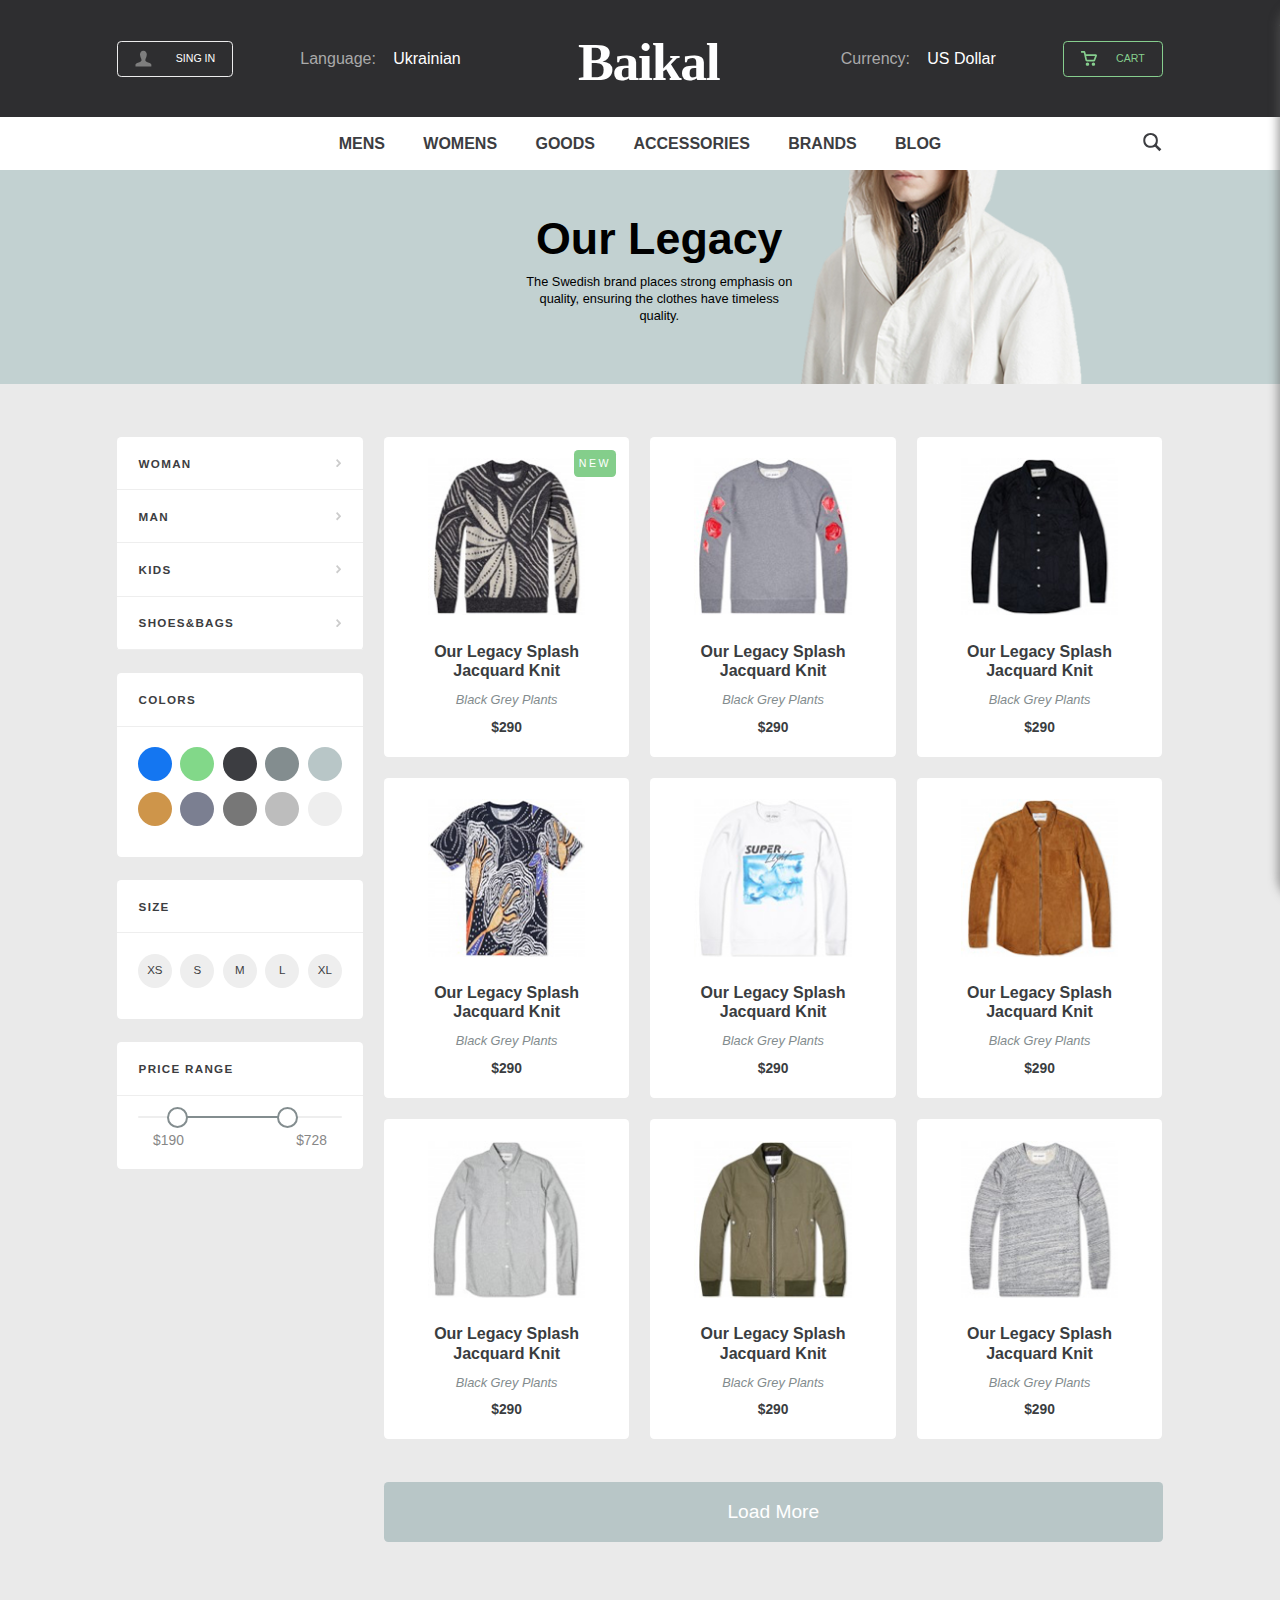
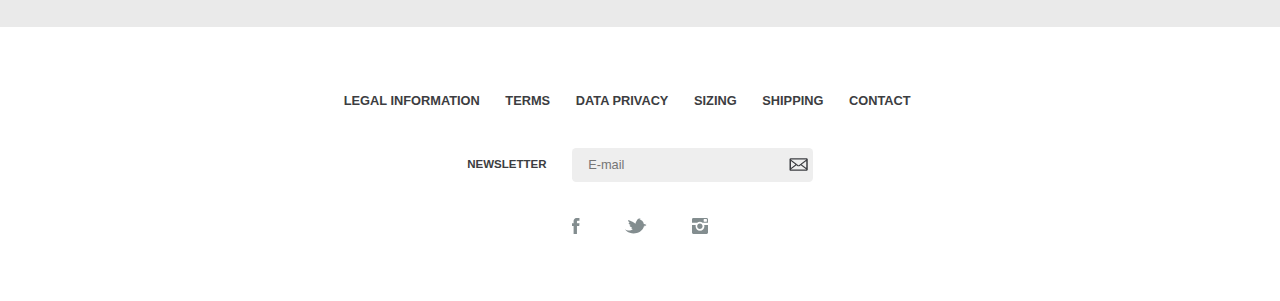
<file: baikal/index.html>
<!DOCTYPE html>
<html lang="en">
<head>
  <meta charset="UTF-8">
  <meta name="viewport" content="width=device-width, initial-scale=1.0">
  <meta http-equiv="X-UA-Compatible" content="ie=edge">
  <title>Baikal</title>
  <link rel="stylesheet" href="css/reset.css" type="text/css">
  <link rel="stylesheet" href="css/style.css" type="text/css">
  <link rel="stylesheet" href="css/flex.css" type="text/css">
  <link rel="stylesheet" href="sass/main.css" type="text/css">
  <link rel="stylesheet" href="sass/queries.css" type="text/css">
  <link rel="stylesheet" href="css/jquery-ui.css" type="text/css">
</head>
<body>
  
  <div id="modal">
    <div id="close_mod"><?xml version="1.0" encoding="iso-8859-1"?>
      <svg version="1.1" id="" xmlns="http://www.w3.org/2000/svg" xmlns:xlink="http://www.w3.org/1999/xlink" x="0px" y="0px"
         viewBox="0 0 212.982 212.982" style="enable-background:new 0 0 212.982 212.982;" xml:space="preserve">
      
        <path style="fill-rule:evenodd;clip-rule:evenodd;" d="M131.804,106.491l75.936-75.936c6.99-6.99,6.99-18.323,0-25.312
          c-6.99-6.99-18.322-6.99-25.312,0l-75.937,75.937L30.554,5.242c-6.99-6.99-18.322-6.99-25.312,0c-6.989,6.99-6.989,18.323,0,25.312
          l75.937,75.936L5.242,182.427c-6.989,6.99-6.989,18.323,0,25.312c6.99,6.99,18.322,6.99,25.312,0l75.937-75.937l75.937,75.937
          c6.989,6.99,18.322,6.99,25.312,0c6.99-6.99,6.99-18.322,0-25.312L131.804,106.491z"/>
      </svg>
      </div>
    <div id="content_modal">
      <form action="">
        <div class="input">
          <input type="text" name="login" placeholder="login">
        </div>
        <div class="input">
          <input type="password" name="password" placeholder="password">
        </div>
        <button class="submit">Sing in</button>
      </form>
    </div>
    </div>

    <div id="black_fill"></div>



  <div id="cart_box" class="main_flex__nowrap flex__jcontent_between flex__align-items_center">

    <div class="title_cart main_flex__nowrap flex__jcontent_between flex__align-items_center">
      <p>Your shopping cart</p>
      <?xml version="1.0" encoding="iso-8859-1"?>
<svg version="1.1" id="next" xmlns="http://www.w3.org/2000/svg" xmlns:xlink="http://www.w3.org/1999/xlink" x="0px" y="0px"
	 viewBox="0 0 477.175 477.175" style="enable-background:new 0 0 477.175 477.175;" xml:space="preserve">
	<path d="M360.731,229.075l-225.1-225.1c-5.3-5.3-13.8-5.3-19.1,0s-5.3,13.8,0,19.1l215.5,215.5l-215.5,215.5
		c-5.3,5.3-5.3,13.8,0,19.1c2.6,2.6,6.1,4,9.5,4c3.4,0,6.9-1.3,9.5-4l225.1-225.1C365.931,242.875,365.931,234.275,360.731,229.075z
		"/>
</svg>

    </div>

    <div class="content_cart"></div>

    <button id="order" type="button">Order</button>

  </div>




  <header class="dark">

    <div id="top">
      <div class="wrap main_flex__nowrap flex__align-items_center flex__jcontent_between">

        <div class="main_flex__nowrap flex__align-items_center">

          <div id="sign" class="btn main_flex__nowrap flex__align-items_center flex__jcontent_between">

            <svg xmlns="http://www.w3.org/2000/svg" xmlns:xlink="http://www.w3.org/1999/xlink"  viewBox="0 0 18 17"><defs><path id="o090a" d="M143.3 59.182c0-1.135-1.711-1.765-2.576-2.107-.522-.216-1.062-.432-1.584-.666-.702-.324-1.423-.702-1.945-1.297-.18-.216-.288-.36-.288-.648 0-.414.108-.828.198-1.224.144-.613.45-1.117.702-1.693.288-.72.397-1.476.54-2.214.055-.325.145-.63.145-.955 0-2.233-1.17-4.195-3.602-4.195-2.43 0-3.6 1.962-3.6 4.195 0 .324.107.63.161.955.162.738.253 1.494.559 2.214.252.576.576 1.08.702 1.693.108.396.198.81.198 1.224 0 .288-.108.432-.288.648-.522.595-1.243.972-1.945 1.297-.522.252-1.062.45-1.584.666-.864.36-2.593.972-2.593 2.107v1.8h16.8v-1.8z"/></defs><g><g transform="translate(-126 -44)"><use  xlink:href="#o090a"/></g></g></svg>

            SING IN

          </div>

          <div id="language">
            Language: <span>Ukrainian</span> 
          </div>
          
        </div>

        <div id="logo">
          <a href="#"><svg xmlns="http://www.w3.org/2000/svg" viewBox="0 0 151 44"><g><g transform="translate(-525 -35)"><g><text dominant-baseline="text-before-edge" style="line-height:28px" fill="#fff" font-family="'Montserrat','Montserrat-Bold'" font-size="56" font-style="none" font-weight="700" transform="translate(525 29)"><tspan style="font-kerning:normal" letter-spacing="-1.4">Baikal</tspan></text></g></g></g></svg></a>
        </div>

        <div class="main_flex__nowrap flex__align-items_center">

          <div id="currency">
            Currency: <span>US Dollar</span>
          </div>

          <div id="cart" class="btn main_flex__nowrap flex__align-items_center flex__jcontent_between">

            <svg xmlns="http://www.w3.org/2000/svg" xmlns:xlink="http://www.w3.org/1999/xlink"  viewBox="0 0 15 14"><defs><path id="ck4na" d="M1011.86 57.85h-6.327c-.677 0-1.291-.484-1.43-1.126l-1.54-7.169h-2.556V48h2.674c.676 0 1.29.484 1.429 1.127l.426 1.984h9.284c.406 0 .764.173.981.476.218.302.263.687.123 1.057l-1.593 4.21c-.219.578-.838.997-1.472.997zm-6.21-1.555h6.21l1.35-3.628h-8.34zm.417 5.705c-.884 0-1.604-.698-1.604-1.556 0-.857.72-1.555 1.604-1.555.885 0 1.604.698 1.604 1.555 0 .858-.72 1.556-1.604 1.556zm5.615 0c-.885 0-1.604-.698-1.604-1.556 0-.857.72-1.555 1.604-1.555.884 0 1.604.698 1.604 1.555 0 .858-.72 1.556-1.604 1.556z"/></defs><g><g transform="translate(-1000 -48)"><use xlink:href="#ck4na"/></g></g></svg>

            CART

          </div>

        </div>
        
      </div>
    </div>

    <div id="menu">
      <div class="wrap main_flex__nowrap flex__jcontent_center flex__align-items_center">

        <nav id="main_nav">
          <div><a href="#">MENS</a></div>
          <div><a href="#">WOMENS</a></div>
          <div><a href="#">GOODS</a></div>
          <div><a href="#">ACCESSORIES</a></div>
          <div><a href="#">BRANDS</a></div>
          <div><a href="#">BLOG</a></div>
        </nav>

        <div id="search_panel">
          <input type="text" placeholder="search">
        </div>

        <div id="search_button">
          <svg xmlns="http://www.w3.org/2000/svg" xmlns:xlink="http://www.w3.org/1999/xlink"  viewBox="0 0 18 18"><defs><path id="6mzpa" d="M1077.117 139.044c-2.738 0-4.982-2.262-4.982-5.043 0-2.8 2.226-5.063 4.982-5.063 2.737 0 4.96 2.282 4.96 5.063 0 2.781-2.223 5.043-4.96 5.043zm6.839-5.043c0-4.19-2.715-6.939-6.84-6.939-4.123 0-6.856 2.75-6.856 6.94s2.733 6.922 6.857 6.922c1.496 0 2.993-.356 4.234-.986l3.99 4.258 1.892-1.89-4.267-4.022c.643-1.242.99-2.763.99-4.283z"/></defs><g><g transform="translate(-1070 -127)"><use fill="#3c3d41" xlink:href="#6mzpa"/></g></g></svg>
        </div>


      </div>
    </div>

  </header>

  <div id="banner">
	<div>
    		<h2>Our Legacy</h2>
    		<p>The Swedish brand places strong emphasis on quality, ensuring the clothes have timeless quality.</p>
	</div>
    <img src="img/banner/banner1.png" alt="banner">
  </div>

  <main class="wrap main_flex__nowrap flex__jcontent_between flex__align-items_start">

    <div id="left_bar">
      
      <div id="category" class="box">

        <div class="list_box">

          <div class="title_box main_flex__nowrap flex__align-items_center flex__jcontent_between">

            <p>WOMAN</p>
            <svg xmlns="http://www.w3.org/2000/svg" xmlns:xlink="http://www.w3.org/1999/xlink"  viewBox="0 0 5 8"><defs><path id="i3xga" d="M318.647 436L316 438.774l1.167 1.225 3.833-4-3.833-4-1.167 1.224 2.647 2.775z"/></defs><g><g transform="translate(-316 -432)"><use  xlink:href="#i3xga"/></g></g></svg>

          </div>

          <div class="list_link">

            <nav>
              <div><a href="#">Jackets</a></div>
              <div><a href="#">Blazers</a></div>
              <div><a href="#">Suits</a></div>
              <div><a href="#">Trousers</a></div>
              <div><a href="#">Jeans</a></div>
              <div><a href="#">Shirts</a></div>
            </nav>

          </div>

        </div>
        <div class="list_box">

          <div class="title_box main_flex__nowrap flex__align-items_center flex__jcontent_between">

            <p>MAN</p>
            <svg xmlns="http://www.w3.org/2000/svg" xmlns:xlink="http://www.w3.org/1999/xlink"  viewBox="0 0 5 8"><defs><path id="i3xga" d="M318.647 436L316 438.774l1.167 1.225 3.833-4-3.833-4-1.167 1.224 2.647 2.775z"/></defs><g><g transform="translate(-316 -432)"><use  xlink:href="#i3xga"/></g></g></svg>

          </div>

          <div class="list_link">

            <nav>
              <div><a href="#">Jackets</a></div>
              <div><a href="#">Blazers</a></div>
              <div><a href="#">Suits</a></div>
              <div><a href="#">Trousers</a></div>
              <div><a href="#">Jeans</a></div>
              <div><a href="#">Shirts</a></div>
            </nav>

          </div>

        </div>
        <div class="list_box">

          <div class="title_box main_flex__nowrap flex__align-items_center flex__jcontent_between">

            <p>KIDS</p>
            <svg xmlns="http://www.w3.org/2000/svg" xmlns:xlink="http://www.w3.org/1999/xlink"  viewBox="0 0 5 8"><defs><path id="i3xga" d="M318.647 436L316 438.774l1.167 1.225 3.833-4-3.833-4-1.167 1.224 2.647 2.775z"/></defs><g><g transform="translate(-316 -432)"><use  xlink:href="#i3xga"/></g></g></svg>

          </div>

          <div class="list_link">

            <nav>
              <div><a href="#">Jackets</a></div>
              <div><a href="#">Blazers</a></div>
              <div><a href="#">Suits</a></div>
              <div><a href="#">Trousers</a></div>
              <div><a href="#">Jeans</a></div>
              <div><a href="#">Shirts</a></div>
            </nav>

          </div>

        </div>
        <div class="list_box">

          <div class="title_box main_flex__nowrap flex__align-items_center flex__jcontent_between">

            <p>SHOES&BAGS</p>
            <svg xmlns="http://www.w3.org/2000/svg" xmlns:xlink="http://www.w3.org/1999/xlink"  viewBox="0 0 5 8"><defs><path id="i3xga" d="M318.647 436L316 438.774l1.167 1.225 3.833-4-3.833-4-1.167 1.224 2.647 2.775z"/></defs><g><g transform="translate(-316 -432)"><use  xlink:href="#i3xga"/></g></g></svg>

          </div>

          <div class="list_link">

            <nav>
              <div><a href="#">Jackets</a></div>
              <div><a href="#">Blazers</a></div>
              <div><a href="#">Suits</a></div>
              <div><a href="#">Trousers</a></div>
              <div><a href="#">Jeans</a></div>
              <div><a href="#">Shirts</a></div>
            </nav>

          </div>

        </div>

      </div>

      <div class="filter_box box">

        <div class="title_filter main_flex__nowrap flex__jcontent_start flex__align-items_center">
          <p>COLORS</p> 
        </div>

        <div class="content_filter">
          <ul class="list_filter main_flex flex__jcontent_start flex__align-items_start color_list">
            <li>
              
              <input type="checkbox" id="color1">
              <label style="background-color: #1476f1" for="color1"></label>
            </li>
            <li>
              
              <input type="checkbox" id="color2">
              <label style="background-color: #82d889" for="color2"></label>
            </li>
            <li>
              
              <input type="checkbox" id="color3">
              <label style="background-color: #3c3d41" for="color3"></label>
            </li>
            <li>
              
              <input type="checkbox" id="color4">
              <label style="background-color: #838d8f" for="color4"></label>
            </li>
            <li>
              
              <input type="checkbox" id="color5">
              <label style="background-color: #b8c6c7" for="color5"></label>
            </li>
            <li>
              
              <input type="checkbox" id="color6">
              <label style="background-color: #ce954a" for="color6"></label>
            </li>
            <li>
              
              <input type="checkbox" id="color7">
              <label style="background-color: #7b7f91" for="color7"></label>
            </li>
            <li>
              
              <input type="checkbox" id="color8">
              <label style="background-color: #777777" for="color8"></label>
            </li>
            <li>
             
              <input type="checkbox" id="color9">
              <label style="background-color: #bdbdbd" for="color9"></label>
            </li>
            <li>
              
              <input type="checkbox" id="color10">
              <label style="background-color: #eeeeee" for="color10"></label>
            </li>
          </ul>
        </div>

      </div>

      <div class="filter_box box">

        <div class="title_filter main_flex__nowrap flex__jcontent_start flex__align-items_center">
          <p>SIZE</p> 
        </div>

        <div class="content_filter">
          <ul class="list_filter main_flex flex__jcontent_start flex__align-items_start">
            <li>
              <input type="checkbox" id="size1">
              <label for="size1">XS</label>
            </li>
            
            <li>
              <input type="checkbox" id="size2">
              <label for="size2">S</label>
            </li>
            
            <li>
              <input type="checkbox" id="size3">
              <label for="size3">M</label>
            </li>
            
            <li>
              <input type="checkbox" id="size4">
              <label for="size4">L</label>
            </li>
            
            <li>
              <input type="checkbox" id="size5">
              <label for="size5">XL</label>
            </li>
            
          </ul>
        </div>

      </div>

      <div class="filter_box box">

        <div class="title_filter main_flex__nowrap flex__jcontent_start flex__align-items_center">
          <p>PRICE RANGE</p> 
        </div>

        <div class="content_filter">
          
          <div id="slider_price"></div>

          <div class="price_box main_flex__nowrap flex__jcontent_between flex__align-items_center">
            <input type="text" name="minPrice" value="">
            <input type="text" name="maxPrice" value="">
          </div>

        </div>

      </div>

    </div>

    <div id="right_bar">

      <div class="list_product main_flex flex__jcontent_start flex__align-items_start">

          <a class="product box main_flex__nowrap flex__jcontent_center flex__align-items_center">
            <div class="tag box">
              new
            </div>
            <div class="img_product">
              <img src="img/towar/Image1.png" alt="towar1">
            </div>
            <h2>Our Legacy Splash Jacquard Knit</h2>
            <p>Black Grey Plants</p>
            <p class="price">$290</p>
          </a>
          <a class="product box main_flex__nowrap flex__jcontent_center flex__align-items_center">

            <div class="img_product">
              <img src="img/towar/Image2.png" alt="towar2">
            </div>
            <h2>Our Legacy Splash Jacquard Knit</h2>
            <p>Black Grey Plants</p>
            <p class="price">$290</p>
          </a>
          <a class="product box main_flex__nowrap flex__jcontent_center flex__align-items_center">

            <div class="img_product">
              <img src="img/towar/Image3.png" alt="towar3">
            </div>
            <h2>Our Legacy Splash Jacquard Knit</h2>
            <p>Black Grey Plants</p>
            <p class="price">$290</p>
          </a>
          
          <a class="product box main_flex__nowrap flex__jcontent_center flex__align-items_center">

            <div class="img_product">
              <img src="img/towar/Image4.png" alt="towar4">
            </div>
            <h2>Our Legacy Splash Jacquard Knit</h2>
            <p>Black Grey Plants</p>
            <p class="price">$290</p>
          </a>
          <a class="product box main_flex__nowrap flex__jcontent_center flex__align-items_center">

            <div class="img_product">
              <img src="img/towar/Image5.png" alt="towar5">
            </div>
            <h2>Our Legacy Splash Jacquard Knit</h2>
            <p>Black Grey Plants</p>
            <p class="price">$290</p>
          </a>
          <a class="product box main_flex__nowrap flex__jcontent_center flex__align-items_center">

            <div class="img_product">
              <img src="img/towar/Image6.png" alt="towar6">
            </div>
            <h2>Our Legacy Splash Jacquard Knit</h2>
            <p>Black Grey Plants</p>
            <p class="price">$290</p>
          </a>

          <a class="product box main_flex__nowrap flex__jcontent_center flex__align-items_center">

            <div class="img_product">
              <img src="img/towar/Image7.png" alt="towar7">
            </div>
            <h2>Our Legacy Splash Jacquard Knit</h2>
            <p>Black Grey Plants</p>
            <p class="price">$290</p>
          </a>
          <a class="product box main_flex__nowrap flex__jcontent_center flex__align-items_center">

            <div class="img_product">
              <img src="img/towar/Image8.png" alt="towar8">
            </div>
            <h2>Our Legacy Splash Jacquard Knit</h2>
            <p>Black Grey Plants</p>
            <p class="price">$290</p>
          </a>
          <a class="product box main_flex__nowrap flex__jcontent_center flex__align-items_center">

            <div class="img_product">
              <img src="img/towar/Image9.png" alt="towar9">
            </div>
            <h2>Our Legacy Splash Jacquard Knit</h2>
            <p>Black Grey Plants</p>
            <p class="price">$290</p>
          </a>

      </div>

      <button id="load_more" type="button">
        Load More
      </button>

    </div>

  </main>

  <footer>
    <div class="wrap">
      <div>
        <nav id="footer_nav" class="main_flex__nowrap flex__jcontent_center flex__align-items_center">
          <div><a href="#">LEGAL INFORMATION</a></div>
          <div><a href="#">TERMS</a></div>
          <div><a href="#">DATA PRIVACY</a></div>
          <div><a href="#">SIZING</a></div>
          <div><a href="#">SHIPPING</a></div>
          <div><a href="#">CONTACT</a></div>
        </nav>
      </div>
      <div id="newsletter" class="main_flex__nowrap flex__jcontent_center flex__align-items_center">
        <p>NEWSLETTER</p>
        <input type="text" placeholder="E-mail">
      </div>
      <div>
        <ul id="soc_list" class="main_flex__nowrap flex__jcontent_center flex__align-items_center">
          <li><a target="_blank" href="#"><svg xmlns="http://www.w3.org/2000/svg" xmlns:xlink="http://www.w3.org/1999/xlink"  viewBox="0 0 8 16"><defs><path id="z4pda" d="M553.505 1698.18h-2.556v-1.66c0-.623.417-.769.71-.769h1.804v-2.741l-2.484-.01c-2.757 0-3.384 2.045-3.384 3.353v1.828H546v2.825h1.595V1709h3.354v-7.994h2.263z"/></defs><g><g transform="translate(-546 -1693)"><use  xlink:href="#z4pda"/></g></g></svg></a>
          </li>

          <li><a target="_blank" href="#"><svg xmlns="http://www.w3.org/2000/svg" xmlns:xlink="http://www.w3.org/1999/xlink"  viewBox="0 0 18 13"><defs><path id="987na" d="M606.953 1697.28c-.011-.005-.023-.018-.034-.029a3.155 3.155 0 0 0-2.309-.836l-.027-.06c.006-.006.011-.006.017-.006.802-.176 1.277-.358 1.419-.556.049-.16-.01-.248-.186-.27-.404.05-.775.132-1.108.26.42-.26.584-.441.491-.535-.414.011-.862.215-1.332.617.175-.287.24-.441.197-.469a3.75 3.75 0 0 0-.59.48c-.355.38-.638.732-.857 1.052l-.01.027a9.202 9.202 0 0 0-1.19 2.654l-.088.067-.016.015a4.417 4.417 0 0 0-1.228-1.025 14.77 14.77 0 0 0-2.02-1.028 17.538 17.538 0 0 0-2.571-1.035c-.005.93.47 1.673 1.414 2.213v.016a3.138 3.138 0 0 0-.966.138c.06.865.698 1.46 1.91 1.79l-.006.016a1.42 1.42 0 0 0-1.173.463c.398.749 1.103 1.106 2.124 1.079-.203.1-.36.208-.464.33-.186.188-.246.408-.186.661.218.38.611.556 1.19.529l.032.038-.016.017c-.999.991-2.205 1.437-3.62 1.343l-.021.011c-.862-.006-1.785-.402-2.784-1.194 1.005 1.386 2.337 2.388 3.985 3.017 1.889.6 3.778.644 5.66.131h.033c1.83-.506 3.38-1.547 4.657-3.121.59-.826.96-1.613 1.108-2.368.955.033 1.643-.23 2.069-.792l-.01-.017c-.318.11-.94.078-1.863-.104v-.1c0-.005 0-.005.006 0 1.01-.11 1.605-.423 1.796-.942a2.931 2.931 0 0 1-2.086.023c-.125-.915-.572-1.746-1.347-2.5z"/></defs><g><g transform="translate(-593 -1695)"><use xlink:href="#987na"/></g></g></svg></a>
          </li>

          <li><a target="_blank" href="#"><svg xmlns="http://www.w3.org/2000/svg" xmlns:xlink="http://www.w3.org/1999/xlink"  viewBox="0 0 15 15"><defs><path id="dhe8a" d="M643.252 1694c-.683 0-1.252.613-1.252 1.29v3.242h4.837c.762-.552 1.57-1.024 2.545-1.024.945 0 1.798.472 2.545 1.024H657v-3.242c0-.677-.61-1.29-1.34-1.29zm12.21 3.52h-1.996c-.29 0-.533-.2-.533-.436v-1.632c0-.237.243-.425.533-.425h1.996c.29 0 .516.188.516.425v1.632c0 .237-.226.436-.516.436zm-3.535 4.188c0-1.463-1.143-2.64-2.545-2.64s-2.545 1.177-2.545 2.64 1.143 2.655 2.545 2.655 2.545-1.192 2.545-2.655zm1.715-.063c0 2.32-1.854 4.197-4.133 4.197-2.28 0-4.135-1.876-4.135-4.197 0-.334.032-.668.126-.986H642v6.998c0 .733.569 1.343 1.252 1.343h12.5c.681 0 1.248-.61 1.248-1.343v-6.998h-3.732c.344.318.374.652.374.986z"/></defs><g><g transform="translate(-642 -1694)"><use xlink:href="#dhe8a"/></g></g></svg></a>
          </li>
        </ul>
      </div>
    </div>
  </footer>





<script src="js/jquery-3.3.1.min.js"></script>
<script src="js/jquery.js"></script>
<script src="js/jquery-ui.min.js"></script>
<script src="js/control.js"></script>

</body>
</html>
</file>
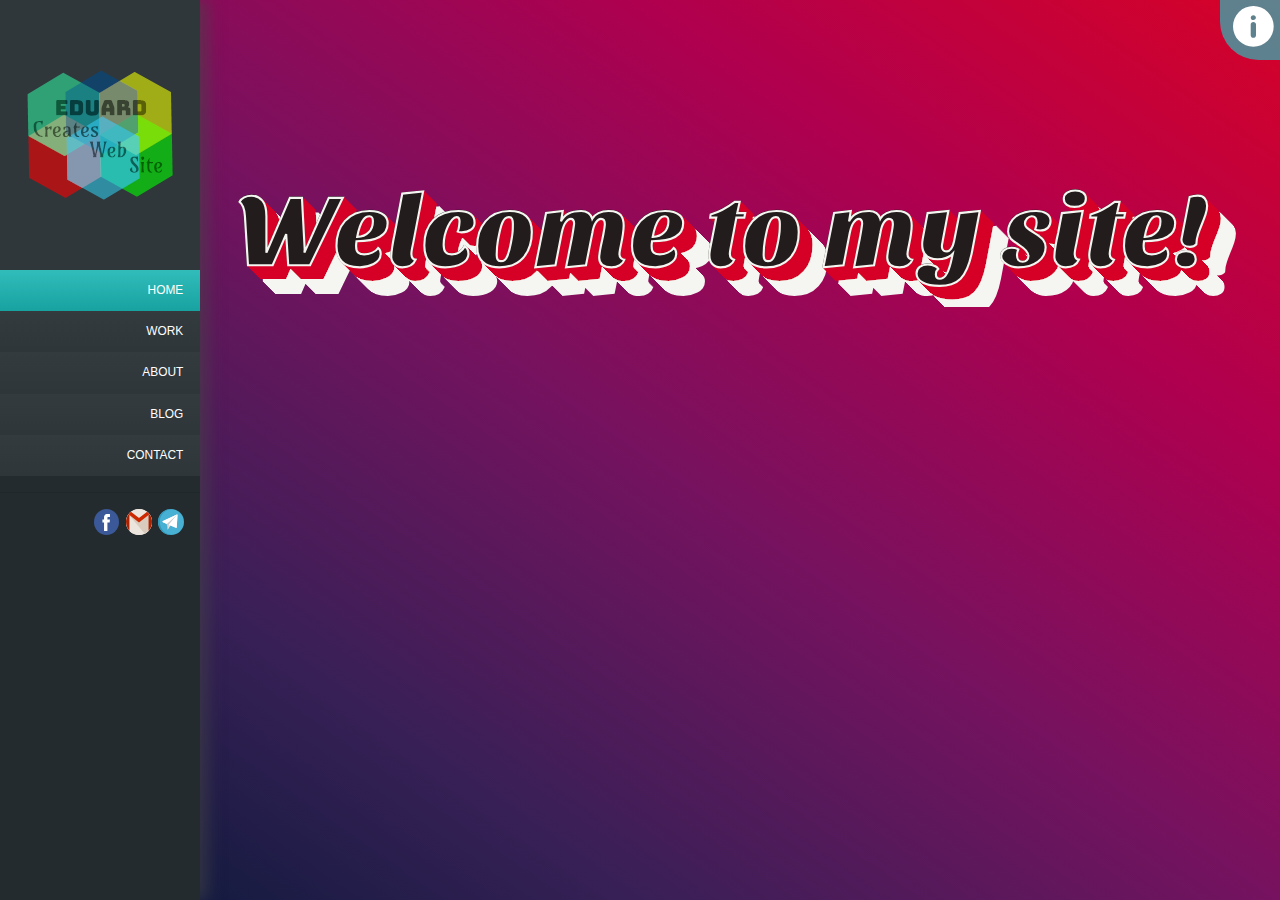
<file: edportfolio/index.html>
<!DOCTYPE html>
<html lang="en">

<head>
  <meta charset="UTF-8">
  <meta name="viewport" content="width=device-width, initial-scale=1.0">
  <meta http-equiv="X-UA-Compatible" content="ie=edge">
  <title>red4ed</title>
  <link rel="stylesheet" href="css/reset.css" type="text/css">
  <link rel="stylesheet" href="css/style.css" type="text/css">
  <link rel="stylesheet" href="css/flex.css" type="text/css">
  <link rel="stylesheet" href="sass/main.css" type="text/css">
  <link rel="stylesheet" href="sass/queries.css" type="text/css">
</head>

<body>

  <div id="info_box">
    <div class="info_share">
      <svg version="1.1" id="" xmlns="http://www.w3.org/2000/svg" xmlns:xlink="http://www.w3.org/1999/xlink" x="0px" y="0px"
        viewBox="0 0 348.077 348.077" style="enable-background:new 0 0 348.077 348.077;" xml:space="preserve">

        <path d="M340.273,275.083l-53.755-53.761c-10.707-10.664-28.438-10.34-39.518,0.744l-27.082,27.076
             c-1.711-0.943-3.482-1.928-5.344-2.973c-17.102-9.476-40.509-22.464-65.14-47.113c-24.704-24.701-37.704-48.144-47.209-65.257
             c-1.003-1.813-1.964-3.561-2.913-5.221l18.176-18.149l8.936-8.947c11.097-11.1,11.403-28.826,0.721-39.521L73.39,8.194
             C62.708-2.486,44.969-2.162,33.872,8.938l-15.15,15.237l0.414,0.411c-5.08,6.482-9.325,13.958-12.484,22.02
             C3.74,54.28,1.927,61.603,1.098,68.941C-6,127.785,20.89,181.564,93.866,254.541c100.875,100.868,182.167,93.248,185.674,92.876
             c7.638-0.913,14.958-2.738,22.397-5.627c7.992-3.122,15.463-7.361,21.941-12.43l0.331,0.294l15.348-15.029
             C350.631,303.527,350.95,285.795,340.273,275.083z" />

      </svg>
      <div>
        <p>+380938102013</p>
        <p>+380953200655</p> 
      </div>    
    </div>
    <div class="info_share">
      <svg version="1.1" id="" xmlns="http://www.w3.org/2000/svg" xmlns:xlink="http://www.w3.org/1999/xlink" x="0px" y="0px"
        viewBox="0 0 348.165 348.165" style="enable-background:new 0 0 348.165 348.165;" xml:space="preserve">

        <polygon points="0,60.58 0,71.921 174.083,193.19 348.165,71.921 348.165,60.58 		" />
        <polygon points="174.083,217.356 71.545,145.228 0,95.39 0,287.585 348.165,287.585 348.165,95.39 
           276.62,145.228 		" />

      </svg>
      silverbugay@gmail.com
    </div>
  </div>





  <header class="flex__jcontent_start">
    <div id="logo" class="main_flex__nowrap flex__jcontent_center flex__align-items_center">
      <img src="img/pages/logo.png" alt="logo">    
    </div>


    <button type="button" id="menu_btn">Menu</button>



    <nav id="main_nav">
      <div><a class="active" href="index.html">Home</a></div>
      <div><a href="work.html">Work</a></div>
      <div><a href="about.html">About</a></div>
      <div><a href="blog.html">Blog</a></div>
      <!-- <div><a href="services.html">Services</a></div> -->
      <div><a href="contact.html">Contact</a></div>
    </nav>

    <!-- <div id="filter">
      <div id="title_filter" class="main_flex__nowrap flex__jcontent_end flex__align-content_center flex__align-items_center">
        Filter <img src="img/icon/grid.svg" alt="menu">
      </div>
      <div id="text_filter">
        <div><a class="active" href="#">All Works</a></div>
        <div><a href="#">web design</a></div>
        <div><a href="#">illustration</a></div>
        <div><a href="#">photography</a></div>
        <div><a href="#">wallpapers</a></div>
        <div><a href="#">brochures</a></div>
      </div>

    </div> -->

    <div id="soc_bar" class="main_flex__nowrap flex__jcontent_end flex__align-items_center">
      <a title="Facebook" href="https://www.facebook.com/eduard.shchudlo"><img src="img/icon/facebook.svg" alt="Facebook"></a>
      <a title="Gmail" href="https://silverbugay@gmail.com"><img src="img/icon/gmail.svg" alt="Gmail"></a>
      <a title="Telegram" href="tg://resolve?domain=red4ed"><img src="img/icon/telegram.svg" alt="Telegram"></a>
    </div>






  </header>


    <div class="worl_list">
      
      <div class="welcome">
      <svg xmlns="http://www.w3.org/2000/svg" viewBox="0 0 500 150"><defs><filter id="editing-vintage" x="-100%" y="-100%" width="300%" height="300%"><feConvolveMatrix in="SourceGraphic" result="extrude" order="13,13" divisor="1" kernelMatrix="1,0,0,0,0,0,0,0,0,0,0,0,0,0,1,0,0,0,0,0,0,0,0,0,0,0,0,0,1,0,0,0,0,0,0,0,0,0,0,0,0,0,1,0,0,0,0,0,0,0,0,0,0,0,0,0,1,0,0,0,0,0,0,0,0,0,0,0,0,0,1,0,0,0,0,0,0,0,0,0,0,0,0,0,1,0,0,0,0,0,0,0,0,0,0,0,0,0,1,0,0,0,0,0,0,0,0,0,0,0,0,0,1,0,0,0,0,0,0,0,0,0,0,0,0,0,1,0,0,0,0,0,0,0,0,0,0,0,0,0,1,0,0,0,0,0,0,0,0,0,0,0,0,0,1,0,0,0,0,0,0,0,0,0,0,0,0,0,1"> </feConvolveMatrix><feFlood flood-color="#d60227" result="flood-extrude"></feFlood><feComposite operator="in" in="flood-extrude" in2="extrude" result="extrude-color"></feComposite><feOffset dx="7" dy="7" in="extrude-color" result="extrude-offset"></feOffset><feColorMatrix in="SourceGraphic" result="stroke" type="matrix" values="0 0 0 0 0 0 0 0 0 0 0 0 0 0 0 0 1 0 0 0 "></feColorMatrix><feColorMatrix in="SourceGraphic" result="fill" type="matrix" values="0 0 0 0 0 0 0 0 0 0 0 0 0 0 0 1 0 0 1 0 "></feColorMatrix><feConvolveMatrix in="stroke" result="inner-shadow" order="5,5" divisor="1" kernelMatrix="1 0 0 0 0 0 1 0 0 0 0 0 1 0 0 0 0 0 1 0 0 0 0 0 1 "></feConvolveMatrix><feOffset dx="1" dy="1" in="inner-shadow" result="offset"></feOffset><feComposite operator="in" in="offset" in2="SourceAlpha" result="comp"></feComposite><feFlood flood-color="#221f1f" result="flood3"></feFlood><feComposite operator="in" in="flood3" in2="comp" result="comp2"></feComposite><feColorMatrix in="comp2" result="comp3" type="matrix" values="1 0 0 0 0 0 1 0 0 0 0 0 1 0 0 0 0 0 0.5 0 "></feColorMatrix><feFlood flood-color="#221f1f" result="flood1"></feFlood><feComposite operator="in" in="flood1" in2="fill" result="fill2"></feComposite><feFlood flood-color="#fff" result="flood2"></feFlood><feComposite operator="in" in="flood2" in2="stroke" result="stroke2"></feComposite><feMerge result="obj"><feMergeNode in="extrude-offset"></feMergeNode><feMergeNode in="fill2"></feMergeNode><feMergeNode in="comp3"></feMergeNode></feMerge><feConvolveMatrix in="SourceAlpha" result="shadow" order="13,13" divisor="1" kernelMatrix="1,0,0,0,0,0,0,0,0,0,0,0,0,0,1,0,0,0,0,0,0,0,0,0,0,0,0,0,1,0,0,0,0,0,0,0,0,0,0,0,0,0,1,0,0,0,0,0,0,0,0,0,0,0,0,0,1,0,0,0,0,0,0,0,0,0,0,0,0,0,1,0,0,0,0,0,0,0,0,0,0,0,0,0,1,0,0,0,0,0,0,0,0,0,0,0,0,0,1,0,0,0,0,0,0,0,0,0,0,0,0,0,1,0,0,0,0,0,0,0,0,0,0,0,0,0,1,0,0,0,0,0,0,0,0,0,0,0,0,0,1,0,0,0,0,0,0,0,0,0,0,0,0,0,1,0,0,0,0,0,0,0,0,0,0,0,0,0,1"></feConvolveMatrix><feOffset dx="21" dy="21" in="shadow" result="shadow-offset"></feOffset><feFlood flood-color="#f5f5f1" result="flood-shadow"></feFlood><feComposite operator="in" in="flood-shadow" in2="shadow-offset" result="shadow-color"></feComposite><feMerge><feMergeNode in="shadow-color"></feMergeNode><feMergeNode in="obj"></feMergeNode></feMerge></filter></defs><g transform="translate(-13,-13)"><g filter="url(#editing-vintage)"><g transform="translate(-226.14216899871826, 121.39374923706055)"><path d="M4.20-62L4.20-62L4.20-62Q5.60-64.80 8.65-66.35L8.65-66.35L8.65-66.35Q11.70-67.90 15.90-67.90L15.90-67.90L15.90-67.90Q22.50-67.90 26.45-63.15L26.45-63.15L26.45-63.15Q30.40-58.40 30.40-48L30.40-48L30.40-12.30L53.30-65.90L65.10-65.90L67.80-15.30L67.50-12.40L91.30-65.90L105-65.90L73 0L51.70 0L49.70-30.40L36.50 0L12.40 0L9.40-48L9.40-48Q9.10-53.40 7.65-56.95L7.65-56.95L7.65-56.95Q6.20-60.50 4.20-62ZM139.50-16.90L139.50-16.90L139.50-16.90Q142-15.20 142-11.45L142-11.45L142-11.45Q142-7.70 140.10-5.30L140.10-5.30L140.10-5.30Q138.20-2.90 135.10-1.30L135.10-1.30L135.10-1.30Q128.70 2 121.80 2L121.80 2L121.80 2Q114.90 2 110.85 0.50L110.85 0.50L110.85 0.50Q106.80-1 104.10-3.80L104.10-3.80L104.10-3.80Q98.80-9.10 98.80-18.80L98.80-18.80L98.80-18.80Q98.80-33.90 107-43.10L107-43.10L107-43.10Q115.80-53 131.10-53L131.10-53L131.10-53Q140.60-53 145.30-49L145.30-49L145.30-49Q148.80-46 148.80-41.10L148.80-41.10L148.80-41.10Q148.80-23.50 118.40-23.50L118.40-23.50L118.40-23.50Q118-20.90 118-18.70L118-18.70L118-18.70Q118-14.10 120.05-12.35L120.05-12.35L120.05-12.35Q122.10-10.60 125.90-10.60L125.90-10.60L125.90-10.60Q129.70-10.60 133.75-12.35L133.75-12.35L133.75-12.35Q137.80-14.10 139.50-16.90ZM119.10-27.80L119.10-27.80L119.10-27.80Q126.20-27.80 130.30-32.20L130.30-32.20L130.30-32.20Q134.40-36.40 134.40-43.10L134.40-43.10L134.40-43.10Q134.40-45.40 133.55-46.65L133.55-46.65L133.55-46.65Q132.70-47.90 131-47.90L131-47.90L131-47.90Q129.30-47.90 127.85-47.25L127.85-47.25L127.85-47.25Q126.40-46.60 124.90-44.40L124.90-44.40L124.90-44.40Q121.20-39.40 119.10-27.80ZM176.10-5.50L176.10-5.50L176.10-5.50Q173 2 163.10 2L163.10 2L163.10 2Q158.10 2 154.90-1.50L154.90-1.50L154.90-1.50Q152.30-4.40 152.30-7.70L152.30-7.70L152.30-7.70Q152.30-15.20 155.80-31.60L155.80-31.60L163.10-70L183.40-72L173.70-21.40L173.70-21.40Q172-14 172-11.40L172-11.40L172-11.40Q172-5.70 176.10-5.50ZM233.70-41.60L233.70-41.60L233.70-41.60Q233.70-37.40 230.20-34.80L230.20-34.80L230.20-34.80Q226.70-32.20 221-32.20L221-32.20L221-32.20Q218.60-32.20 217.20-32.90L217.20-32.90L217.20-32.90Q218.30-35.50 218.65-38.75L218.65-38.75L218.65-38.75Q219-42 219-42.90L219-42.90L219-42.90Q219-47.10 216.10-47.10L216.10-47.10L216.10-47.10Q214.10-47.10 211.85-44.60L211.85-44.60L211.85-44.60Q209.60-42.10 207.70-38.20L207.70-38.20L207.70-38.20Q203.50-29.20 203.50-20.10L203.50-20.10L203.50-20.10Q203.50-15.10 205.40-12.85L205.40-12.85L205.40-12.85Q207.30-10.60 211.50-10.60L211.50-10.60L211.50-10.60Q217.30-10.60 221.90-15.40L221.90-15.40L221.90-15.40Q223.20-16.90 223.90-18.60L223.90-18.60L223.90-18.60Q227.70-16.60 227.70-11.10L227.70-11.10L227.70-11.10Q227.70-5.50 221.50-1.80L221.50-1.80L221.50-1.80Q215.10 2 204.90 2L204.90 2L204.90 2Q184.60 2 184.60-19.50L184.60-19.50L184.60-19.50Q184.60-35.20 193.50-44.20L193.50-44.20L193.50-44.20Q202.10-53 217.90-53L217.90-53L217.90-53Q233.70-53 233.70-41.60ZM258.20 2L258.20 2L258.20 2Q236.20 2 236.20-18.70L236.20-18.70L236.20-18.70Q236.20-33.40 244.30-42.90L244.30-42.90L244.30-42.90Q252.90-53 267.80-53L267.80-53L267.80-53Q278.60-53 284.10-48L284.10-48L284.10-48Q289.60-43 289.60-32.50L289.60-32.50L289.60-32.50Q289.60-16.50 281-7.20L281-7.20L281-7.20Q272.60 2 258.20 2ZM260.80-41.50L260.80-41.50L260.80-41.50Q259.60-38.80 258.65-34.75L258.65-34.75L258.65-34.75Q257.70-30.70 256.50-24.30L256.50-24.30L256.50-24.30Q255.30-17.90 255.30-10L255.30-10L255.30-10Q255.30-7.40 256.15-5.70L256.15-5.70L256.15-5.70Q257-4 259.30-4L259.30-4L259.30-4Q261.60-4 263.05-5.10L263.05-5.10L263.05-5.10Q264.50-6.20 265.60-8.80L265.60-8.80L265.60-8.80Q267.60-13.40 269.20-21.95L269.20-21.95L269.20-21.95Q270.80-30.50 270.95-34.20L270.95-34.20L270.95-34.20Q271.10-37.90 271.10-40.65L271.10-40.65L271.10-40.65Q271.10-43.40 270.30-45.20L270.30-45.20L270.30-45.20Q269.50-47 267.25-47L267.25-47L267.25-47Q265-47 263.50-45.60L263.50-45.60L263.50-45.60Q262-44.20 260.80-41.50ZM367.50 2L367.50 2L367.50 2Q355.40 2 355.40-7.40L355.40-7.40L355.40-7.40Q355.40-11.50 357.15-19.45L357.15-19.45L357.15-19.45Q358.90-27.40 359.50-30.60L359.50-30.60L359.50-30.60Q360.90-37.90 360.90-40.20L360.90-40.20L360.90-40.20Q360.90-45.30 357.10-45.30L357.10-45.30L357.10-45.30Q354.60-45.30 352.20-41.85L352.20-41.85L352.20-41.85Q349.80-38.40 348.70-31.50L348.70-31.50L342.50 0L323 2L328.40-25.20L328.40-25.20Q329.30-29.70 330.10-34.80L330.10-34.80L330.10-34.80Q330.90-39.90 330.90-40.70L330.90-40.70L330.90-40.70Q330.90-45.30 327.50-45.30L327.50-45.30L327.50-45.30Q325.20-45.30 322.70-41.90L322.70-41.90L322.70-41.90Q320.20-38.50 318.80-31.50L318.80-31.50L312.70 0L293 2L303.50-51L319.80-53L318.10-42.90L318.10-42.90Q320.70-48.30 325.50-50.65L325.50-50.65L325.50-50.65Q330.30-53 337.80-53L337.80-53L337.80-53Q342.10-53 344.90-50.90L344.90-50.90L344.90-50.90Q347.70-48.80 348.60-45.40L348.60-45.40L348.60-45.40Q350.30-48.90 354.65-50.95L354.65-50.95L354.65-50.95Q359-53 364.35-53L364.35-53L364.35-53Q369.70-53 372.35-51.85L372.35-51.85L372.35-51.85Q375-50.70 376.60-48.80L376.60-48.80L376.60-48.80Q379.30-45.30 379.30-38.90L379.30-38.90L379.30-38.90Q379.30-32.60 376.60-19.50L376.60-19.50L376.60-19.50Q375.20-13.10 375.20-10.75L375.20-10.75L375.20-10.75Q375.20-8.40 376.55-7L376.55-7L376.55-7Q377.90-5.60 379.90-5.40L379.90-5.40L379.90-5.40Q378.90-2 375.45 0L375.45 0L375.45 0Q372 2 367.50 2ZM428.10-16.90L428.10-16.90L428.10-16.90Q430.60-15.20 430.60-11.45L430.60-11.45L430.60-11.45Q430.60-7.70 428.70-5.30L428.70-5.30L428.70-5.30Q426.80-2.90 423.70-1.30L423.70-1.30L423.70-1.30Q417.30 2 410.40 2L410.40 2L410.40 2Q403.50 2 399.45 0.50L399.45 0.50L399.45 0.50Q395.40-1 392.70-3.80L392.70-3.80L392.70-3.80Q387.40-9.10 387.40-18.80L387.40-18.80L387.40-18.80Q387.40-33.90 395.60-43.10L395.60-43.10L395.60-43.10Q404.40-53 419.70-53L419.70-53L419.70-53Q429.20-53 433.90-49L433.90-49L433.90-49Q437.40-46 437.40-41.10L437.40-41.10L437.40-41.10Q437.40-23.50 407.00-23.50L407.00-23.50L407.00-23.50Q406.60-20.90 406.60-18.70L406.60-18.70L406.60-18.70Q406.60-14.10 408.65-12.35L408.65-12.35L408.65-12.35Q410.70-10.60 414.50-10.60L414.50-10.60L414.50-10.60Q418.30-10.60 422.35-12.35L422.35-12.35L422.35-12.35Q426.40-14.10 428.10-16.90ZM407.70-27.80L407.70-27.80L407.70-27.80Q414.80-27.80 418.90-32.20L418.90-32.20L418.90-32.20Q423.00-36.40 423.00-43.10L423.00-43.10L423.00-43.10Q423.00-45.40 422.15-46.65L422.15-46.65L422.15-46.65Q421.30-47.90 419.60-47.90L419.60-47.90L419.60-47.90Q417.90-47.90 416.45-47.25L416.45-47.25L416.45-47.25Q415.00-46.60 413.50-44.40L413.50-44.40L413.50-44.40Q409.80-39.40 407.70-27.80ZM463.00-10L463.00-10L463.00-10Q463.00-12.70 464.40-19.50L464.40-19.50L469.70-46.50L463.80-46.50L464.20-49.50L464.20-49.50Q476.20-53.10 487.80-61.90L487.80-61.90L492.60-61.90L490.20-51L498.00-51L497.10-46.50L489.40-46.50L484.30-19.50L484.30-19.50Q483.00-13.30 483.00-11.20L483.00-11.20L483.00-11.20Q483.00-6.40 487.20-5.40L487.20-5.40L487.20-5.40Q486.20-2 482.60 0L482.60 0L482.60 0Q479.00 2 473.90 2L473.90 2L473.90 2Q468.80 2 465.90-1.20L465.90-1.20L465.90-1.20Q463.00-4.40 463.00-10ZM518.90 2L518.90 2L518.90 2Q496.90 2 496.90-18.70L496.90-18.70L496.90-18.70Q496.90-33.40 505.00-42.90L505.00-42.90L505.00-42.90Q513.60-53 528.50-53L528.50-53L528.50-53Q539.30-53 544.80-48L544.80-48L544.80-48Q550.30-43 550.30-32.50L550.30-32.50L550.30-32.50Q550.30-16.50 541.70-7.20L541.70-7.20L541.70-7.20Q533.30 2 518.90 2ZM521.50-41.50L521.50-41.50L521.50-41.50Q520.30-38.80 519.35-34.75L519.35-34.75L519.35-34.75Q518.40-30.70 517.20-24.30L517.20-24.30L517.20-24.30Q516.00-17.90 516.00-10L516.00-10L516.00-10Q516.00-7.40 516.85-5.70L516.85-5.70L516.85-5.70Q517.70-4 520.00-4L520.00-4L520.00-4Q522.30-4 523.75-5.10L523.75-5.10L523.75-5.10Q525.20-6.20 526.30-8.80L526.30-8.80L526.30-8.80Q528.30-13.40 529.90-21.95L529.90-21.95L529.90-21.95Q531.50-30.50 531.65-34.20L531.65-34.20L531.65-34.20Q531.80-37.90 531.80-40.65L531.80-40.65L531.80-40.65Q531.80-43.40 531.00-45.20L531.00-45.20L531.00-45.20Q530.20-47 527.95-47L527.95-47L527.95-47Q525.70-47 524.20-45.60L524.20-45.60L524.20-45.60Q522.70-44.20 521.50-41.50ZM648.80 2L648.80 2L648.80 2Q636.70 2 636.70-7.40L636.70-7.40L636.70-7.40Q636.70-11.50 638.45-19.45L638.45-19.45L638.45-19.45Q640.20-27.40 640.80-30.60L640.80-30.60L640.80-30.60Q642.20-37.90 642.20-40.20L642.20-40.20L642.20-40.20Q642.20-45.30 638.40-45.30L638.40-45.30L638.40-45.30Q635.90-45.30 633.50-41.85L633.50-41.85L633.50-41.85Q631.10-38.40 630.00-31.50L630.00-31.50L623.80 0L604.30 2L609.70-25.20L609.70-25.20Q610.60-29.70 611.40-34.80L611.40-34.80L611.40-34.80Q612.20-39.90 612.20-40.70L612.20-40.70L612.20-40.70Q612.20-45.30 608.80-45.30L608.80-45.30L608.80-45.30Q606.50-45.30 604.00-41.90L604.00-41.90L604.00-41.90Q601.50-38.50 600.10-31.50L600.10-31.50L594.00 0L574.30 2L584.80-51L601.10-53L599.40-42.90L599.40-42.90Q602.00-48.30 606.80-50.65L606.80-50.65L606.80-50.65Q611.60-53 619.10-53L619.10-53L619.10-53Q623.40-53 626.20-50.90L626.20-50.90L626.20-50.90Q629.00-48.80 629.90-45.40L629.90-45.40L629.90-45.40Q631.60-48.90 635.95-50.95L635.95-50.95L635.95-50.95Q640.30-53 645.65-53L645.65-53L645.65-53Q651.00-53 653.65-51.85L653.65-51.85L653.65-51.85Q656.30-50.70 657.90-48.80L657.90-48.80L657.90-48.80Q660.60-45.30 660.60-38.90L660.60-38.90L660.60-38.90Q660.60-32.60 657.90-19.50L657.90-19.50L657.90-19.50Q656.50-13.10 656.50-10.75L656.50-10.75L656.50-10.75Q656.50-8.40 657.85-7L657.85-7L657.85-7Q659.20-5.60 661.20-5.40L661.20-5.40L661.20-5.40Q660.20-2 656.75 0L656.75 0L656.75 0Q653.30 2 648.80 2ZM700.70-11.30L700.70-11.30L700.70-11.30Q695.50-5.90 686.00-5.90L686.00-5.90L686.00-5.90Q674.10-5.90 671.60-14.60L671.60-14.60L671.60-14.60Q670.80-17.20 670.80-20.10L670.80-20.10L670.80-20.10Q670.80-23 671.40-26L671.40-26L676.10-51L696.40-53L690.90-23.90L690.90-23.90Q690.70-22.60 690.40-21.20L690.40-21.20L690.40-21.20Q690.10-19.80 690.10-18.35L690.10-18.35L690.10-18.35Q690.10-16.90 690.60-15.95L690.60-15.95L690.60-15.95Q691.10-15 691.80-14.40L691.80-14.40L691.80-14.40Q693.00-13.60 695.15-13.60L695.15-13.60L695.15-13.60Q697.30-13.60 699.15-16.20L699.15-16.20L699.15-16.20Q701.00-18.80 701.90-23.30L701.90-23.30L707.40-51L727.10-53L719.60-13.70L719.60-13.70Q715.90 5.50 708.30 13.10L708.30 13.10L708.30 13.10Q704.40 17 699.35 18.55L699.35 18.55L699.35 18.55Q694.30 20.10 687.80 20.10L687.80 20.10L687.80 20.10Q677.30 20.10 671.30 16.80L671.30 16.80L671.30 16.80Q665.30 13.50 665.30 8L665.30 8L665.30 8Q665.30 3.90 668.40 1.55L668.40 1.55L668.40 1.55Q671.50-0.80 676.30-0.80L676.30-0.80L676.30-0.80Q680.50-0.80 683.70 1L683.70 1L683.70 1Q685.60 2.10 686.50 3.50L686.50 3.50L686.50 3.50Q684.20 5.50 684.20 8.80L684.20 8.80L684.20 8.80Q684.20 13.20 688.20 13.20L688.20 13.20L688.20 13.20Q694.80 13.20 698.60-2L698.60-2L698.60-2Q699.70-6.50 700.70-11.30ZM781.20-35.10L781.20-35.10L781.20-35.10Q782.60-38.80 782.60-42L782.60-42L782.60-42Q782.60-47.90 777.80-47.90L777.80-47.90L777.80-47.90Q775.30-47.90 773.25-45.65L773.25-45.65L773.25-45.65Q771.20-43.40 771.20-40.60L771.20-40.60L771.20-40.60Q771.20-38.60 772.80-37L772.80-37L772.80-37Q775.10-34.80 781.00-31.20L781.00-31.20L781.00-31.20Q786.90-27.60 789.15-24.65L789.15-24.65L789.15-24.65Q791.40-21.70 791.40-17.65L791.40-17.65L791.40-17.65Q791.40-13.60 789.45-9.90L789.45-9.90L789.45-9.90Q787.50-6.20 784.00-3.60L784.00-3.60L784.00-3.60Q776.50 2 764.50 2L764.50 2L764.50 2Q758.00 2 753.00-1.40L753.00-1.40L753.00-1.40Q748.00-4.70 748.00-8.60L748.00-8.60L748.00-8.60Q748.00-12.50 750.85-14.80L750.85-14.80L750.85-14.80Q753.70-17.10 757.90-17.10L757.90-17.10L757.90-17.10Q762.10-17.10 764.70-15.50L764.70-15.50L764.70-15.50Q763.40-12.20 763.40-10L763.40-10L763.40-10Q763.40-3.40 769.00-3.40L769.00-3.40L769.00-3.40Q771.40-3.40 773.00-4.90L773.00-4.90L773.00-4.90Q774.60-6.40 774.60-9L774.60-9L774.60-9Q774.60-14.10 766.00-19.50L766.00-19.50L766.00-19.50Q759.00-24.10 757.40-25.90L757.40-25.90L757.40-25.90Q754.70-29.10 754.70-33.10L754.70-33.10L754.70-33.10Q754.70-37.10 756.60-40.90L756.60-40.90L756.60-40.90Q758.50-44.70 762.00-47.40L762.00-47.40L762.00-47.40Q769.30-53 782.00-53L782.00-53L782.00-53Q788.50-53 792.35-50.40L792.35-50.40L792.35-50.40Q796.20-47.80 796.20-43.40L796.20-43.40L796.20-43.40Q796.20-39 793.55-36.50L793.55-36.50L793.55-36.50Q790.90-34 786.10-34L786.10-34L786.10-34Q782.80-34 781.20-35.10ZM823.90-5.50L823.90-5.50L823.90-5.50Q820.80 2 810.90 2L810.90 2L810.90 2Q805.80 2 802.60-1.50L802.60-1.50L802.60-1.50Q799.90-4.60 799.90-7.70L799.90-7.70L799.90-7.70Q799.90-15.80 803.60-31.60L803.60-31.60L807.30-51L827.60-53L821.50-21.40L821.50-21.40Q819.80-14 819.80-11.40L819.80-11.40L819.80-11.40Q819.80-5.70 823.90-5.50ZM809.10-64.90L809.10-64.90L809.10-64.90Q809.10-68.80 812.35-70.90L812.35-70.90L812.35-70.90Q815.60-73 820.30-73L820.30-73L820.30-73Q825.00-73 827.85-70.90L827.85-70.90L827.85-70.90Q830.70-68.80 830.70-64.90L830.70-64.90L830.70-64.90Q830.70-61 827.55-59L827.55-59L827.55-59Q824.40-57 819.70-57L819.70-57L819.70-57Q815.00-57 812.05-59L812.05-59L812.05-59Q809.10-61 809.10-64.90ZM834.00-10L834.00-10L834.00-10Q834.00-12.70 835.40-19.50L835.40-19.50L840.70-46.50L834.80-46.50L835.20-49.50L835.20-49.50Q847.20-53.10 858.80-61.90L858.80-61.90L863.60-61.90L861.20-51L869.00-51L868.10-46.50L860.40-46.50L855.30-19.50L855.30-19.50Q854.00-13.30 854.00-11.20L854.00-11.20L854.00-11.20Q854.00-6.40 858.20-5.40L858.20-5.40L858.20-5.40Q857.20-2 853.60 0L853.60 0L853.60 0Q850.00 2 844.90 2L844.90 2L844.90 2Q839.80 2 836.90-1.20L836.90-1.20L836.90-1.20Q834.00-4.40 834.00-10ZM908.60-16.90L908.60-16.90L908.60-16.90Q911.10-15.20 911.10-11.45L911.10-11.45L911.10-11.45Q911.10-7.70 909.20-5.30L909.20-5.30L909.20-5.30Q907.30-2.90 904.20-1.30L904.20-1.30L904.20-1.30Q897.80 2 890.90 2L890.90 2L890.90 2Q884.00 2 879.95 0.50L879.95 0.50L879.95 0.50Q875.90-1 873.20-3.80L873.20-3.80L873.20-3.80Q867.90-9.10 867.90-18.80L867.90-18.80L867.90-18.80Q867.90-33.90 876.10-43.10L876.10-43.10L876.10-43.10Q884.90-53 900.20-53L900.20-53L900.20-53Q909.70-53 914.40-49L914.40-49L914.40-49Q917.90-46 917.90-41.10L917.90-41.10L917.90-41.10Q917.90-23.50 887.50-23.50L887.50-23.50L887.50-23.50Q887.10-20.90 887.10-18.70L887.10-18.70L887.10-18.70Q887.10-14.10 889.15-12.35L889.15-12.35L889.15-12.35Q891.20-10.60 895.00-10.60L895.00-10.60L895.00-10.60Q898.80-10.60 902.85-12.35L902.85-12.35L902.85-12.35Q906.90-14.10 908.60-16.90ZM888.20-27.80L888.20-27.80L888.20-27.80Q895.30-27.80 899.40-32.20L899.40-32.20L899.40-32.20Q903.50-36.40 903.50-43.10L903.50-43.10L903.50-43.10Q903.50-45.40 902.65-46.65L902.65-46.65L902.65-46.65Q901.80-47.90 900.10-47.90L900.10-47.90L900.10-47.90Q898.40-47.90 896.95-47.25L896.95-47.25L896.95-47.25Q895.50-46.60 894.00-44.40L894.00-44.40L894.00-44.40Q890.30-39.40 888.20-27.80ZM918.60-5.90L918.60-5.90L918.60-5.90Q918.60-9.70 921.45-11.75L921.45-11.75L921.45-11.75Q924.30-13.80 928.50-13.80L928.50-13.80L928.50-13.80Q932.70-13.80 935.35-11.75L935.35-11.75L935.35-11.75Q938.00-9.70 938.00-5.90L938.00-5.90L938.00-5.90Q938.00-2.10 935.05 0L935.05 0L935.05 0Q932.10 2.10 927.90 2.10L927.90 2.10L927.90 2.10Q923.70 2.10 921.15 0L921.15 0L921.15 0Q918.60-2.10 918.60-5.90ZM924.00-24.70L924.00-24.70L924.00-24.70Q924.00-25.40 924.20-26.40L924.20-26.40L932.00-66.60L932.00-66.60Q935.70-68 940.10-68L940.10-68L940.10-68Q944.50-68 946.80-65.20L946.80-65.20L946.80-65.20Q949.10-62.40 949.10-58.25L949.10-58.25L949.10-58.25Q949.10-54.10 947.50-49.45L947.50-49.45L947.50-49.45Q945.90-44.80 943.95-40.10L943.95-40.10L943.95-40.10Q942.00-35.40 940.35-30.55L940.35-30.55L940.35-30.55Q938.70-25.70 938.60-20.60L938.60-20.60L938.60-20.60Q936.30-18 932.30-18L932.30-18L932.30-18Q928.30-18 926.15-19.85L926.15-19.85L926.15-19.85Q924.00-21.70 924.00-24.70Z" fill="#f00" stroke="#0f0" stroke-width="1.8"></path></g></g><g><g transform="translate(-226.00154399871826, 121.67499923706055)"><path d="M4.20-62L4.20-62L4.20-62Q5.60-64.80 8.65-66.35L8.65-66.35L8.65-66.35Q11.70-67.90 15.90-67.90L15.90-67.90L15.90-67.90Q22.50-67.90 26.45-63.15L26.45-63.15L26.45-63.15Q30.40-58.40 30.40-48L30.40-48L30.40-12.30L53.30-65.90L65.10-65.90L67.80-15.30L67.50-12.40L91.30-65.90L105-65.90L73 0L51.70 0L49.70-30.40L36.50 0L12.40 0L9.40-48L9.40-48Q9.10-53.40 7.65-56.95L7.65-56.95L7.65-56.95Q6.20-60.50 4.20-62ZM139.50-16.90L139.50-16.90L139.50-16.90Q142-15.20 142-11.45L142-11.45L142-11.45Q142-7.70 140.10-5.30L140.10-5.30L140.10-5.30Q138.20-2.90 135.10-1.30L135.10-1.30L135.10-1.30Q128.70 2 121.80 2L121.80 2L121.80 2Q114.90 2 110.85 0.50L110.85 0.50L110.85 0.50Q106.80-1 104.10-3.80L104.10-3.80L104.10-3.80Q98.80-9.10 98.80-18.80L98.80-18.80L98.80-18.80Q98.80-33.90 107-43.10L107-43.10L107-43.10Q115.80-53 131.10-53L131.10-53L131.10-53Q140.60-53 145.30-49L145.30-49L145.30-49Q148.80-46 148.80-41.10L148.80-41.10L148.80-41.10Q148.80-23.50 118.40-23.50L118.40-23.50L118.40-23.50Q118-20.90 118-18.70L118-18.70L118-18.70Q118-14.10 120.05-12.35L120.05-12.35L120.05-12.35Q122.10-10.60 125.90-10.60L125.90-10.60L125.90-10.60Q129.70-10.60 133.75-12.35L133.75-12.35L133.75-12.35Q137.80-14.10 139.50-16.90ZM119.10-27.80L119.10-27.80L119.10-27.80Q126.20-27.80 130.30-32.20L130.30-32.20L130.30-32.20Q134.40-36.40 134.40-43.10L134.40-43.10L134.40-43.10Q134.40-45.40 133.55-46.65L133.55-46.65L133.55-46.65Q132.70-47.90 131-47.90L131-47.90L131-47.90Q129.30-47.90 127.85-47.25L127.85-47.25L127.85-47.25Q126.40-46.60 124.90-44.40L124.90-44.40L124.90-44.40Q121.20-39.40 119.10-27.80ZM176.10-5.50L176.10-5.50L176.10-5.50Q173 2 163.10 2L163.10 2L163.10 2Q158.10 2 154.90-1.50L154.90-1.50L154.90-1.50Q152.30-4.40 152.30-7.70L152.30-7.70L152.30-7.70Q152.30-15.20 155.80-31.60L155.80-31.60L163.10-70L183.40-72L173.70-21.40L173.70-21.40Q172-14 172-11.40L172-11.40L172-11.40Q172-5.70 176.10-5.50ZM233.70-41.60L233.70-41.60L233.70-41.60Q233.70-37.40 230.20-34.80L230.20-34.80L230.20-34.80Q226.70-32.20 221-32.20L221-32.20L221-32.20Q218.60-32.20 217.20-32.90L217.20-32.90L217.20-32.90Q218.30-35.50 218.65-38.75L218.65-38.75L218.65-38.75Q219-42 219-42.90L219-42.90L219-42.90Q219-47.10 216.10-47.10L216.10-47.10L216.10-47.10Q214.10-47.10 211.85-44.60L211.85-44.60L211.85-44.60Q209.60-42.10 207.70-38.20L207.70-38.20L207.70-38.20Q203.50-29.20 203.50-20.10L203.50-20.10L203.50-20.10Q203.50-15.10 205.40-12.85L205.40-12.85L205.40-12.85Q207.30-10.60 211.50-10.60L211.50-10.60L211.50-10.60Q217.30-10.60 221.90-15.40L221.90-15.40L221.90-15.40Q223.20-16.90 223.90-18.60L223.90-18.60L223.90-18.60Q227.70-16.60 227.70-11.10L227.70-11.10L227.70-11.10Q227.70-5.50 221.50-1.80L221.50-1.80L221.50-1.80Q215.10 2 204.90 2L204.90 2L204.90 2Q184.60 2 184.60-19.50L184.60-19.50L184.60-19.50Q184.60-35.20 193.50-44.20L193.50-44.20L193.50-44.20Q202.10-53 217.90-53L217.90-53L217.90-53Q233.70-53 233.70-41.60ZM258.20 2L258.20 2L258.20 2Q236.20 2 236.20-18.70L236.20-18.70L236.20-18.70Q236.20-33.40 244.30-42.90L244.30-42.90L244.30-42.90Q252.90-53 267.80-53L267.80-53L267.80-53Q278.60-53 284.10-48L284.10-48L284.10-48Q289.60-43 289.60-32.50L289.60-32.50L289.60-32.50Q289.60-16.50 281-7.20L281-7.20L281-7.20Q272.60 2 258.20 2ZM260.80-41.50L260.80-41.50L260.80-41.50Q259.60-38.80 258.65-34.75L258.65-34.75L258.65-34.75Q257.70-30.70 256.50-24.30L256.50-24.30L256.50-24.30Q255.30-17.90 255.30-10L255.30-10L255.30-10Q255.30-7.40 256.15-5.70L256.15-5.70L256.15-5.70Q257-4 259.30-4L259.30-4L259.30-4Q261.60-4 263.05-5.10L263.05-5.10L263.05-5.10Q264.50-6.20 265.60-8.80L265.60-8.80L265.60-8.80Q267.60-13.40 269.20-21.95L269.20-21.95L269.20-21.95Q270.80-30.50 270.95-34.20L270.95-34.20L270.95-34.20Q271.10-37.90 271.10-40.65L271.10-40.65L271.10-40.65Q271.10-43.40 270.30-45.20L270.30-45.20L270.30-45.20Q269.50-47 267.25-47L267.25-47L267.25-47Q265-47 263.50-45.60L263.50-45.60L263.50-45.60Q262-44.20 260.80-41.50ZM367.50 2L367.50 2L367.50 2Q355.40 2 355.40-7.40L355.40-7.40L355.40-7.40Q355.40-11.50 357.15-19.45L357.15-19.45L357.15-19.45Q358.90-27.40 359.50-30.60L359.50-30.60L359.50-30.60Q360.90-37.90 360.90-40.20L360.90-40.20L360.90-40.20Q360.90-45.30 357.10-45.30L357.10-45.30L357.10-45.30Q354.60-45.30 352.20-41.85L352.20-41.85L352.20-41.85Q349.80-38.40 348.70-31.50L348.70-31.50L342.50 0L323 2L328.40-25.20L328.40-25.20Q329.30-29.70 330.10-34.80L330.10-34.80L330.10-34.80Q330.90-39.90 330.90-40.70L330.90-40.70L330.90-40.70Q330.90-45.30 327.50-45.30L327.50-45.30L327.50-45.30Q325.20-45.30 322.70-41.90L322.70-41.90L322.70-41.90Q320.20-38.50 318.80-31.50L318.80-31.50L312.70 0L293 2L303.50-51L319.80-53L318.10-42.90L318.10-42.90Q320.70-48.30 325.50-50.65L325.50-50.65L325.50-50.65Q330.30-53 337.80-53L337.80-53L337.80-53Q342.10-53 344.90-50.90L344.90-50.90L344.90-50.90Q347.70-48.80 348.60-45.40L348.60-45.40L348.60-45.40Q350.30-48.90 354.65-50.95L354.65-50.95L354.65-50.95Q359-53 364.35-53L364.35-53L364.35-53Q369.70-53 372.35-51.85L372.35-51.85L372.35-51.85Q375-50.70 376.60-48.80L376.60-48.80L376.60-48.80Q379.30-45.30 379.30-38.90L379.30-38.90L379.30-38.90Q379.30-32.60 376.60-19.50L376.60-19.50L376.60-19.50Q375.20-13.10 375.20-10.75L375.20-10.75L375.20-10.75Q375.20-8.40 376.55-7L376.55-7L376.55-7Q377.90-5.60 379.90-5.40L379.90-5.40L379.90-5.40Q378.90-2 375.45 0L375.45 0L375.45 0Q372 2 367.50 2ZM428.10-16.90L428.10-16.90L428.10-16.90Q430.60-15.20 430.60-11.45L430.60-11.45L430.60-11.45Q430.60-7.70 428.70-5.30L428.70-5.30L428.70-5.30Q426.80-2.90 423.70-1.30L423.70-1.30L423.70-1.30Q417.30 2 410.40 2L410.40 2L410.40 2Q403.50 2 399.45 0.50L399.45 0.50L399.45 0.50Q395.40-1 392.70-3.80L392.70-3.80L392.70-3.80Q387.40-9.10 387.40-18.80L387.40-18.80L387.40-18.80Q387.40-33.90 395.60-43.10L395.60-43.10L395.60-43.10Q404.40-53 419.70-53L419.70-53L419.70-53Q429.20-53 433.90-49L433.90-49L433.90-49Q437.40-46 437.40-41.10L437.40-41.10L437.40-41.10Q437.40-23.50 407.00-23.50L407.00-23.50L407.00-23.50Q406.60-20.90 406.60-18.70L406.60-18.70L406.60-18.70Q406.60-14.10 408.65-12.35L408.65-12.35L408.65-12.35Q410.70-10.60 414.50-10.60L414.50-10.60L414.50-10.60Q418.30-10.60 422.35-12.35L422.35-12.35L422.35-12.35Q426.40-14.10 428.10-16.90ZM407.70-27.80L407.70-27.80L407.70-27.80Q414.80-27.80 418.90-32.20L418.90-32.20L418.90-32.20Q423.00-36.40 423.00-43.10L423.00-43.10L423.00-43.10Q423.00-45.40 422.15-46.65L422.15-46.65L422.15-46.65Q421.30-47.90 419.60-47.90L419.60-47.90L419.60-47.90Q417.90-47.90 416.45-47.25L416.45-47.25L416.45-47.25Q415.00-46.60 413.50-44.40L413.50-44.40L413.50-44.40Q409.80-39.40 407.70-27.80ZM463.00-10L463.00-10L463.00-10Q463.00-12.70 464.40-19.50L464.40-19.50L469.70-46.50L463.80-46.50L464.20-49.50L464.20-49.50Q476.20-53.10 487.80-61.90L487.80-61.90L492.60-61.90L490.20-51L498.00-51L497.10-46.50L489.40-46.50L484.30-19.50L484.30-19.50Q483.00-13.30 483.00-11.20L483.00-11.20L483.00-11.20Q483.00-6.40 487.20-5.40L487.20-5.40L487.20-5.40Q486.20-2 482.60 0L482.60 0L482.60 0Q479.00 2 473.90 2L473.90 2L473.90 2Q468.80 2 465.90-1.20L465.90-1.20L465.90-1.20Q463.00-4.40 463.00-10ZM518.90 2L518.90 2L518.90 2Q496.90 2 496.90-18.70L496.90-18.70L496.90-18.70Q496.90-33.40 505.00-42.90L505.00-42.90L505.00-42.90Q513.60-53 528.50-53L528.50-53L528.50-53Q539.30-53 544.80-48L544.80-48L544.80-48Q550.30-43 550.30-32.50L550.30-32.50L550.30-32.50Q550.30-16.50 541.70-7.20L541.70-7.20L541.70-7.20Q533.30 2 518.90 2ZM521.50-41.50L521.50-41.50L521.50-41.50Q520.30-38.80 519.35-34.75L519.35-34.75L519.35-34.75Q518.40-30.70 517.20-24.30L517.20-24.30L517.20-24.30Q516.00-17.90 516.00-10L516.00-10L516.00-10Q516.00-7.40 516.85-5.70L516.85-5.70L516.85-5.70Q517.70-4 520.00-4L520.00-4L520.00-4Q522.30-4 523.75-5.10L523.75-5.10L523.75-5.10Q525.20-6.20 526.30-8.80L526.30-8.80L526.30-8.80Q528.30-13.40 529.90-21.95L529.90-21.95L529.90-21.95Q531.50-30.50 531.65-34.20L531.65-34.20L531.65-34.20Q531.80-37.90 531.80-40.65L531.80-40.65L531.80-40.65Q531.80-43.40 531.00-45.20L531.00-45.20L531.00-45.20Q530.20-47 527.95-47L527.95-47L527.95-47Q525.70-47 524.20-45.60L524.20-45.60L524.20-45.60Q522.70-44.20 521.50-41.50ZM648.80 2L648.80 2L648.80 2Q636.70 2 636.70-7.40L636.70-7.40L636.70-7.40Q636.70-11.50 638.45-19.45L638.45-19.45L638.45-19.45Q640.20-27.40 640.80-30.60L640.80-30.60L640.80-30.60Q642.20-37.90 642.20-40.20L642.20-40.20L642.20-40.20Q642.20-45.30 638.40-45.30L638.40-45.30L638.40-45.30Q635.90-45.30 633.50-41.85L633.50-41.85L633.50-41.85Q631.10-38.40 630.00-31.50L630.00-31.50L623.80 0L604.30 2L609.70-25.20L609.70-25.20Q610.60-29.70 611.40-34.80L611.40-34.80L611.40-34.80Q612.20-39.90 612.20-40.70L612.20-40.70L612.20-40.70Q612.20-45.30 608.80-45.30L608.80-45.30L608.80-45.30Q606.50-45.30 604.00-41.90L604.00-41.90L604.00-41.90Q601.50-38.50 600.10-31.50L600.10-31.50L594.00 0L574.30 2L584.80-51L601.10-53L599.40-42.90L599.40-42.90Q602.00-48.30 606.80-50.65L606.80-50.65L606.80-50.65Q611.60-53 619.10-53L619.10-53L619.10-53Q623.40-53 626.20-50.90L626.20-50.90L626.20-50.90Q629.00-48.80 629.90-45.40L629.90-45.40L629.90-45.40Q631.60-48.90 635.95-50.95L635.95-50.95L635.95-50.95Q640.30-53 645.65-53L645.65-53L645.65-53Q651.00-53 653.65-51.85L653.65-51.85L653.65-51.85Q656.30-50.70 657.90-48.80L657.90-48.80L657.90-48.80Q660.60-45.30 660.60-38.90L660.60-38.90L660.60-38.90Q660.60-32.60 657.90-19.50L657.90-19.50L657.90-19.50Q656.50-13.10 656.50-10.75L656.50-10.75L656.50-10.75Q656.50-8.40 657.85-7L657.85-7L657.85-7Q659.20-5.60 661.20-5.40L661.20-5.40L661.20-5.40Q660.20-2 656.75 0L656.75 0L656.75 0Q653.30 2 648.80 2ZM700.70-11.30L700.70-11.30L700.70-11.30Q695.50-5.90 686.00-5.90L686.00-5.90L686.00-5.90Q674.10-5.90 671.60-14.60L671.60-14.60L671.60-14.60Q670.80-17.20 670.80-20.10L670.80-20.10L670.80-20.10Q670.80-23 671.40-26L671.40-26L676.10-51L696.40-53L690.90-23.90L690.90-23.90Q690.70-22.60 690.40-21.20L690.40-21.20L690.40-21.20Q690.10-19.80 690.10-18.35L690.10-18.35L690.10-18.35Q690.10-16.90 690.60-15.95L690.60-15.95L690.60-15.95Q691.10-15 691.80-14.40L691.80-14.40L691.80-14.40Q693.00-13.60 695.15-13.60L695.15-13.60L695.15-13.60Q697.30-13.60 699.15-16.20L699.15-16.20L699.15-16.20Q701.00-18.80 701.90-23.30L701.90-23.30L707.40-51L727.10-53L719.60-13.70L719.60-13.70Q715.90 5.50 708.30 13.10L708.30 13.10L708.30 13.10Q704.40 17 699.35 18.55L699.35 18.55L699.35 18.55Q694.30 20.10 687.80 20.10L687.80 20.10L687.80 20.10Q677.30 20.10 671.30 16.80L671.30 16.80L671.30 16.80Q665.30 13.50 665.30 8L665.30 8L665.30 8Q665.30 3.90 668.40 1.55L668.40 1.55L668.40 1.55Q671.50-0.80 676.30-0.80L676.30-0.80L676.30-0.80Q680.50-0.80 683.70 1L683.70 1L683.70 1Q685.60 2.10 686.50 3.50L686.50 3.50L686.50 3.50Q684.20 5.50 684.20 8.80L684.20 8.80L684.20 8.80Q684.20 13.20 688.20 13.20L688.20 13.20L688.20 13.20Q694.80 13.20 698.60-2L698.60-2L698.60-2Q699.70-6.50 700.70-11.30ZM781.20-35.10L781.20-35.10L781.20-35.10Q782.60-38.80 782.60-42L782.60-42L782.60-42Q782.60-47.90 777.80-47.90L777.80-47.90L777.80-47.90Q775.30-47.90 773.25-45.65L773.25-45.65L773.25-45.65Q771.20-43.40 771.20-40.60L771.20-40.60L771.20-40.60Q771.20-38.60 772.80-37L772.80-37L772.80-37Q775.10-34.80 781.00-31.20L781.00-31.20L781.00-31.20Q786.90-27.60 789.15-24.65L789.15-24.65L789.15-24.65Q791.40-21.70 791.40-17.65L791.40-17.65L791.40-17.65Q791.40-13.60 789.45-9.90L789.45-9.90L789.45-9.90Q787.50-6.20 784.00-3.60L784.00-3.60L784.00-3.60Q776.50 2 764.50 2L764.50 2L764.50 2Q758.00 2 753.00-1.40L753.00-1.40L753.00-1.40Q748.00-4.70 748.00-8.60L748.00-8.60L748.00-8.60Q748.00-12.50 750.85-14.80L750.85-14.80L750.85-14.80Q753.70-17.10 757.90-17.10L757.90-17.10L757.90-17.10Q762.10-17.10 764.70-15.50L764.70-15.50L764.70-15.50Q763.40-12.20 763.40-10L763.40-10L763.40-10Q763.40-3.40 769.00-3.40L769.00-3.40L769.00-3.40Q771.40-3.40 773.00-4.90L773.00-4.90L773.00-4.90Q774.60-6.40 774.60-9L774.60-9L774.60-9Q774.60-14.10 766.00-19.50L766.00-19.50L766.00-19.50Q759.00-24.10 757.40-25.90L757.40-25.90L757.40-25.90Q754.70-29.10 754.70-33.10L754.70-33.10L754.70-33.10Q754.70-37.10 756.60-40.90L756.60-40.90L756.60-40.90Q758.50-44.70 762.00-47.40L762.00-47.40L762.00-47.40Q769.30-53 782.00-53L782.00-53L782.00-53Q788.50-53 792.35-50.40L792.35-50.40L792.35-50.40Q796.20-47.80 796.20-43.40L796.20-43.40L796.20-43.40Q796.20-39 793.55-36.50L793.55-36.50L793.55-36.50Q790.90-34 786.10-34L786.10-34L786.10-34Q782.80-34 781.20-35.10ZM823.90-5.50L823.90-5.50L823.90-5.50Q820.80 2 810.90 2L810.90 2L810.90 2Q805.80 2 802.60-1.50L802.60-1.50L802.60-1.50Q799.90-4.60 799.90-7.70L799.90-7.70L799.90-7.70Q799.90-15.80 803.60-31.60L803.60-31.60L807.30-51L827.60-53L821.50-21.40L821.50-21.40Q819.80-14 819.80-11.40L819.80-11.40L819.80-11.40Q819.80-5.70 823.90-5.50ZM809.10-64.90L809.10-64.90L809.10-64.90Q809.10-68.80 812.35-70.90L812.35-70.90L812.35-70.90Q815.60-73 820.30-73L820.30-73L820.30-73Q825.00-73 827.85-70.90L827.85-70.90L827.85-70.90Q830.70-68.80 830.70-64.90L830.70-64.90L830.70-64.90Q830.70-61 827.55-59L827.55-59L827.55-59Q824.40-57 819.70-57L819.70-57L819.70-57Q815.00-57 812.05-59L812.05-59L812.05-59Q809.10-61 809.10-64.90ZM834.00-10L834.00-10L834.00-10Q834.00-12.70 835.40-19.50L835.40-19.50L840.70-46.50L834.80-46.50L835.20-49.50L835.20-49.50Q847.20-53.10 858.80-61.90L858.80-61.90L863.60-61.90L861.20-51L869.00-51L868.10-46.50L860.40-46.50L855.30-19.50L855.30-19.50Q854.00-13.30 854.00-11.20L854.00-11.20L854.00-11.20Q854.00-6.40 858.20-5.40L858.20-5.40L858.20-5.40Q857.20-2 853.60 0L853.60 0L853.60 0Q850.00 2 844.90 2L844.90 2L844.90 2Q839.80 2 836.90-1.20L836.90-1.20L836.90-1.20Q834.00-4.40 834.00-10ZM908.60-16.90L908.60-16.90L908.60-16.90Q911.10-15.20 911.10-11.45L911.10-11.45L911.10-11.45Q911.10-7.70 909.20-5.30L909.20-5.30L909.20-5.30Q907.30-2.90 904.20-1.30L904.20-1.30L904.20-1.30Q897.80 2 890.90 2L890.90 2L890.90 2Q884.00 2 879.95 0.50L879.95 0.50L879.95 0.50Q875.90-1 873.20-3.80L873.20-3.80L873.20-3.80Q867.90-9.10 867.90-18.80L867.90-18.80L867.90-18.80Q867.90-33.90 876.10-43.10L876.10-43.10L876.10-43.10Q884.90-53 900.20-53L900.20-53L900.20-53Q909.70-53 914.40-49L914.40-49L914.40-49Q917.90-46 917.90-41.10L917.90-41.10L917.90-41.10Q917.90-23.50 887.50-23.50L887.50-23.50L887.50-23.50Q887.10-20.90 887.10-18.70L887.10-18.70L887.10-18.70Q887.10-14.10 889.15-12.35L889.15-12.35L889.15-12.35Q891.20-10.60 895.00-10.60L895.00-10.60L895.00-10.60Q898.80-10.60 902.85-12.35L902.85-12.35L902.85-12.35Q906.90-14.10 908.60-16.90ZM888.20-27.80L888.20-27.80L888.20-27.80Q895.30-27.80 899.40-32.20L899.40-32.20L899.40-32.20Q903.50-36.40 903.50-43.10L903.50-43.10L903.50-43.10Q903.50-45.40 902.65-46.65L902.65-46.65L902.65-46.65Q901.80-47.90 900.10-47.90L900.10-47.90L900.10-47.90Q898.40-47.90 896.95-47.25L896.95-47.25L896.95-47.25Q895.50-46.60 894.00-44.40L894.00-44.40L894.00-44.40Q890.30-39.40 888.20-27.80ZM918.60-5.90L918.60-5.90L918.60-5.90Q918.60-9.70 921.45-11.75L921.45-11.75L921.45-11.75Q924.30-13.80 928.50-13.80L928.50-13.80L928.50-13.80Q932.70-13.80 935.35-11.75L935.35-11.75L935.35-11.75Q938.00-9.70 938.00-5.90L938.00-5.90L938.00-5.90Q938.00-2.10 935.05 0L935.05 0L935.05 0Q932.10 2.10 927.90 2.10L927.90 2.10L927.90 2.10Q923.70 2.10 921.15 0L921.15 0L921.15 0Q918.60-2.10 918.60-5.90ZM924.00-24.70L924.00-24.70L924.00-24.70Q924.00-25.40 924.20-26.40L924.20-26.40L932.00-66.60L932.00-66.60Q935.70-68 940.10-68L940.10-68L940.10-68Q944.50-68 946.80-65.20L946.80-65.20L946.80-65.20Q949.10-62.40 949.10-58.25L949.10-58.25L949.10-58.25Q949.10-54.10 947.50-49.45L947.50-49.45L947.50-49.45Q945.90-44.80 943.95-40.10L943.95-40.10L943.95-40.10Q942.00-35.40 940.35-30.55L940.35-30.55L940.35-30.55Q938.70-25.70 938.60-20.60L938.60-20.60L938.60-20.60Q936.30-18 932.30-18L932.30-18L932.30-18Q928.30-18 926.15-19.85L926.15-19.85L926.15-19.85Q924.00-21.70 924.00-24.70Z" fill="none" stroke="#f5f5f1" stroke-width="2.1"></path></g></g></g><style>text {
      font-family: Arial Black;
      text-anchor: middle;
    }</style></svg>
      </div>


      <!-- <div class="work_box">
        <img src="img/workbox/1.jpg" alt="1">
        <a href="#">
          <h2>Cool App Design</h2>
          <h3>development, mobile</h3>
          <p class="arrow">
            <svg version="1.1" id="" xmlns="http://www.w3.org/2000/svg" xmlns:xlink="http://www.w3.org/1999/xlink" x="0px"
              y="0px" viewBox="0 0 490.4 490.4" style="enable-background:new 0 0 490.4 490.4;" xml:space="preserve">

              <path d="M245.2,490.4c135.2,0,245.2-110,245.2-245.2S380.4,0,245.2,0S0,110,0,245.2S110,490.4,245.2,490.4z M245.2,24.5
			c121.7,0,220.7,99,220.7,220.7s-99,220.7-220.7,220.7s-220.7-99-220.7-220.7S123.5,24.5,245.2,24.5z" />
              <path d="M138.7,257.5h183.4l-48,48c-4.8,4.8-4.8,12.5,0,17.3c2.4,2.4,5.5,3.6,8.7,3.6s6.3-1.2,8.7-3.6l68.9-68.9
			c4.8-4.8,4.8-12.5,0-17.3l-68.9-68.9c-4.8-4.8-12.5-4.8-17.3,0s-4.8,12.5,0,17.3l48,48H138.7c-6.8,0-12.3,5.5-12.3,12.3
			C126.4,252.1,131.9,257.5,138.7,257.5z" />

            </svg>
          </p>
        </a>
      </div>
      <div class="work_box">
        <img src="img/workbox/2.jpg" alt="2">
        <a href="#">
          <h2>Cool App Design</h2>
          <h3>development, mobile</h3>
          <p class="arrow">
            <svg version="1.1" id="" xmlns="http://www.w3.org/2000/svg" xmlns:xlink="http://www.w3.org/1999/xlink" x="0px"
              y="0px" viewBox="0 0 490.4 490.4" style="enable-background:new 0 0 490.4 490.4;" xml:space="preserve">

              <path d="M245.2,490.4c135.2,0,245.2-110,245.2-245.2S380.4,0,245.2,0S0,110,0,245.2S110,490.4,245.2,490.4z M245.2,24.5
			c121.7,0,220.7,99,220.7,220.7s-99,220.7-220.7,220.7s-220.7-99-220.7-220.7S123.5,24.5,245.2,24.5z" />
              <path d="M138.7,257.5h183.4l-48,48c-4.8,4.8-4.8,12.5,0,17.3c2.4,2.4,5.5,3.6,8.7,3.6s6.3-1.2,8.7-3.6l68.9-68.9
			c4.8-4.8,4.8-12.5,0-17.3l-68.9-68.9c-4.8-4.8-12.5-4.8-17.3,0s-4.8,12.5,0,17.3l48,48H138.7c-6.8,0-12.3,5.5-12.3,12.3
			C126.4,252.1,131.9,257.5,138.7,257.5z" />

            </svg>
          </p>
        </a>
      </div>
      <div class="work_box">
        <img src="img/workbox/3.jpg" alt="3">
        <a href="#">
          <h2>Cool App Design</h2>
          <h3>development, mobile</h3>
          <p class="arrow">
            <svg version="1.1" id="" xmlns="http://www.w3.org/2000/svg" xmlns:xlink="http://www.w3.org/1999/xlink" x="0px"
              y="0px" viewBox="0 0 490.4 490.4" style="enable-background:new 0 0 490.4 490.4;" xml:space="preserve">

              <path d="M245.2,490.4c135.2,0,245.2-110,245.2-245.2S380.4,0,245.2,0S0,110,0,245.2S110,490.4,245.2,490.4z M245.2,24.5
			c121.7,0,220.7,99,220.7,220.7s-99,220.7-220.7,220.7s-220.7-99-220.7-220.7S123.5,24.5,245.2,24.5z" />
              <path d="M138.7,257.5h183.4l-48,48c-4.8,4.8-4.8,12.5,0,17.3c2.4,2.4,5.5,3.6,8.7,3.6s6.3-1.2,8.7-3.6l68.9-68.9
			c4.8-4.8,4.8-12.5,0-17.3l-68.9-68.9c-4.8-4.8-12.5-4.8-17.3,0s-4.8,12.5,0,17.3l48,48H138.7c-6.8,0-12.3,5.5-12.3,12.3
			C126.4,252.1,131.9,257.5,138.7,257.5z" />

            </svg>
          </p>
        </a>
      </div>
      <div class="work_box">
        <img src="img/workbox/4.jpg" alt="4">
        <a href="#">
          <h2>Cool App Design</h2>
          <h3>development, mobile</h3>
          <p class="arrow">
            <svg version="1.1" id="" xmlns="http://www.w3.org/2000/svg" xmlns:xlink="http://www.w3.org/1999/xlink" x="0px"
              y="0px" viewBox="0 0 490.4 490.4" style="enable-background:new 0 0 490.4 490.4;" xml:space="preserve">

              <path d="M245.2,490.4c135.2,0,245.2-110,245.2-245.2S380.4,0,245.2,0S0,110,0,245.2S110,490.4,245.2,490.4z M245.2,24.5
			c121.7,0,220.7,99,220.7,220.7s-99,220.7-220.7,220.7s-220.7-99-220.7-220.7S123.5,24.5,245.2,24.5z" />
              <path d="M138.7,257.5h183.4l-48,48c-4.8,4.8-4.8,12.5,0,17.3c2.4,2.4,5.5,3.6,8.7,3.6s6.3-1.2,8.7-3.6l68.9-68.9
			c4.8-4.8,4.8-12.5,0-17.3l-68.9-68.9c-4.8-4.8-12.5-4.8-17.3,0s-4.8,12.5,0,17.3l48,48H138.7c-6.8,0-12.3,5.5-12.3,12.3
			C126.4,252.1,131.9,257.5,138.7,257.5z" />

            </svg>
          </p>
        </a>
      </div>
      <div class="work_box">
        <img src="img/workbox/5.jpg" alt="5">
        <a href="#">
          <h2>Cool App Design</h2>
          <h3>development, mobile</h3>
          <p class="arrow">
            <svg version="1.1" id="" xmlns="http://www.w3.org/2000/svg" xmlns:xlink="http://www.w3.org/1999/xlink" x="0px"
              y="0px" viewBox="0 0 490.4 490.4" style="enable-background:new 0 0 490.4 490.4;" xml:space="preserve">

              <path d="M245.2,490.4c135.2,0,245.2-110,245.2-245.2S380.4,0,245.2,0S0,110,0,245.2S110,490.4,245.2,490.4z M245.2,24.5
			c121.7,0,220.7,99,220.7,220.7s-99,220.7-220.7,220.7s-220.7-99-220.7-220.7S123.5,24.5,245.2,24.5z" />
              <path d="M138.7,257.5h183.4l-48,48c-4.8,4.8-4.8,12.5,0,17.3c2.4,2.4,5.5,3.6,8.7,3.6s6.3-1.2,8.7-3.6l68.9-68.9
			c4.8-4.8,4.8-12.5,0-17.3l-68.9-68.9c-4.8-4.8-12.5-4.8-17.3,0s-4.8,12.5,0,17.3l48,48H138.7c-6.8,0-12.3,5.5-12.3,12.3
			C126.4,252.1,131.9,257.5,138.7,257.5z" />

            </svg>
          </p>
        </a>
      </div>
      <div class="work_box">
        <img src="img/workbox/6.jpg" alt="6">
        <a href="#">
          <h2>Cool App Design</h2>
          <h3>development, mobile</h3>
          <p class="arrow">
            <svg version="1.1" id="" xmlns="http://www.w3.org/2000/svg" xmlns:xlink="http://www.w3.org/1999/xlink" x="0px"
              y="0px" viewBox="0 0 490.4 490.4" style="enable-background:new 0 0 490.4 490.4;" xml:space="preserve">

              <path d="M245.2,490.4c135.2,0,245.2-110,245.2-245.2S380.4,0,245.2,0S0,110,0,245.2S110,490.4,245.2,490.4z M245.2,24.5
			c121.7,0,220.7,99,220.7,220.7s-99,220.7-220.7,220.7s-220.7-99-220.7-220.7S123.5,24.5,245.2,24.5z" />
              <path d="M138.7,257.5h183.4l-48,48c-4.8,4.8-4.8,12.5,0,17.3c2.4,2.4,5.5,3.6,8.7,3.6s6.3-1.2,8.7-3.6l68.9-68.9
			c4.8-4.8,4.8-12.5,0-17.3l-68.9-68.9c-4.8-4.8-12.5-4.8-17.3,0s-4.8,12.5,0,17.3l48,48H138.7c-6.8,0-12.3,5.5-12.3,12.3
			C126.4,252.1,131.9,257.5,138.7,257.5z" />

            </svg>
          </p>
        </a>
      </div>
      <div class="work_box">
        <img src="img/workbox/7.jpg" alt="7">
        <a href="#">
          <h2>Cool App Design</h2>
          <h3>development, mobile</h3>
          <p class="arrow">
            <svg version="1.1" id="" xmlns="http://www.w3.org/2000/svg" xmlns:xlink="http://www.w3.org/1999/xlink" x="0px"
              y="0px" viewBox="0 0 490.4 490.4" style="enable-background:new 0 0 490.4 490.4;" xml:space="preserve">

              <path d="M245.2,490.4c135.2,0,245.2-110,245.2-245.2S380.4,0,245.2,0S0,110,0,245.2S110,490.4,245.2,490.4z M245.2,24.5
			c121.7,0,220.7,99,220.7,220.7s-99,220.7-220.7,220.7s-220.7-99-220.7-220.7S123.5,24.5,245.2,24.5z" />
              <path d="M138.7,257.5h183.4l-48,48c-4.8,4.8-4.8,12.5,0,17.3c2.4,2.4,5.5,3.6,8.7,3.6s6.3-1.2,8.7-3.6l68.9-68.9
			c4.8-4.8,4.8-12.5,0-17.3l-68.9-68.9c-4.8-4.8-12.5-4.8-17.3,0s-4.8,12.5,0,17.3l48,48H138.7c-6.8,0-12.3,5.5-12.3,12.3
			C126.4,252.1,131.9,257.5,138.7,257.5z" />

            </svg>
          </p>
        </a>
      </div>
      <div class="work_box">
        <img src="img/workbox/8.jpg" alt="8">
        <a href="#">
          <h2>Cool App Design</h2>
          <h3>development, mobile</h3>
          <p class="arrow">
            <svg version="1.1" id="" xmlns="http://www.w3.org/2000/svg" xmlns:xlink="http://www.w3.org/1999/xlink" x="0px"
              y="0px" viewBox="0 0 490.4 490.4" style="enable-background:new 0 0 490.4 490.4;" xml:space="preserve">

              <path d="M245.2,490.4c135.2,0,245.2-110,245.2-245.2S380.4,0,245.2,0S0,110,0,245.2S110,490.4,245.2,490.4z M245.2,24.5
			c121.7,0,220.7,99,220.7,220.7s-99,220.7-220.7,220.7s-220.7-99-220.7-220.7S123.5,24.5,245.2,24.5z" />
              <path d="M138.7,257.5h183.4l-48,48c-4.8,4.8-4.8,12.5,0,17.3c2.4,2.4,5.5,3.6,8.7,3.6s6.3-1.2,8.7-3.6l68.9-68.9
			c4.8-4.8,4.8-12.5,0-17.3l-68.9-68.9c-4.8-4.8-12.5-4.8-17.3,0s-4.8,12.5,0,17.3l48,48H138.7c-6.8,0-12.3,5.5-12.3,12.3
			C126.4,252.1,131.9,257.5,138.7,257.5z" />

            </svg>
          </p>
        </a>
      </div>
      <div class="work_box">
        <img src="img/workbox/9.jpg" alt="9">
        <a href="#">
          <h2>Cool App Design</h2>
          <h3>development, mobile</h3>
          <p class="arrow">
            <svg version="1.1" id="" xmlns="http://www.w3.org/2000/svg" xmlns:xlink="http://www.w3.org/1999/xlink" x="0px"
              y="0px" viewBox="0 0 490.4 490.4" style="enable-background:new 0 0 490.4 490.4;" xml:space="preserve">

              <path d="M245.2,490.4c135.2,0,245.2-110,245.2-245.2S380.4,0,245.2,0S0,110,0,245.2S110,490.4,245.2,490.4z M245.2,24.5
			c121.7,0,220.7,99,220.7,220.7s-99,220.7-220.7,220.7s-220.7-99-220.7-220.7S123.5,24.5,245.2,24.5z" />
              <path d="M138.7,257.5h183.4l-48,48c-4.8,4.8-4.8,12.5,0,17.3c2.4,2.4,5.5,3.6,8.7,3.6s6.3-1.2,8.7-3.6l68.9-68.9
			c4.8-4.8,4.8-12.5,0-17.3l-68.9-68.9c-4.8-4.8-12.5-4.8-17.3,0s-4.8,12.5,0,17.3l48,48H138.7c-6.8,0-12.3,5.5-12.3,12.3
			C126.4,252.1,131.9,257.5,138.7,257.5z" />

            </svg>
          </p>
        </a>
      </div>
      <div class="work_box">
        <img src="img/workbox/10.jpg" alt="10">
        <a href="#">
          <h2>Cool App Design</h2>
          <h3>development, mobile</h3>
          <p class="arrow">
            <svg version="1.1" id="" xmlns="http://www.w3.org/2000/svg" xmlns:xlink="http://www.w3.org/1999/xlink" x="0px"
              y="0px" viewBox="0 0 490.4 490.4" style="enable-background:new 0 0 490.4 490.4;" xml:space="preserve">

              <path d="M245.2,490.4c135.2,0,245.2-110,245.2-245.2S380.4,0,245.2,0S0,110,0,245.2S110,490.4,245.2,490.4z M245.2,24.5
			c121.7,0,220.7,99,220.7,220.7s-99,220.7-220.7,220.7s-220.7-99-220.7-220.7S123.5,24.5,245.2,24.5z" />
              <path d="M138.7,257.5h183.4l-48,48c-4.8,4.8-4.8,12.5,0,17.3c2.4,2.4,5.5,3.6,8.7,3.6s6.3-1.2,8.7-3.6l68.9-68.9
			c4.8-4.8,4.8-12.5,0-17.3l-68.9-68.9c-4.8-4.8-12.5-4.8-17.3,0s-4.8,12.5,0,17.3l48,48H138.7c-6.8,0-12.3,5.5-12.3,12.3
			C126.4,252.1,131.9,257.5,138.7,257.5z" />

            </svg>
          </p>
        </a>
      </div>
      <div class="work_box">
        <img src="img/workbox/11.jpg" alt="11">
        <a href="#">
          <h2>Cool App Design</h2>
          <h3>development, mobile</h3>
          <p class="arrow">
            <svg version="1.1" id="" xmlns="http://www.w3.org/2000/svg" xmlns:xlink="http://www.w3.org/1999/xlink" x="0px"
              y="0px" viewBox="0 0 490.4 490.4" style="enable-background:new 0 0 490.4 490.4;" xml:space="preserve">

              <path d="M245.2,490.4c135.2,0,245.2-110,245.2-245.2S380.4,0,245.2,0S0,110,0,245.2S110,490.4,245.2,490.4z M245.2,24.5
			c121.7,0,220.7,99,220.7,220.7s-99,220.7-220.7,220.7s-220.7-99-220.7-220.7S123.5,24.5,245.2,24.5z" />
              <path d="M138.7,257.5h183.4l-48,48c-4.8,4.8-4.8,12.5,0,17.3c2.4,2.4,5.5,3.6,8.7,3.6s6.3-1.2,8.7-3.6l68.9-68.9
			c4.8-4.8,4.8-12.5,0-17.3l-68.9-68.9c-4.8-4.8-12.5-4.8-17.3,0s-4.8,12.5,0,17.3l48,48H138.7c-6.8,0-12.3,5.5-12.3,12.3
			C126.4,252.1,131.9,257.5,138.7,257.5z" />

            </svg>
          </p>
        </a>
      </div>
      <div class="work_box">
        <img src="img/workbox/12.jpg" alt="12">
        <a href="#">
          <h2>Cool App Design</h2>
          <h3>development, mobile</h3>
          <p class="arrow">
            <svg version="1.1" id="" xmlns="http://www.w3.org/2000/svg" xmlns:xlink="http://www.w3.org/1999/xlink" x="0px"
              y="0px" viewBox="0 0 490.4 490.4" style="enable-background:new 0 0 490.4 490.4;" xml:space="preserve">

              <path d="M245.2,490.4c135.2,0,245.2-110,245.2-245.2S380.4,0,245.2,0S0,110,0,245.2S110,490.4,245.2,490.4z M245.2,24.5
			c121.7,0,220.7,99,220.7,220.7s-99,220.7-220.7,220.7s-220.7-99-220.7-220.7S123.5,24.5,245.2,24.5z" />
              <path d="M138.7,257.5h183.4l-48,48c-4.8,4.8-4.8,12.5,0,17.3c2.4,2.4,5.5,3.6,8.7,3.6s6.3-1.2,8.7-3.6l68.9-68.9
			c4.8-4.8,4.8-12.5,0-17.3l-68.9-68.9c-4.8-4.8-12.5-4.8-17.3,0s-4.8,12.5,0,17.3l48,48H138.7c-6.8,0-12.3,5.5-12.3,12.3
			C126.4,252.1,131.9,257.5,138.7,257.5z" />

            </svg>
          </p>
        </a>



      </div>
      <div class="work_box">
        <img src="img/workbox/1.jpg" alt="1">
        <a href="#">
          <h2>Cool App Design</h2>
          <h3>development, mobile</h3>
          <p class="arrow">
            <svg version="1.1" id="" xmlns="http://www.w3.org/2000/svg" xmlns:xlink="http://www.w3.org/1999/xlink" x="0px"
              y="0px" viewBox="0 0 490.4 490.4" style="enable-background:new 0 0 490.4 490.4;" xml:space="preserve">

              <path d="M245.2,490.4c135.2,0,245.2-110,245.2-245.2S380.4,0,245.2,0S0,110,0,245.2S110,490.4,245.2,490.4z M245.2,24.5
			c121.7,0,220.7,99,220.7,220.7s-99,220.7-220.7,220.7s-220.7-99-220.7-220.7S123.5,24.5,245.2,24.5z" />
              <path d="M138.7,257.5h183.4l-48,48c-4.8,4.8-4.8,12.5,0,17.3c2.4,2.4,5.5,3.6,8.7,3.6s6.3-1.2,8.7-3.6l68.9-68.9
			c4.8-4.8,4.8-12.5,0-17.3l-68.9-68.9c-4.8-4.8-12.5-4.8-17.3,0s-4.8,12.5,0,17.3l48,48H138.7c-6.8,0-12.3,5.5-12.3,12.3
			C126.4,252.1,131.9,257.5,138.7,257.5z" />

            </svg>
          </p>
        </a>
      </div>
      <div class="work_box">
        <img src="img/workbox/2.jpg" alt="2">
        <a href="#">
          <h2>Cool App Design</h2>
          <h3>development, mobile</h3>
          <p class="arrow">
            <svg version="1.1" id="" xmlns="http://www.w3.org/2000/svg" xmlns:xlink="http://www.w3.org/1999/xlink" x="0px"
              y="0px" viewBox="0 0 490.4 490.4" style="enable-background:new 0 0 490.4 490.4;" xml:space="preserve">

              <path d="M245.2,490.4c135.2,0,245.2-110,245.2-245.2S380.4,0,245.2,0S0,110,0,245.2S110,490.4,245.2,490.4z M245.2,24.5
			c121.7,0,220.7,99,220.7,220.7s-99,220.7-220.7,220.7s-220.7-99-220.7-220.7S123.5,24.5,245.2,24.5z" />
              <path d="M138.7,257.5h183.4l-48,48c-4.8,4.8-4.8,12.5,0,17.3c2.4,2.4,5.5,3.6,8.7,3.6s6.3-1.2,8.7-3.6l68.9-68.9
			c4.8-4.8,4.8-12.5,0-17.3l-68.9-68.9c-4.8-4.8-12.5-4.8-17.3,0s-4.8,12.5,0,17.3l48,48H138.7c-6.8,0-12.3,5.5-12.3,12.3
			C126.4,252.1,131.9,257.5,138.7,257.5z" />

            </svg>
          </p>
        </a>
      </div>
      <div class="work_box">
        <img src="img/workbox/3.jpg" alt="3">
        <a href="#">
          <h2>Cool App Design</h2>
          <h3>development, mobile</h3>
          <p class="arrow">
            <svg version="1.1" id="" xmlns="http://www.w3.org/2000/svg" xmlns:xlink="http://www.w3.org/1999/xlink" x="0px"
              y="0px" viewBox="0 0 490.4 490.4" style="enable-background:new 0 0 490.4 490.4;" xml:space="preserve">

              <path d="M245.2,490.4c135.2,0,245.2-110,245.2-245.2S380.4,0,245.2,0S0,110,0,245.2S110,490.4,245.2,490.4z M245.2,24.5
			c121.7,0,220.7,99,220.7,220.7s-99,220.7-220.7,220.7s-220.7-99-220.7-220.7S123.5,24.5,245.2,24.5z" />
              <path d="M138.7,257.5h183.4l-48,48c-4.8,4.8-4.8,12.5,0,17.3c2.4,2.4,5.5,3.6,8.7,3.6s6.3-1.2,8.7-3.6l68.9-68.9
			c4.8-4.8,4.8-12.5,0-17.3l-68.9-68.9c-4.8-4.8-12.5-4.8-17.3,0s-4.8,12.5,0,17.3l48,48H138.7c-6.8,0-12.3,5.5-12.3,12.3
			C126.4,252.1,131.9,257.5,138.7,257.5z" />

            </svg>
          </p>
        </a>
      </div>
      <div class="work_box">
        <img src="img/workbox/4.jpg" alt="4">
        <a href="#">
          <h2>Cool App Design</h2>
          <h3>development, mobile</h3>
          <p class="arrow">
            <svg version="1.1" id="" xmlns="http://www.w3.org/2000/svg" xmlns:xlink="http://www.w3.org/1999/xlink" x="0px"
              y="0px" viewBox="0 0 490.4 490.4" style="enable-background:new 0 0 490.4 490.4;" xml:space="preserve">

              <path d="M245.2,490.4c135.2,0,245.2-110,245.2-245.2S380.4,0,245.2,0S0,110,0,245.2S110,490.4,245.2,490.4z M245.2,24.5
			c121.7,0,220.7,99,220.7,220.7s-99,220.7-220.7,220.7s-220.7-99-220.7-220.7S123.5,24.5,245.2,24.5z" />
              <path d="M138.7,257.5h183.4l-48,48c-4.8,4.8-4.8,12.5,0,17.3c2.4,2.4,5.5,3.6,8.7,3.6s6.3-1.2,8.7-3.6l68.9-68.9
			c4.8-4.8,4.8-12.5,0-17.3l-68.9-68.9c-4.8-4.8-12.5-4.8-17.3,0s-4.8,12.5,0,17.3l48,48H138.7c-6.8,0-12.3,5.5-12.3,12.3
			C126.4,252.1,131.9,257.5,138.7,257.5z" />

            </svg>
          </p>
        </a>
      </div>
      <div class="work_box">
        <img src="img/workbox/5.jpg" alt="5">
        <a href="#">
          <h2>Cool App Design</h2>
          <h3>development, mobile</h3>
          <p class="arrow">
            <svg version="1.1" id="" xmlns="http://www.w3.org/2000/svg" xmlns:xlink="http://www.w3.org/1999/xlink" x="0px"
              y="0px" viewBox="0 0 490.4 490.4" style="enable-background:new 0 0 490.4 490.4;" xml:space="preserve">

              <path d="M245.2,490.4c135.2,0,245.2-110,245.2-245.2S380.4,0,245.2,0S0,110,0,245.2S110,490.4,245.2,490.4z M245.2,24.5
			c121.7,0,220.7,99,220.7,220.7s-99,220.7-220.7,220.7s-220.7-99-220.7-220.7S123.5,24.5,245.2,24.5z" />
              <path d="M138.7,257.5h183.4l-48,48c-4.8,4.8-4.8,12.5,0,17.3c2.4,2.4,5.5,3.6,8.7,3.6s6.3-1.2,8.7-3.6l68.9-68.9
			c4.8-4.8,4.8-12.5,0-17.3l-68.9-68.9c-4.8-4.8-12.5-4.8-17.3,0s-4.8,12.5,0,17.3l48,48H138.7c-6.8,0-12.3,5.5-12.3,12.3
			C126.4,252.1,131.9,257.5,138.7,257.5z" />

            </svg>
          </p>
        </a>
      </div>
      <div class="work_box">
        <img src="img/workbox/6.jpg" alt="6">
        <a href="#">
          <h2>Cool App Design</h2>
          <h3>development, mobile</h3>
          <p class="arrow">
            <svg version="1.1" id="" xmlns="http://www.w3.org/2000/svg" xmlns:xlink="http://www.w3.org/1999/xlink" x="0px"
              y="0px" viewBox="0 0 490.4 490.4" style="enable-background:new 0 0 490.4 490.4;" xml:space="preserve">

              <path d="M245.2,490.4c135.2,0,245.2-110,245.2-245.2S380.4,0,245.2,0S0,110,0,245.2S110,490.4,245.2,490.4z M245.2,24.5
			c121.7,0,220.7,99,220.7,220.7s-99,220.7-220.7,220.7s-220.7-99-220.7-220.7S123.5,24.5,245.2,24.5z" />
              <path d="M138.7,257.5h183.4l-48,48c-4.8,4.8-4.8,12.5,0,17.3c2.4,2.4,5.5,3.6,8.7,3.6s6.3-1.2,8.7-3.6l68.9-68.9
			c4.8-4.8,4.8-12.5,0-17.3l-68.9-68.9c-4.8-4.8-12.5-4.8-17.3,0s-4.8,12.5,0,17.3l48,48H138.7c-6.8,0-12.3,5.5-12.3,12.3
			C126.4,252.1,131.9,257.5,138.7,257.5z" />

            </svg>
          </p>
        </a>
      </div>
      <div class="work_box">
        <img src="img/workbox/7.jpg" alt="7">
        <a href="#">
          <h2>Cool App Design</h2>
          <h3>development, mobile</h3>
          <p class="arrow">
            <svg version="1.1" id="" xmlns="http://www.w3.org/2000/svg" xmlns:xlink="http://www.w3.org/1999/xlink" x="0px"
              y="0px" viewBox="0 0 490.4 490.4" style="enable-background:new 0 0 490.4 490.4;" xml:space="preserve">

              <path d="M245.2,490.4c135.2,0,245.2-110,245.2-245.2S380.4,0,245.2,0S0,110,0,245.2S110,490.4,245.2,490.4z M245.2,24.5
			c121.7,0,220.7,99,220.7,220.7s-99,220.7-220.7,220.7s-220.7-99-220.7-220.7S123.5,24.5,245.2,24.5z" />
              <path d="M138.7,257.5h183.4l-48,48c-4.8,4.8-4.8,12.5,0,17.3c2.4,2.4,5.5,3.6,8.7,3.6s6.3-1.2,8.7-3.6l68.9-68.9
			c4.8-4.8,4.8-12.5,0-17.3l-68.9-68.9c-4.8-4.8-12.5-4.8-17.3,0s-4.8,12.5,0,17.3l48,48H138.7c-6.8,0-12.3,5.5-12.3,12.3
			C126.4,252.1,131.9,257.5,138.7,257.5z" />

            </svg>
          </p>
        </a>
      </div>
      <div class="work_box">
        <img src="img/workbox/8.jpg" alt="8">
        <a href="#">
          <h2>Cool App Design</h2>
          <h3>development, mobile</h3>
          <p class="arrow">
            <svg version="1.1" id="" xmlns="http://www.w3.org/2000/svg" xmlns:xlink="http://www.w3.org/1999/xlink" x="0px"
              y="0px" viewBox="0 0 490.4 490.4" style="enable-background:new 0 0 490.4 490.4;" xml:space="preserve">

              <path d="M245.2,490.4c135.2,0,245.2-110,245.2-245.2S380.4,0,245.2,0S0,110,0,245.2S110,490.4,245.2,490.4z M245.2,24.5
			c121.7,0,220.7,99,220.7,220.7s-99,220.7-220.7,220.7s-220.7-99-220.7-220.7S123.5,24.5,245.2,24.5z" />
              <path d="M138.7,257.5h183.4l-48,48c-4.8,4.8-4.8,12.5,0,17.3c2.4,2.4,5.5,3.6,8.7,3.6s6.3-1.2,8.7-3.6l68.9-68.9
			c4.8-4.8,4.8-12.5,0-17.3l-68.9-68.9c-4.8-4.8-12.5-4.8-17.3,0s-4.8,12.5,0,17.3l48,48H138.7c-6.8,0-12.3,5.5-12.3,12.3
			C126.4,252.1,131.9,257.5,138.7,257.5z" />

            </svg>
          </p>
        </a>
      </div>
      <div class="work_box">
        <img src="img/workbox/9.jpg" alt="9">
        <a href="#">
          <h2>Cool App Design</h2>
          <h3>development, mobile</h3>
          <p class="arrow">
            <svg version="1.1" id="" xmlns="http://www.w3.org/2000/svg" xmlns:xlink="http://www.w3.org/1999/xlink" x="0px"
              y="0px" viewBox="0 0 490.4 490.4" style="enable-background:new 0 0 490.4 490.4;" xml:space="preserve">

              <path d="M245.2,490.4c135.2,0,245.2-110,245.2-245.2S380.4,0,245.2,0S0,110,0,245.2S110,490.4,245.2,490.4z M245.2,24.5
			c121.7,0,220.7,99,220.7,220.7s-99,220.7-220.7,220.7s-220.7-99-220.7-220.7S123.5,24.5,245.2,24.5z" />
              <path d="M138.7,257.5h183.4l-48,48c-4.8,4.8-4.8,12.5,0,17.3c2.4,2.4,5.5,3.6,8.7,3.6s6.3-1.2,8.7-3.6l68.9-68.9
			c4.8-4.8,4.8-12.5,0-17.3l-68.9-68.9c-4.8-4.8-12.5-4.8-17.3,0s-4.8,12.5,0,17.3l48,48H138.7c-6.8,0-12.3,5.5-12.3,12.3
			C126.4,252.1,131.9,257.5,138.7,257.5z" />

            </svg>
          </p>
        </a>
      </div>
      <div class="work_box">
        <img src="img/workbox/10.jpg" alt="10">
        <a href="#">
          <h2>Cool App Design</h2>
          <h3>development, mobile</h3>
          <p class="arrow">
            <svg version="1.1" id="" xmlns="http://www.w3.org/2000/svg" xmlns:xlink="http://www.w3.org/1999/xlink" x="0px"
              y="0px" viewBox="0 0 490.4 490.4" style="enable-background:new 0 0 490.4 490.4;" xml:space="preserve">

              <path d="M245.2,490.4c135.2,0,245.2-110,245.2-245.2S380.4,0,245.2,0S0,110,0,245.2S110,490.4,245.2,490.4z M245.2,24.5
			c121.7,0,220.7,99,220.7,220.7s-99,220.7-220.7,220.7s-220.7-99-220.7-220.7S123.5,24.5,245.2,24.5z" />
              <path d="M138.7,257.5h183.4l-48,48c-4.8,4.8-4.8,12.5,0,17.3c2.4,2.4,5.5,3.6,8.7,3.6s6.3-1.2,8.7-3.6l68.9-68.9
			c4.8-4.8,4.8-12.5,0-17.3l-68.9-68.9c-4.8-4.8-12.5-4.8-17.3,0s-4.8,12.5,0,17.3l48,48H138.7c-6.8,0-12.3,5.5-12.3,12.3
			C126.4,252.1,131.9,257.5,138.7,257.5z" />

            </svg>
          </p>
        </a>
      </div>
      <div class="work_box">
        <img src="img/workbox/11.jpg" alt="11">
        <a href="#">
          <h2>Cool App Design</h2>
          <h3>development, mobile</h3>
          <p class="arrow">
            <svg version="1.1" id="" xmlns="http://www.w3.org/2000/svg" xmlns:xlink="http://www.w3.org/1999/xlink" x="0px"
              y="0px" viewBox="0 0 490.4 490.4" style="enable-background:new 0 0 490.4 490.4;" xml:space="preserve">

              <path d="M245.2,490.4c135.2,0,245.2-110,245.2-245.2S380.4,0,245.2,0S0,110,0,245.2S110,490.4,245.2,490.4z M245.2,24.5
			c121.7,0,220.7,99,220.7,220.7s-99,220.7-220.7,220.7s-220.7-99-220.7-220.7S123.5,24.5,245.2,24.5z" />
              <path d="M138.7,257.5h183.4l-48,48c-4.8,4.8-4.8,12.5,0,17.3c2.4,2.4,5.5,3.6,8.7,3.6s6.3-1.2,8.7-3.6l68.9-68.9
			c4.8-4.8,4.8-12.5,0-17.3l-68.9-68.9c-4.8-4.8-12.5-4.8-17.3,0s-4.8,12.5,0,17.3l48,48H138.7c-6.8,0-12.3,5.5-12.3,12.3
			C126.4,252.1,131.9,257.5,138.7,257.5z" />

            </svg>
          </p>
        </a>
      </div>
      <div class="work_box">
        <img src="img/workbox/12.jpg" alt="12">
        <a href="#">
          <h2>Cool App Design</h2>
          <h3>development, mobile</h3>
          <p class="arrow">
            <svg version="1.1" id="" xmlns="http://www.w3.org/2000/svg" xmlns:xlink="http://www.w3.org/1999/xlink" x="0px"
              y="0px" viewBox="0 0 490.4 490.4" style="enable-background:new 0 0 490.4 490.4;" xml:space="preserve">

              <path d="M245.2,490.4c135.2,0,245.2-110,245.2-245.2S380.4,0,245.2,0S0,110,0,245.2S110,490.4,245.2,490.4z M245.2,24.5
			c121.7,0,220.7,99,220.7,220.7s-99,220.7-220.7,220.7s-220.7-99-220.7-220.7S123.5,24.5,245.2,24.5z" />
              <path d="M138.7,257.5h183.4l-48,48c-4.8,4.8-4.8,12.5,0,17.3c2.4,2.4,5.5,3.6,8.7,3.6s6.3-1.2,8.7-3.6l68.9-68.9
			c4.8-4.8,4.8-12.5,0-17.3l-68.9-68.9c-4.8-4.8-12.5-4.8-17.3,0s-4.8,12.5,0,17.3l48,48H138.7c-6.8,0-12.3,5.5-12.3,12.3
			C126.4,252.1,131.9,257.5,138.7,257.5z" />

            </svg>
          </p>
        </a>



      </div> -->

    </div>


  <div id="info">
    <svg version="1.1" id="" xmlns="http://www.w3.org/2000/svg" xmlns:xlink="http://www.w3.org/1999/xlink" x="0px" y="0px"
      viewBox="0 0 45.999 45.999" style="enable-background:new 0 0 45.999 45.999;" xml:space="preserve">

      <path d="M39.264,6.736c-8.982-8.981-23.545-8.982-32.528,0c-8.982,8.982-8.981,23.545,0,32.528c8.982,8.98,23.545,8.981,32.528,0
       C48.245,30.281,48.244,15.719,39.264,6.736z M25.999,33c0,1.657-1.343,3-3,3s-3-1.343-3-3V21c0-1.657,1.343-3,3-3s3,1.343,3,3V33z
        M22.946,15.872c-1.728,0-2.88-1.224-2.844-2.735c-0.036-1.584,1.116-2.771,2.879-2.771c1.764,0,2.88,1.188,2.917,2.771
       C25.897,14.648,24.746,15.872,22.946,15.872z" />


    </svg>
  </div>































  <script src="js/jquery-3.3.1.min.js"></script>
  <script src="js/control.js"></script>


</body>

</html>
</file>
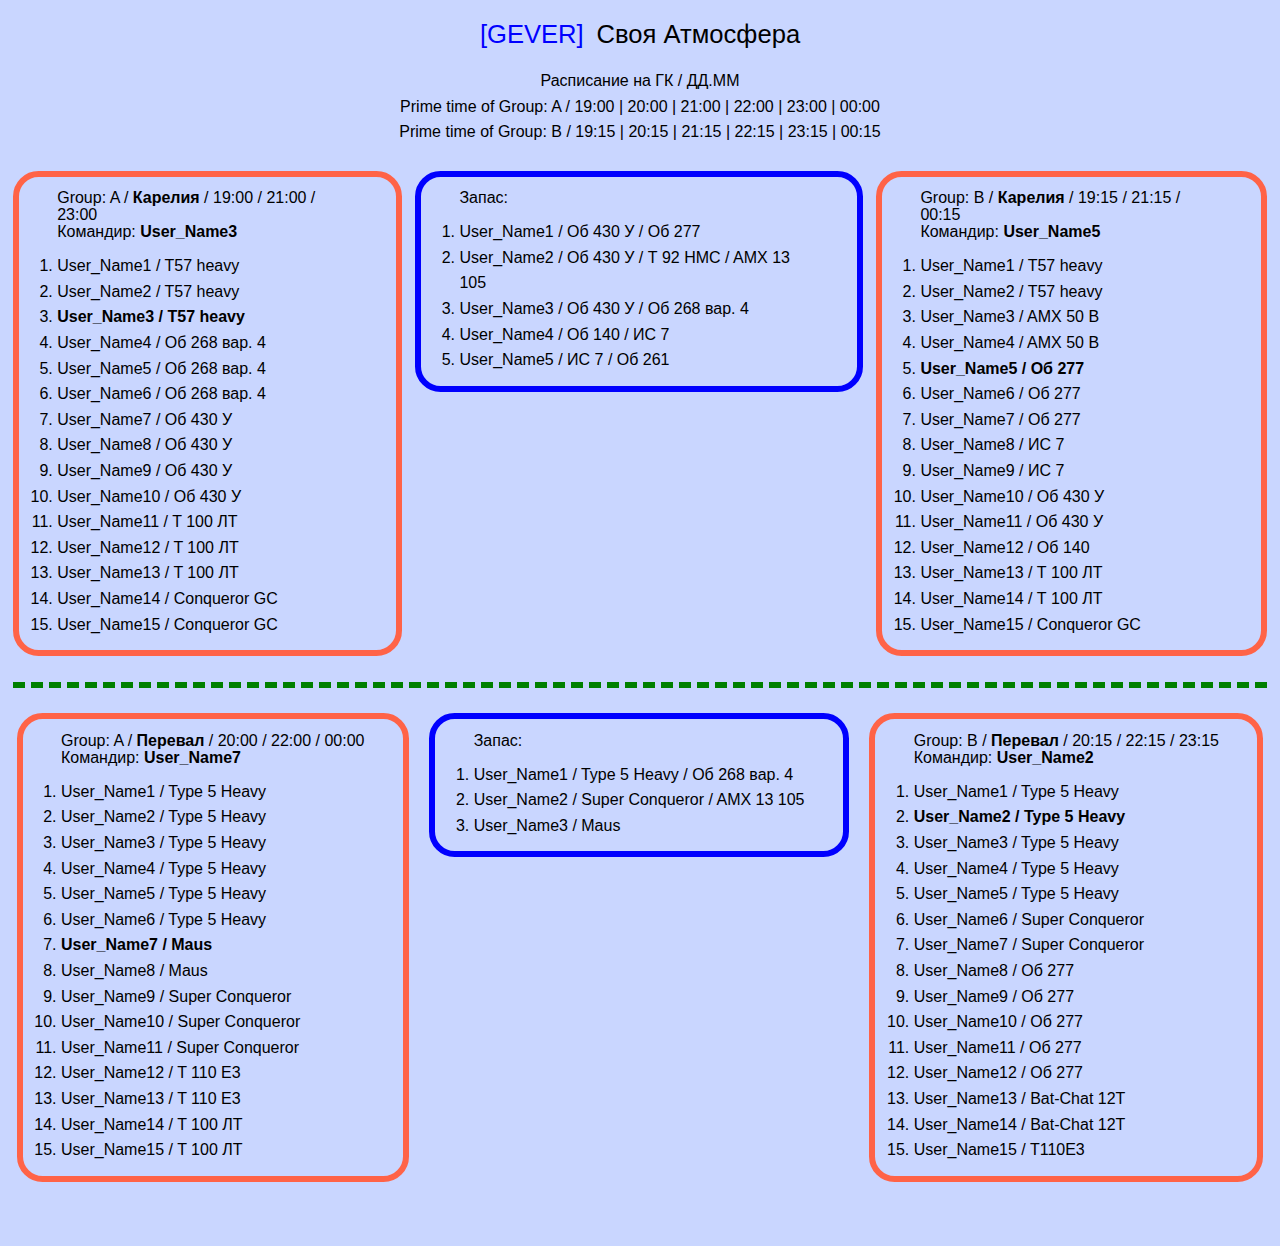
<file: GEVER/index.html>
<!DOCTYPE html>
<html lang="en">
<head>
  <meta charset="UTF-8">
  <meta name="viewport" content="width=device-width, initial-scale=1.0">
  <meta http-equiv="X-UA-Compatible" content="ie=edge">
  <title>GEVER</title>
  <link rel="stylesheet" href="css/reset.css" type="text/css">
  <link rel="stylesheet" href="css/style.css" type="text/css">
  <link rel="stylesheet" href="css/flex.css" type="text/css">
  <link rel="stylesheet" href="sass/main.css" type="text/css">
  <link rel="stylesheet" href="sass/queries.css" type="text/css">
  <link rel="stylesheet" href="css/jquery-ui.css" type="text/css">
</head>
<body>
  
  <header>
    <span>[GEVER]</span>
    <p>Своя Атмосфера</p>
  </header>

  <main>
    <div class="prime">
      <p>Расписание на ГК / ДД.ММ</p>
      <p>Prime time of Group: A / 19:00 | 20:00 | 21:00 | 22:00 | 23:00 | 00:00</p>
      <p>Prime time of Group: B / 19:15 | 20:15 | 21:15 | 22:15 | 23:15 | 00:15</p>
    </div>
    
    <div id="groups">
      <div class="wrap">

      <div id="groupA">

        <div class="group">
            <span>Group: A / <b>Карелия</b> / 19:00 / 21:00 / 23:00</span>
            <p>Командир: <b>User_Name3</b></p>
        
            <ol>
              <li>User_Name1 / T57 heavy</li>
              <li>User_Name2 / T57 heavy</li>
              <li><b>User_Name3 / T57 heavy</b></li>
              <li>User_Name4 / Об 268 вар. 4</li>
              <li>User_Name5 / Об 268 вар. 4</li>
              <li>User_Name6 / Об 268 вар. 4</li>
              <li>User_Name7 / Об 430 У</li>
              <li>User_Name8 / Об 430 У</li>
              <li>User_Name9 / Об 430 У</li>
              <li>User_Name10 / Об 430 У</li>
              <li>User_Name11 / T 100 ЛТ</li>
              <li>User_Name12 / T 100 ЛТ</li>
              <li>User_Name13 / T 100 ЛТ</li>
              <li>User_Name14 / Conqueror GC</li>
              <li>User_Name15 / Conqueror GC</li>
            </ol>
        </div>


      </div>

      <div id="zap">

        <div class="zap">
            <p>Запас:</p>
        
            <ol>
              <li>User_Name1 / Об 430 У / Об 277</li>
              <li>User_Name2 / Об 430 У / Т 92 HMC / AMX 13 105</li>
              <li>User_Name3 / Об 430 У / Об 268 вар. 4</li>
              <li>User_Name4 / Об 140 / ИС 7</li>
              <li>User_Name5 / ИС 7 / Об 261</li>
            </ol>
        </div>


      </div>




      <div id="grupB">
        
        <div class="group">
            <span>Group: B / <b>Карелия</b> / 19:15 / 21:15 / 00:15</span>
            <p>Командир: <b>User_Name5</b></p>
        
            <ol>
              <li>User_Name1 / T57 heavy</li>
              <li>User_Name2 / T57 heavy</li>
              <li>User_Name3 / AMX 50 B</li>
              <li>User_Name4 / AMX 50 B</li>
              <li><b>User_Name5 / Об 277</b></li>
              <li>User_Name6 / Об 277</li>
              <li>User_Name7 / Об 277</li>
              <li>User_Name8 / ИС 7</li>
              <li>User_Name9 / ИС 7</li>
              <li>User_Name10 / Об 430 У</li>
              <li>User_Name11 / Об 430 У</li>
              <li>User_Name12 / Об 140</li>
              <li>User_Name13 / Т 100 ЛТ</li>
              <li>User_Name14 / Т 100 ЛТ</li>
              <li>User_Name15 / Conqueror GC</li>
            </ol>
        </div>

      </div>
    </div>
    <div class="wrap">

        <div id="groupA">
  
          <div class="group">
              <span>Group: A / <b>Перевал</b> / 20:00 / 22:00 / 00:00</span>
              <p>Командир: <b>User_Name7</b></p>
          
              <ol>
                <li>User_Name1 / Type 5 Heavy</li>
                <li>User_Name2 / Type 5 Heavy</li>
                <li>User_Name3 / Type 5 Heavy</li>
                <li>User_Name4 / Type 5 Heavy</li>
                <li>User_Name5 / Type 5 Heavy</li>
                <li>User_Name6 / Type 5 Heavy</li>
                <li><b>User_Name7 / Maus</b></li>
                <li>User_Name8 / Maus</li>
                <li>User_Name9 / Super Conqueror</li>
                <li>User_Name10 / Super Conqueror</li>
                <li>User_Name11 / Super Conqueror</li>
                <li>User_Name12 / T 110 E3</li>
                <li>User_Name13 / T 110 E3</li>
                <li>User_Name14 / T 100 ЛТ</li>
                <li>User_Name15 / T 100 ЛТ</li>
              </ol>
          </div>
  
  
        </div>
  
        <div id="zap">
  
          <div class="zap">
              <p>Запас:</p>
          
              <ol>
                <li>User_Name1 / Type 5 Heavy / Об 268 вар. 4</li>
                <li>User_Name2 / Super Conqueror / AMX 13 105</li>
                <li>User_Name3 / Maus</li>
              </ol>
          </div>
  
  
        </div>
  
  
  
  
        <div id="grupB">
          
          <div class="group">
              <span>Group: B / <b>Перевал</b> / 20:15 / 22:15 / 23:15</span>
              <p>Командир: <b>User_Name2</b></p>
          
              <ol>
                <li>User_Name1 / Type 5 Heavy</li>
                <li><b>User_Name2 / Type 5 Heavy</b></li>
                <li>User_Name3 / Type 5 Heavy</li>
                <li>User_Name4 / Type 5 Heavy</li>
                <li>User_Name5 / Type 5 Heavy</li>
                <li>User_Name6 / Super Conqueror</li>
                <li>User_Name7 / Super Conqueror</li>
                <li>User_Name8 / Об 277</li>
                <li>User_Name9 / Об 277</li>
                <li>User_Name10 / Об 277</li>
                <li>User_Name11 / Об 277</li>
                <li>User_Name12 / Об 277</li>
                <li>User_Name13 / Bat-Chat 12T</li>
                <li>User_Name14 / Bat-Chat 12T</li>
                <li>User_Name15 / T110E3</li>
              </ol>
          </div>
  
        </div>
      </div>
    </div>
    
  </main>















  <script src="js/jquery-3.3.1.min.js"></script>
  <script src="js/jquery.js"></script>
  <script src="js/jquery-ui.min.js"></script>
  <script src="js/control.js"></script>

</body>
</html>
</file>
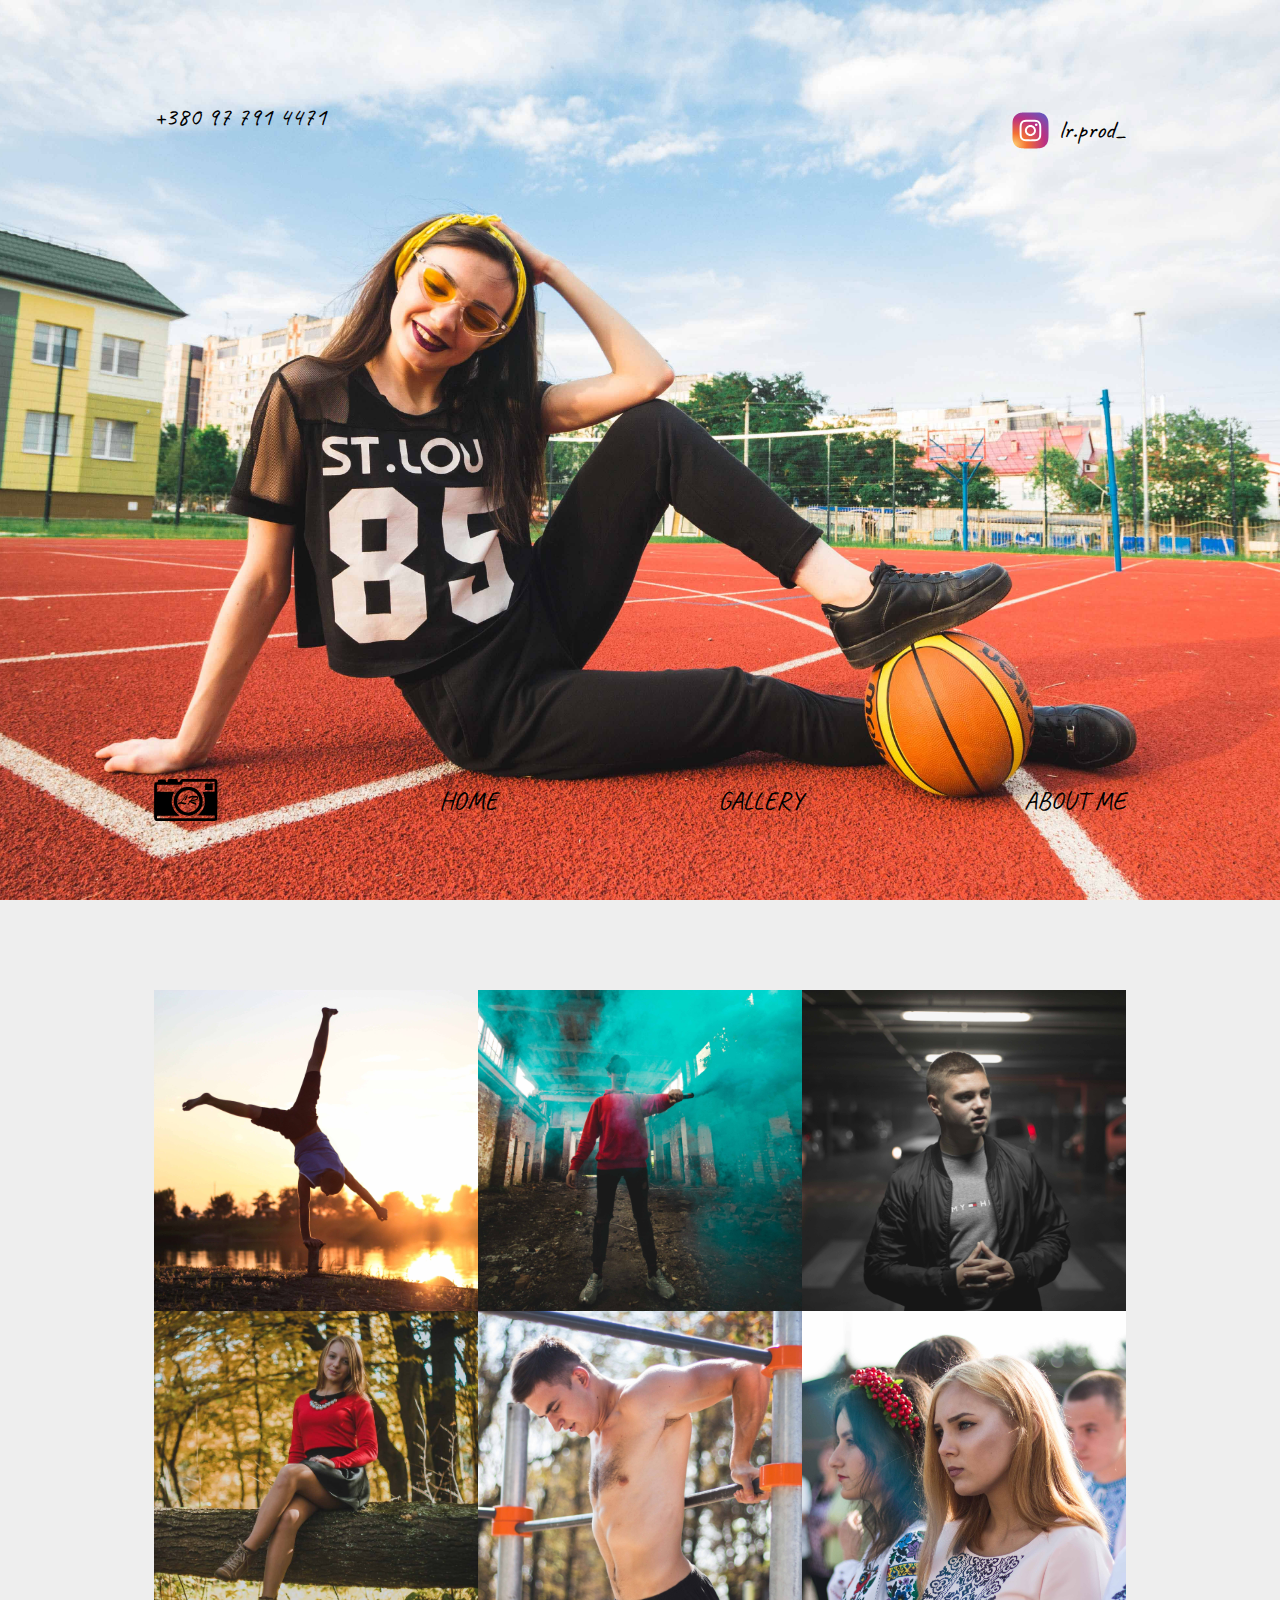
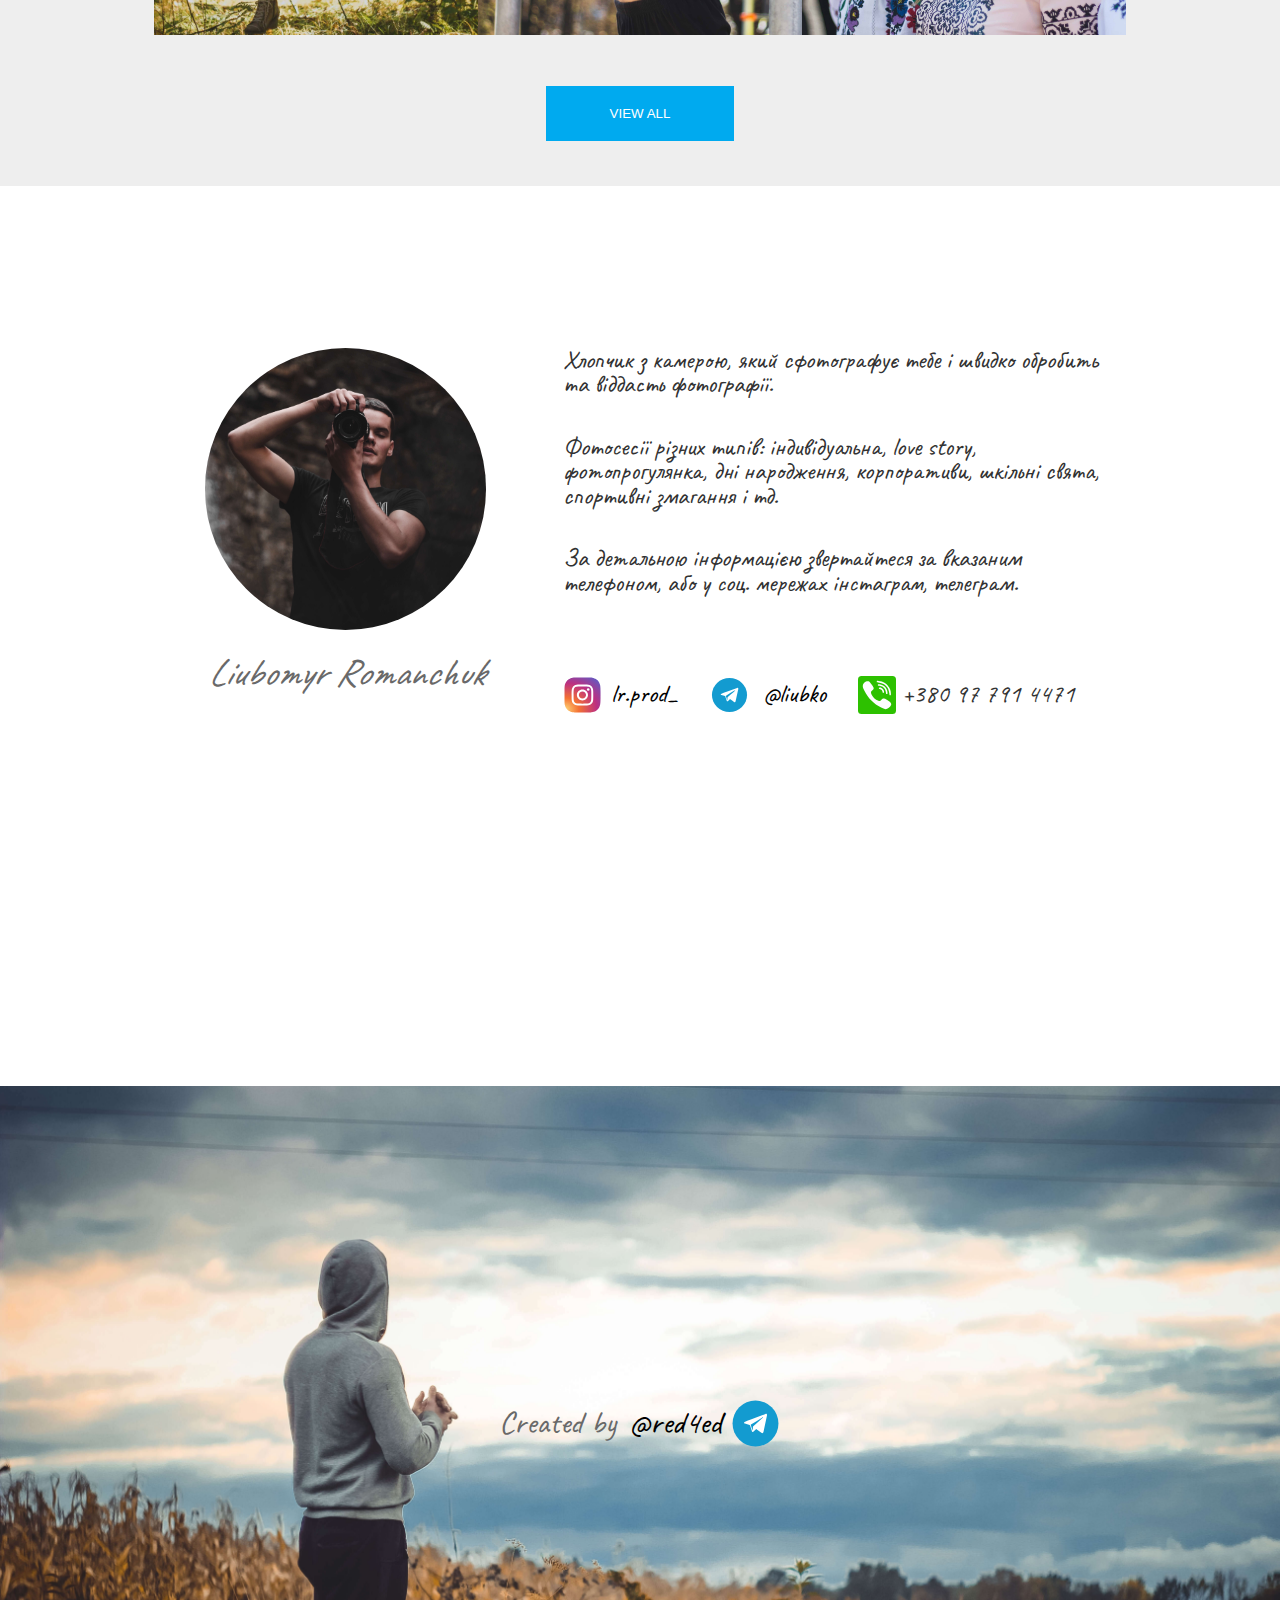
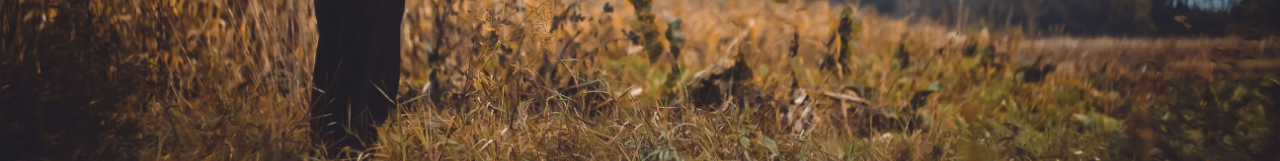
<file: lrproduct1on/index.html>
<!DOCTYPE html>
<html lang="en">

<head>
  <meta charset="UTF-8">
  <meta name="viewport" content="width=device-width, initial-scale=1.0">
  <meta http-equiv="X-UA-Compatible" content="ie=edge">
  <title>lrproduct1on</title>
  <link rel="shortcut icon" href="favicon.ico" type="image/x-icon">
  <link rel="icon" href="favicon.ico" type="image/x-icon">
  <link rel="stylesheet" href="css/reset.css" type="text/css">
  <link rel="stylesheet" href="css/style.css" type="text/css">
  <link rel="stylesheet" href="css/flex.css" type="text/css">
  <link rel="stylesheet" href="sass/main.css" type="text/css">
  <link href="https://fonts.googleapis.com/css?family=Caveat&amp;subset=cyrillic" rel="stylesheet">
  <link rel="stylesheet" href="sass/queries.css" type="text/css">
  <link rel="stylesheet" href="css/lightbox.css" type="text/css">
</head>

<body>
  
  <div class="fadein">
      <div id="slide" class="slide1"></div>
      <div id="slide" class="slide2"></div>
      <div id="slide" class="slide3"></div>
      <div id="slide" class="slide4"></div>
  </div>
  
  <div id="header" class="main_flex flex__jcontent_center flex__align-items_end flex__align-content_space-between">
    
    <div id="top_header" class="wrap main_flex__nowrap flex__align-items_center flex__jcontent_between">
      <div title="Phone" id="phone">
        +380 97 791 4471
      </div>
      <div id="instlr">
        <div class="dws-button">
          <a title="Instagram" href="https://instagram.com/lr.prod_?utm_source=ig_profile_share&igshid=1suo1zo1ryt3s">
            <div class="dws-share"><img src="img/icon/inst.svg" alt="instagram"></div>
            <div class="dws-text">lr.prod_</div>
          </a>
        </div>
      </div>
    </div>
    
    <div id="bottom_header" class="main_flex flex__align-items_end flex__align-content_space-between">
      <nav class="wrap main_flex__nowrap flex__align-items_center flex__jcontent_between">
        <div><img class="logolr" src="img/logo/lr.svg" alt="lr"></div>
        <div><a href="#header">Home</a></div>
        <div><a href="#gallery">gallery</a></div>
        <div><a href="#about">About Me</a></div>
      </nav>
    </div>

  </div>



  <div id="gallery">


    <div class="wrapg" id="gallery_box">

      <div class="gallery_line main_flex__nowrap flex__jcontent_between">

        <div class="box_img_gallery">
          <a href="img/gallery/gallery15.jpg" data-lightbox="mygallery"><img src="img/gallery/gallery1.jpg" alt="gallery1"></a>
        </div>
        <div class="box_img_gallery">
          <a href="img/gallery/gallery21.jpg" data-lightbox="mygallery"><img src="img/gallery/gallery2.jpg" alt="gallery2"></a>
        </div>
        <div class="box_img_gallery">
          <a href="img/gallery/gallery31.jpg" data-lightbox="mygallery"><img src="img/gallery/gallery3.jpg" alt="gallery3"></a>
        </div>

      </div>

      <div class="gallery_line main_flex__nowrap flex__jcontent_between">
        <div class="box_img_gallery">
          <a href="img/gallery/gallery41.jpg" data-lightbox="mygallery"><img src="img/gallery/gallery4.jpg" alt="gallery4"></a>
        </div>
        <div class="box_img_gallery">
          <a href="img/gallery/gallery51.jpg" data-lightbox="mygallery"><img src="img/gallery/gallery5.jpg" alt="gallery5"></a>
        </div>
        <div class="box_img_gallery">
          <a href="img/gallery/gallery61.jpg" data-lightbox="mygallery"><img src="img/gallery/gallery6.jpg" alt="gallery6"></a>
        </div>

      </div>

      <div class="gallery_line main_flex__nowrap flex__jcontent_between gallery_smart">
        <div class="box_img_gallery"><a href="img/gallery/gallery71.jpg" data-lightbox="mygallery"><img src="img/gallery/gallery7.jpg"
              alt="gallery7"></a></div>
        <div class="box_img_gallery"><a href="img/gallery/gallery81.jpg" data-lightbox="mygallery"><img src="img/gallery/gallery8.jpg"
              alt="gallery8"></a></div>
        <div class="box_img_gallery"><a href="img/gallery/gallery91.jpg" data-lightbox="mygallery"><img src="img/gallery/gallery9.jpg"
              alt="gallery9"></a></div>
      </div>
      <div class="gallery_line main_flex__nowrap flex__jcontent_between gallery_smart">
        <div class="box_img_gallery"><a href="img/gallery/gallery101.jpg" data-lightbox="mygallery"><img src="img/gallery/gallery10.jpg"
              alt="gallery10"></a></div>
        <div class="box_img_gallery"><a href="img/gallery/gallery102.jpg" data-lightbox="mygallery"><img src="img/gallery/gallery11.jpg"
              alt="gallery11"></a></div>
        <div class="box_img_gallery"><a href="img/gallery/gallery103.jpg" data-lightbox="mygallery"><img src="img/gallery/gallery12.jpg"
              alt="gallery12"></a></div>
      </div>


      <div class="main_flex__nowrap flex__jcontent_center">
        <button class="btn blue_btn btn_t" id="view_all_gallery" type="button">
          view all
        </button>
      </div>

    </div>
  </div>

  <div id="about">

    <div class="about_lr wrap main_flex__nowrap flex__jcontent_between">
      <div id="title_about">
        <div class="img_lr">
          <div class="box_img_tm main_flex__nowrap flex__align-content_center flex__align-items_center flex__jcontent_center">
            <img src="img/aboutme/lub.jpg" alt="Liubomyr Romanchuk">
          </div>
        </div>
        <div class="name_tm">
          <h3>Liubomyr Romanchuk</h3>
        </div>
      </div>



      <div id="text_about">

        <div class="text">
          <p>Хлопчик з камерою, який сфотографує тебе і швидко обробить та віддасть фотографії.</p>
          <p>Фотосесії різних типів: індивідуальна, love story, фотопрогулянка, дні народження, корпоративи, шкільні
            свята, спортивні змагання і тд.</p>
          <p>За детальною інформацією звертайтеся за вказаним телефоном, або у соц. мережах інстаграм, телеграм.</p>
        </div>

        <div class="contact main_flex__nowrap flex__jcontent_between">
          <div class="contact_col">
            <div id="inst">
              <div class="in-button">
                <a title="Instagram" href="https://instagram.com/lr.prod_?utm_source=ig_profile_share&igshid=1suo1zo1ryt3s">
                  <div class="in-share"><img src="img/icon/inst.svg" alt="lr.prod_"></div>
                  <div class="in-text">lr.prod_</div>
                </a>
              </div>
            
          </div>

          <div id="telegram">
            <div class="tl-button">
              <a title="Telegram" href="tg://resolve?domain=liubko">
                <div class="tl-share"><img src="img/icon/telegram.svg" alt="@liubko"></div>
                <div class="tl-text">@liubko</div>
              </a>
            </div>
          </div>

          <div id="call">
            <div title="Phone" class="call-button">
              <div class="call-share"><img src="img/icon/phone.svg" alt="phone"></div>
              <div class="call-text">+380 97 791 4471</div>
            </div>
          </div>

        </div>
      </div>
      </div>
    </div>
  </div>






  <footer class="main_flex flex__align-content_center flex__align-items_center flex__jcontent_center">

    <div class="telegram-btn">
      <p>Created by</p>
      <a title="Telegram" href="tg://resolve?domain=red4ed">
        <div class="tel-share"><img src="img/icon/telegram.svg" alt="@red4ed"></div>
        <div class="tel-text">@red4ed</div>
      </a>
    </div>

  </footer>



  <script src="js/lightbox-plus-jquery.min.js"></script>
  <script src="js/jquery-3.3.1.min.js"></script>
  <script src="js/control.js"></script>
</body>

</html>
</file>
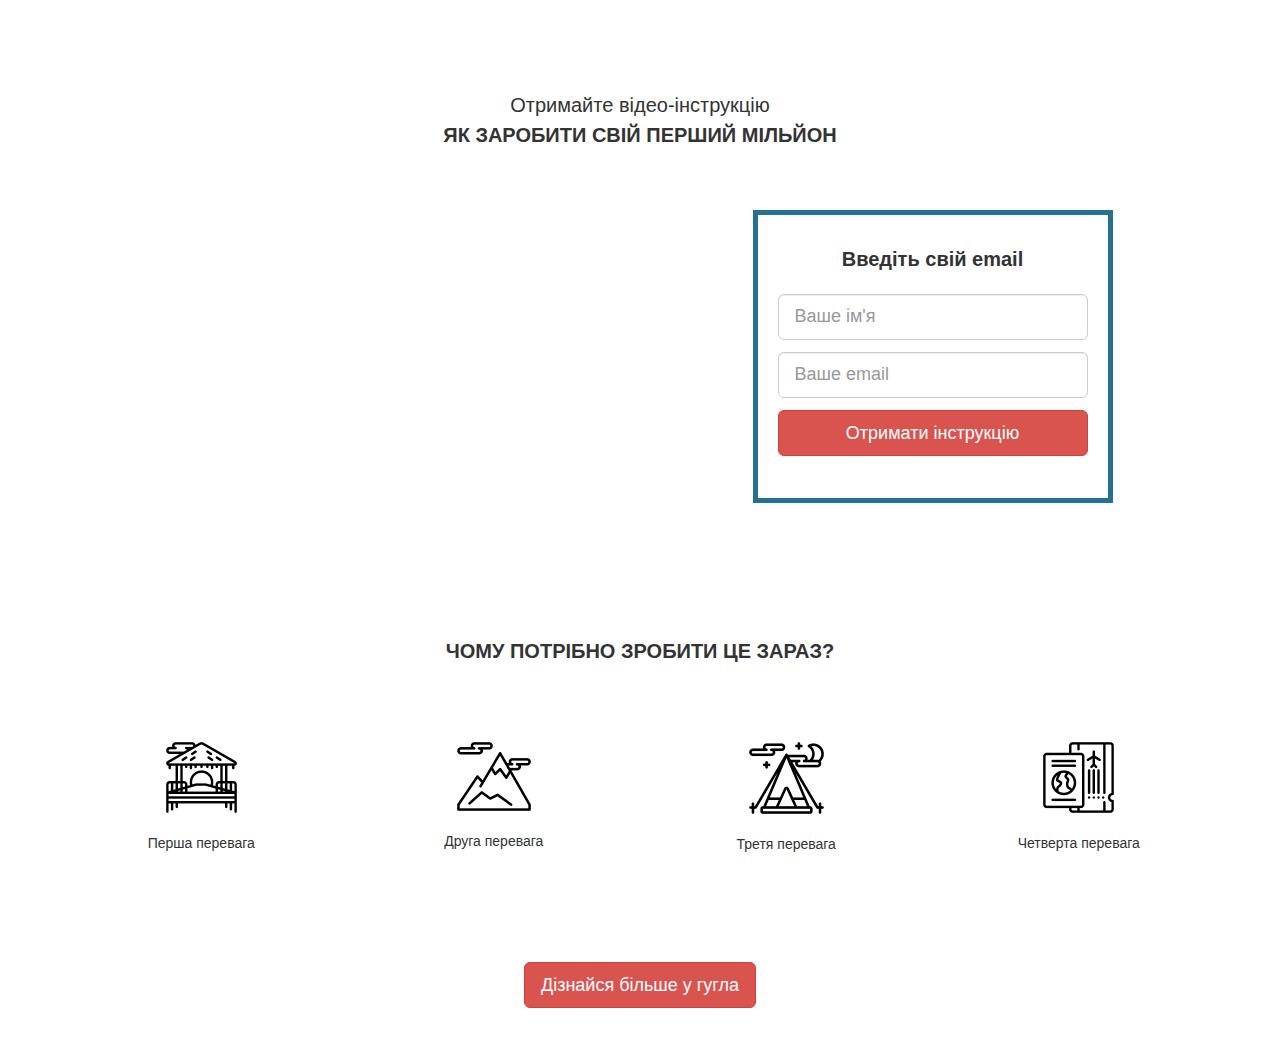
<file: src/index.html>
<!DOCTYPE html>
<html lang="en">
<head>
    <meta charset="UTF-8">
    <title>Project</title>
    <link rel="stylesheet" href="css/bootstrap.css">
    <link rel="stylesheet" href="css/style.css">
</head>
<body> 
    <div class="section">
        <div class="container">
            <div class="row">
                <div class="col-lg-6 col-lg-offset-3">
                    <h1 class="header text-center">
                    <span>Отримайте відео-інструкцію</span>  
                    <strong class="text-uppercase">Як заробити свій перший мільйон</strong>
                    </h1>
                </div>
            </div>
            <div class="row">
                <div class="col-lg-6 col-lg-offset-1 col-md-8 col-md-offfset-2">
                    <div class="video">
                        <iframe width="100%" height="315" src="https://www.youtube.com/embed/ayVLjyWqMCs?rel=0&amp;controls=0" frameborder="0" allow="autoplay; encrypted-media" allowfullscreen></iframe>                    </div>
                </div>
                <div class="col-lg-4 col-lg-offset-0 col-md-8 col-md-offfset-2">
                    <div class="form">
                        <p class="form-header text-center">Введіть свій email</p>
                        <form action="#">
                            <input type="text" class="form-control input-lg" placeholder="Ваше ім'я">
                            <input type="text" class="form-control input-lg" placeholder="Ваше email">
                            <button class="btn btn-danger btn-lg btn-block form-btn">Отримати інструкцію</button>
                        </form>
                    </div>
                </div>
            </div>
        </div>
    </div>
    <div class="section">
        <div class="container">   
        <div class="row">
            <div class="col-lg-12 col-xs-12 col-sm-12">
                <h2 class="section-header text-uppercase text-center">Чому потрібно зробити це зараз?</h2>
            </div>
        </div>
        <div class="feature text-center">
            <div class="row">
                <div class="col-lg-3 col-md-6">
                    <div class="feature-box">
                        <img src="img/01.png" alt="1 перевага">
                        <p>Перша перевага</p>
                    </div>
                </div>
                <div class="col-lg-3 col-md-6">
                    <div class="feature-box">
                        <img src="img/02.png" alt="2 перевага">
                        <p>Друга перевага</p>
                    </div>
                </div>
                <div class="col-lg-3 col-md-6">
                    <div class="feature-box">
                        <img src="img/03.png" alt="3 перевага">
                        <p>Третя перевага</p>
                    </div>
                </div>
                <div class="col-lg-3 col-md-6">
                    <div class="feature-box">
                        <img src="img/04.png" alt="4 перевага">
                        <p>Четверта перевага</p>
                    </div>
                </div>
            </div>
        </div>
            <a href="https://www.google.com.ua/">
                <button class="btn btn-danger btn-lg form-bt center-block">Дізнайся більше у гугла</button>
            </a>
        </div>
    </div>
</body>
</html>
</file>
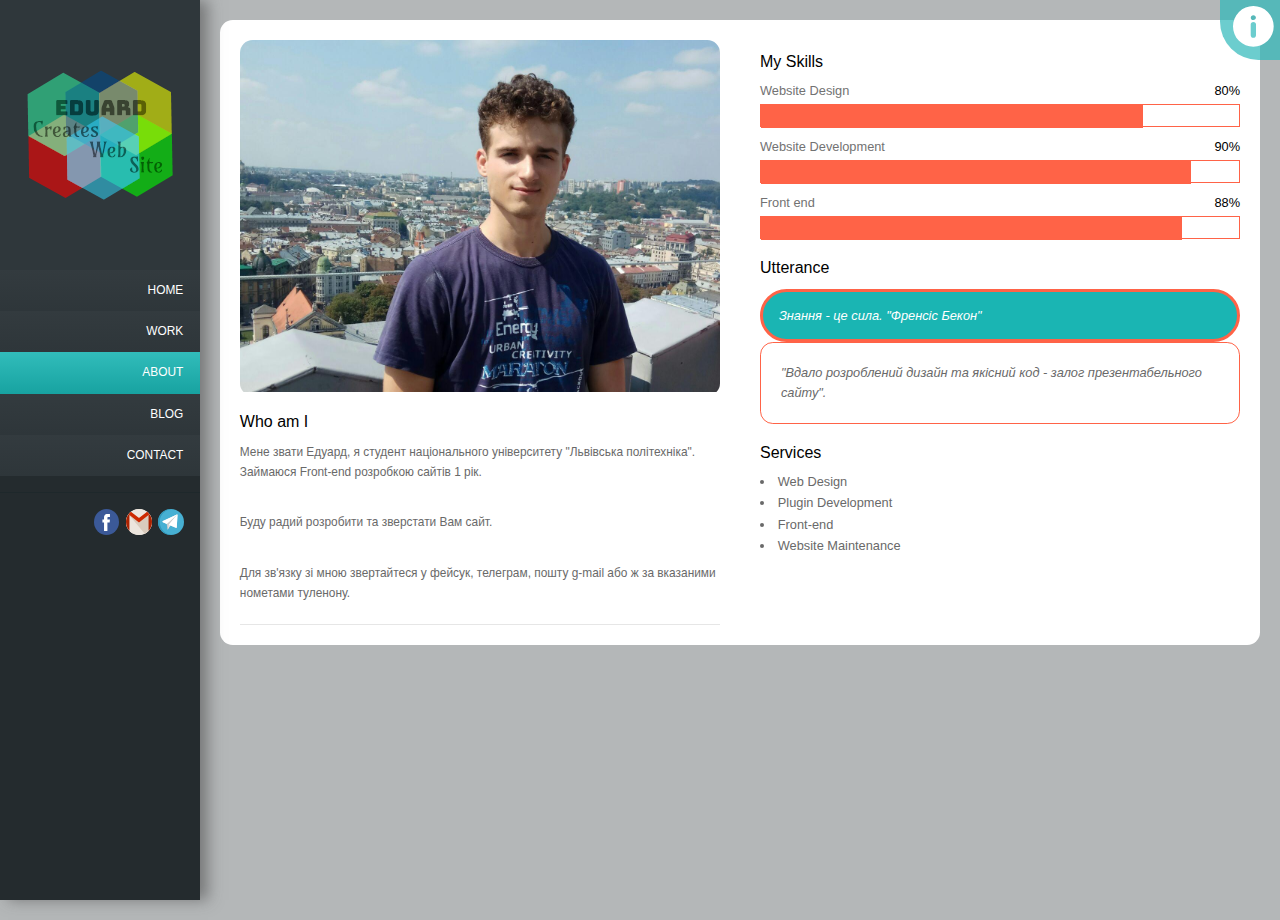
<file: edportfolio/about.html>
<!DOCTYPE html>
<html lang="en">

<head>
  <meta charset="UTF-8">
  <meta name="viewport" content="width=device-width, initial-scale=1.0">
  <meta http-equiv="X-UA-Compatible" content="ie=edge">
  <title>red4ed</title>
  <link rel="stylesheet" href="css/reset.css" type="text/css">
  <link rel="stylesheet" href="css/style.css" type="text/css">
  <link rel="stylesheet" href="css/flex.css" type="text/css">
  <link rel="stylesheet" href="sass/main.css" type="text/css">
  <link rel="stylesheet" href="sass/queries.css" type="text/css">
</head>

<body>

  <div id="info_box">
    <div class="info_share">
      <svg version="1.1" id="" xmlns="http://www.w3.org/2000/svg" xmlns:xlink="http://www.w3.org/1999/xlink" x="0px" y="0px"
        viewBox="0 0 348.077 348.077" style="enable-background:new 0 0 348.077 348.077;" xml:space="preserve">

        <path d="M340.273,275.083l-53.755-53.761c-10.707-10.664-28.438-10.34-39.518,0.744l-27.082,27.076
             c-1.711-0.943-3.482-1.928-5.344-2.973c-17.102-9.476-40.509-22.464-65.14-47.113c-24.704-24.701-37.704-48.144-47.209-65.257
             c-1.003-1.813-1.964-3.561-2.913-5.221l18.176-18.149l8.936-8.947c11.097-11.1,11.403-28.826,0.721-39.521L73.39,8.194
             C62.708-2.486,44.969-2.162,33.872,8.938l-15.15,15.237l0.414,0.411c-5.08,6.482-9.325,13.958-12.484,22.02
             C3.74,54.28,1.927,61.603,1.098,68.941C-6,127.785,20.89,181.564,93.866,254.541c100.875,100.868,182.167,93.248,185.674,92.876
             c7.638-0.913,14.958-2.738,22.397-5.627c7.992-3.122,15.463-7.361,21.941-12.43l0.331,0.294l15.348-15.029
             C350.631,303.527,350.95,285.795,340.273,275.083z" />

      </svg>
      <div>
        <p>+380938102013</p>
        <p>+380953200655</p> 
      </div>    
    </div>
    <div class="info_share">
      <svg version="1.1" id="" xmlns="http://www.w3.org/2000/svg" xmlns:xlink="http://www.w3.org/1999/xlink" x="0px" y="0px"
        viewBox="0 0 348.165 348.165" style="enable-background:new 0 0 348.165 348.165;" xml:space="preserve">

        <polygon points="0,60.58 0,71.921 174.083,193.19 348.165,71.921 348.165,60.58 		" />
        <polygon points="174.083,217.356 71.545,145.228 0,95.39 0,287.585 348.165,287.585 348.165,95.39 
           276.62,145.228 		" />

      </svg>
      silverbugay@gmail.com
    </div>
  </div>





  <header class="flex__jcontent_start">
    <div id="logo" class="main_flex__nowrap flex__jcontent_center flex__align-items_center">
      <img src="img/pages/logo.png" alt="logo"> 
    </div>

    <button type="button" id="menu_btn">Menu</button>



    <nav id="main_nav">
      <div><a href="index.html">Home</a></div>
      <div><a href="work.html">Work</a></div>
      <div><a class="active" href="about.html">About</a></div>
      <div><a href="blog.html">Blog</a></div>
      <div><a href="contact.html">Contact</a></div>
    </nav>

    <!-- <div id="filter">
      <div id="title_filter" class="main_flex__nowrap flex__jcontent_end flex__align-content_center flex__align-items_center">
        Filter <img src="img/icon/grid.svg" alt="menu">
      </div>
      <div id="text_filter">
        <div><a class="active" href="#">All Works</a></div>
        <div><a href="#">web design</a></div>
        <div><a href="#">illustration</a></div>
        <div><a href="#">photography</a></div>
        <div><a href="#">wallpapers</a></div>
        <div><a href="#">brochures</a></div>
      </div>

    </div> -->

    <div id="soc_bar" class="main_flex__nowrap flex__jcontent_end flex__align-items_center">
      <a title="Facebook" href="https://www.facebook.com/eduard.shchudlo"><img src="img/icon/facebook.svg" alt="Facebook"></a>
      <a title="Gmail" href="https://silverbugay@gmail.com"><img src="img/icon/gmail.svg" alt="Gmail"></a>
      <a title="Telegram" href="tg://resolve?domain=red4ed"><img src="img/icon/telegram.svg" alt="Telegram"></a>
    </div>






  </header>

  <main>
  
    <div class="wrap white">

      <div class="info_about_box main_flex flex__jcontent_between flex__align-content_stretch flex__align-items_start">

        <div class="left_info">
          <div class="img_box_about">
            <img src="img/photo/myphoto.jpg" alt="myphoto">
          </div>
          <div class="about">
            <h1>Who am I</h1>
            <p>Мене звати Едуард, я студент національного університету "Львівська політехніка".
              Займаюся Front-end розробкою сайтів 1 рік.
            </p>
            <p>Буду радий розробити та зверстати Вам сайт.</p>
            <p>Для зв'язку зі мною звертайтеся у фейсук, телеграм, пошту g-mail або ж за вказаними нометами туленону.</p>
          </div>

          <!-- <div class="stuf_box">
            <p class="title_info">
              Our Staff
            </p>
            <div class="list_stuf main_flex flex__align-items_center">
              
              <div class="stuf flex__align-items_center flex__jcontent_center">
                <a href="#">
                  <h4>John Smith</h4>
                  <p>Web Developer</p>
                </a>
                <img src="img/workbox/2.jpg" alt="2">
              </div>
              <div class="stuf flex__align-items_center flex__jcontent_center">
                <a href="#">
                  <h4>John Smith</h4>
                  <p>Web Developer</p>
                </a>
                <img src="img/workbox/2.jpg" alt="2">
              </div>
              <div class="stuf flex__align-items_center flex__jcontent_center">
                <a href="#">
                  <h4>John Smith</h4>
                  <p>Web Developer</p>
                </a>
                <img src="img/workbox/2.jpg" alt="2">
              </div>
              <div class="stuf flex__align-items_center flex__jcontent_center">
                <a href="#">
                  <h4>John Smith</h4>
                  <p>Web Developer</p>
                </a>
                <img src="img/workbox/2.jpg" alt="2">
              </div>
              <div class="stuf flex__align-items_center flex__jcontent_center">
                <a href="#">
                  <h4>John Smith</h4>
                  <p>Web Developer</p>
                </a>
                <img src="img/workbox/2.jpg" alt="2">
              </div>
              <div class="stuf flex__align-items_center flex__jcontent_center">
                <a href="#">
                  <h4>John Smith</h4>
                  <p>Web Developer</p>
                </a>
                <img src="img/workbox/2.jpg" alt="2">
              </div>

              
            </div>
          </div> -->
          
        </div>
        
        <div class="right_info">

          <div class="our">
            <p class="title_info">
                My Skills
            </p>
            <ul>
              <li>
                <div class="f_line_our main_flex__nowrap flex__jcontent_between flex__align-items_center">
                  <p>Website Design</p>
                  <p>80%</p>
                </div>
                <div class="prog">
                  <div class="pr_bar" data-skill="80"></div>
                </div>
              </li>
              <li>
                <div class="f_line_our main_flex__nowrap flex__jcontent_between flex__align-items_center">
                  <p>Website Development</p>
                  <p>90%</p>
                </div>
                <div class="prog">
                  <div class="pr_bar" data-skill="90"></div>
                </div>
              </li>
              <li>
                <div class="f_line_our main_flex__nowrap flex__jcontent_between flex__align-items_center">
                  <p>Front end</p>
                  <p>88%</p>
                </div>
                <div class="prog">
                  <div class="pr_bar" data-skill="88"></div>
                </div>
              </li>
            </ul>


          </div>

          <div class="testimonials">
            <p class="title_info">
              Utterance
            </p>
            <div class="huw main_flex__nowrap">
              <div class="testimonials_name main_flex__nowrap flex__align-items_center">
                <h3>Знання - це сила. "Френсіс Бекон"</h3>
              </div>
            </div>
            <div class="testimonials_text">
              <p>"Вдало розроблений дизайн та якісний код - залог презентабельного сайту".</p>
            </div>
          </div>

          <div class="service">
            <p class="title_info">
              Services
            </p>
            <ul>
              <li>Web Design</li>
              <li>Plugin Development</li>
              <li>Front-end</li>
              <li>Website Maintenance</li>
            </ul>
          </div>


        </div>

      </div>


    </div>






  </main>

  <div id="info">
    <svg version="1.1" id="" xmlns="http://www.w3.org/2000/svg" xmlns:xlink="http://www.w3.org/1999/xlink" x="0px" y="0px"
      viewBox="0 0 45.999 45.999" style="enable-background:new 0 0 45.999 45.999;" xml:space="preserve">

      <path d="M39.264,6.736c-8.982-8.981-23.545-8.982-32.528,0c-8.982,8.982-8.981,23.545,0,32.528c8.982,8.98,23.545,8.981,32.528,0
       C48.245,30.281,48.244,15.719,39.264,6.736z M25.999,33c0,1.657-1.343,3-3,3s-3-1.343-3-3V21c0-1.657,1.343-3,3-3s3,1.343,3,3V33z
        M22.946,15.872c-1.728,0-2.88-1.224-2.844-2.735c-0.036-1.584,1.116-2.771,2.879-2.771c1.764,0,2.88,1.188,2.917,2.771
       C25.897,14.648,24.746,15.872,22.946,15.872z" />


    </svg>
  </div>































  <script src="js/jquery-3.3.1.min.js"></script>
  <script src="js/control.js"></script>


</body>

</html>
</file>
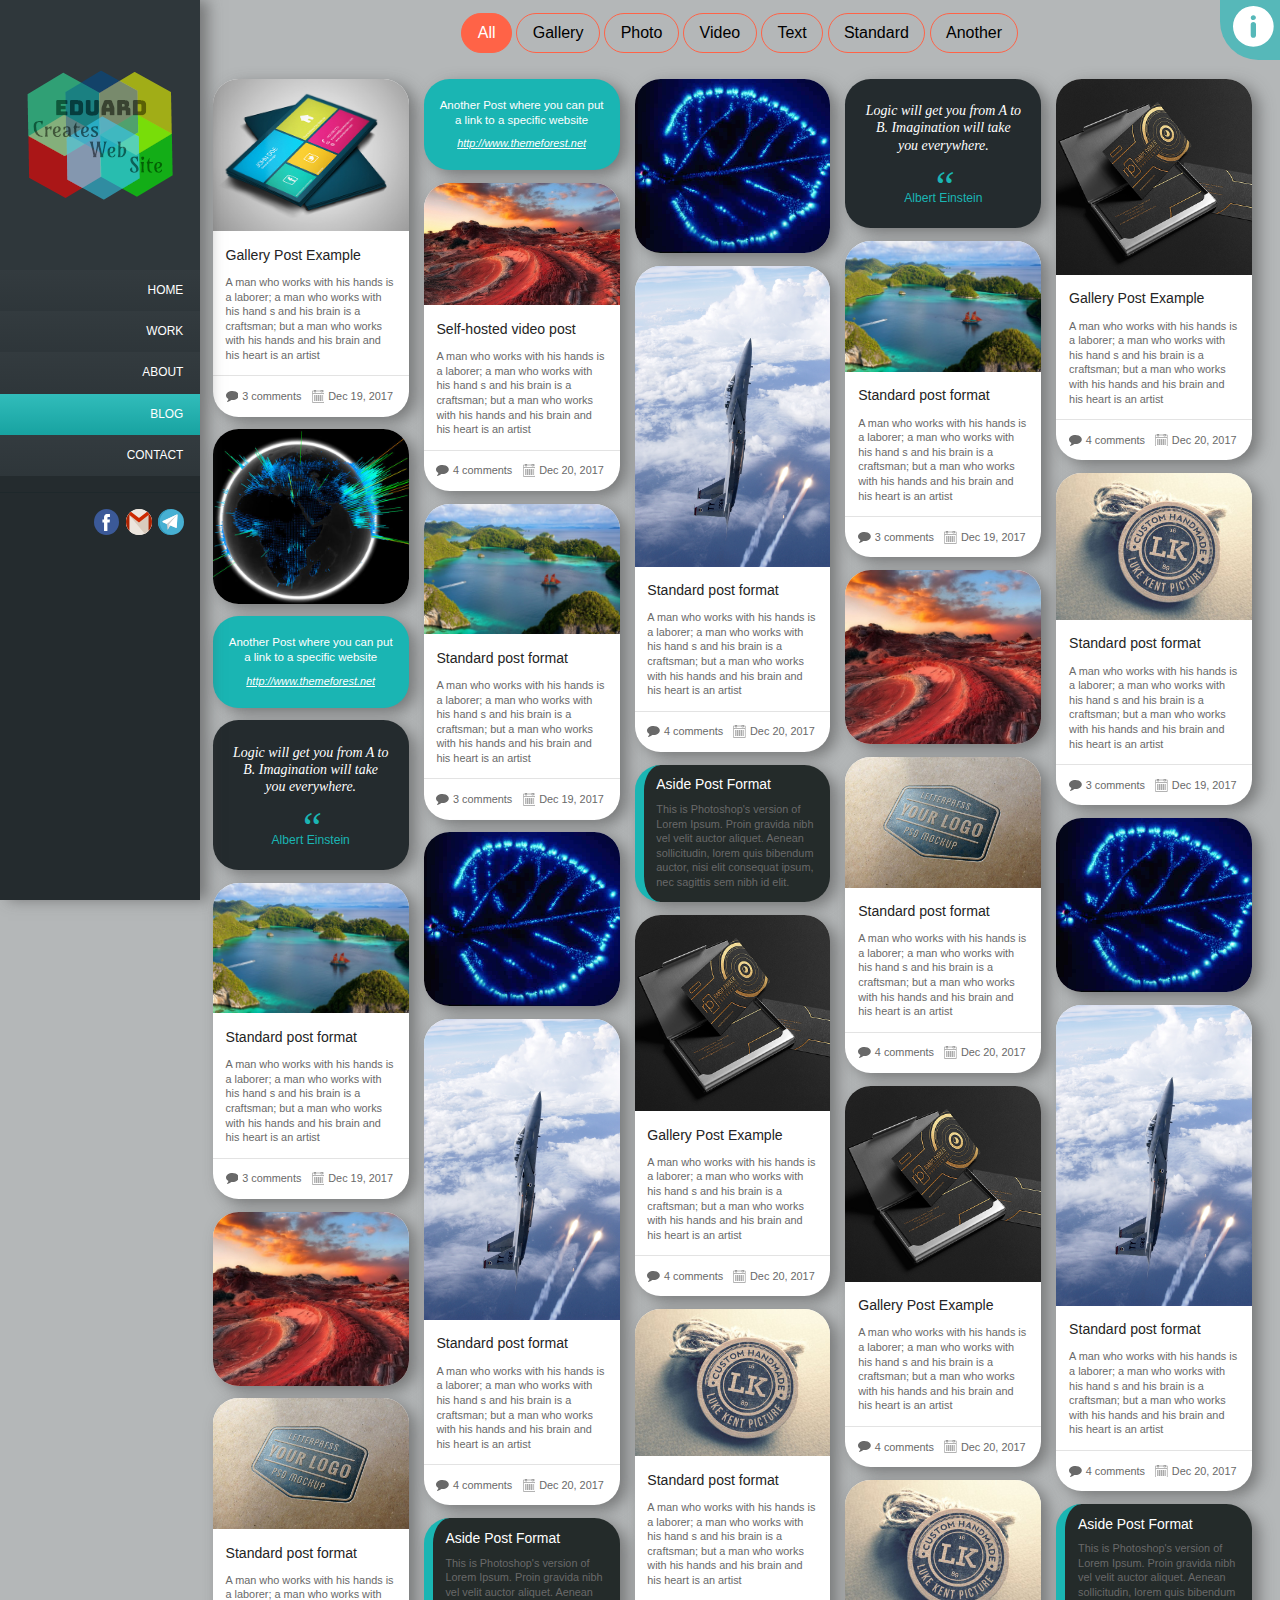
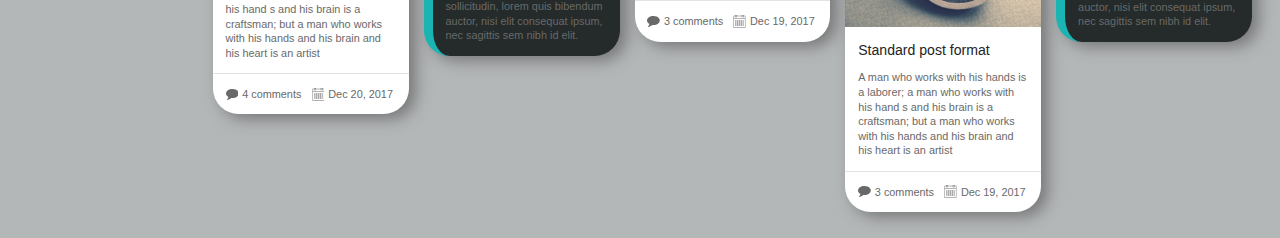
<file: edportfolio/blog.html>
<!DOCTYPE html>
<html lang="en">

<head>
  <meta charset="UTF-8">
  <meta name="viewport" content="width=device-width, initial-scale=1.0">
  <meta http-equiv="X-UA-Compatible" content="ie=edge">
  <title>red4ed</title>
  <link rel="stylesheet" href="css/reset.css" type="text/css">
  <link rel="stylesheet" href="css/style.css" type="text/css">
  <link rel="stylesheet" href="css/flex.css" type="text/css">
  <link rel="stylesheet" href="css/lightbox.css" type="text/css">
  <link rel="stylesheet" href="sass/main.css" type="text/css">
  <link rel="stylesheet" href="sass/queries.css" type="text/css">
</head>

<body>

  <div id="info_box">
    <div class="info_share">
      <svg version="1.1" id="" xmlns="http://www.w3.org/2000/svg" xmlns:xlink="http://www.w3.org/1999/xlink" x="0px" y="0px"
        viewBox="0 0 348.077 348.077" style="enable-background:new 0 0 348.077 348.077;" xml:space="preserve">

        <path d="M340.273,275.083l-53.755-53.761c-10.707-10.664-28.438-10.34-39.518,0.744l-27.082,27.076
             c-1.711-0.943-3.482-1.928-5.344-2.973c-17.102-9.476-40.509-22.464-65.14-47.113c-24.704-24.701-37.704-48.144-47.209-65.257
             c-1.003-1.813-1.964-3.561-2.913-5.221l18.176-18.149l8.936-8.947c11.097-11.1,11.403-28.826,0.721-39.521L73.39,8.194
             C62.708-2.486,44.969-2.162,33.872,8.938l-15.15,15.237l0.414,0.411c-5.08,6.482-9.325,13.958-12.484,22.02
             C3.74,54.28,1.927,61.603,1.098,68.941C-6,127.785,20.89,181.564,93.866,254.541c100.875,100.868,182.167,93.248,185.674,92.876
             c7.638-0.913,14.958-2.738,22.397-5.627c7.992-3.122,15.463-7.361,21.941-12.43l0.331,0.294l15.348-15.029
             C350.631,303.527,350.95,285.795,340.273,275.083z" />

      </svg>
      <div>
        <p>+380938102013</p>
        <p>+380953200655</p>
      </div>
    </div>
    <div class="info_share">
      <svg version="1.1" id="" xmlns="http://www.w3.org/2000/svg" xmlns:xlink="http://www.w3.org/1999/xlink" x="0px" y="0px"
        viewBox="0 0 348.165 348.165" style="enable-background:new 0 0 348.165 348.165;" xml:space="preserve">

        <polygon points="0,60.58 0,71.921 174.083,193.19 348.165,71.921 348.165,60.58 		" />
        <polygon points="174.083,217.356 71.545,145.228 0,95.39 0,287.585 348.165,287.585 348.165,95.39 
           276.62,145.228 		" />

      </svg>
      silverbugay@gmail.com
    </div>
  </div>





  <header class="flex__jcontent_start">
    <div id="logo" class="main_flex__nowrap flex__jcontent_center flex__align-items_center">
      <img src="img/pages/logo.png" alt="logo"> 
    </div>

    <button type="button" id="menu_btn">Menu</button>


    <nav id="main_nav">
      <div><a href="index.html">Home</a></div>
      <div><a href="work.html">Work</a></div>
      <div><a href="about.html">About</a></div>
      <div><a class="active" href="blog.html">Blog</a></div>
      <!-- <div><a href="services.html">Services</a></div> -->
      <div><a href="contact.html">Contact</a></div>
    </nav>

    <!-- <div id="filter">
      <div id="title_filter" class="main_flex__nowrap flex__jcontent_end flex__align-content_center flex__align-items_center">
        Filter <img src="img/icon/grid.svg" alt="menu">
      </div>
      <div id="text_filter">
        <div><a class="active" href="#">All Works</a></div>
        <div><a href="#">web design</a></div>
        <div><a href="#">illustration</a></div>
        <div><a href="#">photography</a></div>
        <div><a href="#">wallpapers</a></div>
        <div><a href="#">brochures</a></div>
      </div>

    </div> -->

    <div id="soc_bar" class="main_flex__nowrap flex__jcontent_end flex__align-items_center">
      <a title="Facebook" href="https://www.facebook.com/eduard.shchudlo"><img src="img/icon/facebook.svg" alt="Facebook"></a>
      <a title="Gmail" href="https://silverbugay@gmail.com"><img src="img/icon/gmail.svg" alt="Gmail"></a>
      <a title="Telegram" href="tg://resolve?domain=red4ed"><img src="img/icon/telegram.svg" alt="Telegram"></a>
    </div>






  </header>

  <main>

    <div class="wrap_blog">

      <div class="blog_menu main_flex__nowrap flex__jcontent_center flex__align-content_center">
        <ul>
          <li class="active" data-filter="*">All</li>
          <li data-filter=".gall_p">Gallery</li>
          <li data-filter=".single_lint">Photo</li>
          <li data-filter=".video_p">Video</li>
          <li data-filter=".text_p">Text</li>
          <li data-filter=".img_p">Standard</li>
          <li data-filter=".another">Another</li>
        </ul>
      </div>

      <div id="info_post" class="main_flex flex__jcontent_between">

        <div class="colum_post">
          <div class="box_post gall_p">
            
            <div class="img_post img_post_h1">
              <img src="img/workbox/2.jpg" alt="2">
            </div>

            <div class="about_post">
              <h2>Gallery Post Example</h2>
              <p>A man who works with his hands is a laborer; a man who works with his hand s and his brain is a
                craftsman; but a man who works with his hands and his brain and his heart is an artist</p>
            </div>

            <div class="info_post main_flex__nowrap flex__align-content_center">
              <div class="com_post main_flex__nowrap flex__align-items_center">
                <svg version="1.1" id="" xmlns="http://www.w3.org/2000/svg" xmlns:xlink="http://www.w3.org/1999/xlink"
                  x="0px" y="0px" viewBox="0 0 511.626 511.626" style="enable-background:new 0 0 511.626 511.626;"
                  xml:space="preserve">

                  <path d="M477.371,127.44c-22.843-28.074-53.871-50.249-93.076-66.523c-39.204-16.272-82.035-24.41-128.478-24.41
		c-34.643,0-67.762,4.805-99.357,14.417c-31.595,9.611-58.812,22.602-81.653,38.97c-22.845,16.37-41.018,35.832-54.534,58.385
		C6.757,170.833,0,194.484,0,219.228c0,28.549,8.61,55.3,25.837,80.234c17.227,24.931,40.778,45.871,70.664,62.811
		c-2.096,7.611-4.57,14.846-7.426,21.693c-2.855,6.852-5.424,12.474-7.708,16.851c-2.286,4.377-5.376,9.233-9.281,14.562
		c-3.899,5.328-6.849,9.089-8.848,11.275c-1.997,2.19-5.28,5.812-9.851,10.849c-4.565,5.048-7.517,8.329-8.848,9.855
		c-0.193,0.089-0.953,0.952-2.285,2.567c-1.331,1.615-1.999,2.423-1.999,2.423l-1.713,2.566c-0.953,1.431-1.381,2.334-1.287,2.707
		c0.096,0.373-0.094,1.331-0.57,2.851c-0.477,1.526-0.428,2.669,0.142,3.433v0.284c0.765,3.429,2.43,6.187,4.998,8.277
		c2.568,2.092,5.474,2.95,8.708,2.563c12.375-1.522,23.223-3.606,32.548-6.276c49.87-12.758,93.649-35.782,131.334-69.097
		c14.272,1.522,28.072,2.286,41.396,2.286c46.442,0,89.271-8.138,128.479-24.417c39.208-16.272,70.233-38.448,93.072-66.517
		c22.843-28.062,34.263-58.663,34.263-91.781C511.626,186.108,500.207,155.509,477.371,127.44z" />
                </svg>
                <p>3 comments</p>
              </div>
              <div class="data_post main_flex__nowrap flex__align-items_center">
                <svg version="1.1" id="" xmlns="http://www.w3.org/2000/svg" xmlns:xlink="http://www.w3.org/1999/xlink"
                  x="0px" y="0px" viewBox="0 0 60 60" style="enable-background:new 0 0 60 60;" xml:space="preserve">

                  <path d="M57,4h-7V1c0-0.553-0.447-1-1-1h-7c-0.553,0-1,0.447-1,1v3H19V1c0-0.553-0.447-1-1-1h-7c-0.553,0-1,0.447-1,1v3H3
		C2.447,4,2,4.447,2,5v11v43c0,0.553,0.447,1,1,1h54c0.553,0,1-0.447,1-1V16V5C58,4.447,57.553,4,57,4z M43,2h5v3v3h-5V5V2z M12,2h5
		v3v3h-5V5V2z M4,6h6v3c0,0.553,0.447,1,1,1h7c0.553,0,1-0.447,1-1V6h22v3c0,0.553,0.447,1,1,1h7c0.553,0,1-0.447,1-1V6h6v9H4V6z
		 M4,58V17h52v41H4z" />
                  <path d="M38,23h-7h-2h-7h-2h-9v9v2v7v2v9h9h2h7h2h7h2h9v-9v-2v-7v-2v-9h-9H38z M31,25h7v7h-7V25z M38,41h-7v-7h7V41z M22,34h7v7h-7
		V34z M22,25h7v7h-7V25z M13,25h7v7h-7V25z M13,34h7v7h-7V34z M20,50h-7v-7h7V50z M29,50h-7v-7h7V50z M38,50h-7v-7h7V50z M47,50h-7
		v-7h7V50z M47,41h-7v-7h7V41z M47,25v7h-7v-7H47z" />
                </svg>
                <p>Dec 19, 2017</p>
              </div>
            </div>

          </div>

          <div class="box_post single_lint img_post_h2">
            <a href="img/workbox/5.jpg" data-lightbox="single_lint">
              <svg height="512pt" viewBox="0 0 512.00533 512" width="512pt" xmlns="http://www.w3.org/2000/svg">
                <path d="m10.671875 170.667969c-5.886719 0-10.66796875-4.777344-10.66796875-10.664063v-149.335937c0-5.886719 4.78124975-10.66406275 10.66796875-10.66406275h149.332031c5.890625 0 10.667969 4.77734375 10.667969 10.66406275 0 5.890625-4.777344 10.667969-10.667969 10.667969h-138.664062v138.667968c0 5.886719-4.78125 10.664063-10.667969 10.664063zm0 0" />
                <path d="m501.339844 170.667969c-5.890625 0-10.667969-4.777344-10.667969-10.664063v-138.667968h-138.667969c-5.886718 0-10.664062-4.777344-10.664062-10.667969 0-5.886719 4.777344-10.66406275 10.664062-10.66406275h149.335938c5.886718 0 10.664062 4.77734375 10.664062 10.66406275v149.335937c0 5.886719-4.777344 10.664063-10.664062 10.664063zm0 0" />
                <path d="m160.003906 512.003906h-149.332031c-5.886719 0-10.66796875-4.78125-10.66796875-10.667968v-149.332032c0-5.890625 4.78124975-10.667968 10.66796875-10.667968s10.667969 4.777343 10.667969 10.667968v138.664063h138.664062c5.890625 0 10.667969 4.78125 10.667969 10.667969 0 5.886718-4.777344 10.667968-10.667969 10.667968zm0 0" />
                <path d="m501.339844 512.003906h-149.335938c-5.886718 0-10.664062-4.78125-10.664062-10.667968 0-5.886719 4.777344-10.667969 10.664062-10.667969h138.667969v-138.664063c0-5.890625 4.777344-10.667968 10.667969-10.667968 5.886718 0 10.664062 4.777343 10.664062 10.667968v149.332032c0 5.886718-4.777344 10.667968-10.664062 10.667968zm0 0" />
                <path d="m181.339844 192.003906c-2.730469 0-5.460938-1.046875-7.554688-3.117187l-170.664062-170.664063c-4.160156-4.160156-4.160156-10.925781 0-15.085937 4.160156-4.15625 10.921875-4.15625 15.082031 0l170.667969 170.667969c4.160156 4.160156 4.160156 10.921874 0 15.082031-2.070313 2.070312-4.800782 3.117187-7.53125 3.117187zm0 0" />
                <path d="m330.671875 192.003906c-2.730469 0-5.460937-1.046875-7.550781-3.117187-4.160156-4.160157-4.160156-10.921875 0-15.082031l170.664062-170.667969c4.160156-4.15625 10.925782-4.15625 15.085938 0 4.160156 4.160156 4.160156 10.925781 0 15.085937l-170.667969 170.664063c-2.070313 2.070312-4.800781 3.117187-7.53125 3.117187zm0 0" />
                <path d="m501.339844 512.003906c-2.730469 0-5.460938-1.046875-7.554688-3.117187l-170.664062-170.664063c-4.160156-4.160156-4.160156-10.925781 0-15.085937 4.160156-4.15625 10.921875-4.15625 15.082031 0l170.667969 170.667969c4.160156 4.160156 4.160156 10.921874 0 15.082031-2.070313 2.070312-4.800782 3.117187-7.53125 3.117187zm0 0" />
                <path d="m10.671875 512.003906c-2.730469 0-5.460937-1.046875-7.550781-3.117187-4.160156-4.160157-4.160156-10.921875 0-15.082031l170.664062-170.667969c4.160156-4.15625 10.925782-4.15625 15.085938 0 4.160156 4.160156 4.160156 10.925781 0 15.085937l-170.667969 170.664063c-2.070313 2.070312-4.800781 3.117187-7.53125 3.117187zm0 0" /></svg>
              <img src="img/workbox/5.jpg" alt="5">
            </a>
          </div>

          <div class="box_post another main_flex flex__align-items_center flex__jcontent_center">
            <h3>Another Post where you can
              put a link to a specific website</h3>
            <a href="#">http://www.themeforest.net</a>
          </div>

          <div class="box_post text_p rew main_flex__nowrap flex__align-items_center flex__jcontent_center">
              <h4>Logic will get you from A to B. Imagination will take you everywhere.</h4>
              <p>“</p>
              <p class="name_rew">Albert Einstein</p>
            </div>
  
            <div class="box_post gall_p">
    
                <div class="img_post img_post_h4">
                  <img src="img/workbox/3.jpg" alt="3">
                </div>
    
                <div class="about_post">
                  <h2>Standard post format</h2>
                  <p>A man who works with his hands is a laborer; a man who works with his hand s and his brain is a
                    craftsman; but a man who works with his hands and his brain and his heart is an artist</p>
                </div>
    
                <div class="info_post main_flex__nowrap flex__align-content_center">
                  <div class="com_post main_flex__nowrap flex__align-items_center">
                    <svg version="1.1" id="" xmlns="http://www.w3.org/2000/svg" xmlns:xlink="http://www.w3.org/1999/xlink"
                      x="0px" y="0px" viewBox="0 0 511.626 511.626" style="enable-background:new 0 0 511.626 511.626;"
                      xml:space="preserve">
    
                      <path d="M477.371,127.44c-22.843-28.074-53.871-50.249-93.076-66.523c-39.204-16.272-82.035-24.41-128.478-24.41
          c-34.643,0-67.762,4.805-99.357,14.417c-31.595,9.611-58.812,22.602-81.653,38.97c-22.845,16.37-41.018,35.832-54.534,58.385
          C6.757,170.833,0,194.484,0,219.228c0,28.549,8.61,55.3,25.837,80.234c17.227,24.931,40.778,45.871,70.664,62.811
          c-2.096,7.611-4.57,14.846-7.426,21.693c-2.855,6.852-5.424,12.474-7.708,16.851c-2.286,4.377-5.376,9.233-9.281,14.562
          c-3.899,5.328-6.849,9.089-8.848,11.275c-1.997,2.19-5.28,5.812-9.851,10.849c-4.565,5.048-7.517,8.329-8.848,9.855
          c-0.193,0.089-0.953,0.952-2.285,2.567c-1.331,1.615-1.999,2.423-1.999,2.423l-1.713,2.566c-0.953,1.431-1.381,2.334-1.287,2.707
          c0.096,0.373-0.094,1.331-0.57,2.851c-0.477,1.526-0.428,2.669,0.142,3.433v0.284c0.765,3.429,2.43,6.187,4.998,8.277
          c2.568,2.092,5.474,2.95,8.708,2.563c12.375-1.522,23.223-3.606,32.548-6.276c49.87-12.758,93.649-35.782,131.334-69.097
          c14.272,1.522,28.072,2.286,41.396,2.286c46.442,0,89.271-8.138,128.479-24.417c39.208-16.272,70.233-38.448,93.072-66.517
          c22.843-28.062,34.263-58.663,34.263-91.781C511.626,186.108,500.207,155.509,477.371,127.44z" />
                    </svg>
                    <p>3 comments</p>
                  </div>
                  <div class="data_post main_flex__nowrap flex__align-items_center">
                    <svg version="1.1" id="" xmlns="http://www.w3.org/2000/svg" xmlns:xlink="http://www.w3.org/1999/xlink"
                      x="0px" y="0px" viewBox="0 0 60 60" style="enable-background:new 0 0 60 60;" xml:space="preserve">
    
                      <path d="M57,4h-7V1c0-0.553-0.447-1-1-1h-7c-0.553,0-1,0.447-1,1v3H19V1c0-0.553-0.447-1-1-1h-7c-0.553,0-1,0.447-1,1v3H3
          C2.447,4,2,4.447,2,5v11v43c0,0.553,0.447,1,1,1h54c0.553,0,1-0.447,1-1V16V5C58,4.447,57.553,4,57,4z M43,2h5v3v3h-5V5V2z M12,2h5
          v3v3h-5V5V2z M4,6h6v3c0,0.553,0.447,1,1,1h7c0.553,0,1-0.447,1-1V6h22v3c0,0.553,0.447,1,1,1h7c0.553,0,1-0.447,1-1V6h6v9H4V6z
           M4,58V17h52v41H4z" />
                      <path d="M38,23h-7h-2h-7h-2h-9v9v2v7v2v9h9h2h7h2h7h2h9v-9v-2v-7v-2v-9h-9H38z M31,25h7v7h-7V25z M38,41h-7v-7h7V41z M22,34h7v7h-7
          V34z M22,25h7v7h-7V25z M13,25h7v7h-7V25z M13,34h7v7h-7V34z M20,50h-7v-7h7V50z M29,50h-7v-7h7V50z M38,50h-7v-7h7V50z M47,50h-7
          v-7h7V50z M47,41h-7v-7h7V41z M47,25v7h-7v-7H47z" />
                    </svg>
                    <p>Dec 19, 2017</p>
                  </div>
                </div>
    
              </div>
  
            <div class="box_post single_lint img_post_h2">
              <a href="img/workbox/4.jpg" data-lightbox="single_lint">
                <svg height="512pt" viewBox="0 0 512.00533 512" width="512pt" xmlns="http://www.w3.org/2000/svg">
                  <path d="m10.671875 170.667969c-5.886719 0-10.66796875-4.777344-10.66796875-10.664063v-149.335937c0-5.886719 4.78124975-10.66406275 10.66796875-10.66406275h149.332031c5.890625 0 10.667969 4.77734375 10.667969 10.66406275 0 5.890625-4.777344 10.667969-10.667969 10.667969h-138.664062v138.667968c0 5.886719-4.78125 10.664063-10.667969 10.664063zm0 0" />
                  <path d="m501.339844 170.667969c-5.890625 0-10.667969-4.777344-10.667969-10.664063v-138.667968h-138.667969c-5.886718 0-10.664062-4.777344-10.664062-10.667969 0-5.886719 4.777344-10.66406275 10.664062-10.66406275h149.335938c5.886718 0 10.664062 4.77734375 10.664062 10.66406275v149.335937c0 5.886719-4.777344 10.664063-10.664062 10.664063zm0 0" />
                  <path d="m160.003906 512.003906h-149.332031c-5.886719 0-10.66796875-4.78125-10.66796875-10.667968v-149.332032c0-5.890625 4.78124975-10.667968 10.66796875-10.667968s10.667969 4.777343 10.667969 10.667968v138.664063h138.664062c5.890625 0 10.667969 4.78125 10.667969 10.667969 0 5.886718-4.777344 10.667968-10.667969 10.667968zm0 0" />
                  <path d="m501.339844 512.003906h-149.335938c-5.886718 0-10.664062-4.78125-10.664062-10.667968 0-5.886719 4.777344-10.667969 10.664062-10.667969h138.667969v-138.664063c0-5.890625 4.777344-10.667968 10.667969-10.667968 5.886718 0 10.664062 4.777343 10.664062 10.667968v149.332032c0 5.886718-4.777344 10.667968-10.664062 10.667968zm0 0" />
                  <path d="m181.339844 192.003906c-2.730469 0-5.460938-1.046875-7.554688-3.117187l-170.664062-170.664063c-4.160156-4.160156-4.160156-10.925781 0-15.085937 4.160156-4.15625 10.921875-4.15625 15.082031 0l170.667969 170.667969c4.160156 4.160156 4.160156 10.921874 0 15.082031-2.070313 2.070312-4.800782 3.117187-7.53125 3.117187zm0 0" />
                  <path d="m330.671875 192.003906c-2.730469 0-5.460937-1.046875-7.550781-3.117187-4.160156-4.160157-4.160156-10.921875 0-15.082031l170.664062-170.667969c4.160156-4.15625 10.925782-4.15625 15.085938 0 4.160156 4.160156 4.160156 10.925781 0 15.085937l-170.667969 170.664063c-2.070313 2.070312-4.800781 3.117187-7.53125 3.117187zm0 0" />
                  <path d="m501.339844 512.003906c-2.730469 0-5.460938-1.046875-7.554688-3.117187l-170.664062-170.664063c-4.160156-4.160156-4.160156-10.925781 0-15.085937 4.160156-4.15625 10.921875-4.15625 15.082031 0l170.667969 170.667969c4.160156 4.160156 4.160156 10.921874 0 15.082031-2.070313 2.070312-4.800782 3.117187-7.53125 3.117187zm0 0" />
                  <path d="m10.671875 512.003906c-2.730469 0-5.460937-1.046875-7.550781-3.117187-4.160156-4.160157-4.160156-10.921875 0-15.082031l170.664062-170.667969c4.160156-4.15625 10.925782-4.15625 15.085938 0 4.160156 4.160156 4.160156 10.925781 0 15.085937l-170.667969 170.664063c-2.070313 2.070312-4.800781 3.117187-7.53125 3.117187zm0 0" /></svg>
                <img src="img/workbox/4.jpg" alt="4">
              </a>
            </div>
  
            <div class="box_post img_p">
  
              <div class="img_post img_post_h6">
                <img src="img/workbox/6.jpg" alt="6">
              </div>
  
              <div class="about_post">
                <h2>Standard post format</h2>
                <p>A man who works with his hands is a laborer; a man who works with his hand s and his brain is a
                  craftsman; but a man who works with his hands and his brain and his heart is an artist</p>
              </div>
  
              <div class="info_post main_flex__nowrap flex__align-content_center">
                <div class="com_post main_flex__nowrap flex__align-items_center">
                  <svg version="1.1" id="" xmlns="http://www.w3.org/2000/svg" xmlns:xlink="http://www.w3.org/1999/xlink"
                    x="0px" y="0px" viewBox="0 0 511.626 511.626" style="enable-background:new 0 0 511.626 511.626;"
                    xml:space="preserve">
  
                    <path d="M477.371,127.44c-22.843-28.074-53.871-50.249-93.076-66.523c-39.204-16.272-82.035-24.41-128.478-24.41
        c-34.643,0-67.762,4.805-99.357,14.417c-31.595,9.611-58.812,22.602-81.653,38.97c-22.845,16.37-41.018,35.832-54.534,58.385
        C6.757,170.833,0,194.484,0,219.228c0,28.549,8.61,55.3,25.837,80.234c17.227,24.931,40.778,45.871,70.664,62.811
        c-2.096,7.611-4.57,14.846-7.426,21.693c-2.855,6.852-5.424,12.474-7.708,16.851c-2.286,4.377-5.376,9.233-9.281,14.562
        c-3.899,5.328-6.849,9.089-8.848,11.275c-1.997,2.19-5.28,5.812-9.851,10.849c-4.565,5.048-7.517,8.329-8.848,9.855
        c-0.193,0.089-0.953,0.952-2.285,2.567c-1.331,1.615-1.999,2.423-1.999,2.423l-1.713,2.566c-0.953,1.431-1.381,2.334-1.287,2.707
        c0.096,0.373-0.094,1.331-0.57,2.851c-0.477,1.526-0.428,2.669,0.142,3.433v0.284c0.765,3.429,2.43,6.187,4.998,8.277
        c2.568,2.092,5.474,2.95,8.708,2.563c12.375-1.522,23.223-3.606,32.548-6.276c49.87-12.758,93.649-35.782,131.334-69.097
        c14.272,1.522,28.072,2.286,41.396,2.286c46.442,0,89.271-8.138,128.479-24.417c39.208-16.272,70.233-38.448,93.072-66.517
        c22.843-28.062,34.263-58.663,34.263-91.781C511.626,186.108,500.207,155.509,477.371,127.44z" />
                  </svg>
                  <p>4 comments</p>
                </div>
                <div class="data_post main_flex__nowrap flex__align-items_center">
                  <svg version="1.1" id="" xmlns="http://www.w3.org/2000/svg" xmlns:xlink="http://www.w3.org/1999/xlink"
                    x="0px" y="0px" viewBox="0 0 60 60" style="enable-background:new 0 0 60 60;" xml:space="preserve">
  
                    <path d="M57,4h-7V1c0-0.553-0.447-1-1-1h-7c-0.553,0-1,0.447-1,1v3H19V1c0-0.553-0.447-1-1-1h-7c-0.553,0-1,0.447-1,1v3H3
        C2.447,4,2,4.447,2,5v11v43c0,0.553,0.447,1,1,1h54c0.553,0,1-0.447,1-1V16V5C58,4.447,57.553,4,57,4z M43,2h5v3v3h-5V5V2z M12,2h5
        v3v3h-5V5V2z M4,6h6v3c0,0.553,0.447,1,1,1h7c0.553,0,1-0.447,1-1V6h22v3c0,0.553,0.447,1,1,1h7c0.553,0,1-0.447,1-1V6h6v9H4V6z
         M4,58V17h52v41H4z" />
                    <path d="M38,23h-7h-2h-7h-2h-9v9v2v7v2v9h9h2h7h2h7h2h9v-9v-2v-7v-2v-9h-9H38z M31,25h7v7h-7V25z M38,41h-7v-7h7V41z M22,34h7v7h-7
        V34z M22,25h7v7h-7V25z M13,25h7v7h-7V25z M13,34h7v7h-7V34z M20,50h-7v-7h7V50z M29,50h-7v-7h7V50z M38,50h-7v-7h7V50z M47,50h-7
        v-7h7V50z M47,41h-7v-7h7V41z M47,25v7h-7v-7H47z" />
                  </svg>
                  <p>Dec 20, 2017</p>
                </div>
              </div>
  
            </div>

        </div>

        <div class="colum_post">

          <div class="box_post another main_flex flex__align-items_center flex__jcontent_center">
            <h3>Another Post where you can
              put a link to a specific website</h3>
            <a href="#">http://www.themeforest.net</a>
          </div>

          <div class="box_post video_p">

            <div class="img_post img_post_h3">
              <img src="img/workbox/4.jpg" alt="4">
            </div>

            <div class="about_post">
              <h2>Self-hosted video post</h2>
              <p>A man who works with his hands is a laborer; a man who works with his hand s and his brain is a
                craftsman; but a man who works with his hands and his brain and his heart is an artist</p>
            </div>

            <div class="info_post main_flex__nowrap flex__align-content_center">
              <div class="com_post main_flex__nowrap flex__align-items_center">
                <svg version="1.1" id="" xmlns="http://www.w3.org/2000/svg" xmlns:xlink="http://www.w3.org/1999/xlink"
                  x="0px" y="0px" viewBox="0 0 511.626 511.626" style="enable-background:new 0 0 511.626 511.626;"
                  xml:space="preserve">

                  <path d="M477.371,127.44c-22.843-28.074-53.871-50.249-93.076-66.523c-39.204-16.272-82.035-24.41-128.478-24.41
		c-34.643,0-67.762,4.805-99.357,14.417c-31.595,9.611-58.812,22.602-81.653,38.97c-22.845,16.37-41.018,35.832-54.534,58.385
		C6.757,170.833,0,194.484,0,219.228c0,28.549,8.61,55.3,25.837,80.234c17.227,24.931,40.778,45.871,70.664,62.811
		c-2.096,7.611-4.57,14.846-7.426,21.693c-2.855,6.852-5.424,12.474-7.708,16.851c-2.286,4.377-5.376,9.233-9.281,14.562
		c-3.899,5.328-6.849,9.089-8.848,11.275c-1.997,2.19-5.28,5.812-9.851,10.849c-4.565,5.048-7.517,8.329-8.848,9.855
		c-0.193,0.089-0.953,0.952-2.285,2.567c-1.331,1.615-1.999,2.423-1.999,2.423l-1.713,2.566c-0.953,1.431-1.381,2.334-1.287,2.707
		c0.096,0.373-0.094,1.331-0.57,2.851c-0.477,1.526-0.428,2.669,0.142,3.433v0.284c0.765,3.429,2.43,6.187,4.998,8.277
		c2.568,2.092,5.474,2.95,8.708,2.563c12.375-1.522,23.223-3.606,32.548-6.276c49.87-12.758,93.649-35.782,131.334-69.097
		c14.272,1.522,28.072,2.286,41.396,2.286c46.442,0,89.271-8.138,128.479-24.417c39.208-16.272,70.233-38.448,93.072-66.517
		c22.843-28.062,34.263-58.663,34.263-91.781C511.626,186.108,500.207,155.509,477.371,127.44z" />
                </svg>
                <p>4 comments</p>
              </div>
              <div class="data_post main_flex__nowrap flex__align-items_center">
                <svg version="1.1" id="" xmlns="http://www.w3.org/2000/svg" xmlns:xlink="http://www.w3.org/1999/xlink"
                  x="0px" y="0px" viewBox="0 0 60 60" style="enable-background:new 0 0 60 60;" xml:space="preserve">

                  <path d="M57,4h-7V1c0-0.553-0.447-1-1-1h-7c-0.553,0-1,0.447-1,1v3H19V1c0-0.553-0.447-1-1-1h-7c-0.553,0-1,0.447-1,1v3H3
		C2.447,4,2,4.447,2,5v11v43c0,0.553,0.447,1,1,1h54c0.553,0,1-0.447,1-1V16V5C58,4.447,57.553,4,57,4z M43,2h5v3v3h-5V5V2z M12,2h5
		v3v3h-5V5V2z M4,6h6v3c0,0.553,0.447,1,1,1h7c0.553,0,1-0.447,1-1V6h22v3c0,0.553,0.447,1,1,1h7c0.553,0,1-0.447,1-1V6h6v9H4V6z
		 M4,58V17h52v41H4z" />
                  <path d="M38,23h-7h-2h-7h-2h-9v9v2v7v2v9h9h2h7h2h7h2h9v-9v-2v-7v-2v-9h-9H38z M31,25h7v7h-7V25z M38,41h-7v-7h7V41z M22,34h7v7h-7
		V34z M22,25h7v7h-7V25z M13,25h7v7h-7V25z M13,34h7v7h-7V34z M20,50h-7v-7h7V50z M29,50h-7v-7h7V50z M38,50h-7v-7h7V50z M47,50h-7
		v-7h7V50z M47,41h-7v-7h7V41z M47,25v7h-7v-7H47z" />
                </svg>
                <p>Dec 20, 2017</p>
              </div>
            </div>

          </div>

          <div class="box_post img_p">

            <div class="img_post img_post_h4">
              <img src="img/workbox/3.jpg" alt="3">
            </div>

            <div class="about_post">
              <h2>Standard post format</h2>
              <p>A man who works with his hands is a laborer; a man who works with his hand s and his brain is a
                craftsman; but a man who works with his hands and his brain and his heart is an artist</p>
            </div>

            <div class="info_post main_flex__nowrap flex__align-content_center">
              <div class="com_post main_flex__nowrap flex__align-items_center">
                <svg version="1.1" id="" xmlns="http://www.w3.org/2000/svg" xmlns:xlink="http://www.w3.org/1999/xlink"
                  x="0px" y="0px" viewBox="0 0 511.626 511.626" style="enable-background:new 0 0 511.626 511.626;"
                  xml:space="preserve">

                  <path d="M477.371,127.44c-22.843-28.074-53.871-50.249-93.076-66.523c-39.204-16.272-82.035-24.41-128.478-24.41
      c-34.643,0-67.762,4.805-99.357,14.417c-31.595,9.611-58.812,22.602-81.653,38.97c-22.845,16.37-41.018,35.832-54.534,58.385
      C6.757,170.833,0,194.484,0,219.228c0,28.549,8.61,55.3,25.837,80.234c17.227,24.931,40.778,45.871,70.664,62.811
      c-2.096,7.611-4.57,14.846-7.426,21.693c-2.855,6.852-5.424,12.474-7.708,16.851c-2.286,4.377-5.376,9.233-9.281,14.562
      c-3.899,5.328-6.849,9.089-8.848,11.275c-1.997,2.19-5.28,5.812-9.851,10.849c-4.565,5.048-7.517,8.329-8.848,9.855
      c-0.193,0.089-0.953,0.952-2.285,2.567c-1.331,1.615-1.999,2.423-1.999,2.423l-1.713,2.566c-0.953,1.431-1.381,2.334-1.287,2.707
      c0.096,0.373-0.094,1.331-0.57,2.851c-0.477,1.526-0.428,2.669,0.142,3.433v0.284c0.765,3.429,2.43,6.187,4.998,8.277
      c2.568,2.092,5.474,2.95,8.708,2.563c12.375-1.522,23.223-3.606,32.548-6.276c49.87-12.758,93.649-35.782,131.334-69.097
      c14.272,1.522,28.072,2.286,41.396,2.286c46.442,0,89.271-8.138,128.479-24.417c39.208-16.272,70.233-38.448,93.072-66.517
      c22.843-28.062,34.263-58.663,34.263-91.781C511.626,186.108,500.207,155.509,477.371,127.44z" />
                </svg>
                <p>3 comments</p>
              </div>
              <div class="data_post main_flex__nowrap flex__align-items_center">
                <svg version="1.1" id="" xmlns="http://www.w3.org/2000/svg" xmlns:xlink="http://www.w3.org/1999/xlink"
                  x="0px" y="0px" viewBox="0 0 60 60" style="enable-background:new 0 0 60 60;" xml:space="preserve">

                  <path d="M57,4h-7V1c0-0.553-0.447-1-1-1h-7c-0.553,0-1,0.447-1,1v3H19V1c0-0.553-0.447-1-1-1h-7c-0.553,0-1,0.447-1,1v3H3
      C2.447,4,2,4.447,2,5v11v43c0,0.553,0.447,1,1,1h54c0.553,0,1-0.447,1-1V16V5C58,4.447,57.553,4,57,4z M43,2h5v3v3h-5V5V2z M12,2h5
      v3v3h-5V5V2z M4,6h6v3c0,0.553,0.447,1,1,1h7c0.553,0,1-0.447,1-1V6h22v3c0,0.553,0.447,1,1,1h7c0.553,0,1-0.447,1-1V6h6v9H4V6z
       M4,58V17h52v41H4z" />
                  <path d="M38,23h-7h-2h-7h-2h-9v9v2v7v2v9h9h2h7h2h7h2h9v-9v-2v-7v-2v-9h-9H38z M31,25h7v7h-7V25z M38,41h-7v-7h7V41z M22,34h7v7h-7
      V34z M22,25h7v7h-7V25z M13,25h7v7h-7V25z M13,34h7v7h-7V34z M20,50h-7v-7h7V50z M29,50h-7v-7h7V50z M38,50h-7v-7h7V50z M47,50h-7
      v-7h7V50z M47,41h-7v-7h7V41z M47,25v7h-7v-7H47z" />
                </svg>
                <p>Dec 19, 2017</p>
              </div>
            </div>

          </div>

          <div class="box_post single_lint img_post_h2">
              <a href="img/workbox/10.jpg" data-lightbox="single_lint">
                <svg height="512pt" viewBox="0 0 512.00533 512" width="512pt" xmlns="htimg/workbox/10.jpgtp://www.w3.org/2000/svg">
                  <path d="m10.671875 170.667969c-5.886719 0-10.66796875-4.777344-10.66796875-10.664063v-149.335937c0-5.886719 4.78124975-10.66406275 10.66796875-10.66406275h149.332031c5.890625 0 10.667969 4.77734375 10.667969 10.66406275 0 5.890625-4.777344 10.667969-10.667969 10.667969h-138.664062v138.667968c0 5.886719-4.78125 10.664063-10.667969 10.664063zm0 0" />
                  <path d="m501.339844 170.667969c-5.890625 0-10.667969-4.777344-10.667969-10.664063v-138.667968h-138.667969c-5.886718 0-10.664062-4.777344-10.664062-10.667969 0-5.886719 4.777344-10.66406275 10.664062-10.66406275h149.335938c5.886718 0 10.664062 4.77734375 10.664062 10.66406275v149.335937c0 5.886719-4.777344 10.664063-10.664062 10.664063zm0 0" />
                  <path d="m160.003906 512.003906h-149.332031c-5.886719 0-10.66796875-4.78125-10.66796875-10.667968v-149.332032c0-5.890625 4.78124975-10.667968 10.66796875-10.667968s10.667969 4.777343 10.667969 10.667968v138.664063h138.664062c5.890625 0 10.667969 4.78125 10.667969 10.667969 0 5.886718-4.777344 10.667968-10.667969 10.667968zm0 0" />
                  <path d="m501.339844 512.003906h-149.335938c-5.886718 0-10.664062-4.78125-10.664062-10.667968 0-5.886719 4.777344-10.667969 10.664062-10.667969h138.667969v-138.664063c0-5.890625 4.777344-10.667968 10.667969-10.667968 5.886718 0 10.664062 4.777343 10.664062 10.667968v149.332032c0 5.886718-4.777344 10.667968-10.664062 10.667968zm0 0" />
                  <path d="m181.339844 192.003906c-2.730469 0-5.460938-1.046875-7.554688-3.117187l-170.664062-170.664063c-4.160156-4.160156-4.160156-10.925781 0-15.085937 4.160156-4.15625 10.921875-4.15625 15.082031 0l170.667969 170.667969c4.160156 4.160156 4.160156 10.921874 0 15.082031-2.070313 2.070312-4.800782 3.117187-7.53125 3.117187zm0 0" />
                  <path d="m330.671875 192.003906c-2.730469 0-5.460937-1.046875-7.550781-3.117187-4.160156-4.160157-4.160156-10.921875 0-15.082031l170.664062-170.667969c4.160156-4.15625 10.925782-4.15625 15.085938 0 4.160156 4.160156 4.160156 10.925781 0 15.085937l-170.667969 170.664063c-2.070313 2.070312-4.800781 3.117187-7.53125 3.117187zm0 0" />
                  <path d="m501.339844 512.003906c-2.730469 0-5.460938-1.046875-7.554688-3.117187l-170.664062-170.664063c-4.160156-4.160156-4.160156-10.925781 0-15.085937 4.160156-4.15625 10.921875-4.15625 15.082031 0l170.667969 170.667969c4.160156 4.160156 4.160156 10.921874 0 15.082031-2.070313 2.070312-4.800782 3.117187-7.53125 3.117187zm0 0" />
                  <path d="m10.671875 512.003906c-2.730469 0-5.460937-1.046875-7.550781-3.117187-4.160156-4.160157-4.160156-10.921875 0-15.082031l170.664062-170.667969c4.160156-4.15625 10.925782-4.15625 15.085938 0 4.160156 4.160156 4.160156 10.925781 0 15.085937l-170.667969 170.664063c-2.070313 2.070312-4.800781 3.117187-7.53125 3.117187zm0 0" /></svg>
                <img src="img/workbox/10.jpg" alt="10">
              </a>
            </div>
  
            <div class="box_post img_p">
  
              <div class="img_post img_post_h5">
                <img src="img/workbox/15.jpg" alt="15">
              </div>
  
              <div class="about_post">
                <h2>Standard post format</h2>
                <p>A man who works with his hands is a laborer; a man who works with his hand s and his brain is a
                  craftsman; but a man who works with his hands and his brain and his heart is an artist</p>
              </div>
  
              <div class="info_post main_flex__nowrap flex__align-content_center">
                <div class="com_post main_flex__nowrap flex__align-items_center">
                  <svg version="1.1" id="" xmlns="http://www.w3.org/2000/svg" xmlns:xlink="http://www.w3.org/1999/xlink"
                    x="0px" y="0px" viewBox="0 0 511.626 511.626" style="enable-background:new 0 0 511.626 511.626;"
                    xml:space="preserve">
  
                    <path d="M477.371,127.44c-22.843-28.074-53.871-50.249-93.076-66.523c-39.204-16.272-82.035-24.41-128.478-24.41
      c-34.643,0-67.762,4.805-99.357,14.417c-31.595,9.611-58.812,22.602-81.653,38.97c-22.845,16.37-41.018,35.832-54.534,58.385
      C6.757,170.833,0,194.484,0,219.228c0,28.549,8.61,55.3,25.837,80.234c17.227,24.931,40.778,45.871,70.664,62.811
      c-2.096,7.611-4.57,14.846-7.426,21.693c-2.855,6.852-5.424,12.474-7.708,16.851c-2.286,4.377-5.376,9.233-9.281,14.562
      c-3.899,5.328-6.849,9.089-8.848,11.275c-1.997,2.19-5.28,5.812-9.851,10.849c-4.565,5.048-7.517,8.329-8.848,9.855
      c-0.193,0.089-0.953,0.952-2.285,2.567c-1.331,1.615-1.999,2.423-1.999,2.423l-1.713,2.566c-0.953,1.431-1.381,2.334-1.287,2.707
      c0.096,0.373-0.094,1.331-0.57,2.851c-0.477,1.526-0.428,2.669,0.142,3.433v0.284c0.765,3.429,2.43,6.187,4.998,8.277
      c2.568,2.092,5.474,2.95,8.708,2.563c12.375-1.522,23.223-3.606,32.548-6.276c49.87-12.758,93.649-35.782,131.334-69.097
      c14.272,1.522,28.072,2.286,41.396,2.286c46.442,0,89.271-8.138,128.479-24.417c39.208-16.272,70.233-38.448,93.072-66.517
      c22.843-28.062,34.263-58.663,34.263-91.781C511.626,186.108,500.207,155.509,477.371,127.44z" />
                  </svg>
                  <p>4 comments</p>
                </div>
                <div class="data_post main_flex__nowrap flex__align-items_center">
                  <svg version="1.1" id="" xmlns="http://www.w3.org/2000/svg" xmlns:xlink="http://www.w3.org/1999/xlink"
                    x="0px" y="0px" viewBox="0 0 60 60" style="enable-background:new 0 0 60 60;" xml:space="preserve">
  
                    <path d="M57,4h-7V1c0-0.553-0.447-1-1-1h-7c-0.553,0-1,0.447-1,1v3H19V1c0-0.553-0.447-1-1-1h-7c-0.553,0-1,0.447-1,1v3H3
      C2.447,4,2,4.447,2,5v11v43c0,0.553,0.447,1,1,1h54c0.553,0,1-0.447,1-1V16V5C58,4.447,57.553,4,57,4z M43,2h5v3v3h-5V5V2z M12,2h5
      v3v3h-5V5V2z M4,6h6v3c0,0.553,0.447,1,1,1h7c0.553,0,1-0.447,1-1V6h22v3c0,0.553,0.447,1,1,1h7c0.553,0,1-0.447,1-1V6h6v9H4V6z
       M4,58V17h52v41H4z" />
                    <path d="M38,23h-7h-2h-7h-2h-9v9v2v7v2v9h9h2h7h2h7h2h9v-9v-2v-7v-2v-9h-9H38z M31,25h7v7h-7V25z M38,41h-7v-7h7V41z M22,34h7v7h-7
      V34z M22,25h7v7h-7V25z M13,25h7v7h-7V25z M13,34h7v7h-7V34z M20,50h-7v-7h7V50z M29,50h-7v-7h7V50z M38,50h-7v-7h7V50z M47,50h-7
      v-7h7V50z M47,41h-7v-7h7V41z M47,25v7h-7v-7H47z" />
                  </svg>
                  <p>Dec 20, 2017</p>
                </div>
              </div>
  
            </div>
  
            <div class="box_post post_form text_p">
              <h2>Aside Post Format</h2>
              <p>This is Photoshop's version of Lorem Ipsum. Proin gravida nibh vel velit auctor aliquet. Aenean
                sollicitudin, lorem quis bibendum auctor, nisi elit consequat ipsum, nec sagittis sem nibh id elit.</p>
            </div>

        </div>

        <div class="colum_post">

          <div class="box_post single_lint img_post_h2">
            <a href="img/workbox/10.jpg" data-lightbox="single_lint">
              <svg height="512pt" viewBox="0 0 512.00533 512" width="512pt" xmlns="http://www.w3.org/2000/svg">
                <path d="m10.671875 170.667969c-5.886719 0-10.66796875-4.777344-10.66796875-10.664063v-149.335937c0-5.886719 4.78124975-10.66406275 10.66796875-10.66406275h149.332031c5.890625 0 10.667969 4.77734375 10.667969 10.66406275 0 5.890625-4.777344 10.667969-10.667969 10.667969h-138.664062v138.667968c0 5.886719-4.78125 10.664063-10.667969 10.664063zm0 0" />
                <path d="m501.339844 170.667969c-5.890625 0-10.667969-4.777344-10.667969-10.664063v-138.667968h-138.667969c-5.886718 0-10.664062-4.777344-10.664062-10.667969 0-5.886719 4.777344-10.66406275 10.664062-10.66406275h149.335938c5.886718 0 10.664062 4.77734375 10.664062 10.66406275v149.335937c0 5.886719-4.777344 10.664063-10.664062 10.664063zm0 0" />
                <path d="m160.003906 512.003906h-149.332031c-5.886719 0-10.66796875-4.78125-10.66796875-10.667968v-149.332032c0-5.890625 4.78124975-10.667968 10.66796875-10.667968s10.667969 4.777343 10.667969 10.667968v138.664063h138.664062c5.890625 0 10.667969 4.78125 10.667969 10.667969 0 5.886718-4.777344 10.667968-10.667969 10.667968zm0 0" />
                <path d="m501.339844 512.003906h-149.335938c-5.886718 0-10.664062-4.78125-10.664062-10.667968 0-5.886719 4.777344-10.667969 10.664062-10.667969h138.667969v-138.664063c0-5.890625 4.777344-10.667968 10.667969-10.667968 5.886718 0 10.664062 4.777343 10.664062 10.667968v149.332032c0 5.886718-4.777344 10.667968-10.664062 10.667968zm0 0" />
                <path d="m181.339844 192.003906c-2.730469 0-5.460938-1.046875-7.554688-3.117187l-170.664062-170.664063c-4.160156-4.160156-4.160156-10.925781 0-15.085937 4.160156-4.15625 10.921875-4.15625 15.082031 0l170.667969 170.667969c4.160156 4.160156 4.160156 10.921874 0 15.082031-2.070313 2.070312-4.800782 3.117187-7.53125 3.117187zm0 0" />
                <path d="m330.671875 192.003906c-2.730469 0-5.460937-1.046875-7.550781-3.117187-4.160156-4.160157-4.160156-10.921875 0-15.082031l170.664062-170.667969c4.160156-4.15625 10.925782-4.15625 15.085938 0 4.160156 4.160156 4.160156 10.925781 0 15.085937l-170.667969 170.664063c-2.070313 2.070312-4.800781 3.117187-7.53125 3.117187zm0 0" />
                <path d="m501.339844 512.003906c-2.730469 0-5.460938-1.046875-7.554688-3.117187l-170.664062-170.664063c-4.160156-4.160156-4.160156-10.925781 0-15.085937 4.160156-4.15625 10.921875-4.15625 15.082031 0l170.667969 170.667969c4.160156 4.160156 4.160156 10.921874 0 15.082031-2.070313 2.070312-4.800782 3.117187-7.53125 3.117187zm0 0" />
                <path d="m10.671875 512.003906c-2.730469 0-5.460937-1.046875-7.550781-3.117187-4.160156-4.160157-4.160156-10.921875 0-15.082031l170.664062-170.667969c4.160156-4.15625 10.925782-4.15625 15.085938 0 4.160156 4.160156 4.160156 10.925781 0 15.085937l-170.667969 170.664063c-2.070313 2.070312-4.800781 3.117187-7.53125 3.117187zm0 0" /></svg>
              <img src="img/workbox/10.jpg" alt="10">
            </a>
          </div>

          <div class="box_post img_p">

            <div class="img_post img_post_h5">
              <img src="img/workbox/15.jpg" alt="15">
            </div>

            <div class="about_post">
              <h2>Standard post format</h2>
              <p>A man who works with his hands is a laborer; a man who works with his hand s and his brain is a
                craftsman; but a man who works with his hands and his brain and his heart is an artist</p>
            </div>

            <div class="info_post main_flex__nowrap flex__align-content_center">
              <div class="com_post main_flex__nowrap flex__align-items_center">
                <svg version="1.1" id="" xmlns="http://www.w3.org/2000/svg" xmlns:xlink="http://www.w3.org/1999/xlink"
                  x="0px" y="0px" viewBox="0 0 511.626 511.626" style="enable-background:new 0 0 511.626 511.626;"
                  xml:space="preserve">

                  <path d="M477.371,127.44c-22.843-28.074-53.871-50.249-93.076-66.523c-39.204-16.272-82.035-24.41-128.478-24.41
		c-34.643,0-67.762,4.805-99.357,14.417c-31.595,9.611-58.812,22.602-81.653,38.97c-22.845,16.37-41.018,35.832-54.534,58.385
		C6.757,170.833,0,194.484,0,219.228c0,28.549,8.61,55.3,25.837,80.234c17.227,24.931,40.778,45.871,70.664,62.811
		c-2.096,7.611-4.57,14.846-7.426,21.693c-2.855,6.852-5.424,12.474-7.708,16.851c-2.286,4.377-5.376,9.233-9.281,14.562
		c-3.899,5.328-6.849,9.089-8.848,11.275c-1.997,2.19-5.28,5.812-9.851,10.849c-4.565,5.048-7.517,8.329-8.848,9.855
		c-0.193,0.089-0.953,0.952-2.285,2.567c-1.331,1.615-1.999,2.423-1.999,2.423l-1.713,2.566c-0.953,1.431-1.381,2.334-1.287,2.707
		c0.096,0.373-0.094,1.331-0.57,2.851c-0.477,1.526-0.428,2.669,0.142,3.433v0.284c0.765,3.429,2.43,6.187,4.998,8.277
		c2.568,2.092,5.474,2.95,8.708,2.563c12.375-1.522,23.223-3.606,32.548-6.276c49.87-12.758,93.649-35.782,131.334-69.097
		c14.272,1.522,28.072,2.286,41.396,2.286c46.442,0,89.271-8.138,128.479-24.417c39.208-16.272,70.233-38.448,93.072-66.517
		c22.843-28.062,34.263-58.663,34.263-91.781C511.626,186.108,500.207,155.509,477.371,127.44z" />
                </svg>
                <p>4 comments</p>
              </div>
              <div class="data_post main_flex__nowrap flex__align-items_center">
                <svg version="1.1" id="" xmlns="http://www.w3.org/2000/svg" xmlns:xlink="http://www.w3.org/1999/xlink"
                  x="0px" y="0px" viewBox="0 0 60 60" style="enable-background:new 0 0 60 60;" xml:space="preserve">

                  <path d="M57,4h-7V1c0-0.553-0.447-1-1-1h-7c-0.553,0-1,0.447-1,1v3H19V1c0-0.553-0.447-1-1-1h-7c-0.553,0-1,0.447-1,1v3H3
		C2.447,4,2,4.447,2,5v11v43c0,0.553,0.447,1,1,1h54c0.553,0,1-0.447,1-1V16V5C58,4.447,57.553,4,57,4z M43,2h5v3v3h-5V5V2z M12,2h5
		v3v3h-5V5V2z M4,6h6v3c0,0.553,0.447,1,1,1h7c0.553,0,1-0.447,1-1V6h22v3c0,0.553,0.447,1,1,1h7c0.553,0,1-0.447,1-1V6h6v9H4V6z
		 M4,58V17h52v41H4z" />
                  <path d="M38,23h-7h-2h-7h-2h-9v9v2v7v2v9h9h2h7h2h7h2h9v-9v-2v-7v-2v-9h-9H38z M31,25h7v7h-7V25z M38,41h-7v-7h7V41z M22,34h7v7h-7
		V34z M22,25h7v7h-7V25z M13,25h7v7h-7V25z M13,34h7v7h-7V34z M20,50h-7v-7h7V50z M29,50h-7v-7h7V50z M38,50h-7v-7h7V50z M47,50h-7
		v-7h7V50z M47,41h-7v-7h7V41z M47,25v7h-7v-7H47z" />
                </svg>
                <p>Dec 20, 2017</p>
              </div>
            </div>

          </div>

          <div class="box_post post_form text_p">
            <h2>Aside Post Format</h2>
            <p>This is Photoshop's version of Lorem Ipsum. Proin gravida nibh vel velit auctor aliquet. Aenean
              sollicitudin, lorem quis bibendum auctor, nisi elit consequat ipsum, nec sagittis sem nibh id elit.</p>
          </div>

          <div class="box_post gall_p">
  
              <div class="img_post img_post_h7">
                <img src="img/workbox/1.jpg" alt="1">
              </div>
  
              <div class="about_post">
                <h2>Gallery Post Example</h2>
                <p>A man who works with his hands is a laborer; a man who works with his hand s and his brain is a
                  craftsman; but a man who works with his hands and his brain and his heart is an artist</p>
              </div>
  
              <div class="info_post main_flex__nowrap flex__align-content_center">
                <div class="com_post main_flex__nowrap flex__align-items_center">
                  <svg version="1.1" id="" xmlns="http://www.w3.org/2000/svg" xmlns:xlink="http://www.w3.org/1999/xlink"
                    x="0px" y="0px" viewBox="0 0 511.626 511.626" style="enable-background:new 0 0 511.626 511.626;"
                    xml:space="preserve">
  
                    <path d="M477.371,127.44c-22.843-28.074-53.871-50.249-93.076-66.523c-39.204-16.272-82.035-24.41-128.478-24.41
      c-34.643,0-67.762,4.805-99.357,14.417c-31.595,9.611-58.812,22.602-81.653,38.97c-22.845,16.37-41.018,35.832-54.534,58.385
      C6.757,170.833,0,194.484,0,219.228c0,28.549,8.61,55.3,25.837,80.234c17.227,24.931,40.778,45.871,70.664,62.811
      c-2.096,7.611-4.57,14.846-7.426,21.693c-2.855,6.852-5.424,12.474-7.708,16.851c-2.286,4.377-5.376,9.233-9.281,14.562
      c-3.899,5.328-6.849,9.089-8.848,11.275c-1.997,2.19-5.28,5.812-9.851,10.849c-4.565,5.048-7.517,8.329-8.848,9.855
      c-0.193,0.089-0.953,0.952-2.285,2.567c-1.331,1.615-1.999,2.423-1.999,2.423l-1.713,2.566c-0.953,1.431-1.381,2.334-1.287,2.707
      c0.096,0.373-0.094,1.331-0.57,2.851c-0.477,1.526-0.428,2.669,0.142,3.433v0.284c0.765,3.429,2.43,6.187,4.998,8.277
      c2.568,2.092,5.474,2.95,8.708,2.563c12.375-1.522,23.223-3.606,32.548-6.276c49.87-12.758,93.649-35.782,131.334-69.097
      c14.272,1.522,28.072,2.286,41.396,2.286c46.442,0,89.271-8.138,128.479-24.417c39.208-16.272,70.233-38.448,93.072-66.517
      c22.843-28.062,34.263-58.663,34.263-91.781C511.626,186.108,500.207,155.509,477.371,127.44z" />
                  </svg>
                  <p>4 comments</p>
                </div>
                <div class="data_post main_flex__nowrap flex__align-items_center">
                  <svg version="1.1" id="" xmlns="http://www.w3.org/2000/svg" xmlns:xlink="http://www.w3.org/1999/xlink"
                    x="0px" y="0px" viewBox="0 0 60 60" style="enable-background:new 0 0 60 60;" xml:space="preserve">
  
                    <path d="M57,4h-7V1c0-0.553-0.447-1-1-1h-7c-0.553,0-1,0.447-1,1v3H19V1c0-0.553-0.447-1-1-1h-7c-0.553,0-1,0.447-1,1v3H3
      C2.447,4,2,4.447,2,5v11v43c0,0.553,0.447,1,1,1h54c0.553,0,1-0.447,1-1V16V5C58,4.447,57.553,4,57,4z M43,2h5v3v3h-5V5V2z M12,2h5
      v3v3h-5V5V2z M4,6h6v3c0,0.553,0.447,1,1,1h7c0.553,0,1-0.447,1-1V6h22v3c0,0.553,0.447,1,1,1h7c0.553,0,1-0.447,1-1V6h6v9H4V6z
       M4,58V17h52v41H4z" />
                    <path d="M38,23h-7h-2h-7h-2h-9v9v2v7v2v9h9h2h7h2h7h2h9v-9v-2v-7v-2v-9h-9H38z M31,25h7v7h-7V25z M38,41h-7v-7h7V41z M22,34h7v7h-7
      V34z M22,25h7v7h-7V25z M13,25h7v7h-7V25z M13,34h7v7h-7V34z M20,50h-7v-7h7V50z M29,50h-7v-7h7V50z M38,50h-7v-7h7V50z M47,50h-7
      v-7h7V50z M47,41h-7v-7h7V41z M47,25v7h-7v-7H47z" />
                  </svg>
                  <p>Dec 20, 2017</p>
                </div>
              </div>
  
            </div>
  
            <div class="box_post img_p">
  
              <div class="img_post img_post_h4">
                <img src="img/workbox/11.jpg" alt="11">
              </div>
  
              <div class="about_post">
                <h2>Standard post format</h2>
                <p>A man who works with his hands is a laborer; a man who works with his hand s and his brain is a
                  craftsman; but a man who works with his hands and his brain and his heart is an artist</p>
              </div>
  
              <div class="info_post main_flex__nowrap flex__align-content_center">
                <div class="com_post main_flex__nowrap flex__align-items_center">
                  <svg version="1.1" id="" xmlns="http://www.w3.org/2000/svg" xmlns:xlink="http://www.w3.org/1999/xlink"
                    x="0px" y="0px" viewBox="0 0 511.626 511.626" style="enable-background:new 0 0 511.626 511.626;"
                    xml:space="preserve">
  
                    <path d="M477.371,127.44c-22.843-28.074-53.871-50.249-93.076-66.523c-39.204-16.272-82.035-24.41-128.478-24.41
        c-34.643,0-67.762,4.805-99.357,14.417c-31.595,9.611-58.812,22.602-81.653,38.97c-22.845,16.37-41.018,35.832-54.534,58.385
        C6.757,170.833,0,194.484,0,219.228c0,28.549,8.61,55.3,25.837,80.234c17.227,24.931,40.778,45.871,70.664,62.811
        c-2.096,7.611-4.57,14.846-7.426,21.693c-2.855,6.852-5.424,12.474-7.708,16.851c-2.286,4.377-5.376,9.233-9.281,14.562
        c-3.899,5.328-6.849,9.089-8.848,11.275c-1.997,2.19-5.28,5.812-9.851,10.849c-4.565,5.048-7.517,8.329-8.848,9.855
        c-0.193,0.089-0.953,0.952-2.285,2.567c-1.331,1.615-1.999,2.423-1.999,2.423l-1.713,2.566c-0.953,1.431-1.381,2.334-1.287,2.707
        c0.096,0.373-0.094,1.331-0.57,2.851c-0.477,1.526-0.428,2.669,0.142,3.433v0.284c0.765,3.429,2.43,6.187,4.998,8.277
        c2.568,2.092,5.474,2.95,8.708,2.563c12.375-1.522,23.223-3.606,32.548-6.276c49.87-12.758,93.649-35.782,131.334-69.097
        c14.272,1.522,28.072,2.286,41.396,2.286c46.442,0,89.271-8.138,128.479-24.417c39.208-16.272,70.233-38.448,93.072-66.517
        c22.843-28.062,34.263-58.663,34.263-91.781C511.626,186.108,500.207,155.509,477.371,127.44z" />
                  </svg>
                  <p>3 comments</p>
                </div>
                <div class="data_post main_flex__nowrap flex__align-items_center">
                  <svg version="1.1" id="" xmlns="http://www.w3.org/2000/svg" xmlns:xlink="http://www.w3.org/1999/xlink"
                    x="0px" y="0px" viewBox="0 0 60 60" style="enable-background:new 0 0 60 60;" xml:space="preserve">
  
                    <path d="M57,4h-7V1c0-0.553-0.447-1-1-1h-7c-0.553,0-1,0.447-1,1v3H19V1c0-0.553-0.447-1-1-1h-7c-0.553,0-1,0.447-1,1v3H3
        C2.447,4,2,4.447,2,5v11v43c0,0.553,0.447,1,1,1h54c0.553,0,1-0.447,1-1V16V5C58,4.447,57.553,4,57,4z M43,2h5v3v3h-5V5V2z M12,2h5
        v3v3h-5V5V2z M4,6h6v3c0,0.553,0.447,1,1,1h7c0.553,0,1-0.447,1-1V6h22v3c0,0.553,0.447,1,1,1h7c0.553,0,1-0.447,1-1V6h6v9H4V6z
         M4,58V17h52v41H4z" />
                    <path d="M38,23h-7h-2h-7h-2h-9v9v2v7v2v9h9h2h7h2h7h2h9v-9v-2v-7v-2v-9h-9H38z M31,25h7v7h-7V25z M38,41h-7v-7h7V41z M22,34h7v7h-7
        V34z M22,25h7v7h-7V25z M13,25h7v7h-7V25z M13,34h7v7h-7V34z M20,50h-7v-7h7V50z M29,50h-7v-7h7V50z M38,50h-7v-7h7V50z M47,50h-7
        v-7h7V50z M47,41h-7v-7h7V41z M47,25v7h-7v-7H47z" />
                  </svg>
                  <p>Dec 19, 2017</p>
                </div>
              </div>
  
            </div>

        </div>

        <div class="colum_post">

          <div class="box_post text_p rew main_flex__nowrap flex__align-items_center flex__jcontent_center">
            <h4>Logic will get you from A to B. Imagination will take you everywhere.</h4>
            <p>“</p>
            <p class="name_rew">Albert Einstein</p>
          </div>

          <div class="box_post gall_p">
  
              <div class="img_post img_post_h4">
                <img src="img/workbox/3.jpg" alt="3">
              </div>
  
              <div class="about_post">
                <h2>Standard post format</h2>
                <p>A man who works with his hands is a laborer; a man who works with his hand s and his brain is a
                  craftsman; but a man who works with his hands and his brain and his heart is an artist</p>
              </div>
  
              <div class="info_post main_flex__nowrap flex__align-content_center">
                <div class="com_post main_flex__nowrap flex__align-items_center">
                  <svg version="1.1" id="" xmlns="http://www.w3.org/2000/svg" xmlns:xlink="http://www.w3.org/1999/xlink"
                    x="0px" y="0px" viewBox="0 0 511.626 511.626" style="enable-background:new 0 0 511.626 511.626;"
                    xml:space="preserve">
  
                    <path d="M477.371,127.44c-22.843-28.074-53.871-50.249-93.076-66.523c-39.204-16.272-82.035-24.41-128.478-24.41
        c-34.643,0-67.762,4.805-99.357,14.417c-31.595,9.611-58.812,22.602-81.653,38.97c-22.845,16.37-41.018,35.832-54.534,58.385
        C6.757,170.833,0,194.484,0,219.228c0,28.549,8.61,55.3,25.837,80.234c17.227,24.931,40.778,45.871,70.664,62.811
        c-2.096,7.611-4.57,14.846-7.426,21.693c-2.855,6.852-5.424,12.474-7.708,16.851c-2.286,4.377-5.376,9.233-9.281,14.562
        c-3.899,5.328-6.849,9.089-8.848,11.275c-1.997,2.19-5.28,5.812-9.851,10.849c-4.565,5.048-7.517,8.329-8.848,9.855
        c-0.193,0.089-0.953,0.952-2.285,2.567c-1.331,1.615-1.999,2.423-1.999,2.423l-1.713,2.566c-0.953,1.431-1.381,2.334-1.287,2.707
        c0.096,0.373-0.094,1.331-0.57,2.851c-0.477,1.526-0.428,2.669,0.142,3.433v0.284c0.765,3.429,2.43,6.187,4.998,8.277
        c2.568,2.092,5.474,2.95,8.708,2.563c12.375-1.522,23.223-3.606,32.548-6.276c49.87-12.758,93.649-35.782,131.334-69.097
        c14.272,1.522,28.072,2.286,41.396,2.286c46.442,0,89.271-8.138,128.479-24.417c39.208-16.272,70.233-38.448,93.072-66.517
        c22.843-28.062,34.263-58.663,34.263-91.781C511.626,186.108,500.207,155.509,477.371,127.44z" />
                  </svg>
                  <p>3 comments</p>
                </div>
                <div class="data_post main_flex__nowrap flex__align-items_center">
                  <svg version="1.1" id="" xmlns="http://www.w3.org/2000/svg" xmlns:xlink="http://www.w3.org/1999/xlink"
                    x="0px" y="0px" viewBox="0 0 60 60" style="enable-background:new 0 0 60 60;" xml:space="preserve">
  
                    <path d="M57,4h-7V1c0-0.553-0.447-1-1-1h-7c-0.553,0-1,0.447-1,1v3H19V1c0-0.553-0.447-1-1-1h-7c-0.553,0-1,0.447-1,1v3H3
        C2.447,4,2,4.447,2,5v11v43c0,0.553,0.447,1,1,1h54c0.553,0,1-0.447,1-1V16V5C58,4.447,57.553,4,57,4z M43,2h5v3v3h-5V5V2z M12,2h5
        v3v3h-5V5V2z M4,6h6v3c0,0.553,0.447,1,1,1h7c0.553,0,1-0.447,1-1V6h22v3c0,0.553,0.447,1,1,1h7c0.553,0,1-0.447,1-1V6h6v9H4V6z
         M4,58V17h52v41H4z" />
                    <path d="M38,23h-7h-2h-7h-2h-9v9v2v7v2v9h9h2h7h2h7h2h9v-9v-2v-7v-2v-9h-9H38z M31,25h7v7h-7V25z M38,41h-7v-7h7V41z M22,34h7v7h-7
        V34z M22,25h7v7h-7V25z M13,25h7v7h-7V25z M13,34h7v7h-7V34z M20,50h-7v-7h7V50z M29,50h-7v-7h7V50z M38,50h-7v-7h7V50z M47,50h-7
        v-7h7V50z M47,41h-7v-7h7V41z M47,25v7h-7v-7H47z" />
                  </svg>
                  <p>Dec 19, 2017</p>
                </div>
              </div>
  
            </div>

          <div class="box_post single_lint img_post_h2">
            <a href="img/workbox/4.jpg" data-lightbox="single_lint">
              <svg height="512pt" viewBox="0 0 512.00533 512" width="512pt" xmlns="http://www.w3.org/2000/svg">
                <path d="m10.671875 170.667969c-5.886719 0-10.66796875-4.777344-10.66796875-10.664063v-149.335937c0-5.886719 4.78124975-10.66406275 10.66796875-10.66406275h149.332031c5.890625 0 10.667969 4.77734375 10.667969 10.66406275 0 5.890625-4.777344 10.667969-10.667969 10.667969h-138.664062v138.667968c0 5.886719-4.78125 10.664063-10.667969 10.664063zm0 0" />
                <path d="m501.339844 170.667969c-5.890625 0-10.667969-4.777344-10.667969-10.664063v-138.667968h-138.667969c-5.886718 0-10.664062-4.777344-10.664062-10.667969 0-5.886719 4.777344-10.66406275 10.664062-10.66406275h149.335938c5.886718 0 10.664062 4.77734375 10.664062 10.66406275v149.335937c0 5.886719-4.777344 10.664063-10.664062 10.664063zm0 0" />
                <path d="m160.003906 512.003906h-149.332031c-5.886719 0-10.66796875-4.78125-10.66796875-10.667968v-149.332032c0-5.890625 4.78124975-10.667968 10.66796875-10.667968s10.667969 4.777343 10.667969 10.667968v138.664063h138.664062c5.890625 0 10.667969 4.78125 10.667969 10.667969 0 5.886718-4.777344 10.667968-10.667969 10.667968zm0 0" />
                <path d="m501.339844 512.003906h-149.335938c-5.886718 0-10.664062-4.78125-10.664062-10.667968 0-5.886719 4.777344-10.667969 10.664062-10.667969h138.667969v-138.664063c0-5.890625 4.777344-10.667968 10.667969-10.667968 5.886718 0 10.664062 4.777343 10.664062 10.667968v149.332032c0 5.886718-4.777344 10.667968-10.664062 10.667968zm0 0" />
                <path d="m181.339844 192.003906c-2.730469 0-5.460938-1.046875-7.554688-3.117187l-170.664062-170.664063c-4.160156-4.160156-4.160156-10.925781 0-15.085937 4.160156-4.15625 10.921875-4.15625 15.082031 0l170.667969 170.667969c4.160156 4.160156 4.160156 10.921874 0 15.082031-2.070313 2.070312-4.800782 3.117187-7.53125 3.117187zm0 0" />
                <path d="m330.671875 192.003906c-2.730469 0-5.460937-1.046875-7.550781-3.117187-4.160156-4.160157-4.160156-10.921875 0-15.082031l170.664062-170.667969c4.160156-4.15625 10.925782-4.15625 15.085938 0 4.160156 4.160156 4.160156 10.925781 0 15.085937l-170.667969 170.664063c-2.070313 2.070312-4.800781 3.117187-7.53125 3.117187zm0 0" />
                <path d="m501.339844 512.003906c-2.730469 0-5.460938-1.046875-7.554688-3.117187l-170.664062-170.664063c-4.160156-4.160156-4.160156-10.925781 0-15.085937 4.160156-4.15625 10.921875-4.15625 15.082031 0l170.667969 170.667969c4.160156 4.160156 4.160156 10.921874 0 15.082031-2.070313 2.070312-4.800782 3.117187-7.53125 3.117187zm0 0" />
                <path d="m10.671875 512.003906c-2.730469 0-5.460937-1.046875-7.550781-3.117187-4.160156-4.160157-4.160156-10.921875 0-15.082031l170.664062-170.667969c4.160156-4.15625 10.925782-4.15625 15.085938 0 4.160156 4.160156 4.160156 10.925781 0 15.085937l-170.667969 170.664063c-2.070313 2.070312-4.800781 3.117187-7.53125 3.117187zm0 0" /></svg>
              <img src="img/workbox/4.jpg" alt="4">
            </a>
          </div>

          <div class="box_post img_p">

            <div class="img_post img_post_h6">
              <img src="img/workbox/6.jpg" alt="6">
            </div>

            <div class="about_post">
              <h2>Standard post format</h2>
              <p>A man who works with his hands is a laborer; a man who works with his hand s and his brain is a
                craftsman; but a man who works with his hands and his brain and his heart is an artist</p>
            </div>

            <div class="info_post main_flex__nowrap flex__align-content_center">
              <div class="com_post main_flex__nowrap flex__align-items_center">
                <svg version="1.1" id="" xmlns="http://www.w3.org/2000/svg" xmlns:xlink="http://www.w3.org/1999/xlink"
                  x="0px" y="0px" viewBox="0 0 511.626 511.626" style="enable-background:new 0 0 511.626 511.626;"
                  xml:space="preserve">

                  <path d="M477.371,127.44c-22.843-28.074-53.871-50.249-93.076-66.523c-39.204-16.272-82.035-24.41-128.478-24.41
      c-34.643,0-67.762,4.805-99.357,14.417c-31.595,9.611-58.812,22.602-81.653,38.97c-22.845,16.37-41.018,35.832-54.534,58.385
      C6.757,170.833,0,194.484,0,219.228c0,28.549,8.61,55.3,25.837,80.234c17.227,24.931,40.778,45.871,70.664,62.811
      c-2.096,7.611-4.57,14.846-7.426,21.693c-2.855,6.852-5.424,12.474-7.708,16.851c-2.286,4.377-5.376,9.233-9.281,14.562
      c-3.899,5.328-6.849,9.089-8.848,11.275c-1.997,2.19-5.28,5.812-9.851,10.849c-4.565,5.048-7.517,8.329-8.848,9.855
      c-0.193,0.089-0.953,0.952-2.285,2.567c-1.331,1.615-1.999,2.423-1.999,2.423l-1.713,2.566c-0.953,1.431-1.381,2.334-1.287,2.707
      c0.096,0.373-0.094,1.331-0.57,2.851c-0.477,1.526-0.428,2.669,0.142,3.433v0.284c0.765,3.429,2.43,6.187,4.998,8.277
      c2.568,2.092,5.474,2.95,8.708,2.563c12.375-1.522,23.223-3.606,32.548-6.276c49.87-12.758,93.649-35.782,131.334-69.097
      c14.272,1.522,28.072,2.286,41.396,2.286c46.442,0,89.271-8.138,128.479-24.417c39.208-16.272,70.233-38.448,93.072-66.517
      c22.843-28.062,34.263-58.663,34.263-91.781C511.626,186.108,500.207,155.509,477.371,127.44z" />
                </svg>
                <p>4 comments</p>
              </div>
              <div class="data_post main_flex__nowrap flex__align-items_center">
                <svg version="1.1" id="" xmlns="http://www.w3.org/2000/svg" xmlns:xlink="http://www.w3.org/1999/xlink"
                  x="0px" y="0px" viewBox="0 0 60 60" style="enable-background:new 0 0 60 60;" xml:space="preserve">

                  <path d="M57,4h-7V1c0-0.553-0.447-1-1-1h-7c-0.553,0-1,0.447-1,1v3H19V1c0-0.553-0.447-1-1-1h-7c-0.553,0-1,0.447-1,1v3H3
      C2.447,4,2,4.447,2,5v11v43c0,0.553,0.447,1,1,1h54c0.553,0,1-0.447,1-1V16V5C58,4.447,57.553,4,57,4z M43,2h5v3v3h-5V5V2z M12,2h5
      v3v3h-5V5V2z M4,6h6v3c0,0.553,0.447,1,1,1h7c0.553,0,1-0.447,1-1V6h22v3c0,0.553,0.447,1,1,1h7c0.553,0,1-0.447,1-1V6h6v9H4V6z
       M4,58V17h52v41H4z" />
                  <path d="M38,23h-7h-2h-7h-2h-9v9v2v7v2v9h9h2h7h2h7h2h9v-9v-2v-7v-2v-9h-9H38z M31,25h7v7h-7V25z M38,41h-7v-7h7V41z M22,34h7v7h-7
      V34z M22,25h7v7h-7V25z M13,25h7v7h-7V25z M13,34h7v7h-7V34z M20,50h-7v-7h7V50z M29,50h-7v-7h7V50z M38,50h-7v-7h7V50z M47,50h-7
      v-7h7V50z M47,41h-7v-7h7V41z M47,25v7h-7v-7H47z" />
                </svg>
                <p>Dec 20, 2017</p>
              </div>
            </div>

          </div>

          <div class="box_post gall_p">
  
              <div class="img_post img_post_h7">
                <img src="img/workbox/1.jpg" alt="1">
              </div>
  
              <div class="about_post">
                <h2>Gallery Post Example</h2>
                <p>A man who works with his hands is a laborer; a man who works with his hand s and his brain is a
                  craftsman; but a man who works with his hands and his brain and his heart is an artist</p>
              </div>
  
              <div class="info_post main_flex__nowrap flex__align-content_center">
                <div class="com_post main_flex__nowrap flex__align-items_center">
                  <svg version="1.1" id="" xmlns="http://www.w3.org/2000/svg" xmlns:xlink="http://www.w3.org/1999/xlink"
                    x="0px" y="0px" viewBox="0 0 511.626 511.626" style="enable-background:new 0 0 511.626 511.626;"
                    xml:space="preserve">
  
                    <path d="M477.371,127.44c-22.843-28.074-53.871-50.249-93.076-66.523c-39.204-16.272-82.035-24.41-128.478-24.41
      c-34.643,0-67.762,4.805-99.357,14.417c-31.595,9.611-58.812,22.602-81.653,38.97c-22.845,16.37-41.018,35.832-54.534,58.385
      C6.757,170.833,0,194.484,0,219.228c0,28.549,8.61,55.3,25.837,80.234c17.227,24.931,40.778,45.871,70.664,62.811
      c-2.096,7.611-4.57,14.846-7.426,21.693c-2.855,6.852-5.424,12.474-7.708,16.851c-2.286,4.377-5.376,9.233-9.281,14.562
      c-3.899,5.328-6.849,9.089-8.848,11.275c-1.997,2.19-5.28,5.812-9.851,10.849c-4.565,5.048-7.517,8.329-8.848,9.855
      c-0.193,0.089-0.953,0.952-2.285,2.567c-1.331,1.615-1.999,2.423-1.999,2.423l-1.713,2.566c-0.953,1.431-1.381,2.334-1.287,2.707
      c0.096,0.373-0.094,1.331-0.57,2.851c-0.477,1.526-0.428,2.669,0.142,3.433v0.284c0.765,3.429,2.43,6.187,4.998,8.277
      c2.568,2.092,5.474,2.95,8.708,2.563c12.375-1.522,23.223-3.606,32.548-6.276c49.87-12.758,93.649-35.782,131.334-69.097
      c14.272,1.522,28.072,2.286,41.396,2.286c46.442,0,89.271-8.138,128.479-24.417c39.208-16.272,70.233-38.448,93.072-66.517
      c22.843-28.062,34.263-58.663,34.263-91.781C511.626,186.108,500.207,155.509,477.371,127.44z" />
                  </svg>
                  <p>4 comments</p>
                </div>
                <div class="data_post main_flex__nowrap flex__align-items_center">
                  <svg version="1.1" id="" xmlns="http://www.w3.org/2000/svg" xmlns:xlink="http://www.w3.org/1999/xlink"
                    x="0px" y="0px" viewBox="0 0 60 60" style="enable-background:new 0 0 60 60;" xml:space="preserve">
  
                    <path d="M57,4h-7V1c0-0.553-0.447-1-1-1h-7c-0.553,0-1,0.447-1,1v3H19V1c0-0.553-0.447-1-1-1h-7c-0.553,0-1,0.447-1,1v3H3
      C2.447,4,2,4.447,2,5v11v43c0,0.553,0.447,1,1,1h54c0.553,0,1-0.447,1-1V16V5C58,4.447,57.553,4,57,4z M43,2h5v3v3h-5V5V2z M12,2h5
      v3v3h-5V5V2z M4,6h6v3c0,0.553,0.447,1,1,1h7c0.553,0,1-0.447,1-1V6h22v3c0,0.553,0.447,1,1,1h7c0.553,0,1-0.447,1-1V6h6v9H4V6z
       M4,58V17h52v41H4z" />
                    <path d="M38,23h-7h-2h-7h-2h-9v9v2v7v2v9h9h2h7h2h7h2h9v-9v-2v-7v-2v-9h-9H38z M31,25h7v7h-7V25z M38,41h-7v-7h7V41z M22,34h7v7h-7
      V34z M22,25h7v7h-7V25z M13,25h7v7h-7V25z M13,34h7v7h-7V34z M20,50h-7v-7h7V50z M29,50h-7v-7h7V50z M38,50h-7v-7h7V50z M47,50h-7
      v-7h7V50z M47,41h-7v-7h7V41z M47,25v7h-7v-7H47z" />
                  </svg>
                  <p>Dec 20, 2017</p>
                </div>
              </div>
  
            </div>
  
            <div class="box_post img_p">
  
              <div class="img_post img_post_h4">
                <img src="img/workbox/11.jpg" alt="11">
              </div>
  
              <div class="about_post">
                <h2>Standard post format</h2>
                <p>A man who works with his hands is a laborer; a man who works with his hand s and his brain is a
                  craftsman; but a man who works with his hands and his brain and his heart is an artist</p>
              </div>
  
              <div class="info_post main_flex__nowrap flex__align-content_center">
                <div class="com_post main_flex__nowrap flex__align-items_center">
                  <svg version="1.1" id="" xmlns="http://www.w3.org/2000/svg" xmlns:xlink="http://www.w3.org/1999/xlink"
                    x="0px" y="0px" viewBox="0 0 511.626 511.626" style="enable-background:new 0 0 511.626 511.626;"
                    xml:space="preserve">
  
                    <path d="M477.371,127.44c-22.843-28.074-53.871-50.249-93.076-66.523c-39.204-16.272-82.035-24.41-128.478-24.41
        c-34.643,0-67.762,4.805-99.357,14.417c-31.595,9.611-58.812,22.602-81.653,38.97c-22.845,16.37-41.018,35.832-54.534,58.385
        C6.757,170.833,0,194.484,0,219.228c0,28.549,8.61,55.3,25.837,80.234c17.227,24.931,40.778,45.871,70.664,62.811
        c-2.096,7.611-4.57,14.846-7.426,21.693c-2.855,6.852-5.424,12.474-7.708,16.851c-2.286,4.377-5.376,9.233-9.281,14.562
        c-3.899,5.328-6.849,9.089-8.848,11.275c-1.997,2.19-5.28,5.812-9.851,10.849c-4.565,5.048-7.517,8.329-8.848,9.855
        c-0.193,0.089-0.953,0.952-2.285,2.567c-1.331,1.615-1.999,2.423-1.999,2.423l-1.713,2.566c-0.953,1.431-1.381,2.334-1.287,2.707
        c0.096,0.373-0.094,1.331-0.57,2.851c-0.477,1.526-0.428,2.669,0.142,3.433v0.284c0.765,3.429,2.43,6.187,4.998,8.277
        c2.568,2.092,5.474,2.95,8.708,2.563c12.375-1.522,23.223-3.606,32.548-6.276c49.87-12.758,93.649-35.782,131.334-69.097
        c14.272,1.522,28.072,2.286,41.396,2.286c46.442,0,89.271-8.138,128.479-24.417c39.208-16.272,70.233-38.448,93.072-66.517
        c22.843-28.062,34.263-58.663,34.263-91.781C511.626,186.108,500.207,155.509,477.371,127.44z" />
                  </svg>
                  <p>3 comments</p>
                </div>
                <div class="data_post main_flex__nowrap flex__align-items_center">
                  <svg version="1.1" id="" xmlns="http://www.w3.org/2000/svg" xmlns:xlink="http://www.w3.org/1999/xlink"
                    x="0px" y="0px" viewBox="0 0 60 60" style="enable-background:new 0 0 60 60;" xml:space="preserve">
  
                    <path d="M57,4h-7V1c0-0.553-0.447-1-1-1h-7c-0.553,0-1,0.447-1,1v3H19V1c0-0.553-0.447-1-1-1h-7c-0.553,0-1,0.447-1,1v3H3
        C2.447,4,2,4.447,2,5v11v43c0,0.553,0.447,1,1,1h54c0.553,0,1-0.447,1-1V16V5C58,4.447,57.553,4,57,4z M43,2h5v3v3h-5V5V2z M12,2h5
        v3v3h-5V5V2z M4,6h6v3c0,0.553,0.447,1,1,1h7c0.553,0,1-0.447,1-1V6h22v3c0,0.553,0.447,1,1,1h7c0.553,0,1-0.447,1-1V6h6v9H4V6z
         M4,58V17h52v41H4z" />
                    <path d="M38,23h-7h-2h-7h-2h-9v9v2v7v2v9h9h2h7h2h7h2h9v-9v-2v-7v-2v-9h-9H38z M31,25h7v7h-7V25z M38,41h-7v-7h7V41z M22,34h7v7h-7
        V34z M22,25h7v7h-7V25z M13,25h7v7h-7V25z M13,34h7v7h-7V34z M20,50h-7v-7h7V50z M29,50h-7v-7h7V50z M38,50h-7v-7h7V50z M47,50h-7
        v-7h7V50z M47,41h-7v-7h7V41z M47,25v7h-7v-7H47z" />
                  </svg>
                  <p>Dec 19, 2017</p>
                </div>
              </div>
  
            </div>

        </div>

        <div class="colum_post">
  
            <div class="box_post gall_p">
  
              <div class="img_post img_post_h7">
                <img src="img/workbox/1.jpg" alt="1">
              </div>
  
              <div class="about_post">
                <h2>Gallery Post Example</h2>
                <p>A man who works with his hands is a laborer; a man who works with his hand s and his brain is a
                  craftsman; but a man who works with his hands and his brain and his heart is an artist</p>
              </div>
  
              <div class="info_post main_flex__nowrap flex__align-content_center">
                <div class="com_post main_flex__nowrap flex__align-items_center">
                  <svg version="1.1" id="" xmlns="http://www.w3.org/2000/svg" xmlns:xlink="http://www.w3.org/1999/xlink"
                    x="0px" y="0px" viewBox="0 0 511.626 511.626" style="enable-background:new 0 0 511.626 511.626;"
                    xml:space="preserve">
  
                    <path d="M477.371,127.44c-22.843-28.074-53.871-50.249-93.076-66.523c-39.204-16.272-82.035-24.41-128.478-24.41
      c-34.643,0-67.762,4.805-99.357,14.417c-31.595,9.611-58.812,22.602-81.653,38.97c-22.845,16.37-41.018,35.832-54.534,58.385
      C6.757,170.833,0,194.484,0,219.228c0,28.549,8.61,55.3,25.837,80.234c17.227,24.931,40.778,45.871,70.664,62.811
      c-2.096,7.611-4.57,14.846-7.426,21.693c-2.855,6.852-5.424,12.474-7.708,16.851c-2.286,4.377-5.376,9.233-9.281,14.562
      c-3.899,5.328-6.849,9.089-8.848,11.275c-1.997,2.19-5.28,5.812-9.851,10.849c-4.565,5.048-7.517,8.329-8.848,9.855
      c-0.193,0.089-0.953,0.952-2.285,2.567c-1.331,1.615-1.999,2.423-1.999,2.423l-1.713,2.566c-0.953,1.431-1.381,2.334-1.287,2.707
      c0.096,0.373-0.094,1.331-0.57,2.851c-0.477,1.526-0.428,2.669,0.142,3.433v0.284c0.765,3.429,2.43,6.187,4.998,8.277
      c2.568,2.092,5.474,2.95,8.708,2.563c12.375-1.522,23.223-3.606,32.548-6.276c49.87-12.758,93.649-35.782,131.334-69.097
      c14.272,1.522,28.072,2.286,41.396,2.286c46.442,0,89.271-8.138,128.479-24.417c39.208-16.272,70.233-38.448,93.072-66.517
      c22.843-28.062,34.263-58.663,34.263-91.781C511.626,186.108,500.207,155.509,477.371,127.44z" />
                  </svg>
                  <p>4 comments</p>
                </div>
                <div class="data_post main_flex__nowrap flex__align-items_center">
                  <svg version="1.1" id="" xmlns="http://www.w3.org/2000/svg" xmlns:xlink="http://www.w3.org/1999/xlink"
                    x="0px" y="0px" viewBox="0 0 60 60" style="enable-background:new 0 0 60 60;" xml:space="preserve">
  
                    <path d="M57,4h-7V1c0-0.553-0.447-1-1-1h-7c-0.553,0-1,0.447-1,1v3H19V1c0-0.553-0.447-1-1-1h-7c-0.553,0-1,0.447-1,1v3H3
      C2.447,4,2,4.447,2,5v11v43c0,0.553,0.447,1,1,1h54c0.553,0,1-0.447,1-1V16V5C58,4.447,57.553,4,57,4z M43,2h5v3v3h-5V5V2z M12,2h5
      v3v3h-5V5V2z M4,6h6v3c0,0.553,0.447,1,1,1h7c0.553,0,1-0.447,1-1V6h22v3c0,0.553,0.447,1,1,1h7c0.553,0,1-0.447,1-1V6h6v9H4V6z
       M4,58V17h52v41H4z" />
                    <path d="M38,23h-7h-2h-7h-2h-9v9v2v7v2v9h9h2h7h2h7h2h9v-9v-2v-7v-2v-9h-9H38z M31,25h7v7h-7V25z M38,41h-7v-7h7V41z M22,34h7v7h-7
      V34z M22,25h7v7h-7V25z M13,25h7v7h-7V25z M13,34h7v7h-7V34z M20,50h-7v-7h7V50z M29,50h-7v-7h7V50z M38,50h-7v-7h7V50z M47,50h-7
      v-7h7V50z M47,41h-7v-7h7V41z M47,25v7h-7v-7H47z" />
                  </svg>
                  <p>Dec 20, 2017</p>
                </div>
              </div>
  
            </div>
  
            <div class="box_post img_p">
  
              <div class="img_post img_post_h4">
                <img src="img/workbox/11.jpg" alt="11">
              </div>
  
              <div class="about_post">
                <h2>Standard post format</h2>
                <p>A man who works with his hands is a laborer; a man who works with his hand s and his brain is a
                  craftsman; but a man who works with his hands and his brain and his heart is an artist</p>
              </div>
  
              <div class="info_post main_flex__nowrap flex__align-content_center">
                <div class="com_post main_flex__nowrap flex__align-items_center">
                  <svg version="1.1" id="" xmlns="http://www.w3.org/2000/svg" xmlns:xlink="http://www.w3.org/1999/xlink"
                    x="0px" y="0px" viewBox="0 0 511.626 511.626" style="enable-background:new 0 0 511.626 511.626;"
                    xml:space="preserve">
  
                    <path d="M477.371,127.44c-22.843-28.074-53.871-50.249-93.076-66.523c-39.204-16.272-82.035-24.41-128.478-24.41
        c-34.643,0-67.762,4.805-99.357,14.417c-31.595,9.611-58.812,22.602-81.653,38.97c-22.845,16.37-41.018,35.832-54.534,58.385
        C6.757,170.833,0,194.484,0,219.228c0,28.549,8.61,55.3,25.837,80.234c17.227,24.931,40.778,45.871,70.664,62.811
        c-2.096,7.611-4.57,14.846-7.426,21.693c-2.855,6.852-5.424,12.474-7.708,16.851c-2.286,4.377-5.376,9.233-9.281,14.562
        c-3.899,5.328-6.849,9.089-8.848,11.275c-1.997,2.19-5.28,5.812-9.851,10.849c-4.565,5.048-7.517,8.329-8.848,9.855
        c-0.193,0.089-0.953,0.952-2.285,2.567c-1.331,1.615-1.999,2.423-1.999,2.423l-1.713,2.566c-0.953,1.431-1.381,2.334-1.287,2.707
        c0.096,0.373-0.094,1.331-0.57,2.851c-0.477,1.526-0.428,2.669,0.142,3.433v0.284c0.765,3.429,2.43,6.187,4.998,8.277
        c2.568,2.092,5.474,2.95,8.708,2.563c12.375-1.522,23.223-3.606,32.548-6.276c49.87-12.758,93.649-35.782,131.334-69.097
        c14.272,1.522,28.072,2.286,41.396,2.286c46.442,0,89.271-8.138,128.479-24.417c39.208-16.272,70.233-38.448,93.072-66.517
        c22.843-28.062,34.263-58.663,34.263-91.781C511.626,186.108,500.207,155.509,477.371,127.44z" />
                  </svg>
                  <p>3 comments</p>
                </div>
                <div class="data_post main_flex__nowrap flex__align-items_center">
                  <svg version="1.1" id="" xmlns="http://www.w3.org/2000/svg" xmlns:xlink="http://www.w3.org/1999/xlink"
                    x="0px" y="0px" viewBox="0 0 60 60" style="enable-background:new 0 0 60 60;" xml:space="preserve">
  
                    <path d="M57,4h-7V1c0-0.553-0.447-1-1-1h-7c-0.553,0-1,0.447-1,1v3H19V1c0-0.553-0.447-1-1-1h-7c-0.553,0-1,0.447-1,1v3H3
        C2.447,4,2,4.447,2,5v11v43c0,0.553,0.447,1,1,1h54c0.553,0,1-0.447,1-1V16V5C58,4.447,57.553,4,57,4z M43,2h5v3v3h-5V5V2z M12,2h5
        v3v3h-5V5V2z M4,6h6v3c0,0.553,0.447,1,1,1h7c0.553,0,1-0.447,1-1V6h22v3c0,0.553,0.447,1,1,1h7c0.553,0,1-0.447,1-1V6h6v9H4V6z
         M4,58V17h52v41H4z" />
                    <path d="M38,23h-7h-2h-7h-2h-9v9v2v7v2v9h9h2h7h2h7h2h9v-9v-2v-7v-2v-9h-9H38z M31,25h7v7h-7V25z M38,41h-7v-7h7V41z M22,34h7v7h-7
        V34z M22,25h7v7h-7V25z M13,25h7v7h-7V25z M13,34h7v7h-7V34z M20,50h-7v-7h7V50z M29,50h-7v-7h7V50z M38,50h-7v-7h7V50z M47,50h-7
        v-7h7V50z M47,41h-7v-7h7V41z M47,25v7h-7v-7H47z" />
                  </svg>
                  <p>Dec 19, 2017</p>
                </div>
              </div>
  
            </div>
  
            <div class="box_post single_lint img_post_h2">
                <a href="img/workbox/10.jpg" data-lightbox="single_lint">
                  <svg height="512pt" viewBox="0 0 512.00533 512" width="512pt" xmlns="http://www.w3.org/2000/svg">
                    <path d="m10.671875 170.667969c-5.886719 0-10.66796875-4.777344-10.66796875-10.664063v-149.335937c0-5.886719 4.78124975-10.66406275 10.66796875-10.66406275h149.332031c5.890625 0 10.667969 4.77734375 10.667969 10.66406275 0 5.890625-4.777344 10.667969-10.667969 10.667969h-138.664062v138.667968c0 5.886719-4.78125 10.664063-10.667969 10.664063zm0 0" />
                    <path d="m501.339844 170.667969c-5.890625 0-10.667969-4.777344-10.667969-10.664063v-138.667968h-138.667969c-5.886718 0-10.664062-4.777344-10.664062-10.667969 0-5.886719 4.777344-10.66406275 10.664062-10.66406275h149.335938c5.886718 0 10.664062 4.77734375 10.664062 10.66406275v149.335937c0 5.886719-4.777344 10.664063-10.664062 10.664063zm0 0" />
                    <path d="m160.003906 512.003906h-149.332031c-5.886719 0-10.66796875-4.78125-10.66796875-10.667968v-149.332032c0-5.890625 4.78124975-10.667968 10.66796875-10.667968s10.667969 4.777343 10.667969 10.667968v138.664063h138.664062c5.890625 0 10.667969 4.78125 10.667969 10.667969 0 5.886718-4.777344 10.667968-10.667969 10.667968zm0 0" />
                    <path d="m501.339844 512.003906h-149.335938c-5.886718 0-10.664062-4.78125-10.664062-10.667968 0-5.886719 4.777344-10.667969 10.664062-10.667969h138.667969v-138.664063c0-5.890625 4.777344-10.667968 10.667969-10.667968 5.886718 0 10.664062 4.777343 10.664062 10.667968v149.332032c0 5.886718-4.777344 10.667968-10.664062 10.667968zm0 0" />
                    <path d="m181.339844 192.003906c-2.730469 0-5.460938-1.046875-7.554688-3.117187l-170.664062-170.664063c-4.160156-4.160156-4.160156-10.925781 0-15.085937 4.160156-4.15625 10.921875-4.15625 15.082031 0l170.667969 170.667969c4.160156 4.160156 4.160156 10.921874 0 15.082031-2.070313 2.070312-4.800782 3.117187-7.53125 3.117187zm0 0" />
                    <path d="m330.671875 192.003906c-2.730469 0-5.460937-1.046875-7.550781-3.117187-4.160156-4.160157-4.160156-10.921875 0-15.082031l170.664062-170.667969c4.160156-4.15625 10.925782-4.15625 15.085938 0 4.160156 4.160156 4.160156 10.925781 0 15.085937l-170.667969 170.664063c-2.070313 2.070312-4.800781 3.117187-7.53125 3.117187zm0 0" />
                    <path d="m501.339844 512.003906c-2.730469 0-5.460938-1.046875-7.554688-3.117187l-170.664062-170.664063c-4.160156-4.160156-4.160156-10.925781 0-15.085937 4.160156-4.15625 10.921875-4.15625 15.082031 0l170.667969 170.667969c4.160156 4.160156 4.160156 10.921874 0 15.082031-2.070313 2.070312-4.800782 3.117187-7.53125 3.117187zm0 0" />
                    <path d="m10.671875 512.003906c-2.730469 0-5.460937-1.046875-7.550781-3.117187-4.160156-4.160157-4.160156-10.921875 0-15.082031l170.664062-170.667969c4.160156-4.15625 10.925782-4.15625 15.085938 0 4.160156 4.160156 4.160156 10.925781 0 15.085937l-170.667969 170.664063c-2.070313 2.070312-4.800781 3.117187-7.53125 3.117187zm0 0" /></svg>
                  <img src="img/workbox/10.jpg" alt="10">
                </a>
              </div>
    
              <div class="box_post img_p">
    
                <div class="img_post img_post_h5">
                  <img src="img/workbox/15.jpg" alt="15">
                </div>
    
                <div class="about_post">
                  <h2>Standard post format</h2>
                  <p>A man who works with his hands is a laborer; a man who works with his hand s and his brain is a
                    craftsman; but a man who works with his hands and his brain and his heart is an artist</p>
                </div>
    
                <div class="info_post main_flex__nowrap flex__align-content_center">
                  <div class="com_post main_flex__nowrap flex__align-items_center">
                    <svg version="1.1" id="" xmlns="http://www.w3.org/2000/svg" xmlns:xlink="http://www.w3.org/1999/xlink"
                      x="0px" y="0px" viewBox="0 0 511.626 511.626" style="enable-background:new 0 0 511.626 511.626;"
                      xml:space="preserve">
    
                      <path d="M477.371,127.44c-22.843-28.074-53.871-50.249-93.076-66.523c-39.204-16.272-82.035-24.41-128.478-24.41
        c-34.643,0-67.762,4.805-99.357,14.417c-31.595,9.611-58.812,22.602-81.653,38.97c-22.845,16.37-41.018,35.832-54.534,58.385
        C6.757,170.833,0,194.484,0,219.228c0,28.549,8.61,55.3,25.837,80.234c17.227,24.931,40.778,45.871,70.664,62.811
        c-2.096,7.611-4.57,14.846-7.426,21.693c-2.855,6.852-5.424,12.474-7.708,16.851c-2.286,4.377-5.376,9.233-9.281,14.562
        c-3.899,5.328-6.849,9.089-8.848,11.275c-1.997,2.19-5.28,5.812-9.851,10.849c-4.565,5.048-7.517,8.329-8.848,9.855
        c-0.193,0.089-0.953,0.952-2.285,2.567c-1.331,1.615-1.999,2.423-1.999,2.423l-1.713,2.566c-0.953,1.431-1.381,2.334-1.287,2.707
        c0.096,0.373-0.094,1.331-0.57,2.851c-0.477,1.526-0.428,2.669,0.142,3.433v0.284c0.765,3.429,2.43,6.187,4.998,8.277
        c2.568,2.092,5.474,2.95,8.708,2.563c12.375-1.522,23.223-3.606,32.548-6.276c49.87-12.758,93.649-35.782,131.334-69.097
        c14.272,1.522,28.072,2.286,41.396,2.286c46.442,0,89.271-8.138,128.479-24.417c39.208-16.272,70.233-38.448,93.072-66.517
        c22.843-28.062,34.263-58.663,34.263-91.781C511.626,186.108,500.207,155.509,477.371,127.44z" />
                    </svg>
                    <p>4 comments</p>
                  </div>
                  <div class="data_post main_flex__nowrap flex__align-items_center">
                    <svg version="1.1" id="" xmlns="http://www.w3.org/2000/svg" xmlns:xlink="http://www.w3.org/1999/xlink"
                      x="0px" y="0px" viewBox="0 0 60 60" style="enable-background:new 0 0 60 60;" xml:space="preserve">
    
                      <path d="M57,4h-7V1c0-0.553-0.447-1-1-1h-7c-0.553,0-1,0.447-1,1v3H19V1c0-0.553-0.447-1-1-1h-7c-0.553,0-1,0.447-1,1v3H3
        C2.447,4,2,4.447,2,5v11v43c0,0.553,0.447,1,1,1h54c0.553,0,1-0.447,1-1V16V5C58,4.447,57.553,4,57,4z M43,2h5v3v3h-5V5V2z M12,2h5
        v3v3h-5V5V2z M4,6h6v3c0,0.553,0.447,1,1,1h7c0.553,0,1-0.447,1-1V6h22v3c0,0.553,0.447,1,1,1h7c0.553,0,1-0.447,1-1V6h6v9H4V6z
         M4,58V17h52v41H4z" />
                      <path d="M38,23h-7h-2h-7h-2h-9v9v2v7v2v9h9h2h7h2h7h2h9v-9v-2v-7v-2v-9h-9H38z M31,25h7v7h-7V25z M38,41h-7v-7h7V41z M22,34h7v7h-7
        V34z M22,25h7v7h-7V25z M13,25h7v7h-7V25z M13,34h7v7h-7V34z M20,50h-7v-7h7V50z M29,50h-7v-7h7V50z M38,50h-7v-7h7V50z M47,50h-7
        v-7h7V50z M47,41h-7v-7h7V41z M47,25v7h-7v-7H47z" />
                    </svg>
                    <p>Dec 20, 2017</p>
                  </div>
                </div>
    
              </div>
    
              <div class="box_post post_form text_p">
                <h2>Aside Post Format</h2>
                <p>This is Photoshop's version of Lorem Ipsum. Proin gravida nibh vel velit auctor aliquet. Aenean
                  sollicitudin, lorem quis bibendum auctor, nisi elit consequat ipsum, nec sagittis sem nibh id elit.</p>
              </div>
  
        </div>

      </div>

      <!-- <div class="main_flex__nowrap flex__jcontent_center">
        <button class="more" type="button">Older Posts</button>
      </div> -->

    </div>


  </main>

  <div id="info">
    <svg version="1.1" id="" xmlns="http://www.w3.org/2000/svg" xmlns:xlink="http://www.w3.org/1999/xlink" x="0px" y="0px"
      viewBox="0 0 45.999 45.999" style="enable-background:new 0 0 45.999 45.999;" xml:space="preserve">

      <path d="M39.264,6.736c-8.982-8.981-23.545-8.982-32.528,0c-8.982,8.982-8.981,23.545,0,32.528c8.982,8.98,23.545,8.981,32.528,0
       C48.245,30.281,48.244,15.719,39.264,6.736z M25.999,33c0,1.657-1.343,3-3,3s-3-1.343-3-3V21c0-1.657,1.343-3,3-3s3,1.343,3,3V33z
        M22.946,15.872c-1.728,0-2.88-1.224-2.844-2.735c-0.036-1.584,1.116-2.771,2.879-2.771c1.764,0,2.88,1.188,2.917,2.771
       C25.897,14.648,24.746,15.872,22.946,15.872z" />


    </svg>
  </div>































  <script src="js/jquery-3.3.1.min.js"></script>
  <script src="js/lightbox-plus-jquery.min.js"></script>
  <script src="js/isotope.pkgd.min.js"></script>
  <script src="js/control.js"></script>


</body>

</html>
</file>
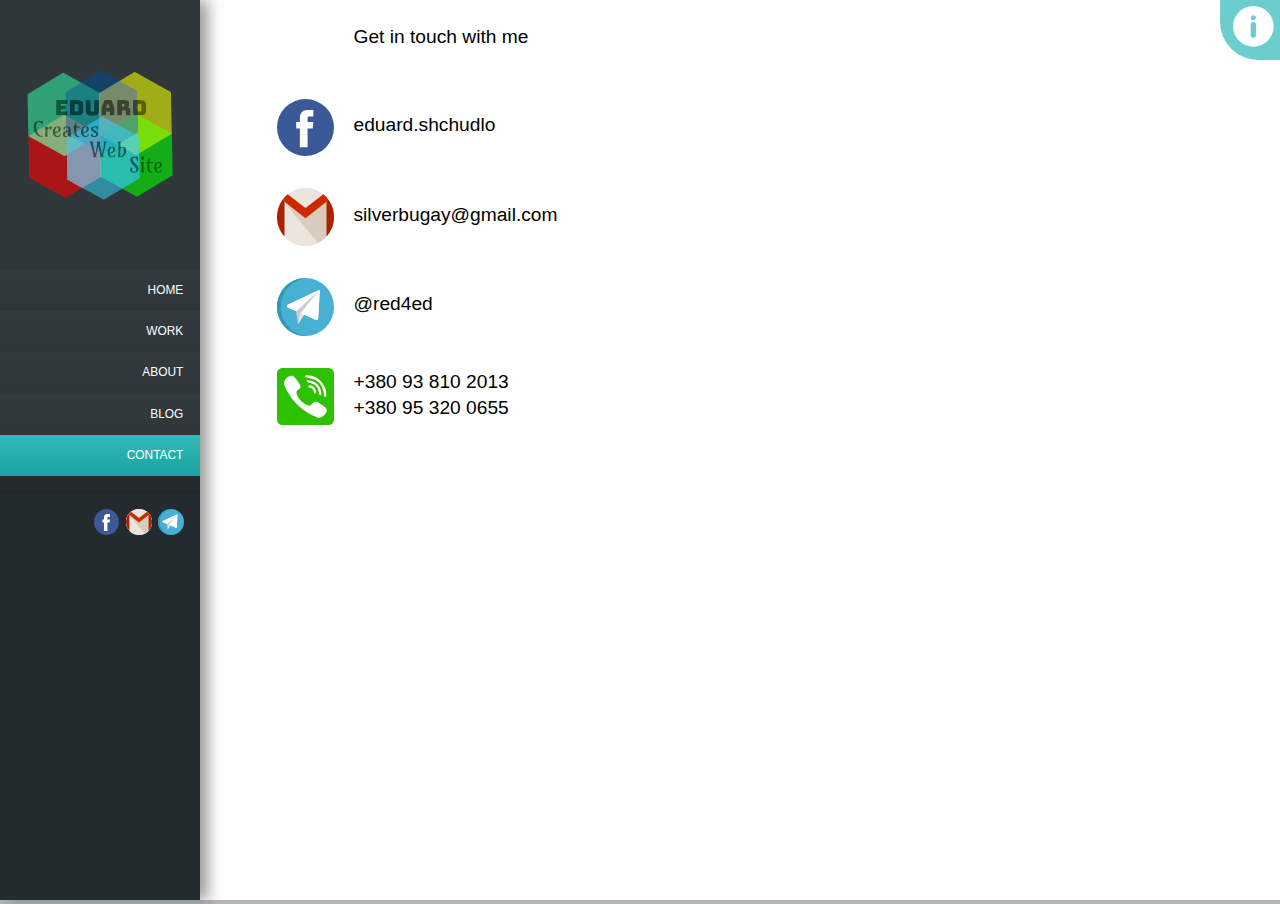
<file: edportfolio/contact.html>
<!DOCTYPE html>
<html lang="en">

<head>
  <meta charset="UTF-8">
  <meta name="viewport" content="width=device-width, initial-scale=1.0">
  <meta http-equiv="X-UA-Compatible" content="ie=edge">
  <title>red4ed</title>
  <link rel="stylesheet" href="css/reset.css" type="text/css">
  <link rel="stylesheet" href="css/style.css" type="text/css">
  <link rel="stylesheet" href="css/flex.css" type="text/css">
  <link rel="stylesheet" href="sass/main.css" type="text/css">
  <link rel="stylesheet" href="sass/queries.css" type="text/css">
</head>

<body>

  <div id="info_box">
    <div class="info_share">
      <svg version="1.1" id="" xmlns="http://www.w3.org/2000/svg" xmlns:xlink="http://www.w3.org/1999/xlink" x="0px" y="0px"
        viewBox="0 0 348.077 348.077" style="enable-background:new 0 0 348.077 348.077;" xml:space="preserve">

        <path d="M340.273,275.083l-53.755-53.761c-10.707-10.664-28.438-10.34-39.518,0.744l-27.082,27.076
             c-1.711-0.943-3.482-1.928-5.344-2.973c-17.102-9.476-40.509-22.464-65.14-47.113c-24.704-24.701-37.704-48.144-47.209-65.257
             c-1.003-1.813-1.964-3.561-2.913-5.221l18.176-18.149l8.936-8.947c11.097-11.1,11.403-28.826,0.721-39.521L73.39,8.194
             C62.708-2.486,44.969-2.162,33.872,8.938l-15.15,15.237l0.414,0.411c-5.08,6.482-9.325,13.958-12.484,22.02
             C3.74,54.28,1.927,61.603,1.098,68.941C-6,127.785,20.89,181.564,93.866,254.541c100.875,100.868,182.167,93.248,185.674,92.876
             c7.638-0.913,14.958-2.738,22.397-5.627c7.992-3.122,15.463-7.361,21.941-12.43l0.331,0.294l15.348-15.029
             C350.631,303.527,350.95,285.795,340.273,275.083z" />

      </svg>
      <div>
        <p>+380938102013</p>
        <p>+380953200655</p>
      </div>
    </div>
    <div class="info_share">
      <svg version="1.1" id="" xmlns="http://www.w3.org/2000/svg" xmlns:xlink="http://www.w3.org/1999/xlink" x="0px" y="0px"
        viewBox="0 0 348.165 348.165" style="enable-background:new 0 0 348.165 348.165;" xml:space="preserve">

        <polygon points="0,60.58 0,71.921 174.083,193.19 348.165,71.921 348.165,60.58 		" />
        <polygon points="174.083,217.356 71.545,145.228 0,95.39 0,287.585 348.165,287.585 348.165,95.39 
           276.62,145.228 		" />

      </svg>
      silverbugay@gmail.com
    </div>
  </div>





  <header class="flex__jcontent_start">
    <div id="logo" class="main_flex__nowrap flex__jcontent_center flex__align-items_center">
        <img src="img/pages/logo.png" alt="logo"> 
    </div>

    <button type="button" id="menu_btn">Menu</button>


    <nav id="main_nav">
      <div><a href="index.html">Home</a></div>
      <div><a href="work.html">Work</a></div>
      <div><a href="about.html">About</a></div>
      <div><a href="blog.html">Blog</a></div>
      <div><a class="active" href="contact.html">Contact</a></div>
    </nav>

    <!-- <div id="filter">
      <div id="title_filter" class="main_flex__nowrap flex__jcontent_end flex__align-content_center flex__align-items_center">
        Filter <img src="img/icon/grid.svg" alt="menu">
      </div>
      <div id="text_filter">
        <div><a class="active" href="#">All Works</a></div>
        <div><a href="#">web design</a></div>
        <div><a href="#">illustration</a></div>
        <div><a href="#">photography</a></div>
        <div><a href="#">wallpapers</a></div>
        <div><a href="#">brochures</a></div>
      </div>

    </div> -->

    <div id="soc_bar" class="main_flex__nowrap flex__jcontent_end flex__align-items_center">
        <a title="Facebook" href="https://www.facebook.com/eduard.shchudlo"><img src="img/icon/facebook.svg" alt="Facebook"></a>
        <a title="Gmail" href="https://silverbugay@gmail.com"><img src="img/icon/gmail.svg" alt="Gmail"></a>
        <a title="Telegram" href="tg://resolve?domain=red4ed"><img src="img/icon/telegram.svg" alt="Telegram"></a>
    </div>






  </header>

  <main id="map">

    <div class="wrap">

      <!-- <div id="box_contact" class="white">
        
        <div id="info_contact">
          <p class="title_info">
            Get in touch with us
          </p>
          <p>
            Aenean sollicitudin, lorem quis bibendum auctor, nisi elit consequat ipsum, nec sagittis sem nibh id elit. Duis sed odio sit amet nibh vulputate cursus a sit amet mauris. Morbi accumsan ipsum velit. Nam nec tellus a odio tincidunt auctor a ornare odio.
          </p>
        </div>

        <div id="form_comment">
          <p class="title_info">
            Send us a message
          </p>

          <form action="" class="main_flex__nowrap">

            <div id="left_form">
              <div class="input main_flex__nowrap flex__align-items_center">
                <div class="icon_form">
                  <img src="img/icon/man.svg" alt="man">
                </div>
                <input type="text" placeholder="Name">
              </div>
              <div class="input main_flex__nowrap flex__align-items_center">
                <div class="icon_form">
                  <img src="img/icon/gmail.svg" alt="e-mail">
                </div>
                <input type="text" placeholder="e-mail">
              </div>
              <div class="input main_flex__nowrap flex__align-items_center">
                <div class="icon_form">
                  <img src="img/icon/www.svg" alt="website">
                </div>
                <input type="text" placeholder="website">
              </div>
            </div>

            <div id="right_form">
                <div class="input main_flex__nowrap flex__align-items_center">
                  <textarea placeholder="Message"></textarea>
                </div>
                <button type="submit">Post a Comment</button>
            </div>

          </form>

      </div>
      </div> -->

      
      
      <div class="mycontact">
          
          <p>Get in touch with me</p>

          <div class="contact main_flex__nowrap">


            
              <div class="contact_col">
                <div class="mycon">
                  <div class="my-button">
                    <a title="Facebook" href="https://www.facebook.com/eduard.shchudlo">
                      <div class="my-share"><img src="img/icon/facebook.svg" alt="fb"></div>
                    </a>
                      <div class="my-text">eduard.shchudlo</div>            
                  </div>                
                </div>
    
                <div class="mycon">
                <div class="my-button">
                  <a title="Gmail" href="https://silverbugay@gmail.com">
                    <div class="my-share"><img src="img/icon/gmail.svg" alt="gmail"></div>
                  </a>
                    <div class="my-text">silverbugay@gmail.com</div>                  
                </div>
                </div>

              <div class="mycon">
                <div class="my-button">
                  <a title="Telegram" href="tg://resolve?domain=red4ed">
                    <div class="my-share"><img src="img/icon/telegram.svg" alt="tl"></div>
                  </a>
                    <div class="my-text">@red4ed</div>
                  
                </div>
              </div>
    
              <div class="mycon">
                <div title="Phone" class="my-button">
                  <div class="my-share"><img src="img/icon/phone.svg" alt="phone"></div>
                  <div class="m-text">+380 93 810 2013</div>
                  <div class="m-text">+380 95 320 0655</div>
                </div>
              </div>
    
            </div>
          </div>

      </div>


      <div id="map_google">
        <iframe src="https://www.google.com/maps/embed?pb=!1m18!1m12!1m3!1d82346.26056924992!2d23.996097320654048!3d49.836432465592104!2m3!1f0!2f0!3f0!3m2!1i1024!2i768!4f13.1!3m3!1m2!1s0x473add7c09109a57%3A0x4223c517012378e2!2z0JvRjNCy0ZbQsiwg0JvRjNCy0ZbQstGB0YzQutCwINC-0LHQu9Cw0YHRgtGMLCA3OTAwMA!5e0!3m2!1suk!2sua!4v1541419159000" width="100%" height="100%" frameborder="0" style="border:0" allowfullscreen></iframe>
      </div>

    </div>


    



  </main>

  <div id="info">
    <svg version="1.1" id="" xmlns="http://www.w3.org/2000/svg" xmlns:xlink="http://www.w3.org/1999/xlink" x="0px" y="0px"
      viewBox="0 0 45.999 45.999" style="enable-background:new 0 0 45.999 45.999;" xml:space="preserve">

      <path d="M39.264,6.736c-8.982-8.981-23.545-8.982-32.528,0c-8.982,8.982-8.981,23.545,0,32.528c8.982,8.98,23.545,8.981,32.528,0
       C48.245,30.281,48.244,15.719,39.264,6.736z M25.999,33c0,1.657-1.343,3-3,3s-3-1.343-3-3V21c0-1.657,1.343-3,3-3s3,1.343,3,3V33z
        M22.946,15.872c-1.728,0-2.88-1.224-2.844-2.735c-0.036-1.584,1.116-2.771,2.879-2.771c1.764,0,2.88,1.188,2.917,2.771
       C25.897,14.648,24.746,15.872,22.946,15.872z" />


    </svg>
  </div>































  <script src="js/jquery-3.3.1.min.js"></script>
  <script src="js/control.js"></script>


</body>

</html>
</file>
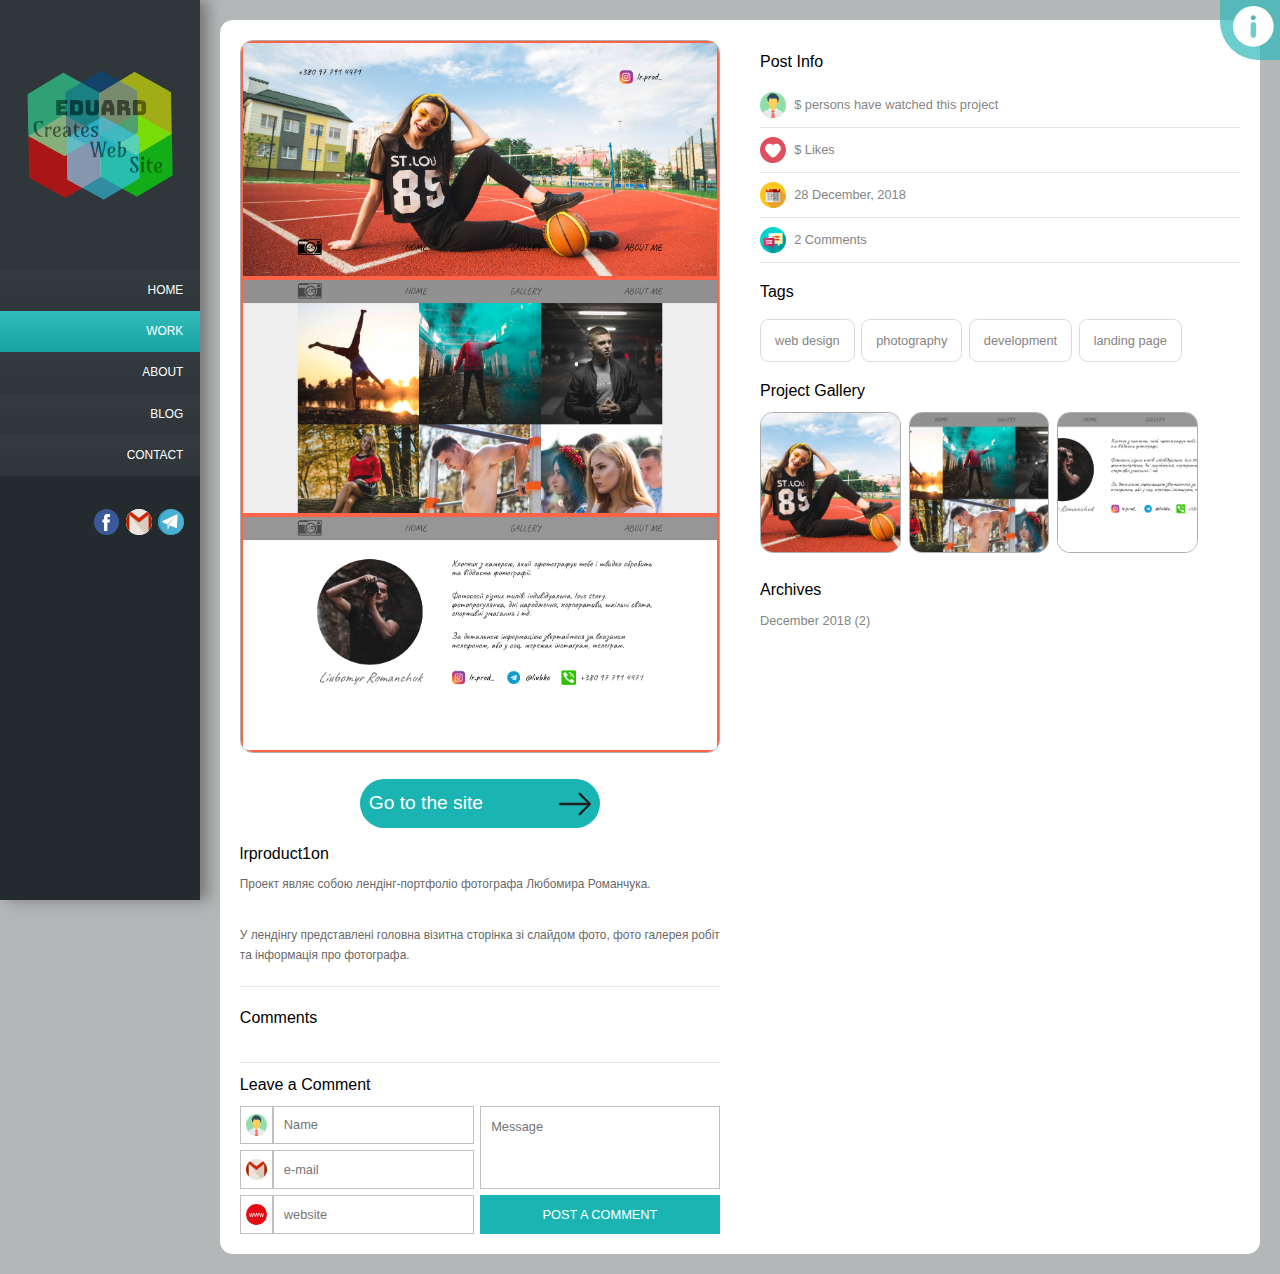
<file: edportfolio/post1.html>
<!DOCTYPE html>
<html lang="en">

<head>
  <meta charset="UTF-8">
  <meta name="viewport" content="width=device-width, initial-scale=1.0">
  <meta http-equiv="X-UA-Compatible" content="ie=edge">
  <title>red4ed</title>
  <link rel="stylesheet" href="css/reset.css" type="text/css">
  <link rel="stylesheet" href="css/style.css" type="text/css">
  <link rel="stylesheet" href="css/flex.css" type="text/css">
  <link rel="stylesheet" href="css/lightbox.css" type="text/css">
  <link rel="stylesheet" href="css/bootstrap.css" type="text/css">
  <link rel="stylesheet" href="sass/main.css" type="text/css">
  <link rel="stylesheet" href="sass/queries.css" type="text/css">
</head>

<body>




  <div id="info_box">
    <div class="info_share">
      <svg version="1.1" id="" xmlns="http://www.w3.org/2000/svg" xmlns:xlink="http://www.w3.org/1999/xlink" x="0px" y="0px"
        viewBox="0 0 348.077 348.077" style="enable-background:new 0 0 348.077 348.077;" xml:space="preserve">

        <path d="M340.273,275.083l-53.755-53.761c-10.707-10.664-28.438-10.34-39.518,0.744l-27.082,27.076
             c-1.711-0.943-3.482-1.928-5.344-2.973c-17.102-9.476-40.509-22.464-65.14-47.113c-24.704-24.701-37.704-48.144-47.209-65.257
             c-1.003-1.813-1.964-3.561-2.913-5.221l18.176-18.149l8.936-8.947c11.097-11.1,11.403-28.826,0.721-39.521L73.39,8.194
             C62.708-2.486,44.969-2.162,33.872,8.938l-15.15,15.237l0.414,0.411c-5.08,6.482-9.325,13.958-12.484,22.02
             C3.74,54.28,1.927,61.603,1.098,68.941C-6,127.785,20.89,181.564,93.866,254.541c100.875,100.868,182.167,93.248,185.674,92.876
             c7.638-0.913,14.958-2.738,22.397-5.627c7.992-3.122,15.463-7.361,21.941-12.43l0.331,0.294l15.348-15.029
             C350.631,303.527,350.95,285.795,340.273,275.083z" />

      </svg>
      <div>
        <p>+380938102013</p>
        <p>+380953200655</p>
      </div>
    </div>
    <div class="info_share">
      <svg version="1.1" id="" xmlns="http://www.w3.org/2000/svg" xmlns:xlink="http://www.w3.org/1999/xlink" x="0px" y="0px"
        viewBox="0 0 348.165 348.165" style="enable-background:new 0 0 348.165 348.165;" xml:space="preserve">

        <polygon points="0,60.58 0,71.921 174.083,193.19 348.165,71.921 348.165,60.58 		" />
        <polygon points="174.083,217.356 71.545,145.228 0,95.39 0,287.585 348.165,287.585 348.165,95.39 
           276.62,145.228 		" />

      </svg>
      silverbugay@gmail.com
    </div>
  </div>





  <header class="flex__jcontent_start">
    <div id="logo" class="main_flex__nowrap flex__jcontent_center flex__align-items_center">
        <img src="img/pages/logo.png" alt="logo"> 
    </div>

    <button type="button" id="menu_btn">Menu</button>



    <nav id="main_nav">
      <div><a href="index.html">Home</a></div>
      <div><a class="active" href="work.html">Work</a></div>
      <div><a href="about.html">About</a></div>
      <div><a href="blog.html">Blog</a></div>
      <!-- <div><a href="services.html">Services</a></div> -->
      <div><a href="contact.html">Contact</a></div>
    </nav>

    <!-- <div id="filter">
      <div id="title_filter" class="main_flex__nowrap flex__jcontent_end flex__align-content_center flex__align-items_center">
        Filter <img src="img/icon/grid.svg" alt="menu">
      </div>
      <div id="text_filter">
        <div><a class="active" href="#">All Works</a></div>
        <div><a href="#">web design</a></div>
        <div><a href="#">illustration</a></div>
        <div><a href="#">photography</a></div>
        <div><a href="#">wallpapers</a></div>
        <div><a href="#">brochures</a></div>
      </div>

    </div> -->

    <div id="soc_bar" class="main_flex__nowrap flex__jcontent_end flex__align-items_center">
      <a title="Facebook" href="https://www.facebook.com/eduard.shchudlo"><img src="img/icon/facebook.svg" alt="Facebook"></a>
      <a title="Gmail" href="https://silverbugay@gmail.com"><img src="img/icon/gmail.svg" alt="Gmail"></a>
      <a title="Telegram" href="tg://resolve?domain=red4ed"><img src="img/icon/telegram.svg" alt="Telegram"></a>
    </div>






  </header>

  <main>

    <div class="wrap white">

      <div class="info_work_box main_flex flex__jcontent_between flex__align-content_stretch flex__align-items_start">

        <div class="left_info">
          <div class="img_box_work">
            <img src="img/pages/pspage1.png" alt="1">
            <img src="img/pages/pspage2.png" alt="2">
            <img src="img/pages/pspage3.png" alt="3">
          </div>
          <div class="goto">
            <a href="https://red4ed.github.io/lrproduct1on/">
              <button type="button">  
              Go to the site
                <?xml version="1.0" encoding="iso-8859-1"?>
                <svg version="1.1" id="" xmlns="http://www.w3.org/2000/svg" xmlns:xlink="http://www.w3.org/1999/xlink" x="0px" y="0px"
                  viewBox="0 0 31.49 31.49" style="enable-background:new 0 0 31.49 31.49;" xml:space="preserve">
                <path style="fill:#1E201D;" d="M21.205,5.007c-0.429-0.444-1.143-0.444-1.587,0c-0.429,0.429-0.429,1.143,0,1.571l8.047,8.047H1.111
                  C0.492,14.626,0,15.118,0,15.737c0,0.619,0.492,1.127,1.111,1.127h26.554l-8.047,8.032c-0.429,0.444-0.429,1.159,0,1.587
                  c0.444,0.444,1.159,0.444,1.587,0l9.952-9.952c0.444-0.429,0.444-1.143,0-1.571L21.205,5.007z"/>
                </svg>
              </button>
            </a>
        </div>
          <div class="about_work">
            <h1>lrproduct1on</h1>
            <p>Проект являє собою лендінг-портфоліо фотографа Любомира Романчука.</p>

            <p>У лендінгу представлені головна візитна сторінка зі слайдом фото, фото галерея робіт та інформація про фотографа. </p>
          </div>

          <div id="comments">
            <h4>Comments</h4>
            
            <!-- <div id="list_comments">
              <ul>
                <li>
                  <div class="box_comment main_flex__nowrap">
                    <div class="img_comment">
                      <img src="img/icon/commentman.svg" alt="man">
                    </div>
                    <div class="about_comment">
                      <h5>ShaneFreer<span> / 58 minutes ago</span></h5>
                      <p>great post brainartworks</p>
                    </div>
                  </div>
                </li>
                <li>
                    <ul>
                        <li>
                          <div class="box_comment main_flex__nowrap">
                            <div class="img_comment">
                              <img src="img/icon/commentman.svg" alt="man">
                            </div>
                            <div class="about_comment">
                              <h5>Collis Ta’eed<span> / 42 minutes ago</span></h5>
                              <p>yeah i  really like it too, very useful!</p>
                            </div>
                          </div>
                        </li>
                      <li>
                        <ul>
                            <li>
                              <div class="box_comment main_flex__nowrap">
                                <div class="img_comment">
                                  <img src="img/icon/commentman.svg" alt="man">
                                </div>
                                <div class="about_comment">
                                  <h5>jremick<span> / 22 minutes ago</span></h5>
                                  <p>i found this post very useful too, the comment form
                                      works just perfect, keep it up guys :)</p>
                                </div>
                              </div>
                            </li>
                          <li>
                            <ul>
                                <li>
                                  <div class="box_comment main_flex__nowrap">
                                    <div class="img_comment">
                                      <img src="img/icon/commentman.svg" alt="man">
                                    </div>
                                    <div class="about_comment">
                                      <h5>joshjanssen<span> / 22 minutes ago</span></h5>
                                      <p>yep, especially when it comes to 
                                          comment testing</p>
                                    </div>
                                  </div>
                                </li>
                            </ul>   
                          </li>
                      </ul>   
                    </li>
                  <ul>
                    <li>
                        <div class="box_comment main_flex__nowrap">
                          <div class="img_comment">
                            <img src="img/icon/commentman.svg" alt="man">
                          </div>
                          <div class="about_comment">
                            <h5>stewboon<span> / 22 minutes ago</span></h5>
                            <p>nice job!</p>
                          </div>
                        </div>
                      </li>
                    </ul>
                  </ul>    
                </li>
                <ul>
                    <li>
                        <div class="box_comment main_flex__nowrap">
                          <div class="img_comment">
                            <img src="img/icon/commentman.svg" alt="man">
                          </div>
                          <div class="about_comment">
                            <h5>bensmithett<span> / 42 minutes ago</span></h5>
                            <p>couldn’t be better :D</p>
                          </div>
                        </div>
                      </li>
                    </ul>
                
                <li>
                    <div class="box_comment main_flex__nowrap">
                      <div class="img_comment">
                        <img src="img/icon/commentman.svg" alt="man">
                      </div>
                      <div class="about_comment">
                        <p>Name:  / E-mail: / Web-site:<span> / 48 minutes ago</span></p>
                        <h5>justinfrench</h5>
                        <p>looks very promising</p>
                      </div>
                    </div>
                  </li>
               
              </ul>


              


            </div> -->

            <div id="comment-field"></div>
                            
          </div>


          <div class="form_comment">
              <p class="title_info">
                  Leave a Comment
              </p>

              <form action="" class="main_flex__nowrap">

                <div id="left_form">
                  <div class="input main_flex__nowrap flex__align-items_center">
                    <div class="icon_form">
                      <img src="img/icon/man.svg" alt="man">
                    </div>
                    <input type="text" placeholder="Name" id="com_name">
                  </div>
                  <div class="input main_flex__nowrap flex__align-items_center">
                    <div class="icon_form">
                      <img src="img/icon/gmail.svg" alt="e-mail">
                    </div>
                    <input type="text" placeholder="e-mail" id="com_mail">
                  </div>
                  <div class="input main_flex__nowrap flex__align-items_center">
                    <div class="icon_form">
                      <img src="img/icon/www.svg" alt="website">
                    </div>
                    <input type="text" placeholder="website" id="com_site">
                  </div>
                </div>

                <div id="right_form">
                    <div class="input main_flex__nowrap flex__align-items_center">
                      <textarea placeholder="Message" id="com_mes"></textarea>
                    </div>
                    <button type="submit" id="com-add">Post a Comment</button>
                </div>

              </form>

          </div>



        </div>

        <div class="right_info">

          <div class="pr_info">
            <p class="title_info">
              Post Info
            </p>
            <ul>
              <li>
                <img src="img/icon/man.svg" alt="man">
                $ persons have watched this project
              </li>
              <li>
                <img src="img/icon/heart.svg" alt="heart">
                $ Likes
              </li>
              <li>
                <img src="img/icon/calendar.svg" alt="calendar">
                28 December, 2018
              </li>
              <li>
                <img src="img/icon/chat.svg" alt="chat">
                2 Comments
              </li>
            </ul>


          </div>

          <div class="tags">
              <p class="title_info">
                Tags
              </p>
  
              <div class="list_tags main_flex flex__jcontent_start flex__align-items_center">
                <div class="tag">
                  web design
                </div>
                <div class="tag">
                  photography
                </div>
                <div class="tag">
                  development
                </div>
                <div class="tag">
                  landing page
                </div>
              </div>
  
          </div>
  
          <div class="gall">
              <p class="title_info">
                Project Gallery
              </p>
  
              <div class="list_gall main_flex flex__jcontent_start flex__align-items_center">
                <div class="img_gal">
                  <a href="img/pages/pspage1.png" data-lightbox="sitepage" class="item"><img src="img/pages/pspage1.png" alt="1"></a> 
                </div>
                <div class="img_gal">
                  <a href="img/pages/pspage2.png" data-lightbox="sitepage" class="item"><img src="img/pages/pspage2.png" alt="2"></a> 
                </div>
                <div class="img_gal">
                  <a href="img/pages/pspage3.png" data-lightbox="sitepage" class="item"><img src="img/pages/pspage3.png" alt="3"></a>  
                </div>
              </div>
          </div>  

            
  





          <div class="pr_f">
                <p class="title_info">
                  Archives
                </p>
                <ul>
                  
                  
                  <li>December 2018 (2)</li>
                  
  
                </ul>
          </div> 

         

        </div>

      </div>


    </div>






  </main>

  <div id="info">
    <svg version="1.1" id="" xmlns="http://www.w3.org/2000/svg" xmlns:xlink="http://www.w3.org/1999/xlink" x="0px" y="0px"
      viewBox="0 0 45.999 45.999" style="enable-background:new 0 0 45.999 45.999;" xml:space="preserve">

      <path d="M39.264,6.736c-8.982-8.981-23.545-8.982-32.528,0c-8.982,8.982-8.981,23.545,0,32.528c8.982,8.98,23.545,8.981,32.528,0
       C48.245,30.281,48.244,15.719,39.264,6.736z M25.999,33c0,1.657-1.343,3-3,3s-3-1.343-3-3V21c0-1.657,1.343-3,3-3s3,1.343,3,3V33z
        M22.946,15.872c-1.728,0-2.88-1.224-2.844-2.735c-0.036-1.584,1.116-2.771,2.879-2.771c1.764,0,2.88,1.188,2.917,2.771
       C25.897,14.648,24.746,15.872,22.946,15.872z" />


    </svg>
  </div>


  




























  <script src="js/jquery-3.3.1.min.js"></script>
  <script src="js/lightbox-plus-jquery.min.js"></script>
  <script src="js/bootstrap.min.js"></script>
  <script src="js/comments.js"></script>
  <script src="js/control.js"></script>


</body>

</html>
</file>
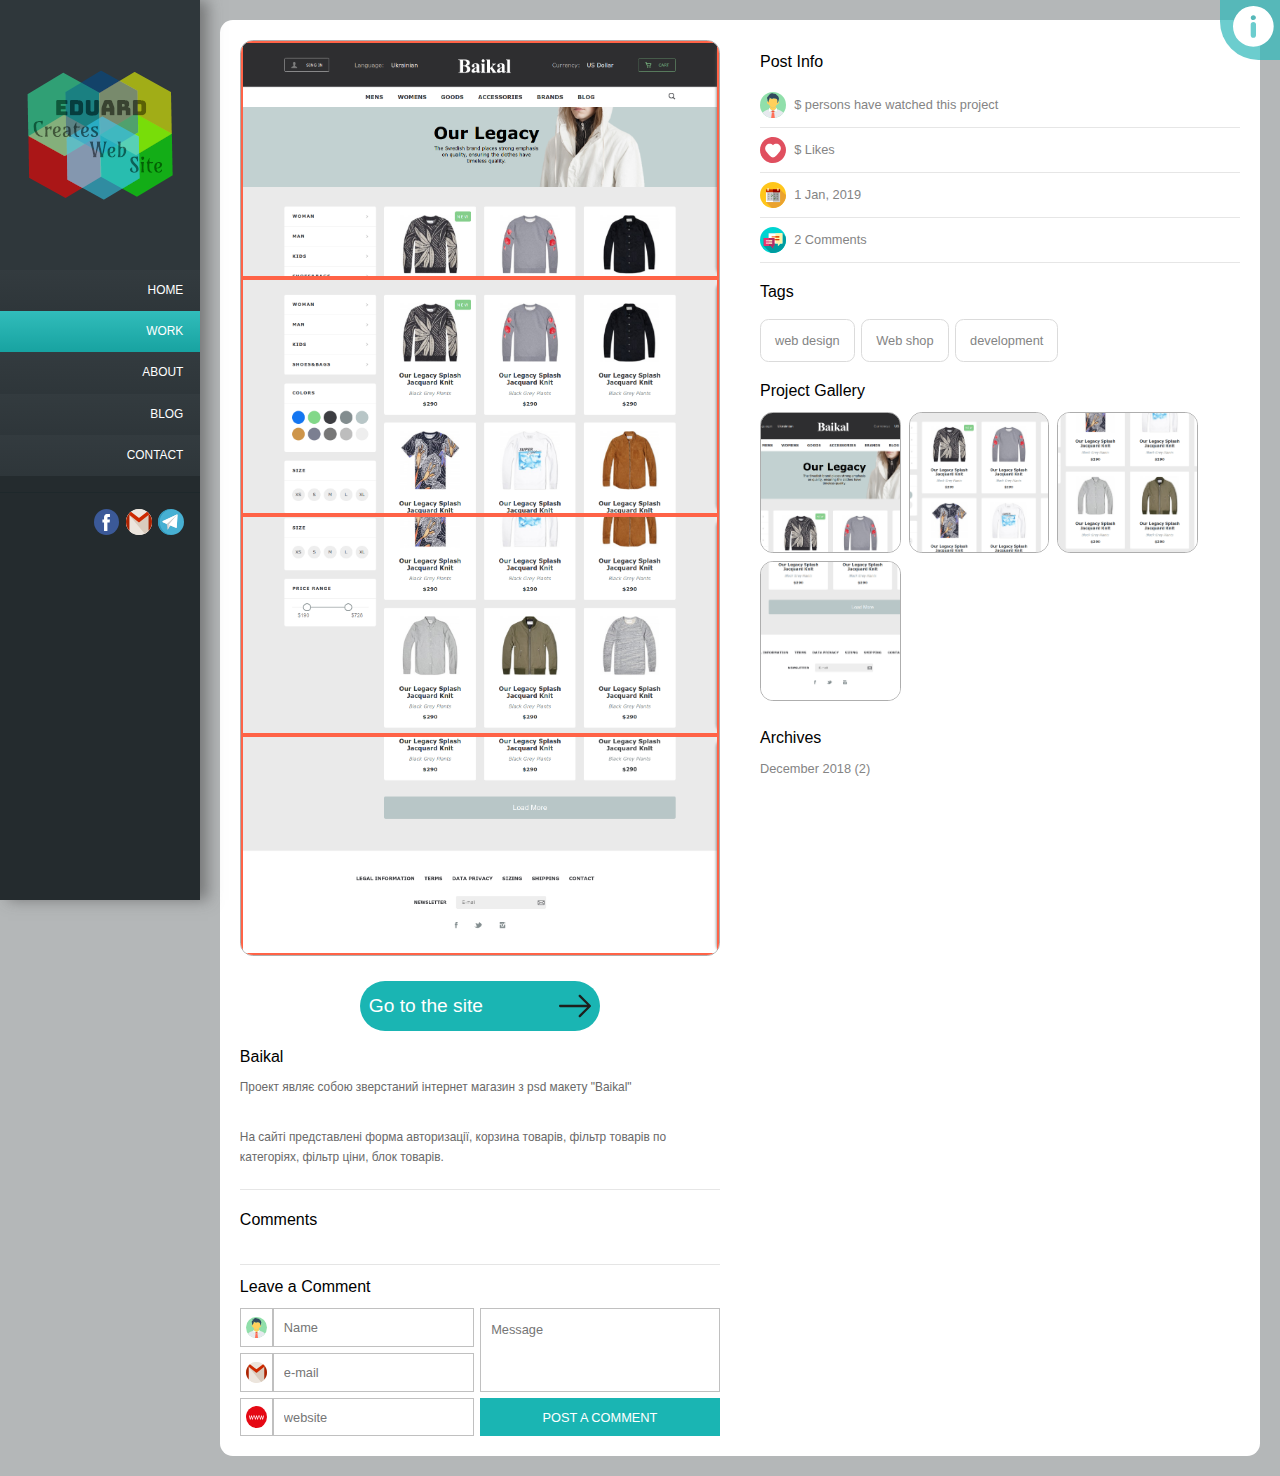
<file: edportfolio/post2.html>
<!DOCTYPE html>
<html lang="en">

<head>
  <meta charset="UTF-8">
  <meta name="viewport" content="width=device-width, initial-scale=1.0">
  <meta http-equiv="X-UA-Compatible" content="ie=edge">
  <title>red4ed</title>
  <link rel="stylesheet" href="css/reset.css" type="text/css">
  <link rel="stylesheet" href="css/style.css" type="text/css">
  <link rel="stylesheet" href="css/flex.css" type="text/css">
  <link rel="stylesheet" href="css/lightbox.css" type="text/css">
  <link rel="stylesheet" href="css/bootstrap.css" type="text/css">
  <link rel="stylesheet" href="sass/main.css" type="text/css">
  <link rel="stylesheet" href="sass/queries.css" type="text/css">
</head>

<body>




  <div id="info_box">
    <div class="info_share">
      <svg version="1.1" id="" xmlns="http://www.w3.org/2000/svg" xmlns:xlink="http://www.w3.org/1999/xlink" x="0px" y="0px"
        viewBox="0 0 348.077 348.077" style="enable-background:new 0 0 348.077 348.077;" xml:space="preserve">

        <path d="M340.273,275.083l-53.755-53.761c-10.707-10.664-28.438-10.34-39.518,0.744l-27.082,27.076
             c-1.711-0.943-3.482-1.928-5.344-2.973c-17.102-9.476-40.509-22.464-65.14-47.113c-24.704-24.701-37.704-48.144-47.209-65.257
             c-1.003-1.813-1.964-3.561-2.913-5.221l18.176-18.149l8.936-8.947c11.097-11.1,11.403-28.826,0.721-39.521L73.39,8.194
             C62.708-2.486,44.969-2.162,33.872,8.938l-15.15,15.237l0.414,0.411c-5.08,6.482-9.325,13.958-12.484,22.02
             C3.74,54.28,1.927,61.603,1.098,68.941C-6,127.785,20.89,181.564,93.866,254.541c100.875,100.868,182.167,93.248,185.674,92.876
             c7.638-0.913,14.958-2.738,22.397-5.627c7.992-3.122,15.463-7.361,21.941-12.43l0.331,0.294l15.348-15.029
             C350.631,303.527,350.95,285.795,340.273,275.083z" />

      </svg>
      <div>
        <p>+380938102013</p>
        <p>+380953200655</p>
      </div>
    </div>
    <div class="info_share">
      <svg version="1.1" id="" xmlns="http://www.w3.org/2000/svg" xmlns:xlink="http://www.w3.org/1999/xlink" x="0px" y="0px"
        viewBox="0 0 348.165 348.165" style="enable-background:new 0 0 348.165 348.165;" xml:space="preserve">

        <polygon points="0,60.58 0,71.921 174.083,193.19 348.165,71.921 348.165,60.58 		" />
        <polygon points="174.083,217.356 71.545,145.228 0,95.39 0,287.585 348.165,287.585 348.165,95.39 
           276.62,145.228 		" />

      </svg>
      silverbugay@gmail.com
    </div>
  </div>





  <header class="flex__jcontent_start">
    <div id="logo" class="main_flex__nowrap flex__jcontent_center flex__align-items_center">
        <img src="img/pages/logo.png" alt="logo"> 
    </div>

    <button type="button" id="menu_btn">Menu</button>



    <nav id="main_nav">
      <div><a href="index.html">Home</a></div>
      <div><a class="active" href="work.html">Work</a></div>
      <div><a href="about.html">About</a></div>
      <div><a href="blog.html">Blog</a></div>
      <!-- <div><a href="services.html">Services</a></div> -->
      <div><a href="contact.html">Contact</a></div>
    </nav>

    <!-- <div id="filter">
      <div id="title_filter" class="main_flex__nowrap flex__jcontent_end flex__align-content_center flex__align-items_center">
        Filter <img src="img/icon/grid.svg" alt="menu">
      </div>
      <div id="text_filter">
        <div><a class="active" href="#">All Works</a></div>
        <div><a href="#">web design</a></div>
        <div><a href="#">illustration</a></div>
        <div><a href="#">photography</a></div>
        <div><a href="#">wallpapers</a></div>
        <div><a href="#">brochures</a></div>
      </div>

    </div> -->

    <div id="soc_bar" class="main_flex__nowrap flex__jcontent_end flex__align-items_center">
      <a title="Facebook" href="https://www.facebook.com/eduard.shchudlo"><img src="img/icon/facebook.svg" alt="Facebook"></a>
      <a title="Gmail" href="https://silverbugay@gmail.com"><img src="img/icon/gmail.svg" alt="Gmail"></a>
      <a title="Telegram" href="tg://resolve?domain=red4ed"><img src="img/icon/telegram.svg" alt="Telegram"></a>
    </div>






  </header>

  <main>

    <div class="wrap white">

      <div class="info_work_box main_flex flex__jcontent_between flex__align-content_stretch flex__align-items_start">

        <div class="left_info">
          <div class="img_box_work">
            <img src="img/pages/Baikal1.png" alt="1">
            <img src="img/pages/Baikal2.png" alt="2">
            <img src="img/pages/Baikal3.png" alt="3">
            <img src="img/pages/Baikal4.png" alt="4">
          </div>
          <div class="goto">
            <a href="https://red4ed.github.io/baikal/">
              <button type="button">  
              Go to the site
                <?xml version="1.0" encoding="iso-8859-1"?>
                <svg version="1.1" id="" xmlns="http://www.w3.org/2000/svg" xmlns:xlink="http://www.w3.org/1999/xlink" x="0px" y="0px"
                  viewBox="0 0 31.49 31.49" style="enable-background:new 0 0 31.49 31.49;" xml:space="preserve">
                <path style="fill:#1E201D;" d="M21.205,5.007c-0.429-0.444-1.143-0.444-1.587,0c-0.429,0.429-0.429,1.143,0,1.571l8.047,8.047H1.111
                  C0.492,14.626,0,15.118,0,15.737c0,0.619,0.492,1.127,1.111,1.127h26.554l-8.047,8.032c-0.429,0.444-0.429,1.159,0,1.587
                  c0.444,0.444,1.159,0.444,1.587,0l9.952-9.952c0.444-0.429,0.444-1.143,0-1.571L21.205,5.007z"/>
                </svg>
              </button>
            </a>
        </div>
          <div class="about_work">
            <h1>Baikal</h1>
            <p>Проект являє собою зверстаний інтернет магазин з psd макету "Baikal"</p>

            <p>На сайті представлені форма авторизації, корзина товарів, фільтр товарів по категоріях, фільтр ціни, блок товарів. </p>
          </div>

          <div id="comments">
            <h4>Comments</h4>
            
            <!-- <div id="list_comments">
              <ul>
                <li>
                  <div class="box_comment main_flex__nowrap">
                    <div class="img_comment">
                      <img src="img/icon/commentman.svg" alt="man">
                    </div>
                    <div class="about_comment">
                      <h5>ShaneFreer<span> / 58 minutes ago</span></h5>
                      <p>great post brainartworks</p>
                    </div>
                  </div>
                </li>
                <li>
                    <ul>
                        <li>
                          <div class="box_comment main_flex__nowrap">
                            <div class="img_comment">
                              <img src="img/icon/commentman.svg" alt="man">
                            </div>
                            <div class="about_comment">
                              <h5>Collis Ta’eed<span> / 42 minutes ago</span></h5>
                              <p>yeah i  really like it too, very useful!</p>
                            </div>
                          </div>
                        </li>
                      <li>
                        <ul>
                            <li>
                              <div class="box_comment main_flex__nowrap">
                                <div class="img_comment">
                                  <img src="img/icon/commentman.svg" alt="man">
                                </div>
                                <div class="about_comment">
                                  <h5>jremick<span> / 22 minutes ago</span></h5>
                                  <p>i found this post very useful too, the comment form
                                      works just perfect, keep it up guys :)</p>
                                </div>
                              </div>
                            </li>
                          <li>
                            <ul>
                                <li>
                                  <div class="box_comment main_flex__nowrap">
                                    <div class="img_comment">
                                      <img src="img/icon/commentman.svg" alt="man">
                                    </div>
                                    <div class="about_comment">
                                      <h5>joshjanssen<span> / 22 minutes ago</span></h5>
                                      <p>yep, especially when it comes to 
                                          comment testing</p>
                                    </div>
                                  </div>
                                </li>
                            </ul>   
                          </li>
                      </ul>   
                    </li>
                  <ul>
                    <li>
                        <div class="box_comment main_flex__nowrap">
                          <div class="img_comment">
                            <img src="img/icon/commentman.svg" alt="man">
                          </div>
                          <div class="about_comment">
                            <h5>stewboon<span> / 22 minutes ago</span></h5>
                            <p>nice job!</p>
                          </div>
                        </div>
                      </li>
                    </ul>
                  </ul>    
                </li>
                <ul>
                    <li>
                        <div class="box_comment main_flex__nowrap">
                          <div class="img_comment">
                            <img src="img/icon/commentman.svg" alt="man">
                          </div>
                          <div class="about_comment">
                            <h5>bensmithett<span> / 42 minutes ago</span></h5>
                            <p>couldn’t be better :D</p>
                          </div>
                        </div>
                      </li>
                    </ul>
                
                <li>
                    <div class="box_comment main_flex__nowrap">
                      <div class="img_comment">
                        <img src="img/icon/commentman.svg" alt="man">
                      </div>
                      <div class="about_comment">
                        <p>Name:  / E-mail: / Web-site:<span> / 48 minutes ago</span></p>
                        <h5>justinfrench</h5>
                        <p>looks very promising</p>
                      </div>
                    </div>
                  </li>
               
              </ul>


              


            </div> -->

            <div id="comment-field"></div>
                            
          </div>


          <div class="form_comment">
              <p class="title_info">
                  Leave a Comment
              </p>

              <form action="" class="main_flex__nowrap">

                <div id="left_form">
                  <div class="input main_flex__nowrap flex__align-items_center">
                    <div class="icon_form">
                      <img src="img/icon/man.svg" alt="man">
                    </div>
                    <input type="text" placeholder="Name" id="com_name">
                  </div>
                  <div class="input main_flex__nowrap flex__align-items_center">
                    <div class="icon_form">
                      <img src="img/icon/gmail.svg" alt="e-mail">
                    </div>
                    <input type="text" placeholder="e-mail" id="com_mail">
                  </div>
                  <div class="input main_flex__nowrap flex__align-items_center">
                    <div class="icon_form">
                      <img src="img/icon/www.svg" alt="website">
                    </div>
                    <input type="text" placeholder="website" id="com_site">
                  </div>
                </div>

                <div id="right_form">
                    <div class="input main_flex__nowrap flex__align-items_center">
                      <textarea placeholder="Message" id="com_mes"></textarea>
                    </div>
                    <button type="submit" id="com-add">Post a Comment</button>
                </div>

              </form>

          </div>



        </div>

        <div class="right_info">

          <div class="pr_info">
            <p class="title_info">
              Post Info
            </p>
            <ul>
              <li>
                <img src="img/icon/man.svg" alt="man">
                $ persons have watched this project
              </li>
              <li>
                <img src="img/icon/heart.svg" alt="heart">
                $ Likes
              </li>
              <li>
                <img src="img/icon/calendar.svg" alt="calendar">
                1 Jan, 2019
              </li>
              <li>
                <img src="img/icon/chat.svg" alt="chat">
                2 Comments
              </li>
            </ul>


          </div>

          <div class="tags">
              <p class="title_info">
                Tags
              </p>
  
              <div class="list_tags main_flex flex__jcontent_start flex__align-items_center">
                <div class="tag">
                  web design
                </div>
                <div class="tag">
                  Web shop
                </div>
                <div class="tag">
                  development
                </div>
              </div>
  
          </div>
  
          <div class="gall">
              <p class="title_info">
                Project Gallery
              </p>
  
              <div class="list_gall main_flex flex__jcontent_start flex__align-items_center">
                <div class="img_gal">
                  <a href="img/pages/Baikal1.png" data-lightbox="sitepage" class="item"><img src="img/pages/Baikal1.png" alt="1"></a> 
                </div>
                <div class="img_gal">
                  <a href="img/pages/Baikal2.png" data-lightbox="sitepage" class="item"><img src="img/pages/Baikal2.png" alt="2"></a> 
                </div>
                <div class="img_gal">
                  <a href="img/pages/Baikal3.png" data-lightbox="sitepage" class="item"><img src="img/pages/Baikal3.png" alt="3"></a>  
                </div>
                <div class="img_gal">
                  <a href="img/pages/Baikal4.png" data-lightbox="sitepage" class="item"><img src="img/pages/Baikal4.png" alt="4"></a>  
                </div>
              </div>
          </div>  

            
  





          <div class="pr_f">
                <p class="title_info">
                  Archives
                </p>
                <ul>
                  
                  
                  <li>December 2018 (2)</li>
                  
  
                </ul>
          </div> 

         

        </div>

      </div>


    </div>






  </main>

  <div id="info">
    <svg version="1.1" id="" xmlns="http://www.w3.org/2000/svg" xmlns:xlink="http://www.w3.org/1999/xlink" x="0px" y="0px"
      viewBox="0 0 45.999 45.999" style="enable-background:new 0 0 45.999 45.999;" xml:space="preserve">

      <path d="M39.264,6.736c-8.982-8.981-23.545-8.982-32.528,0c-8.982,8.982-8.981,23.545,0,32.528c8.982,8.98,23.545,8.981,32.528,0
       C48.245,30.281,48.244,15.719,39.264,6.736z M25.999,33c0,1.657-1.343,3-3,3s-3-1.343-3-3V21c0-1.657,1.343-3,3-3s3,1.343,3,3V33z
        M22.946,15.872c-1.728,0-2.88-1.224-2.844-2.735c-0.036-1.584,1.116-2.771,2.879-2.771c1.764,0,2.88,1.188,2.917,2.771
       C25.897,14.648,24.746,15.872,22.946,15.872z" />


    </svg>
  </div>


  




























  <script src="js/jquery-3.3.1.min.js"></script>
  <script src="js/lightbox-plus-jquery.min.js"></script>
  <script src="js/bootstrap.min.js"></script>
  <script src="js/comments.js"></script>
  <script src="js/control.js"></script>


</body>

</html>
</file>
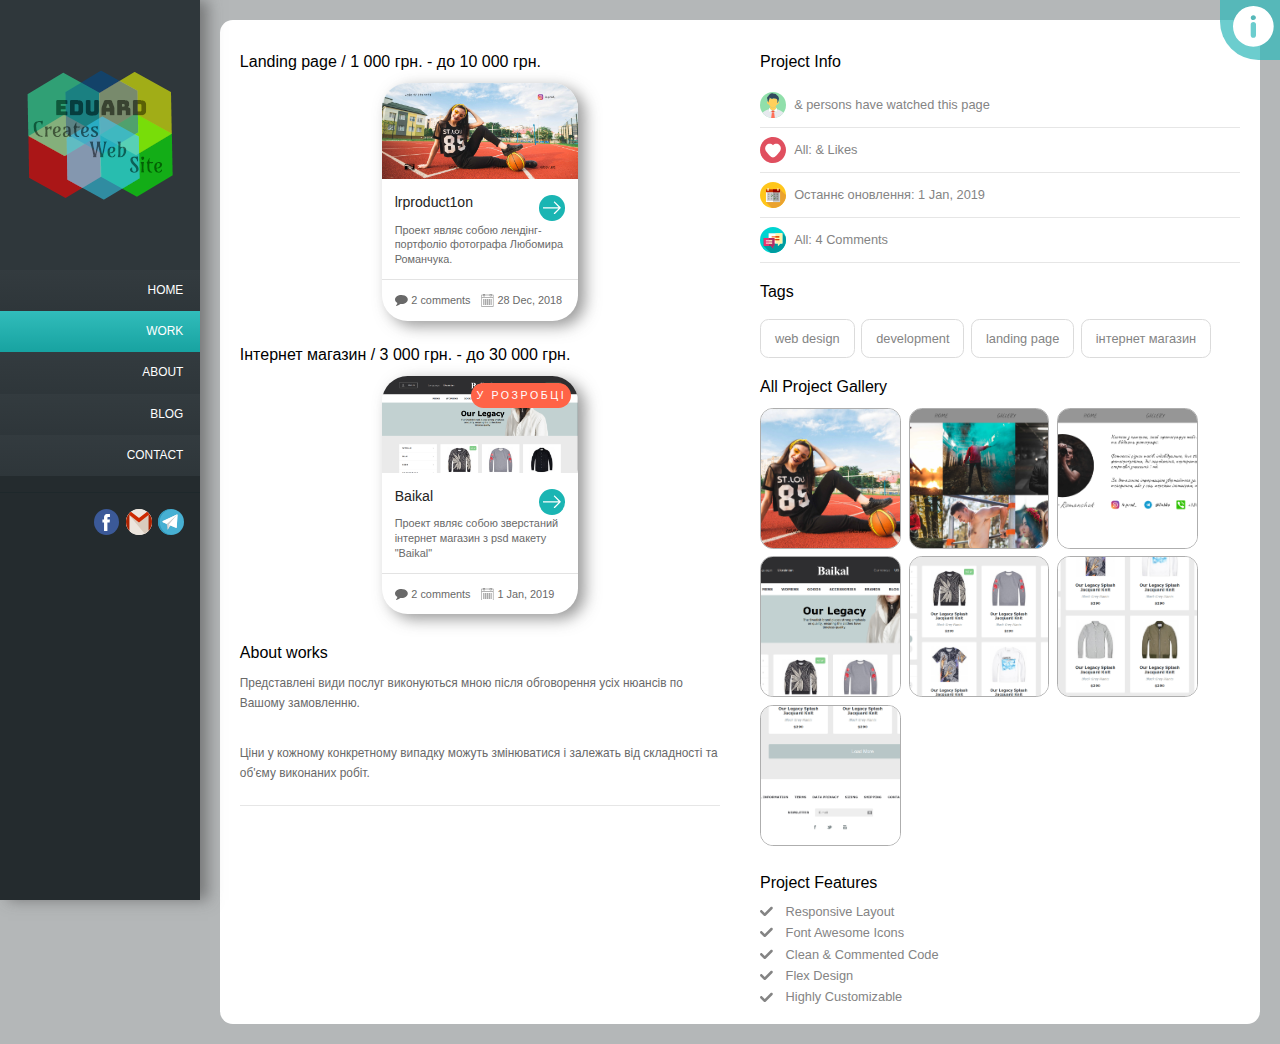
<file: edportfolio/work.html>
<!DOCTYPE html>
<html lang="en">

<head>
  <meta charset="UTF-8">
  <meta name="viewport" content="width=device-width, initial-scale=1.0">
  <meta http-equiv="X-UA-Compatible" content="ie=edge">
  <title>red4ed</title>
  <link rel="stylesheet" href="css/reset.css" type="text/css">
  <link rel="stylesheet" href="css/style.css" type="text/css">
  <link rel="stylesheet" href="css/flex.css" type="text/css">
  <link rel="stylesheet" href="css/lightbox.css" type="text/css">
  <link rel="stylesheet" href="sass/main.css" type="text/css">
  <link rel="stylesheet" href="sass/queries.css" type="text/css">
</head>

<body>

  <div id="info_box">
    <div class="info_share">
      <svg version="1.1" id="" xmlns="http://www.w3.org/2000/svg" xmlns:xlink="http://www.w3.org/1999/xlink" x="0px" y="0px"
        viewBox="0 0 348.077 348.077" style="enable-background:new 0 0 348.077 348.077;" xml:space="preserve">

        <path d="M340.273,275.083l-53.755-53.761c-10.707-10.664-28.438-10.34-39.518,0.744l-27.082,27.076
             c-1.711-0.943-3.482-1.928-5.344-2.973c-17.102-9.476-40.509-22.464-65.14-47.113c-24.704-24.701-37.704-48.144-47.209-65.257
             c-1.003-1.813-1.964-3.561-2.913-5.221l18.176-18.149l8.936-8.947c11.097-11.1,11.403-28.826,0.721-39.521L73.39,8.194
             C62.708-2.486,44.969-2.162,33.872,8.938l-15.15,15.237l0.414,0.411c-5.08,6.482-9.325,13.958-12.484,22.02
             C3.74,54.28,1.927,61.603,1.098,68.941C-6,127.785,20.89,181.564,93.866,254.541c100.875,100.868,182.167,93.248,185.674,92.876
             c7.638-0.913,14.958-2.738,22.397-5.627c7.992-3.122,15.463-7.361,21.941-12.43l0.331,0.294l15.348-15.029
             C350.631,303.527,350.95,285.795,340.273,275.083z" />

      </svg>
      <div>
        <p>+380938102013</p>
        <p>+380953200655</p>
      </div>
    </div>
    <div class="info_share">
      <svg version="1.1" id="" xmlns="http://www.w3.org/2000/svg" xmlns:xlink="http://www.w3.org/1999/xlink" x="0px" y="0px"
        viewBox="0 0 348.165 348.165" style="enable-background:new 0 0 348.165 348.165;" xml:space="preserve">

        <polygon points="0,60.58 0,71.921 174.083,193.19 348.165,71.921 348.165,60.58 		" />
        <polygon points="174.083,217.356 71.545,145.228 0,95.39 0,287.585 348.165,287.585 348.165,95.39 
           276.62,145.228 		" />

      </svg>
      silverbugay@gmail.com
    </div>
  </div>





  <header class="flex__jcontent_start">
    <div id="logo" class="main_flex__nowrap flex__jcontent_center flex__align-items_center">
        <img src="img/pages/logo.png" alt="logo"> 
    </div>

    <button type="button" id="menu_btn">Menu</button>


    <nav id="main_nav">
      <div><a href="index.html">Home</a></div>
      <div><a class="active" href="work.html">Work</a></div>
      <div><a href="about.html">About</a></div>
      <div><a href="blog.html">Blog</a></div>
      <!-- <div><a href="services.html">Services</a></div> -->
      <div><a href="contact.html">Contact</a></div>
    </nav>

    <!-- <div id="filter">
      <div id="title_filter" class="main_flex__nowrap flex__jcontent_end flex__align-content_center flex__align-items_center">
        Filter <img src="img/icon/grid.svg" alt="menu">
      </div>
      <div id="text_filter">
        <div><a class="active" href="#">All Works</a></div>
        <div><a href="#">web design</a></div>
        <div><a href="#">illustration</a></div>
        <div><a href="#">photography</a></div>
        <div><a href="#">wallpapers</a></div>
        <div><a href="#">brochures</a></div>
      </div>

    </div> -->

    <div id="soc_bar" class="main_flex__nowrap flex__jcontent_end flex__align-items_center">
      <a title="Facebook" href="https://www.facebook.com/eduard.shchudlo"><img src="img/icon/facebook.svg" alt="Facebook"></a>
      <a title="Gmail" href="https://silverbugay@gmail.com"><img src="img/icon/gmail.svg" alt="Gmail"></a>
      <a title="Telegram" href="tg://resolve?domain=red4ed"><img src="img/icon/telegram.svg" alt="Telegram"></a>
    </div>






  </header>

  <main>

    <div class="wrap white">

      <div class="info_work_box main_flex flex__jcontent_between flex__align-content_stretch flex__align-items_start">

        <div class="left_info">
          
          <!-- <div class="img_box_work">
            <img src="img/workbox/1.jpg" alt="1">
          </div> -->
          <div id="info_post" class="main_flex flex__jcontent_between">
              <p class="title_info">
                Landing page / 1 000 грн. - до 10 000 грн.
              </p>
              <div class="colum_p">
        
                  <div class="box_p img_p">
        
                    <div class="img_post img_post_h6">
                      <img src="img/pages/pspage1.png" alt="1">
                      <!-- <img src="img/pages/pspage2.png" alt="2">
                      <img src="img/pages/pspage3.png" alt="3"> -->
                    </div>
        
                    <div class="about_post">                      
                      <a href="post1.html"><?xml version="1.0" encoding="iso-8859-1"?>
                        <?xml version="1.0" encoding="iso-8859-1"?>
                          <svg version="1.1" id="" xmlns="http://www.w3.org/2000/svg" xmlns:xlink="http://www.w3.org/1999/xlink" x="0px" y="0px"
                            viewBox="0 0 31.49 31.49" style="enable-background:new 0 0 31.49 31.49;" xml:space="preserve">
                          <path d="M21.205,5.007c-0.429-0.444-1.143-0.444-1.587,0c-0.429,0.429-0.429,1.143,0,1.571l8.047,8.047H1.111
                            C0.492,14.626,0,15.118,0,15.737c0,0.619,0.492,1.127,1.111,1.127h26.554l-8.047,8.032c-0.429,0.444-0.429,1.159,0,1.587
                            c0.444,0.444,1.159,0.444,1.587,0l9.952-9.952c0.444-0.429,0.444-1.143,0-1.571L21.205,5.007z"/>
                          </svg>
                      </a>
                      <h2>lrproduct1on</h2>
                      <p>Проект являє собою лендінг-портфоліо фотографа Любомира Романчука.</p>
                    </div>
        
                    <div class="info_post main_flex__nowrap flex__align-content_center">
                      <div class="com_post main_flex__nowrap flex__align-items_center">
                        <svg version="1.1" id="" xmlns="http://www.w3.org/2000/svg" xmlns:xlink="http://www.w3.org/1999/xlink"
                          x="0px" y="0px" viewBox="0 0 511.626 511.626" style="enable-background:new 0 0 511.626 511.626;"
                          xml:space="preserve">
        
                          <path d="M477.371,127.44c-22.843-28.074-53.871-50.249-93.076-66.523c-39.204-16.272-82.035-24.41-128.478-24.41
              c-34.643,0-67.762,4.805-99.357,14.417c-31.595,9.611-58.812,22.602-81.653,38.97c-22.845,16.37-41.018,35.832-54.534,58.385
              C6.757,170.833,0,194.484,0,219.228c0,28.549,8.61,55.3,25.837,80.234c17.227,24.931,40.778,45.871,70.664,62.811
              c-2.096,7.611-4.57,14.846-7.426,21.693c-2.855,6.852-5.424,12.474-7.708,16.851c-2.286,4.377-5.376,9.233-9.281,14.562
              c-3.899,5.328-6.849,9.089-8.848,11.275c-1.997,2.19-5.28,5.812-9.851,10.849c-4.565,5.048-7.517,8.329-8.848,9.855
              c-0.193,0.089-0.953,0.952-2.285,2.567c-1.331,1.615-1.999,2.423-1.999,2.423l-1.713,2.566c-0.953,1.431-1.381,2.334-1.287,2.707
              c0.096,0.373-0.094,1.331-0.57,2.851c-0.477,1.526-0.428,2.669,0.142,3.433v0.284c0.765,3.429,2.43,6.187,4.998,8.277
              c2.568,2.092,5.474,2.95,8.708,2.563c12.375-1.522,23.223-3.606,32.548-6.276c49.87-12.758,93.649-35.782,131.334-69.097
              c14.272,1.522,28.072,2.286,41.396,2.286c46.442,0,89.271-8.138,128.479-24.417c39.208-16.272,70.233-38.448,93.072-66.517
              c22.843-28.062,34.263-58.663,34.263-91.781C511.626,186.108,500.207,155.509,477.371,127.44z" />
                        </svg>
                        <p>2 comments</p>
                      </div>
                      <div class="data_post main_flex__nowrap flex__align-items_center">
                        <svg version="1.1" id="" xmlns="http://www.w3.org/2000/svg" xmlns:xlink="http://www.w3.org/1999/xlink"
                          x="0px" y="0px" viewBox="0 0 60 60" style="enable-background:new 0 0 60 60;" xml:space="preserve">
        
                          <path d="M57,4h-7V1c0-0.553-0.447-1-1-1h-7c-0.553,0-1,0.447-1,1v3H19V1c0-0.553-0.447-1-1-1h-7c-0.553,0-1,0.447-1,1v3H3
              C2.447,4,2,4.447,2,5v11v43c0,0.553,0.447,1,1,1h54c0.553,0,1-0.447,1-1V16V5C58,4.447,57.553,4,57,4z M43,2h5v3v3h-5V5V2z M12,2h5
              v3v3h-5V5V2z M4,6h6v3c0,0.553,0.447,1,1,1h7c0.553,0,1-0.447,1-1V6h22v3c0,0.553,0.447,1,1,1h7c0.553,0,1-0.447,1-1V6h6v9H4V6z
               M4,58V17h52v41H4z" />
                          <path d="M38,23h-7h-2h-7h-2h-9v9v2v7v2v9h9h2h7h2h7h2h9v-9v-2v-7v-2v-9h-9H38z M31,25h7v7h-7V25z M38,41h-7v-7h7V41z M22,34h7v7h-7
              V34z M22,25h7v7h-7V25z M13,25h7v7h-7V25z M13,34h7v7h-7V34z M20,50h-7v-7h7V50z M29,50h-7v-7h7V50z M38,50h-7v-7h7V50z M47,50h-7
              v-7h7V50z M47,41h-7v-7h7V41z M47,25v7h-7v-7H47z" />
                        </svg>
                        <p>28 Dec, 2018</p>
                      </div>
                    </div>
        
                  </div>
          
              </div>



              <p class="title_info">
                  Інтернет магазин / 3 000 грн. - до 30 000 грн.
               </p>
      
               <div class="colum_p">
        
                  <div class="box_p img_p">
                    <div class="tagg">
                      У розробці
                    </div>
                    <div class="img_post img_post_h6">
                      <img src="img/pages/Baikal1.png" alt="1">
                    </div>
        
                    <div class="about_post">    
                                        
                      <a href="post2.html"><?xml version="1.0" encoding="iso-8859-1"?>
                        <?xml version="1.0" encoding="iso-8859-1"?>
                          <svg version="1.1" id="" xmlns="http://www.w3.org/2000/svg" xmlns:xlink="http://www.w3.org/1999/xlink" x="0px" y="0px"
                            viewBox="0 0 31.49 31.49" style="enable-background:new 0 0 31.49 31.49;" xml:space="preserve">
                          <path d="M21.205,5.007c-0.429-0.444-1.143-0.444-1.587,0c-0.429,0.429-0.429,1.143,0,1.571l8.047,8.047H1.111
                            C0.492,14.626,0,15.118,0,15.737c0,0.619,0.492,1.127,1.111,1.127h26.554l-8.047,8.032c-0.429,0.444-0.429,1.159,0,1.587
                            c0.444,0.444,1.159,0.444,1.587,0l9.952-9.952c0.444-0.429,0.444-1.143,0-1.571L21.205,5.007z"/>
                          </svg>
                      </a>
                      <h2>Baikal</h2>
                      <p>Проект являє собою зверстаний інтернет магазин з psd макету "Baikal"</p>
                    </div>
        
                    <div class="info_post main_flex__nowrap flex__align-content_center">
                      <div class="com_post main_flex__nowrap flex__align-items_center">
                        <svg version="1.1" id="" xmlns="http://www.w3.org/2000/svg" xmlns:xlink="http://www.w3.org/1999/xlink"
                          x="0px" y="0px" viewBox="0 0 511.626 511.626" style="enable-background:new 0 0 511.626 511.626;"
                          xml:space="preserve">
        
                          <path d="M477.371,127.44c-22.843-28.074-53.871-50.249-93.076-66.523c-39.204-16.272-82.035-24.41-128.478-24.41
              c-34.643,0-67.762,4.805-99.357,14.417c-31.595,9.611-58.812,22.602-81.653,38.97c-22.845,16.37-41.018,35.832-54.534,58.385
              C6.757,170.833,0,194.484,0,219.228c0,28.549,8.61,55.3,25.837,80.234c17.227,24.931,40.778,45.871,70.664,62.811
              c-2.096,7.611-4.57,14.846-7.426,21.693c-2.855,6.852-5.424,12.474-7.708,16.851c-2.286,4.377-5.376,9.233-9.281,14.562
              c-3.899,5.328-6.849,9.089-8.848,11.275c-1.997,2.19-5.28,5.812-9.851,10.849c-4.565,5.048-7.517,8.329-8.848,9.855
              c-0.193,0.089-0.953,0.952-2.285,2.567c-1.331,1.615-1.999,2.423-1.999,2.423l-1.713,2.566c-0.953,1.431-1.381,2.334-1.287,2.707
              c0.096,0.373-0.094,1.331-0.57,2.851c-0.477,1.526-0.428,2.669,0.142,3.433v0.284c0.765,3.429,2.43,6.187,4.998,8.277
              c2.568,2.092,5.474,2.95,8.708,2.563c12.375-1.522,23.223-3.606,32.548-6.276c49.87-12.758,93.649-35.782,131.334-69.097
              c14.272,1.522,28.072,2.286,41.396,2.286c46.442,0,89.271-8.138,128.479-24.417c39.208-16.272,70.233-38.448,93.072-66.517
              c22.843-28.062,34.263-58.663,34.263-91.781C511.626,186.108,500.207,155.509,477.371,127.44z" />
                        </svg>
                        <p>2 comments</p>
                      </div>
                      <div class="data_post main_flex__nowrap flex__align-items_center">
                        <svg version="1.1" id="" xmlns="http://www.w3.org/2000/svg" xmlns:xlink="http://www.w3.org/1999/xlink"
                          x="0px" y="0px" viewBox="0 0 60 60" style="enable-background:new 0 0 60 60;" xml:space="preserve">
        
                          <path d="M57,4h-7V1c0-0.553-0.447-1-1-1h-7c-0.553,0-1,0.447-1,1v3H19V1c0-0.553-0.447-1-1-1h-7c-0.553,0-1,0.447-1,1v3H3
              C2.447,4,2,4.447,2,5v11v43c0,0.553,0.447,1,1,1h54c0.553,0,1-0.447,1-1V16V5C58,4.447,57.553,4,57,4z M43,2h5v3v3h-5V5V2z M12,2h5
              v3v3h-5V5V2z M4,6h6v3c0,0.553,0.447,1,1,1h7c0.553,0,1-0.447,1-1V6h22v3c0,0.553,0.447,1,1,1h7c0.553,0,1-0.447,1-1V6h6v9H4V6z
               M4,58V17h52v41H4z" />
                          <path d="M38,23h-7h-2h-7h-2h-9v9v2v7v2v9h9h2h7h2h7h2h9v-9v-2v-7v-2v-9h-9H38z M31,25h7v7h-7V25z M38,41h-7v-7h7V41z M22,34h7v7h-7
              V34z M22,25h7v7h-7V25z M13,25h7v7h-7V25z M13,34h7v7h-7V34z M20,50h-7v-7h7V50z M29,50h-7v-7h7V50z M38,50h-7v-7h7V50z M47,50h-7
              v-7h7V50z M47,41h-7v-7h7V41z M47,25v7h-7v-7H47z" />
                        </svg>
                        <p>1 Jan, 2019</p>
                      </div>
                    </div>
        
                  </div>
          
              </div>

          </div>

          <div class="about_work">
            <h1>About works</h1>
            <p>Представлені види послуг виконуються мною після обговорення усіх нюансів по Вашому замовленню.</p>
            <p>Ціни у кожному конкретному випадку можуть змінюватися і залежать від складності та об'єму виконаних робіт.</p>
          </div>



        </div>

        <div class="right_info">

          <div class="pr_info">
            <p class="title_info">
              Project Info
            </p>
            <ul>
              <li>
                <img src="img/icon/man.svg" alt="man">
                & persons have watched this page
              </li>
              <li>
                <img src="img/icon/heart.svg" alt="heart">
                All: & Likes
              </li>
              <li>
                <img src="img/icon/calendar.svg" alt="calendar">
                Останнє оновлення: 1 Jan, 2019
              </li>
              <li>
                <img src="img/icon/chat.svg" alt="chat">
                All: 4 Comments
              </li>
            </ul>


          </div>

          <div class="tags">
            <p class="title_info">
              Tags
            </p>

            <div class="list_tags main_flex flex__jcontent_start flex__align-items_center">
              <div class="tag">
                web design
              </div>

              <div class="tag">
                development
              </div>
              <div class="tag">
                landing page
              </div>
              <div class="tag">
                інтернет магазин
              </div>
            </div>

          </div>

          <div class="gall">
              <p class="title_info">
                All Project Gallery
              </p>
  
              <div class="list_gall main_flex flex__jcontent_start flex__align-items_center">
                <div class="img_gal">
                  <a href="img/pages/pspage1.png" data-lightbox="sitepage"><img src="img/pages/pspage1.png" alt="1"></a> 
                </div>
                <div class="img_gal">
                  <a href="img/pages/pspage2.png" data-lightbox="sitepage"><img src="img/pages/pspage2.png" alt="2"></a> 
                </div>
                <div class="img_gal">
                  <a href="img/pages/pspage3.png" data-lightbox="sitepage"><img src="img/pages/pspage3.png" alt="3"></a>  
                </div>
                <div class="img_gal">
                  <a href="img/pages/Baikal1.png" data-lightbox="sitepage"><img src="img/pages/Baikal1.png" alt="4"></a>  
                </div>
                <div class="img_gal">
                  <a href="img/pages/Baikal2.png" data-lightbox="sitepage"><img src="img/pages/Baikal2.png" alt="5"></a>  
                </div>
                <div class="img_gal">
                  <a href="img/pages/Baikal3.png" data-lightbox="sitepage"><img src="img/pages/Baikal3.png" alt="6"></a>  
                </div>
                <div class="img_gal">
                  <a href="img/pages/Baikal4.png" data-lightbox="sitepage"><img src="img/pages/Baikal4.png" alt="7"></a>  
                </div>
              </div>
          </div>

            <div class="pr_f">
              <p class="title_info">
                Project Features
              </p>
              <ul>
                <li>
                  <svg version="1.1" id="" xmlns="http://www.w3.org/2000/svg" xmlns:xlink="http://www.w3.org/1999/xlink"
                    x="0px" y="0px" viewBox="0 0 405.272 405.272" style="enable-background:new 0 0 405.272 405.272;"
                    xml:space="preserve">

                    <path d="M393.401,124.425L179.603,338.208c-15.832,15.835-41.514,15.835-57.361,0L11.878,227.836
                          c-15.838-15.835-15.838-41.52,0-57.358c15.841-15.841,41.521-15.841,57.355-0.006l81.698,81.699L336.037,67.064
                          c15.841-15.841,41.523-15.829,57.358,0C409.23,82.902,409.23,108.578,393.401,124.425z" />

                  </svg>
                  Responsive Layout
                </li>
                <li>
                  <svg version="1.1" id="" xmlns="http://www.w3.org/2000/svg" xmlns:xlink="http://www.w3.org/1999/xlink"
                    x="0px" y="0px" viewBox="0 0 405.272 405.272" style="enable-background:new 0 0 405.272 405.272;"
                    xml:space="preserve">

                    <path d="M393.401,124.425L179.603,338.208c-15.832,15.835-41.514,15.835-57.361,0L11.878,227.836
                      c-15.838-15.835-15.838-41.52,0-57.358c15.841-15.841,41.521-15.841,57.355-0.006l81.698,81.699L336.037,67.064
                      c15.841-15.841,41.523-15.829,57.358,0C409.23,82.902,409.23,108.578,393.401,124.425z" />

                  </svg>
                  Font Awesome Icons
                </li>
                <li>
                  <svg version="1.1" id="" xmlns="http://www.w3.org/2000/svg" xmlns:xlink="http://www.w3.org/1999/xlink"
                    x="0px" y="0px" viewBox="0 0 405.272 405.272" style="enable-background:new 0 0 405.272 405.272;"
                    xml:space="preserve">

                    <path d="M393.401,124.425L179.603,338.208c-15.832,15.835-41.514,15.835-57.361,0L11.878,227.836
                      c-15.838-15.835-15.838-41.52,0-57.358c15.841-15.841,41.521-15.841,57.355-0.006l81.698,81.699L336.037,67.064
                      c15.841-15.841,41.523-15.829,57.358,0C409.23,82.902,409.23,108.578,393.401,124.425z" />

                  </svg>
                  Clean & Commented Code
                </li>
                <li>
                  <svg version="1.1" id="" xmlns="http://www.w3.org/2000/svg" xmlns:xlink="http://www.w3.org/1999/xlink"
                    x="0px" y="0px" viewBox="0 0 405.272 405.272" style="enable-background:new 0 0 405.272 405.272;"
                    xml:space="preserve">

                    <path d="M393.401,124.425L179.603,338.208c-15.832,15.835-41.514,15.835-57.361,0L11.878,227.836
                      c-15.838-15.835-15.838-41.52,0-57.358c15.841-15.841,41.521-15.841,57.355-0.006l81.698,81.699L336.037,67.064
                      c15.841-15.841,41.523-15.829,57.358,0C409.23,82.902,409.23,108.578,393.401,124.425z" />

                  </svg>
                  Flex Design
                </li>
                <li>
                  <svg version="1.1" id="" xmlns="http://www.w3.org/2000/svg" xmlns:xlink="http://www.w3.org/1999/xlink"
                    x="0px" y="0px" viewBox="0 0 405.272 405.272" style="enable-background:new 0 0 405.272 405.272;"
                    xml:space="preserve">

                    <path d="M393.401,124.425L179.603,338.208c-15.832,15.835-41.514,15.835-57.361,0L11.878,227.836
                      c-15.838-15.835-15.838-41.52,0-57.358c15.841-15.841,41.521-15.841,57.355-0.006l81.698,81.699L336.037,67.064
                      c15.841-15.841,41.523-15.829,57.358,0C409.23,82.902,409.23,108.578,393.401,124.425z" />

                  </svg>
                  Highly Customizable
                </li>

              </ul>
            </div>          

        </div>

      </div>


    </div>






  </main>

  <div id="info">
    <svg version="1.1" id="" xmlns="http://www.w3.org/2000/svg" xmlns:xlink="http://www.w3.org/1999/xlink" x="0px" y="0px"
      viewBox="0 0 45.999 45.999" style="enable-background:new 0 0 45.999 45.999;" xml:space="preserve">

      <path d="M39.264,6.736c-8.982-8.981-23.545-8.982-32.528,0c-8.982,8.982-8.981,23.545,0,32.528c8.982,8.98,23.545,8.981,32.528,0
       C48.245,30.281,48.244,15.719,39.264,6.736z M25.999,33c0,1.657-1.343,3-3,3s-3-1.343-3-3V21c0-1.657,1.343-3,3-3s3,1.343,3,3V33z
        M22.946,15.872c-1.728,0-2.88-1.224-2.844-2.735c-0.036-1.584,1.116-2.771,2.879-2.771c1.764,0,2.88,1.188,2.917,2.771
       C25.897,14.648,24.746,15.872,22.946,15.872z" />


    </svg>
  </div>































  <script src="js/jquery-3.3.1.min.js"></script>
  <script src="js/lightbox-plus-jquery.min.js"></script>
  <script src="js/control.js"></script>


</body>

</html>
</file>
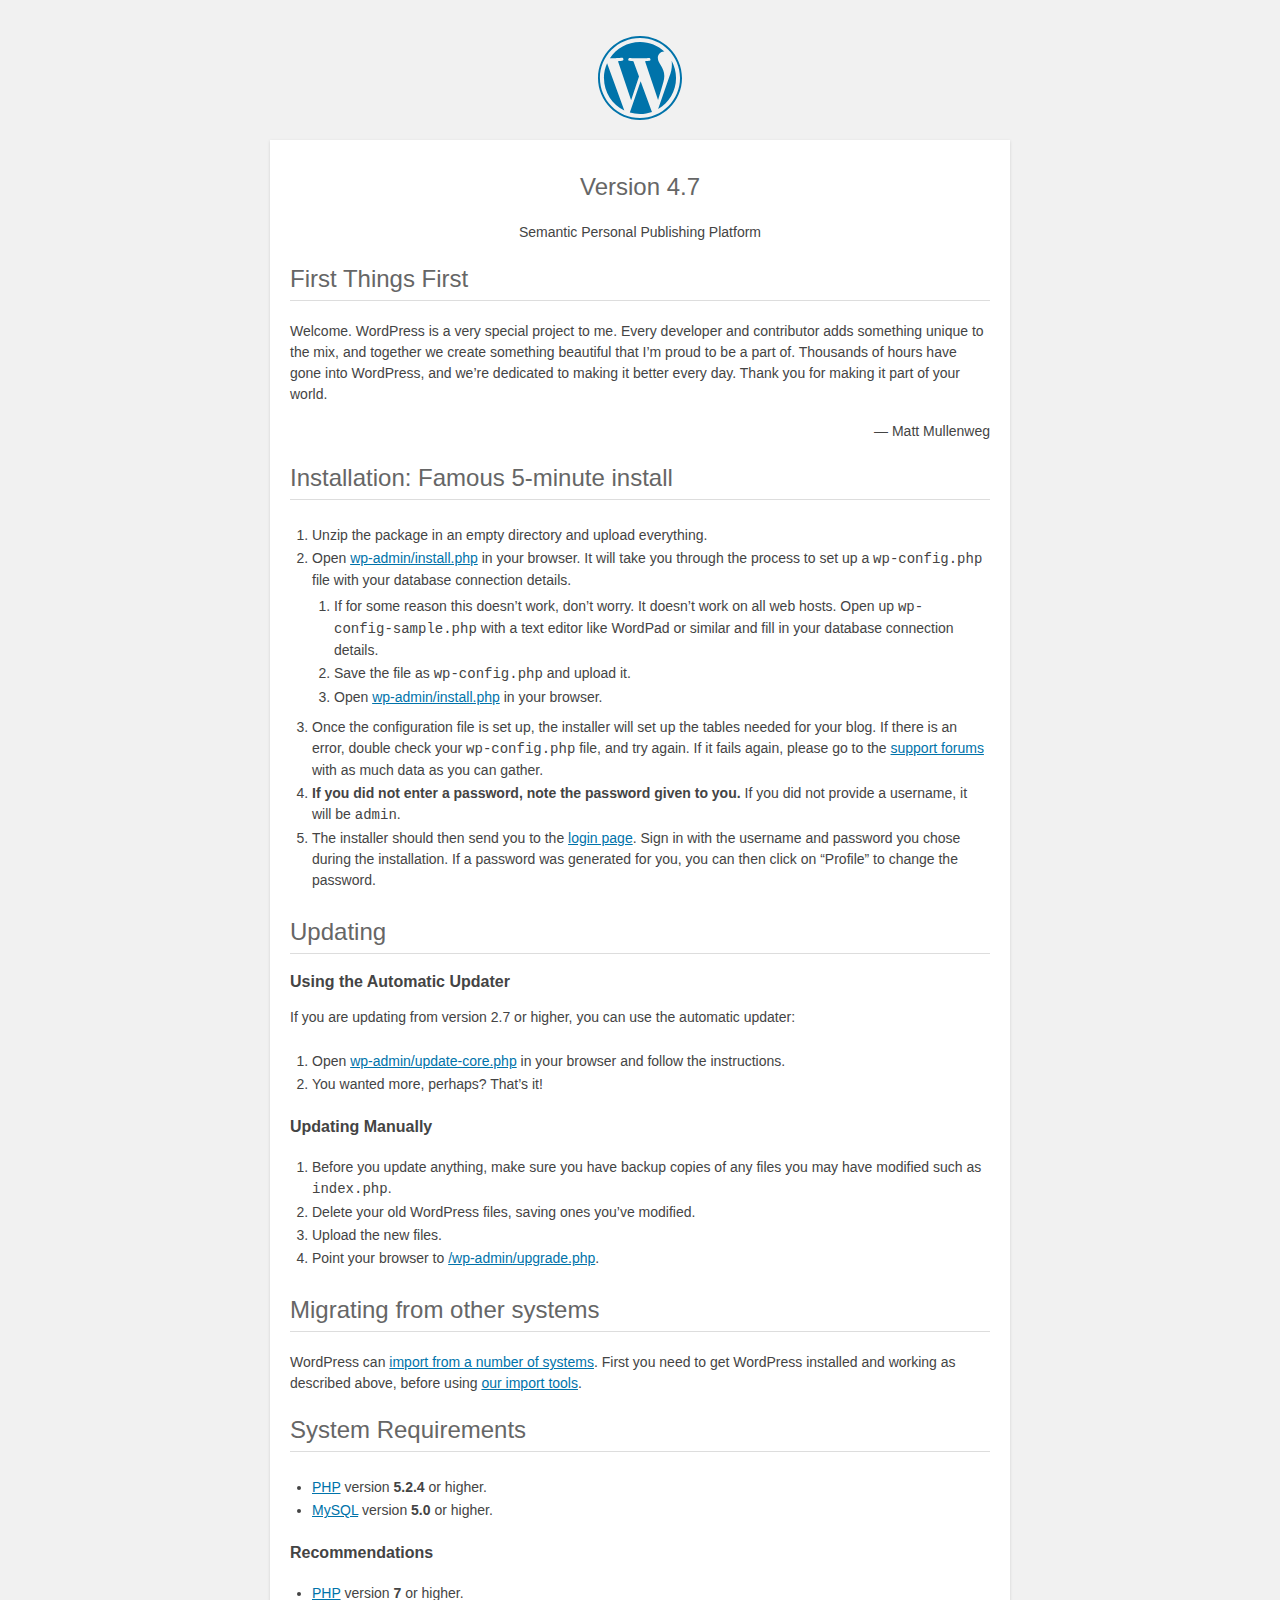
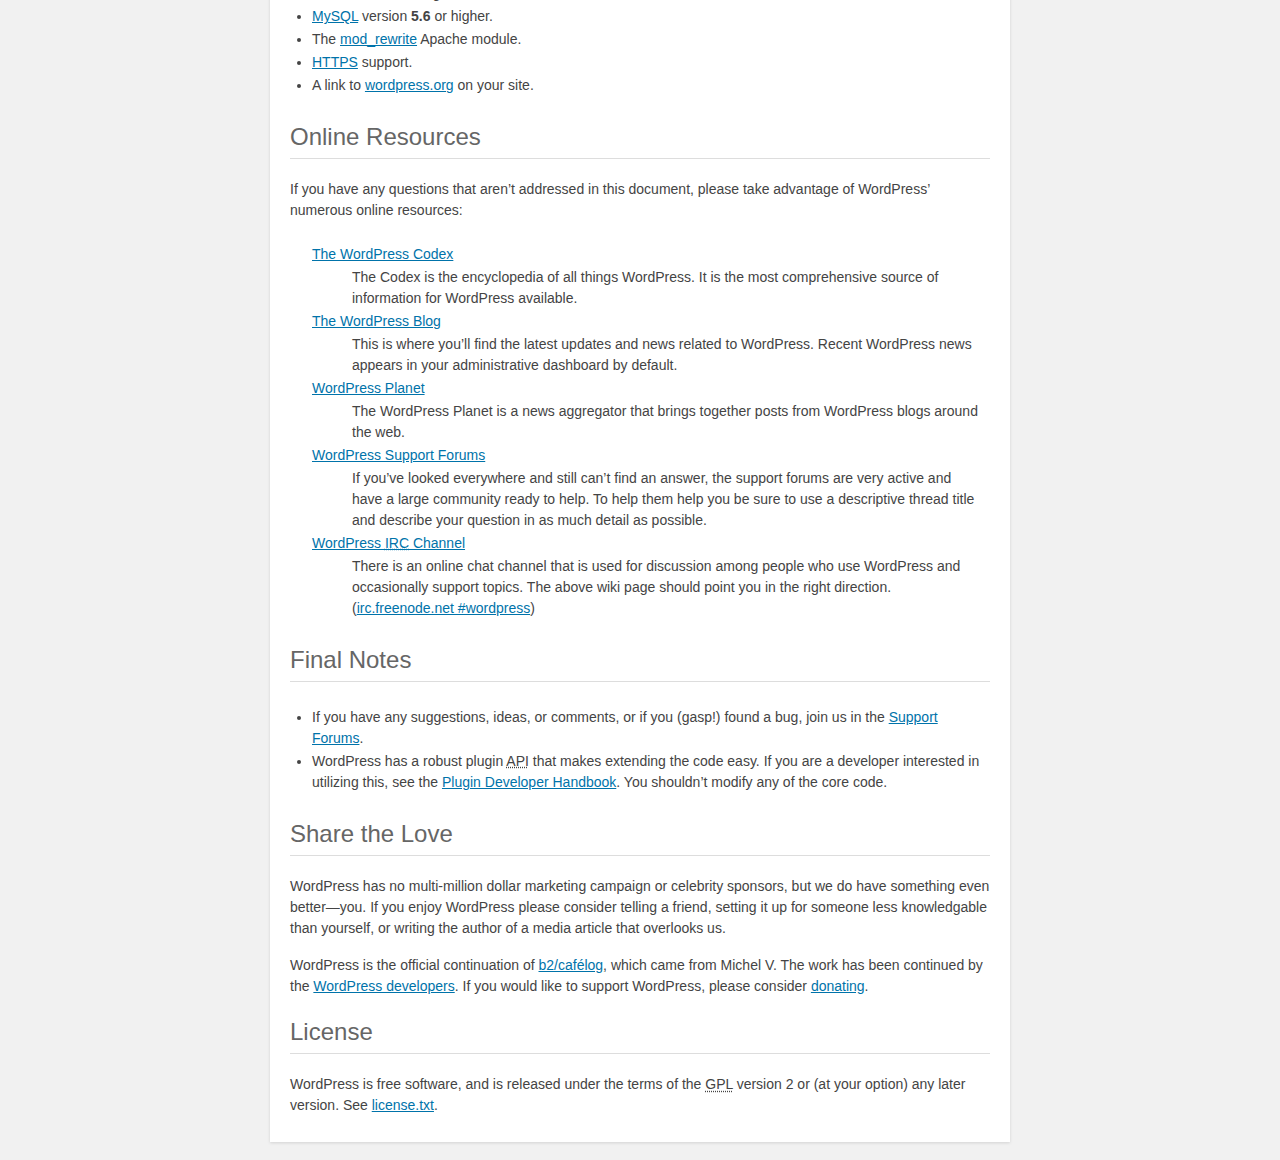
<file: wordpress/readme.html>
<!DOCTYPE html>
<html>
<head>
	<meta name="viewport" content="width=device-width" />
	<meta http-equiv="Content-Type" content="text/html; charset=utf-8" />
	<title>WordPress &#8250; ReadMe</title>
	<link rel="stylesheet" href="wp-admin/css/install.css?ver=20100228" type="text/css" />
</head>
<body>
<h1 id="logo">
	<a href="https://wordpress.org/"><img alt="WordPress" src="wp-admin/images/wordpress-logo.png" /></a>
	<br /> Version 4.7
</h1>
<p style="text-align: center">Semantic Personal Publishing Platform</p>

<h2>First Things First</h2>
<p>Welcome. WordPress is a very special project to me. Every developer and contributor adds something unique to the mix, and together we create something beautiful that I&#8217;m proud to be a part of. Thousands of hours have gone into WordPress, and we&#8217;re dedicated to making it better every day. Thank you for making it part of your world.</p>
<p style="text-align: right">&#8212; Matt Mullenweg</p>

<h2>Installation: Famous 5-minute install</h2>
<ol>
	<li>Unzip the package in an empty directory and upload everything.</li>
	<li>Open <span class="file"><a href="wp-admin/install.php">wp-admin/install.php</a></span> in your browser. It will take you through the process to set up a <code>wp-config.php</code> file with your database connection details.
		<ol>
			<li>If for some reason this doesn&#8217;t work, don&#8217;t worry. It doesn&#8217;t work on all web hosts. Open up <code>wp-config-sample.php</code> with a text editor like WordPad or similar and fill in your database connection details.</li>
			<li>Save the file as <code>wp-config.php</code> and upload it.</li>
			<li>Open <span class="file"><a href="wp-admin/install.php">wp-admin/install.php</a></span> in your browser.</li>
		</ol>
	</li>
	<li>Once the configuration file is set up, the installer will set up the tables needed for your blog. If there is an error, double check your <code>wp-config.php</code> file, and try again. If it fails again, please go to the <a href="https://wordpress.org/support/" title="WordPress support">support forums</a> with as much data as you can gather.</li>
	<li><strong>If you did not enter a password, note the password given to you.</strong> If you did not provide a username, it will be <code>admin</code>.</li>
	<li>The installer should then send you to the <a href="wp-login.php">login page</a>. Sign in with the username and password you chose during the installation. If a password was generated for you, you can then click on &#8220;Profile&#8221; to change the password.</li>
</ol>

<h2>Updating</h2>
<h3>Using the Automatic Updater</h3>
<p>If you are updating from version 2.7 or higher, you can use the automatic updater:</p>
<ol>
	<li>Open <span class="file"><a href="wp-admin/update-core.php">wp-admin/update-core.php</a></span> in your browser and follow the instructions.</li>
	<li>You wanted more, perhaps? That&#8217;s it!</li>
</ol>

<h3>Updating Manually</h3>
<ol>
	<li>Before you update anything, make sure you have backup copies of any files you may have modified such as <code>index.php</code>.</li>
	<li>Delete your old WordPress files, saving ones you&#8217;ve modified.</li>
	<li>Upload the new files.</li>
	<li>Point your browser to <span class="file"><a href="wp-admin/upgrade.php">/wp-admin/upgrade.php</a>.</span></li>
</ol>

<h2>Migrating from other systems</h2>
<p>WordPress can <a href="https://codex.wordpress.org/Importing_Content">import from a number of systems</a>. First you need to get WordPress installed and working as described above, before using <a href="wp-admin/import.php" title="Import to WordPress">our import tools</a>.</p>

<h2>System Requirements</h2>
<ul>
	<li><a href="https://secure.php.net/">PHP</a> version <strong>5.2.4</strong> or higher.</li>
	<li><a href="https://www.mysql.com/">MySQL</a> version <strong>5.0</strong> or higher.</li>
</ul>

<h3>Recommendations</h3>
<ul>
	<li><a href="https://secure.php.net/">PHP</a> version <strong>7</strong> or higher.</li>
	<li><a href="https://www.mysql.com/">MySQL</a> version <strong>5.6</strong> or higher.</li>
	<li>The <a href="https://httpd.apache.org/docs/2.2/mod/mod_rewrite.html">mod_rewrite</a> Apache module.</li>
	<li><a href="https://wordpress.org/news/2016/12/moving-toward-ssl/">HTTPS</a> support.</li>
	<li>A link to <a href="https://wordpress.org/">wordpress.org</a> on your site.</li>
</ul>

<h2>Online Resources</h2>
<p>If you have any questions that aren&#8217;t addressed in this document, please take advantage of WordPress&#8217; numerous online resources:</p>
<dl>
	<dt><a href="https://codex.wordpress.org/">The WordPress Codex</a></dt>
		<dd>The Codex is the encyclopedia of all things WordPress. It is the most comprehensive source of information for WordPress available.</dd>
	<dt><a href="https://wordpress.org/news/">The WordPress Blog</a></dt>
		<dd>This is where you&#8217;ll find the latest updates and news related to WordPress. Recent WordPress news appears in your administrative dashboard by default.</dd>
	<dt><a href="https://planet.wordpress.org/">WordPress Planet</a></dt>
		<dd>The WordPress Planet is a news aggregator that brings together posts from WordPress blogs around the web.</dd>
	<dt><a href="https://wordpress.org/support/">WordPress Support Forums</a></dt>
		<dd>If you&#8217;ve looked everywhere and still can&#8217;t find an answer, the support forums are very active and have a large community ready to help. To help them help you be sure to use a descriptive thread title and describe your question in as much detail as possible.</dd>
	<dt><a href="https://codex.wordpress.org/IRC">WordPress <abbr title="Internet Relay Chat">IRC</abbr> Channel</a></dt>
		<dd>There is an online chat channel that is used for discussion among people who use WordPress and occasionally support topics. The above wiki page should point you in the right direction. (<a href="irc://irc.freenode.net/wordpress">irc.freenode.net #wordpress</a>)</dd>
</dl>

<h2>Final Notes</h2>
<ul>
	<li>If you have any suggestions, ideas, or comments, or if you (gasp!) found a bug, join us in the <a href="https://wordpress.org/support/">Support Forums</a>.</li>
	<li>WordPress has a robust plugin <abbr title="application programming interface">API</abbr> that makes extending the code easy. If you are a developer interested in utilizing this, see the <a href="https://developer.wordpress.org/plugins/">Plugin Developer Handbook</a>. You shouldn&#8217;t modify any of the core code.</li>
</ul>

<h2>Share the Love</h2>
<p>WordPress has no multi-million dollar marketing campaign or celebrity sponsors, but we do have something even better&#8212;you. If you enjoy WordPress please consider telling a friend, setting it up for someone less knowledgable than yourself, or writing the author of a media article that overlooks us.</p>

<p>WordPress is the official continuation of <a href="http://cafelog.com/">b2/caf&#233;log</a>, which came from Michel V. The work has been continued by the <a href="https://wordpress.org/about/">WordPress developers</a>. If you would like to support WordPress, please consider <a href="https://wordpress.org/donate/" title="Donate to WordPress">donating</a>.</p>

<h2>License</h2>
<p>WordPress is free software, and is released under the terms of the <abbr title="GNU General Public License">GPL</abbr> version 2 or (at your option) any later version. See <a href="license.txt">license.txt</a>.</p>

</body>
</html>
</file>
<file: baikal/css/style.css>
* {
  -webkit-box-sizing: border-box;
  -ms-box-sizing: border-box;
  -o-box-sizing: border-box;
  box-sizing: border-box;
}

a, a:hover, button, button:hover, .anime {
  -webkit-transition: all 200ms linear;
  transition: all 200ms linear;
  cursor: pointer;
}
</file>
<file: baikal/css/flex.css>
.main_flex {
  display:-webkit-box;
  display:-ms-flexbox;
  display:flex;
  display:-webkit-flex;
  -webkit-box-orient:horizontal;
  -webkit-box-direction:normal;
      -ms-flex-flow:row wrap;
          flex-flow:row wrap;
 }
 
 .main_flex__nowrap{
  display:-webkit-box;
  display:-ms-flexbox;
  display:flex;
  display:-webkit-flex;
  -webkit-box-orient:horizontal;
  -webkit-box-direction:normal;
      -ms-flex-flow:row nowrap;
          flex-flow:row nowrap;
 }
 
 .flex__auto {
  -webkit-box-flex:1;
          flex:auto;
  -webkit-flex:auto;
  -ms-flex:auto;
 } 
 
 .flex__jcontent_between {
  -webkit-box-pack:justify;
      -ms-flex-pack:justify;
          justify-content:space-between;
  -webkit-justify-content:space-between;
 }
 
 .flex__jcontent_start{
  -webkit-box-pack:start;
      -ms-flex-pack:start;
          justify-content:flex-start;
  -webkit-justify-content:flex-start;
 }
 
 .flex__jcontent_end{
  -webkit-box-pack:end;
      -ms-flex-pack:end;
          justify-content:flex-end;
  -webkit-justify-content:flex-end;
 } 
 
 .flex__jcontent_center{
  -webkit-box-pack:center;
      -ms-flex-pack:center;
          justify-content:center;
  -webkit-justify-content:center;
 } 
 
 .flex__jcontent_around{
  -ms-flex-pack:distribute;
      justify-content:space-around;
  -webkit-justify-content:space-around;
 } 
 
 
 .flex__align-items_start{
  -webkit-box-align:start;
      -ms-flex-align:start;
          align-items:flex-start;
  -webkit-align-items:flex-start;
 } 
 
 .flex__align-items_end{
  -webkit-box-align:end;
      -ms-flex-align:end;
          align-items:flex-end;
  -webkit-align-items:flex-end;
 } 
 
 .flex__align-items_baseline{
  -webkit-box-align:baseline;
      -ms-flex-align:baseline;
          align-items:baseline;
  -webkit-align-items:baseline;
 } 
 
 .flex__align-items_stretch{
  -webkit-box-align:stretch;
      -ms-flex-align:stretch;
          align-items:stretch;
  -webkit-align-items:stretch;
 } 
 
 .flex__align-items_center{
  -webkit-box-align:center;
      -ms-flex-align:center;
          align-items:center;
  -webkit-align-items:center;
 } 
 
 .flex__align-content_flex-start{
  -ms-flex-line-pack:start;
      align-content:flex-start;
  -webkit-align-content:flex-start;
 } 
 
 .flex__align-content_flex-end{
  -ms-flex-line-pack:end;
      align-content:flex-end;
  -webkit-align-content:flex-end;
 } 
 
 .flex__align-content_space-between{
  -ms-flex-line-pack:justify;
      align-content:space-between;
  -webkit-align-content:space-between;
 } 
 
 .flex__align-content_center{
  -ms-flex-line-pack:center;
      align-content:center;
  -webkit-align-content:center;
 } 
 
 .flex__align-content_space-around{
  -ms-flex-line-pack:distribute;
      align-content:space-around;
  -webkit-align-content:space-around;
 } 
 
 .flex__align-content_stretch{
  -ms-flex-line-pack:stretch;
      align-content:stretch;
  -webkit-align-content:stretch;
 } 
 
 .flex__flex-grow_01{
  -webkit-box-flex:1;
      -ms-flex-positive:1;
          flex-grow:1;
  -webkit-flex-grow:1;
 } 
 
 .flex__flex-grow_02{
  -webkit-box-flex:2;
      -ms-flex-positive:2;
          flex-grow:2;
  -webkit-flex-grow:2;
 } 
 
 .flex__flex-grow_03{
  -webkit-box-flex:3;
      -ms-flex-positive:3;
          flex-grow:3;
  -webkit-flex-grow:3;
 } 
 
 .flex__flex-grow_04{
  -webkit-box-flex:4;
      -ms-flex-positive:4;
          flex-grow:4;
  -webkit-flex-grow:4;
 }
</file>
<file: baikal/sass/main.css>
body {
  background-color: #eaeaea;
  font-family: 'Segoe UI', Tahoma, Geneva, Verdana, sans-serif;
  font-style: 1.14vmax;
  line-height: 1.33vmax;
}

.wrap {
  width: 81.66vw;
  margin: 0 auto;
  position: relative;
}

.dark {
  background-color: #2e2e30;
  color: #fff;
}

.gray {
  background-color: #838d8f;
  color: #fff;
}

#top {
  width: 100%;
  height: 9.16vmax;
}

#top .wrap, #menu .wrap {
  height: inherit;
}

div.btn {
  border-radius: 0.33vw;
  padding: 0.66vw 1.32vw;
  overflow: hidden;
  cursor: pointer;
}

#sign {
  border: 1px solid #ededed;
  color: #fff;
  font-size: 0.83vmax;
}

#sign svg {
  width: 1.33vmax;
  height: 1.33vmax;
  fill: #7e7e7e;
  margin-right: 1.83vmax;
}

#sign:hover {
  background-color: #ededed;
  color: #2e2e30;
  -webkit-transition: 0.5s;
  transition: 0.5s;
}

#language, #currency {
  margin-left: 5.25vmax;
  color: #aaaaaa;
}

#language span, #currency span {
  color: #fff;
  cursor: pointer;
  margin-left: 1vmax;
}

#currency {
  margin-left: 0;
  margin-right: 5.25vmax;
}

#logo svg {
  width: inherit;
  height: inherit;
}

#logo, #logo a {
  display: block;
  height: 4.33vmax;
  width: 11.33vmax;
  text-decoration: none;
}

#cart {
  border: 1px solid #86ce8e;
  font-size: 0.83vmax;
  color: #86ce8e;
}

#cart svg {
  width: 1.25vmax;
  height: 1.16vmax;
  margin-right: 1.5vmax;
  fill: #86ce8e;
}

#cart:hover {
  background-color: #86ce8e;
  color: #fff;
  -webkit-transition: 0.5s;
  transition: 0.5s;
}

#cart:hover svg {
  fill: #fff;
}

#menu {
  background-color: #fff;
  width: 100%;
  height: 4.16vmax;
}

nav a {
  text-decoration: none;
}

#main_nav,
#main_nav div,
#main_nav a {
  display: -webkit-box;
  display: -ms-flexbox;
  display: flex;
  -webkit-box-orient: horizontal;
  -webkit-box-direction: normal;
      -ms-flex-flow: row nowrap;
          flex-flow: row nowrap;
  height: inherit;
  -webkit-box-align: center;
      -ms-flex-align: center;
          align-items: center;
  -webkit-box-pack: center;
      -ms-flex-pack: center;
          justify-content: center;
}

#main_nav a {
  padding: 0 1.5vmax;
  color: #3c3d41;
  text-transform: uppercase;
  font-weight: bold;
}

#main_nav a:hover {
  background-color: #3c3d41;
  color: #fff;
}

#search_button {
  position: absolute;
  cursor: pointer;
  right: 0;
  top: calc(50%-0.75vmax);
}

#search_button svg {
  width: 1.5vmax;
  height: 1.5vmax;
}

#banner {
  display: -webkit-box;
  display: -ms-flexbox;
  display: flex;
  -webkit-box-align: center;
      -ms-flex-align: center;
          align-items: center;
  -webkit-box-pack: center;
      -ms-flex-pack: center;
          justify-content: center;
  width: 100%;
  height: 16.66vmax;
  overflow: hidden;
  background-image: radial-gradient(circle 55px at 303% -561%, #d7e8ec 0%, #c2d1d1 100%);
  text-align: center;
}

#banner img {
  min-height: 100%;
  max-width: 100%;
}

#banner div {
  margin-left: 25%;
}

#banner div h2 {
  font-weight: bold;
  font-size: 3.5vmax;
  margin-bottom: 2vmax;
}

#banner div p {
  width: 22vmax;
  font-size: 1vmax;
}

main {
  padding-top: 4.16vmax;
  padding-bottom: 6.65vmax;
}

#left_bar {
  width: 19.16vw;
}

#right_bar {
  width: 60.83vw;
}

.box {
  border-radius: 0.33vw;
  background-color: #fff;
}

#load_more {
  border: none;
  width: 100%;
  border-radius: 0.33vw;
  color: #fff;
  background-color: #b8c6c7;
  font-size: 1.5vmax;
  padding-top: 1.5vmax;
  padding-bottom: 1.5vmax;
  outline: none;
  margin-top: 1.66vmax;
}

#load_more:hover {
  -webkit-transform: scale(0.95);
          transform: scale(0.95);
  background-color: #97a2a3;
}

.img_product {
  width: 100%;
  height: 13.33vmax;
  overflow: hidden;
  text-align: center;
  margin-bottom: 2.08vmax;
}

.img_product img {
  height: 100%;
  width: auto;
}

.product:nth-of-type(3n) {
  margin-right: 0;
}

.product {
  -webkit-box-orient: vertical;
  -webkit-box-direction: normal;
      -ms-flex-flow: column nowrap;
          flex-flow: column nowrap;
  text-decoration: none;
  padding: 1.66vmax 1.66vw;
  width: 19.16vw;
  height: 25vmax;
  margin-bottom: 1.66vmax;
  margin-right: 1.66vw;
  position: relative;
}

.product h2 {
  font-size: 1.25vmax;
  line-height: 1.5vmax;
  text-align: center;
  color: #3a3d3f;
  margin-bottom: 0.83vmax;
  font-weight: bold;
}

.product p:first-of-type {
  text-align: center;
  font-style: italic;
  color: #838c8e;
  font-size: 1vmax;
}

.product:hover {
  -webkit-transform: scale(1.05);
          transform: scale(1.05);
  -webkit-box-shadow: 5px 5px 14px 0px #838c8e;
          box-shadow: 5px 5px 14px 0px #838c8e;
}

.price {
  color: #3a3d3f;
  font-size: 1.08vmax;
  font-weight: bold;
  margin-top: 0.83vmax;
}

.tag {
  background-color: #84ce8b;
  color: #fff;
  padding: 0.41vmax;
  font-size: 0.83vmax;
  text-transform: uppercase;
  right: 1vmax;
  position: absolute;
  z-index: 1;
  top: 1vmax;
  letter-spacing: 0.2vw;
}

.list_box {
  width: 100%;
}

.title_box, .title_filter {
  width: 100%;
  height: 4.16vmax;
  padding: 0 1.66vmax;
  border-bottom: 1px solid #eee;
  cursor: pointer;
}

.title_box svg, .title_filter svg {
  width: 0.41vmax;
  height: 0.66vmax;
  fill: #ccc;
}

.title_box p, .title_filter p {
  color: #3c3d41;
  font-size: 0.91vmax;
  text-transform: uppercase;
  letter-spacing: 0.1vw;
  font-weight: bold;
}

.title_box.open svg {
  fill: #838d8f;
  -webkit-transform: rotate(90deg);
          transform: rotate(90deg);
}

.list_link.open {
  height: auto;
  overflow: auto;
  padding: 1.66vmax;
}

.list_link {
  background-color: #838d8f;
  height: 0;
  overflow: hidden;
}

.list_link a {
  color: #daddde;
  font-size: 1.08vmax;
  display: block;
  width: 100%;
}

.list_link div {
  margin-bottom: 1.25vmax;
}

.list_link a:hover {
  color: #fff;
}

.list_link div:last-of-type {
  margin-bottom: 0;
}

.title_filter {
  margin-top: 1.83vmax;
}

.list_filter {
  list-style: none;
}

.list_filter li {
  margin-right: 0.66vw;
  margin-bottom: 0.83vmax;
}

.list_filter li:nth-of-type(5n) {
  margin-right: 0;
}

.list_filter input[type="checkbox"] {
  display: none;
}

.list_filter label {
  display: -webkit-box;
  display: -ms-flexbox;
  display: flex;
  -webkit-box-orient: horizontal;
  -webkit-box-direction: normal;
      -ms-flex-flow: row nowrap;
          flex-flow: row nowrap;
  -webkit-box-pack: center;
      -ms-flex-pack: center;
          justify-content: center;
  -webkit-box-align: center;
      -ms-flex-align: center;
          align-items: center;
  width: 2.66vmax;
  height: 2.66vmax;
  border-radius: 2.66vmax;
  background-color: #eee;
  cursor: pointer;
  color: #3c3d41;
  font-size: 0.9vmax;
}

.content_filter {
  padding: 1.6vmax;
}

.color_list input[type=checkbox]:checked + label {
  -webkit-box-shadow: 0 0 5px 3px #ababab;
          box-shadow: 0 0 5px 3px #ababab;
}

input[type=checkbox]:checked + label {
  background-color: #838d8f;
  color: #fff;
}

.price_box {
  margin-top: 1vmax;
}

.price_box input {
  border: none;
  font-size: 1.08vmax;
  color: #878787;
  text-align: center;
  width: 30%;
}

.price_box input:focus {
  border: none;
  outline: none;
}

footer {
  width: 100%;
  min-height: 20.25vmax;
  background-color: #fff;
  padding-top: 5vmax;
  padding-bottom: 5vmax;
}

#footer_nav {
  margin-bottom: 3vmax;
}

#footer_nav a {
  text-transform: uppercase;
  color: #3c3d41;
  font-weight: bold;
  font-size: 1vmax;
  padding-right: 2vmax;
}

#footer_nav a:hover {
  text-decoration: underline;
}

#footer_nav div:last-of-type {
  padding-right: 0;
}

#newsletter p {
  color: #3c3d41;
  font-size: 0.9vmax;
  font-weight: bold;
  margin-right: 2vmax;
}

#newsletter input {
  border: none;
  outline: none;
  height: 2.66vmax;
  width: 18.8vmax;
  background-color: #eee;
  color: #878787;
  font-size: 1vmax;
  padding-left: 1.25vmax;
  padding-right: 3vmax;
  background-image: url("../img/icon/Mail_Icon.png");
  background-repeat: no-repeat;
  background-position: 98% 50%;
  border-radius: 0.33vw;
}

#soc_list {
  margin-top: 2.8vmax;
}

#soc_list li {
  list-style: none;
  margin-right: 3.5vmax;
}

#soc_list li:last-of-type {
  margin-right: 0;
}

#soc_list svg {
  height: 1.25vmax;
  width: auto;
  fill: #838d8f;
}

#cart_box {
  position: fixed;
  right: 0;
  top: 0;
  height: 100vh;
  z-index: 10;
  background-color: #fff;
  width: 35vw;
  -webkit-box-shadow: -3px 2px 9px rgba(88, 88, 88, 0.52);
          box-shadow: -3px 2px 9px rgba(88, 88, 88, 0.52);
  -webkit-transform: translateX(100%);
          transform: translateX(100%);
  -webkit-transition: 0.5s;
  transition: 0.5s;
  -webkit-box-orient: vertical !important;
  -webkit-box-direction: normal !important;
      -ms-flex-flow: column nowrap !important;
          flex-flow: column nowrap !important;
  border-radius: 2vmax 0 0 2vmax;
}

#cart_box.open {
  -webkit-transform: translateX(0);
          transform: translateX(0);
}

.title_cart {
  background-color: #5ba582;
  width: 100%;
  height: 4vmax;
  padding: 1vmax;
  color: #fff;
  fill: #fff;
  cursor: pointer;
  border-radius: 2vmax 0 0 0;
}

#next {
  width: 1.5vmax;
  height: 1.5vmax;
}

#order, .submit {
  width: 100%;
  height: 4vmax;
  color: #fff;
  border: none;
  background-color: #2c8daa;
  font-size: 1.1vmax;
  text-transform: uppercase;
  border-radius: 0 0 0 2vmax;
}

#black_fill {
  position: fixed;
  width: 100%;
  height: 100vh;
  background-color: rgba(0, 0, 0, 0.7);
  z-index: 101;
  top: 0;
  left: 0;
  display: none;
}

#modal {
  position: fixed;
  z-index: 102;
  width: 30vw;
  top: 15vh;
  display: none;
  left: calc( 50% - 15vw);
}

#content_modal {
  background: #fff;
  border-radius: 0.33vmax;
  padding: 1.5vw;
  width: 100%;
}

#black_fill.open, #modal.open {
  display: block !important;
}

#close_mod {
  width: 1.5vmax;
  height: 1.5vmax;
  position: absolute;
  top: -2vmax;
  right: -2vmax;
  cursor: pointer;
  fill: #fff;
}

.input {
  width: 100%;
  margin-bottom: 1vmax;
}

.input input {
  width: 100%;
  height: 3vmax;
  font-size: 1.1vmax;
  text-align: center;
  background-origin: 0.33vmax;
  border: 1px solid #ccc;
  outline: none;
}

.submit {
  border-radius: 0.33vmax;
}

#search_panel {
  position: absolute;
  z-index: 5;
  height: inherit;
  background-color: #fff;
  padding: 1vmax;
  top: 0;
  left: 0;
  width: 96%;
  display: none;
}

#search_panel input {
  width: 100%;
  height: 2.16vmax;
  outline: none;
  padding-left: 1vmax;
  border: 1px silid #a5b3b3;
}

#search_panel.open {
  display: block  !important;
}
</file>
<file: baikal/sass/queries.css>
/* No CSS */
</file>
<file: edportfolio/css/style.css>
* {
  -webkit-box-sizing: border-box;
  -ms-box-sizing: border-box;
  -o-box-sizing: border-box;
  box-sizing: border-box;
}

a, a:hover, button, button:hover, .anime {
  -webkit-transition: all 200ms linear;
  transition: all 200ms linear;
  cursor: pointer;
}
</file>
<file: edportfolio/css/flex.css>
.main_flex {
  display:-webkit-box;
  display:-ms-flexbox;
  display:flex;
  display:-webkit-flex;
  -webkit-box-orient:horizontal;
  -webkit-box-direction:normal;
      -ms-flex-flow:row wrap;
          flex-flow:row wrap;
 }
 
 .main_flex__nowrap{
  display:-webkit-box;
  display:-ms-flexbox;
  display:flex;
  display:-webkit-flex;
  -webkit-box-orient:horizontal;
  -webkit-box-direction:normal;
      -ms-flex-flow:row nowrap;
          flex-flow:row nowrap;
 }
 
 .flex__auto {
  -webkit-box-flex:1;
          flex:auto;
  -webkit-flex:auto;
  -ms-flex:auto;
 } 
 
 .flex__jcontent_between {
  -webkit-box-pack:justify;
      -ms-flex-pack:justify;
          justify-content:space-between;
  -webkit-justify-content:space-between;
 }
 
 .flex__jcontent_start{
  -webkit-box-pack:start;
      -ms-flex-pack:start;
          justify-content:flex-start;
  -webkit-justify-content:flex-start;
 }
 
 .flex__jcontent_end{
  -webkit-box-pack:end;
      -ms-flex-pack:end;
          justify-content:flex-end;
  -webkit-justify-content:flex-end;
 } 
 
 .flex__jcontent_center{
  -webkit-box-pack:center;
      -ms-flex-pack:center;
          justify-content:center;
  -webkit-justify-content:center;
 } 
 
 .flex__jcontent_around{
  -ms-flex-pack:distribute;
      justify-content:space-around;
  -webkit-justify-content:space-around;
 } 
 
 
 .flex__align-items_start{
  -webkit-box-align:start;
      -ms-flex-align:start;
          align-items:flex-start;
  -webkit-align-items:flex-start;
 } 
 
 .flex__align-items_end{
  -webkit-box-align:end;
      -ms-flex-align:end;
          align-items:flex-end;
  -webkit-align-items:flex-end;
 } 
 
 .flex__align-items_baseline{
  -webkit-box-align:baseline;
      -ms-flex-align:baseline;
          align-items:baseline;
  -webkit-align-items:baseline;
 } 
 
 .flex__align-items_stretch{
  -webkit-box-align:stretch;
      -ms-flex-align:stretch;
          align-items:stretch;
  -webkit-align-items:stretch;
 } 
 
 .flex__align-items_center{
  -webkit-box-align:center;
      -ms-flex-align:center;
          align-items:center;
  -webkit-align-items:center;
 } 
 
 .flex__align-content_flex-start{
  -ms-flex-line-pack:start;
      align-content:flex-start;
  -webkit-align-content:flex-start;
 } 
 
 .flex__align-content_flex-end{
  -ms-flex-line-pack:end;
      align-content:flex-end;
  -webkit-align-content:flex-end;
 } 
 
 .flex__align-content_space-between{
  -ms-flex-line-pack:justify;
      align-content:space-between;
  -webkit-align-content:space-between;
 } 
 
 .flex__align-content_center{
  -ms-flex-line-pack:center;
      align-content:center;
  -webkit-align-content:center;
 } 
 
 .flex__align-content_space-around{
  -ms-flex-line-pack:distribute;
      align-content:space-around;
  -webkit-align-content:space-around;
 } 
 
 .flex__align-content_stretch{
  -ms-flex-line-pack:stretch;
      align-content:stretch;
  -webkit-align-content:stretch;
 } 
 
 .flex__flex-grow_01{
  -webkit-box-flex:1;
      -ms-flex-positive:1;
          flex-grow:1;
  -webkit-flex-grow:1;
 } 
 
 .flex__flex-grow_02{
  -webkit-box-flex:2;
      -ms-flex-positive:2;
          flex-grow:2;
  -webkit-flex-grow:2;
 } 
 
 .flex__flex-grow_03{
  -webkit-box-flex:3;
      -ms-flex-positive:3;
          flex-grow:3;
  -webkit-flex-grow:3;
 } 
 
 .flex__flex-grow_04{
  -webkit-box-flex:4;
      -ms-flex-positive:4;
          flex-grow:4;
  -webkit-flex-grow:4;
 }
</file>
<file: edportfolio/sass/main.css>
body {
  font-family: 'Gill Sans', 'Gill Sans MT', Calibri, 'Trebuchet MS', sans-serif;
  background-color: #b4b7b8;
}

header {
  position: fixed;
  top: 0;
  left: 0;
  z-index: 50;
  height: 100vh;
  width: 15.62vw;
  background-color: #242b2e;
  color: #6b7072;
  -webkit-box-shadow: 8px 0px 14px 0px rgba(70, 70, 70, 0.55);
          box-shadow: 8px 0px 14px 0px rgba(70, 70, 70, 0.55);
  display: -webkit-box;
  display: -ms-flexbox;
  display: flex;
  -webkit-box-orient: vertical;
  -webkit-box-direction: normal;
      -ms-flex-direction: column;
          flex-direction: column;
}

#logo {
  width: 100%;
  height: 30vh;
  font-size: 2vw;
  background-color: #2f373b;
}

.worl_list {
  width: 100%;
  height: 100vh;
  background: #051937;
  background-image: -webkit-gradient(linear, left bottom, right top, from(#051937), color-stop(#382056), color-stop(#76125f), color-stop(#af004f), to(#d60227));
  background-image: linear-gradient(to right top, #051937, #382056, #76125f, #af004f, #d60227);
}

.welcome {
  display: -webkit-box;
  display: -ms-flexbox;
  display: flex;
  -webkit-box-pack: end;
      -ms-flex-pack: end;
          justify-content: flex-end;
}

.welcome svg {
  margin-top: 12vmax;
  width: 85vw;
  height: 12vmax;
}

#main_nav a {
  text-decoration: none;
  color: #fff;
  text-transform: uppercase;
  font-size: 0.93vmax;
  line-height: 1.66vmax;
  height: 3.22vmax;
  width: 100%;
  display: -webkit-box;
  display: -ms-flexbox;
  display: flex;
  -webkit-box-orient: horizontal;
  -webkit-box-direction: normal;
      -ms-flex-flow: row nowrap;
          flex-flow: row nowrap;
  -webkit-box-pack: end;
      -ms-flex-pack: end;
          justify-content: flex-end;
  -ms-flex-line-pack: center;
      align-content: center;
  -webkit-box-align: center;
      -ms-flex-align: center;
          align-items: center;
  background-color: #2f373b;
  background-image: -webkit-gradient(linear, left bottom, left top, from(rgba(0, 0, 0, 0.02)), to(rgba(255, 255, 255, 0.02)));
  background-image: linear-gradient(to top, rgba(0, 0, 0, 0.02) 0%, rgba(255, 255, 255, 0.02) 100%);
  padding-right: 1.3vmax;
}

#main_nav a:hover {
  background-color: #1ab5b3;
  background-image: -webkit-gradient(linear, left bottom, left top, from(rgba(0, 0, 0, 0.1)), to(rgba(255, 255, 255, 0.1)));
  background-image: linear-gradient(to top, rgba(0, 0, 0, 0.1) 0%, rgba(255, 255, 255, 0.1) 100%);
}

#title_filter {
  color: #1ab5b3;
  fill: #1ab5b3;
  font-size: 0.98vmax;
  padding: 1.25vmax;
}

#title_filter img {
  width: 0.9vmax;
  height: 0.9vmax;
  margin-left: 0.62vmax;
}

#text_filter {
  font-size: 0.8vmax;
  line-height: 1.3vmax;
  text-align: right;
  padding: 0 1.25vmax;
}

#text_filter a {
  color: #616669;
  text-decoration: none;
}

#text_filter a.active {
  color: #fff;
}

#text_filter a:hover {
  color: #fff;
}

#soc_bar {
  padding: 1.25vmax;
  border-top: 1px solid #1e282b;
  width: 100%;
  margin-top: 1.25vmax;
}

#soc_bar img {
  width: 2vmax;
  height: 2vmax;
}

#soc_bar a {
  margin-left: 0.52vmax;
}

#soc_bar a:hover {
  -webkit-transform: scale(1.2);
          transform: scale(1.2);
}

main {
  width: 100%;
  min-height: 100vh;
  padding-left: 15.62vw;
}

.work_box {
  height: 16.19vw;
  max-width: 21.09vw;
  width: 25%;
  position: relative;
  overflow: hidden;
}

.work_box img {
  width: calc(100% + 5.2vw);
  height: auto;
  position: absolute;
  z-index: 1;
}

.work_box a {
  position: absolute;
  z-index: 2;
  top: 0;
  left: 0;
  display: -webkit-box;
  display: -ms-flexbox;
  display: flex;
  width: 100%;
  height: inherit;
  background-color: rgba(45, 184, 185, 0.9);
  color: #fff;
  -webkit-box-orient: vertical;
  -webkit-box-direction: normal;
      -ms-flex-flow: column nowrap;
          flex-flow: column nowrap;
  -webkit-box-pack: center;
      -ms-flex-pack: center;
          justify-content: center;
  -webkit-box-align: center;
      -ms-flex-align: center;
          align-items: center;
  text-decoration: none;
  opacity: 0;
}

.work_box a:hover {
  opacity: 1;
}

.work_box h2 {
  font-size: 1.25vw;
  font-weight: 400;
  margin-bottom: 0.78vw;
}

.work_box h3 {
  font-size: 0.62vw;
  font-weight: 400;
}

.work_box h3::after {
  content: '';
  width: 50%;
  height: 1px;
  margin: 1vw auto;
  display: block;
  background-color: #fff;
}

.arrow {
  width: 3vw;
  height: 3vw;
  fill: #fff;
}

#info {
  position: fixed;
  top: 0;
  right: 0;
  z-index: 5;
  width: 4.68vw;
  height: 4.68vw;
  background-color: rgba(45, 184, 185, 0.7);
  fill: #fff;
  padding: 0.5vw 0.5vw 0.5vw 1vw;
  cursor: pointer;
  border-radius: 0 0 0 3vw;
}

#main_nav .active {
  background-color: #1ab5b3;
  background-image: -webkit-gradient(linear, left bottom, left top, from(rgba(0, 0, 0, 0.1)), to(rgba(255, 255, 255, 0.1)));
  background-image: linear-gradient(to top, rgba(0, 0, 0, 0.1) 0%, rgba(255, 255, 255, 0.1) 100%);
}

#info_box {
  position: fixed;
  right: 0;
  z-index: 5;
  background-color: rgba(0, 0, 0, 0.7);
  padding: 1vw 3.85vw 1vw 1vw;
  top: 4.68vw;
  color: #fff;
  -webkit-transform: translateX(100%);
          transform: translateX(100%);
  -webkit-transition: all 0.35s;
  transition: all 0.35s;
  border-radius: 1vw 0 0 1vw;
}

#info_box svg {
  height: 1.5vw;
  fill: #fff;
  float: left;
  margin-right: 0.52vw;
}

#info_box.open {
  -webkit-transform: translateX(0%);
          transform: translateX(0%);
  -webkit-transition: all 0.35s;
  transition: all 0.35s;
}

.info_share {
  font-size: 0.85vmax;
  display: -webkit-box;
  display: -ms-flexbox;
  display: flex;
  -webkit-box-orient: horizontal;
  -webkit-box-direction: normal;
      -ms-flex-flow: row;
          flex-flow: row;
  -webkit-box-align: center;
      -ms-flex-align: center;
          align-items: center;
  -ms-flex-line-pack: center;
      align-content: center;
  margin-bottom: 0.5vw;
}

.info_share p {
  line-height: 1.5vmax;
}

.info_share:last-of-type {
  margin-bottom: 0;
}

.wrap {
  margin: 1.56vw;
  padding: 1.56vw;
}

.white {
  background-color: #fff;
  border-radius: 1vw;
}

.info_work_box .left_info, .info_work_box .right_info {
  width: 48%;
}

.info_about_box .left_info, .info_about_box .right_info {
  width: 48%;
}

.info_about_box .about {
  margin-top: 1.3vw;
  padding-bottom: 1.6vw;
  border-bottom: 1px solid #e6e6e6;
  color: #696969;
  font-size: 0.93vw;
  line-height: 1.56vw;
}

.info_about_box .about h1 {
  font-size: 1.25vw;
  line-height: 1.35vw;
  color: #000;
  margin-bottom: 1vw;
  font-weight: 400;
}

.info_about_box .about p {
  margin-bottom: 2.39vw;
}

.info_about_box .about p:last-of-type {
  margin-bottom: 0;
}

.left_info .img_box_about {
  width: 100%;
  overflow: hidden;
  height: auto;
  border-radius: 1vmax;
}

.left_info .img_box_about img {
  width: 100%;
  height: auto;
}

.info_work_box .left_info .img_box_work {
  width: 100%;
  overflow: hidden;
  height: auto;
  border-radius: 1vmax;
  border: 1px solid #aeaeae;
}

.info_work_box .left_info .img_box_work img {
  width: 100%;
  height: auto;
  float: left;
  border: 0.2vmax solid tomato;
}

.info_work_box .left_info .about_work {
  margin-top: 1.3vw;
  padding-bottom: 1.6vw;
  border-bottom: 1px solid #e6e6e6;
  color: #696969;
  font-size: 0.93vw;
  line-height: 1.56vw;
}

.info_work_box .left_info .about_work h1 {
  font-size: 1.25vw;
  line-height: 1.35vw;
  color: #000;
  margin-bottom: 1vw;
  font-weight: 400;
}

.info_work_box .left_info .about_work p {
  margin-bottom: 2.39vw;
}

.info_work_box .left_info .about_work p:last-of-type {
  margin-bottom: 0;
}

.title_info {
  font-size: 1.25vw;
  line-height: 1.35vw;
  color: #000;
  margin-top: 1vw;
  margin-bottom: 1vw;
  font-weight: 400;
}

.pr_info li {
  list-style: none;
  display: -webkit-box;
  display: -ms-flexbox;
  display: flex;
  -webkit-box-orient: horizontal;
  -webkit-box-direction: normal;
      -ms-flex-flow: row nowrap;
          flex-flow: row nowrap;
  -webkit-box-pack: start;
      -ms-flex-pack: start;
          justify-content: flex-start;
  -webkit-box-align: center;
      -ms-flex-align: center;
          align-items: center;
  font-size: 1vw;
  line-height: 1.56vw;
  color: #848484;
  padding: 0.72vw 0;
  border-bottom: 1px solid #e6e6e6;
}

.pr_info li img {
  width: 2vw;
  margin-right: 0.67vw;
}

.pr_info, .tags, .gall, .our, .testimonials, .service {
  margin-bottom: 1.56vw;
}

.list_r_pr {
  margin-top: 1.56vw;
}

.list_r_pr a {
  display: block;
  width: 33.33%;
  height: 9.47vw;
  overflow: hidden;
}

.list_r_pr a img {
  width: calc(100% + 5.2vw);
}

.stuf_box, .list_stuf, .pr_f {
  margin-top: 1.56vw;
}

.stuf:nth-of-type(3n) {
  margin-right: 0;
}

.stuf {
  width: 11.66vw;
  height: 9.37vw;
  position: relative;
  overflow: hidden;
  margin-right: 1vw;
  margin-bottom: 1vw;
}

.stuf a {
  display: -webkit-box;
  display: -ms-flexbox;
  display: flex;
  -webkit-box-orient: vertical;
  -webkit-box-direction: normal;
      -ms-flex-flow: column nowrap;
          flex-flow: column nowrap;
  -webkit-box-pack: center;
      -ms-flex-pack: center;
          justify-content: center;
  -webkit-box-align: center;
      -ms-flex-align: center;
          align-items: center;
  width: inherit;
  height: inherit;
  background-color: rgba(45, 184, 185, 0.9);
  color: #fff;
  position: absolute;
  top: 0;
  left: 0;
  z-index: 1;
  opacity: 0;
  text-decoration: none;
  font-size: 1vw;
}

.stuf a:hover {
  opacity: 1;
}

.stuf img {
  position: absolute;
  width: calc(100% + 5.2vw);
  top: 0;
  z-index: 0;
}

.stuf h4 {
  font-size: 1.2vw;
}

.pr_f li {
  list-style: none;
  display: -webkit-box;
  display: -ms-flexbox;
  display: flex;
  -webkit-box-orient: horizontal;
  -webkit-box-direction: normal;
      -ms-flex-flow: row nowrap;
          flex-flow: row nowrap;
  -webkit-box-align: center;
      -ms-flex-align: center;
          align-items: center;
  color: #848484;
  font-size: 1vw;
  margin-top: 0.5vw;
}

.pr_f li svg {
  fill: #848484;
  height: 1vw;
  margin-right: 1vw;
}

.img_gal {
  width: 11vmax;
  height: 11vmax;
  border-radius: 1vmax;
  border: 1px solid #aeaeae;
  overflow: hidden;
  margin-right: 0.62vw;
  margin-bottom: 0.62vw;
  cursor: pointer;
  display: -webkit-box;
  display: -ms-flexbox;
  display: flex;
  -webkit-box-align: center;
      -ms-flex-align: center;
          align-items: center;
  -webkit-box-pack: center;
      -ms-flex-pack: center;
          justify-content: center;
}

.img_gal a {
  text-decoration: none;
  height: 100%;
}

.img_gal img {
  height: 100%;
}

.tag {
  font-size: 1vw;
  color: #848484;
  padding: 0.83vw 1.09vw;
  border: 1px solid #dbdbdb;
  border-radius: 0.66vw;
  margin-top: 0.52vw;
  margin-right: 0.52vw;
  cursor: pointer;
}

.tag:last-of-type {
  margin-right: 0;
}

.our li {
  list-style: none;
  display: block;
  margin-bottom: 0.93vw;
  font-size: 1vw;
  color: #727272;
}

.our li p:last-of-type {
  color: #000;
}

.prog {
  width: 100%;
  height: 1.77vw;
  border: 1px solid tomato;
  margin-top: 0.5vw;
}

.pr_bar {
  background-color: tomato;
  height: inherit;
}

.testimonials .huw {
  width: 100%;
  height: 4.16vw;
  background-color: #1ab5b3;
  color: #fff;
  border-radius: 50vw;
  border: 0.3vmax solid tomato;
}

.testimonials .huw h3 {
  font-style: italic;
  font-size: 1vw;
  font-weight: 400;
  margin-left: 1.25vw;
}

.testimonials_text {
  padding: 1.56em;
  border: 1px solid tomato;
  color: #696969;
  font-style: italic;
  font-size: 1vw;
  line-height: 1.56vw;
  border-radius: 1vmax;
}

.service ul {
  list-style-position: inside;
}

.service li {
  font-size: 1vw;
  color: #696969;
  margin-bottom: 0.5vw;
}

.box_post {
  width: 15.31vw;
  height: auto;
  margin-bottom: 1vw;
  background-color: #fff;
  overflow: hidden;
  color: #696969;
  font-size: 0.85vw;
  line-height: 1.14vw;
  -webkit-box-shadow: 7px 5px 15px rgba(70, 70, 70, 0.55);
          box-shadow: 7px 5px 15px rgba(70, 70, 70, 0.55);
  border-radius: 2vw;
  -webkit-transition: 0.7s;
  transition: 0.7s;
}

.box_post:hover {
  -webkit-transform: scale(1.05);
          transform: scale(1.05);
  position: relative;
  z-index: 99;
}

.img_post {
  width: 100%;
  overflow: hidden;
}

.img_post img {
  width: 100%;
}

.img_post_h2 {
  height: 13.6vw;
}

.about_post {
  padding: 1vw;
  border-bottom: 1px solid #e3e3e3;
}

.about_post h2 {
  color: #242424;
  font-size: 1.1vw;
  margin-bottom: 1vmax;
  font-weight: 400;
}

.about_post svg {
  padding: 0.3vmax;
  fill: #fff;
  float: right;
  width: 2vmax;
  height: 2vmax;
  background-color: #1ab5b3;
  border-radius: 50%;
}

.about_post svg:hover {
  -webkit-transform: scale(1.05);
          transform: scale(1.05);
  background-color: #159795;
}

.info_post {
  padding: 1vw;
}

.info_post svg {
  height: 1vw;
  fill: #696969;
  margin-right: 0.3vw;
}

.com_post {
  margin-right: 0.8vw;
}

.single_lint a {
  position: relative;
  width: 100%;
  height: inherit;
  display: -webkit-box;
  display: -ms-flexbox;
  display: flex;
  -webkit-box-pack: center;
      -ms-flex-pack: center;
          justify-content: center;
  -webkit-box-align: center;
      -ms-flex-align: center;
          align-items: center;
}

.single_lint a svg {
  position: absolute;
  fill: #fff;
  width: 3vw;
  height: 3vw;
  top: calc(50% - 1.5vw);
  left: calc(50% - 1.5vw);
  z-index: 1;
  opacity: 0;
}

.single_lint a img {
  position: relative;
  z-index: 0;
  height: 100%;
}

.single_lint a:hover svg {
  opacity: 0.5;
  -webkit-transition: 0.5s;
  transition: 0.5s;
}

.another {
  color: #fff;
  background-color: #1ab5b3;
  -webkit-box-orient: vertical;
  -webkit-box-direction: normal;
      -ms-flex-flow: column;
          flex-flow: column;
  padding: 1.5vw 1vw;
  font-size: 0.85vw;
}

.another a {
  color: #fff;
  font-style: italic;
}

.another h3 {
  text-align: center;
  font-size: 0.9vw;
  font-weight: 400;
  margin-bottom: 0.72vw;
}

.post_form {
  background-color: #242b2a;
  border-left: 0.78vw solid #1ab5b3;
  padding: 1vw;
}

.post_form h2 {
  font-size: 1.09vw;
  color: #fff;
  font-weight: 400;
  margin-bottom: 0.78vw;
}

.post_form p {
  font-size: 0.85vw;
}

.rew {
  background-color: #242b2e;
  padding: 1.82vw 1.56vw;
  color: #1ab5b3;
  font-family: Georgia, 'Times New Roman', Times, serif;
  font-style: italic;
  -webkit-box-orient: vertical;
  -webkit-box-direction: normal;
      -ms-flex-flow: column;
          flex-flow: column;
}

.rew h4 {
  color: #fff;
  font-size: 1.09vw;
  margin-bottom: 1.25vw;
  text-align: center;
  line-height: 1.35vw;
  font-weight: 400;
  margin-bottom: 2vw;
}

.rew p {
  font-size: 3.33vw;
  line-height: 1vw;
}

.rew .name_rew {
  font-size: 0.95vw;
  font-family: 'Gill Sans', 'Gill Sans MT', Calibri, 'Trebuchet MS', sans-serif;
  font-style: normal;
}

.more {
  border: none;
  color: #fff;
  text-transform: uppercase;
  background-color: #1ab5b3;
  font-size: 1vw;
  padding: 1.3vw;
  border-radius: 1vw;
  outline: none;
}

.wrap_blog {
  margin: 1vw;
}

#comments {
  padding-top: 1.6vw;
  padding-bottom: 1.6vw;
  border-bottom: 1px solid #e5e5e5;
}

#comments h4 {
  font-size: 1.25vmax;
  font-weight: 400;
  color: #000;
  margin-bottom: 1.14vw;
}

#list_comments ul {
  list-style: none;
  position: relative;
}

#list_comments ul li {
  margin-bottom: 1.66vw;
}

.img_comment {
  width: 5.16vw;
  height: 4.16vw;
  overflow: hidden;
  display: -webkit-box;
  display: -ms-flexbox;
  display: flex;
  text-align: center;
  margin-right: 1.14vw;
  border-radius: 50%;
  margin-top: 1vmax;
}

.img_comment img {
  width: 100%;
}

.box_comment {
  border: 1px solid tomato;
  padding: 0.7vmax;
  border-radius: 2vmax;
  margin-bottom: 1vmax;
}

.box_comment:last-of-type {
  margin-bottom: 0;
}

.about_comment {
  width: 100%;
}

.about_comment h5 {
  font-size: 1vmax;
  color: #3c3c3c;
  border-bottom: 1px solid tomato;
  font-weight: 400;
  padding-bottom: 0.5vw;
}

.about_comment h5 span {
  font-size: 1vmax;
  color: #808080;
}

.about_comment p {
  display: -webkit-box;
  display: -ms-flexbox;
  display: flex;
  -webkit-box-pack: justify;
      -ms-flex-pack: justify;
          justify-content: space-between;
  color: #696969;
  font-size: 1vmax;
  margin-top: 0.83vw;
}

#list_comments ul ul {
  margin-left: 3vw;
  padding-left: 2vw;
}

#list_comments ul ul:before {
  content: '';
  display: block;
  background-image: url(../img/elements/line.png);
  background-repeat: no-repeat;
  background-position: center;
  background-size: cover;
  width: 2vw;
  height: 2vw;
  position: absolute;
  left: -1vw;
}

#left_form {
  width: 50%;
  padding-right: 0.5vw;
}

#left_form .input {
  margin-bottom: 0.5vw;
}

#left_form .input:last-of-type {
  margin-bottom: 0;
}

#right_form {
  width: 50%;
}

#right_form .input textarea {
  resize: none;
  height: 6.5vw;
}

#right_form button:hover {
  background-color: #159795;
}

.input input, .input textarea {
  border: 1px solid #c0c0c0;
  font-size: 1vmax;
  height: 3vmax;
  width: 100%;
  padding: 0.8vw;
  outline: none;
}

.icon_form {
  display: -webkit-box;
  display: -ms-flexbox;
  display: flex;
  -webkit-box-pack: center;
      -ms-flex-pack: center;
          justify-content: center;
  -webkit-box-align: center;
      -ms-flex-align: center;
          align-items: center;
  height: 3vmax;
  width: 3vmax;
  border: 1px solid #c0c0c0;
}

.icon_form img {
  width: 1.66vmax;
  height: 1.66vmax;
}

#right_form button {
  border: none;
  color: #fff;
  text-transform: uppercase;
  background-color: #1ab5b3;
  font-size: 1vw;
  width: 100%;
  height: 3vw;
  margin-top: 0.5vw;
}

#box_contact {
  font-size: 1vw;
  width: 40.72vw;
  padding: 2vw;
  position: relative;
  z-index: 2;
}

#info_contact {
  color: #808080;
  padding-bottom: 1.6vw;
  border-bottom: 1px solid #e5e5e5;
  margin-bottom: 1.6vw;
}

#map_google {
  position: absolute;
  z-index: 1;
  top: 0;
  right: 0;
  height: 100vh;
  width: 50%;
}

#map {
  position: relative;
  background-color: #fff;
}

#map .wrap {
  padding: 0;
  margin: 0;
  position: relative;
}

#menu_btn {
  display: none;
}

.blog_menu {
  margin-bottom: 2vmax;
}

.blog_menu ul li {
  display: inline-block;
  margin: 0;
  list-style: none;
  padding: 0.8vmax 1.2vmax;
  border: 1px solid tomato;
  cursor: pointer;
  -webkit-transition: all .5s ease;
  transition: all .5s ease;
  border-radius: 2vmax;
}

.blog_menu ul li:hover {
  background: tomato;
  color: #fff;
}

.blog_menu ul li.active {
  background: tomato;
  color: #fff;
}

.colum_post {
  width: 20%;
}

.colum_post .box_post {
  width: 15.31vw;
  margin-bottom: 1vw;
}

.colum_p {
  width: 100%;
  display: -webkit-box;
  display: -ms-flexbox;
  display: flex;
  -ms-flex-pack: distribute;
      justify-content: space-around;
}

.colum_p .box_p {
  width: 15.31vw;
  height: auto;
  margin-bottom: 1vw;
  background-color: #fff;
  overflow: hidden;
  color: #696969;
  font-size: 0.85vw;
  line-height: 1.14vw;
  -webkit-box-shadow: 7px 5px 15px rgba(70, 70, 70, 0.55);
          box-shadow: 7px 5px 15px rgba(70, 70, 70, 0.55);
  border-radius: 2vw;
  -webkit-transition: 0.7s;
  transition: 0.7s;
  position: relative;
}

.box_p:hover {
  -webkit-transform: scale(1.05);
          transform: scale(1.05);
  z-index: 99;
}

.goto {
  margin-top: 2vmax;
  display: -webkit-box;
  display: -ms-flexbox;
  display: flex;
  -webkit-box-pack: center;
      -ms-flex-pack: center;
          justify-content: center;
  -webkit-box-align: center;
      -ms-flex-align: center;
          align-items: center;
  text-align: center;
}

.goto a {
  text-decoration: none;
  width: 50%;
}

.goto a button {
  outline: none;
  border: none;
  border-radius: 2vmax;
  display: -webkit-box;
  display: -ms-flexbox;
  display: flex;
  -webkit-box-pack: justify;
      -ms-flex-pack: justify;
          justify-content: space-between;
  -webkit-box-align: center;
      -ms-flex-align: center;
          align-items: center;
  width: 100%;
  color: #fff;
  padding: 0.7vmax;
  background-color: #1ab5b3;
  font-size: 1.5vmax;
}

.goto a button svg {
  fill: #000;
  width: 2.5vmax;
  height: 2.5vmax;
}

.goto a button:hover {
  background-color: #159795;
  -webkit-transform: scale(0.95);
          transform: scale(0.95);
}

.tagg {
  background-color: tomato;
  color: #fff;
  padding: 0.41vmax;
  font-size: 0.83vmax;
  text-transform: uppercase;
  right: 0.5vmax;
  top: 0.5vmax;
  letter-spacing: 0.2vw;
  z-index: 1000;
  position: absolute;
  border-radius: 1vmax;
}

.contact_col {
  display: -webkit-box;
  display: -ms-flexbox;
  display: flex;
  -webkit-box-orient: vertical;
  -webkit-box-direction: normal;
      -ms-flex-direction: column;
          flex-direction: column;
}

.mycon {
  display: -webkit-box;
  display: -ms-flexbox;
  display: flex;
  -webkit-box-align: center;
      -ms-flex-align: center;
          align-items: center;
}

.my-button {
  width: 100%;
  height: 5vmax;
  margin-top: 2vmax;
}

.my-button a {
  text-decoration: none;
}

.my-button img {
  height: 4.5vmax;
  width: 4.5vmax;
  text-align: center;
  display: block;
}

.my-share {
  margin-left: 6vw;
  float: left;
  width: 3vw;
}

.my-text {
  margin-left: 12vw;
  margin-top: 1.2vmax;
  font-size: 1.5vmax;
  position: relative;
}

.m-text {
  margin-left: 12vw;
  margin-top: 0.3vmax;
  font-size: 1.5vmax;
  position: relative;
}

.my-share:hover {
  -webkit-transform: scale(1.1);
          transform: scale(1.1);
}

.mycontact {
  width: 50%;
}

.mycontact p {
  margin-left: 10vw;
  font-size: 1.5vmax;
  padding: 2vmax;
}
</file>
<file: edportfolio/sass/queries.css>
@media only screen and (max-width: 320px) {
  header {
    position: relative;
    width: 100%;
  }
}

@media only screen and (min-device-width: 320px) and (max-device-width: 480px) {
  header {
    position: relative;
    width: 100%;
    height: auto;
  }
  #logo {
    height: 20vh;
    font-size: 10vw;
  }
  #main_nav a {
    -webkit-box-pack: center;
        -ms-flex-pack: center;
            justify-content: center;
    font-size: 2.5vmax;
    height: 6vmax;
  }
  #main_nav, #filter, #soc_bar {
    display: none;
  }
  #main_nav.open {
    display: block;
  }
  #menu_btn {
    display: block;
    font-size: 3vmax;
    color: #fff;
    background-color: #808080;
    padding: 3vw;
    width: 100%;
    outline: none;
    border: none;
  }
  main {
    padding-left: 0;
  }
  .work_box {
    width: 50%;
    height: 50vw;
    max-width: 50vw;
  }
  .work_box img {
    height: 100%;
    width: auto;
  }
  .info_work_box .left_info, .info_work_box .right_info {
    width: 100%;
  }
  .info_about_box .left_info, .info_about_box .right_info {
    width: 100%;
  }
  .info_work_box .left_info .img_box_work {
    height: auto;
  }
  .info_work_box .left_info .about_work {
    font-size: 4vw;
    line-height: 6vw;
    margin-top: 3vw;
    padding-bottom: 3vw;
  }
  .info_work_box .left_info .about_work h1 {
    font-size: 4.25vw;
    line-height: 6.35vw;
  }
  .info_about_box .about {
    font-size: 4vw;
    line-height: 6vw;
    margin-top: 3vw;
    padding-bottom: 3vw;
  }
  .info_about_box .about h1 {
    font-size: 4.25vw;
    line-height: 6.35vw;
  }
  .title_info {
    font-size: 4.25vw;
    line-height: 6.35vw;
  }
  .list_r_pr a {
    height: 20vw;
  }
  .right_info {
    margin-top: 3vw;
  }
  .pr_info li {
    font-size: 3.5vw;
    line-height: 12vw;
  }
  .pr_info li img {
    margin-right: 2.67vw;
    width: 8vw;
  }
  .tag {
    font-size: 4vw;
    padding: 2.83vw 3.09vw;
    margin-right: 2.52vw;
    margin-bottom: 2.52vw;
  }
  .img_gal {
    width: 22vw;
    height: 22vw;
  }
  .pr_f li {
    font-size: 4vw;
  }
  .pr_f li svg {
    width: 4vw;
    height: 4vw;
  }
  .pr_info, .tags, .gall, .our, .testimonials, .service {
    margin-bottom: 4vw;
  }
  .left_info .img_box_about {
    height: 50vw;
  }
  .stuf {
    width: 30vw;
    height: 20vw;
  }
  .our li {
    font-size: 4vw;
    margin-bottom: 1.93vw;
  }
  .prog {
    height: 7.77vw;
  }
  .testimonials .huw {
    height: 10vw;
  }
  .testimonials .huw img {
    width: 10vw;
    height: 10vw;
  }
  .testimonials .huw h3 {
    font-size: 4vw;
    margin-left: 4vw;
  }
  .testimonials_text {
    font-size: 4vw;
    line-height: 6vw;
  }
  .service li {
    font-size: 4vw;
  }
  #list_post {
    -webkit-box-orient: vertical;
    -webkit-box-direction: normal;
        -ms-flex-flow: column nowrap;
            flex-flow: column nowrap;
  }
  .box_post {
    width: 100%;
    margin-bottom: 3vw;
    font-size: 3vw;
    line-height: 5vw;
    border-radius: 5vw;
    -webkit-transition: 0s;
    transition: 0s;
  }
  .box_post:hover {
    -webkit-transform: scale(1);
            transform: scale(1);
  }
  .about_post {
    padding: 3vw;
  }
  .about_post h2 {
    font-size: 4vw;
    margin-bottom: 3vw;
  }
  .info_post {
    -ms-flex-pack: distribute;
        justify-content: space-around;
  }
  .info_post svg {
    height: 4vw;
    margin-right: 2vw;
  }
  .img_post_h2 {
    height: auto;
  }
  .single_lint a img {
    width: 100%;
  }
  .single_lint a:hover svg {
    opacity: 0;
  }
  .another {
    padding: 3vw;
  }
  .another h3 {
    font-size: 4vw;
    margin-bottom: 2vw;
  }
  .post_form {
    padding: 3vw;
    border-left: 2.5vw solid #1ab5b3;
  }
  .post_form h2 {
    font-size: 4vw;
  }
  .post_form p {
    font-size: 3vw;
  }
  .rew h4 {
    font-size: 4vw;
    line-height: 5vw;
    margin-bottom: 4vw;
  }
  .rew .name_rew {
    font-size: 4vw;
  }
  .rew p {
    font-size: 10vw;
    line-height: 4vw;
  }
  .more {
    font-size: 4vw;
  }
  #box_contact {
    width: 100%;
  }
  #box_contact p {
    font-size: 4vw;
  }
  #form_comment form {
    -webkit-box-orient: vertical;
    -webkit-box-direction: normal;
        -ms-flex-direction: column;
            flex-direction: column;
  }
  #left_form, #right_form {
    width: 100%;
  }
  .input input, .input textarea {
    min-height: 10vw;
    font-size: 3.5vw;
  }
  .icon_form {
    width: 10vw;
    height: 10vw;
  }
  .icon_form img {
    height: 5.5vw;
    width: 5.5vw;
  }
  #right_form .input textarea {
    resize: none;
    height: 50vw;
  }
  #right_form button {
    height: 10vw;
    font-size: 3.5vw;
  }
  #lit_comments li {
    margin-bottom: 3vw;
  }
  .img_comment {
    width: 10vw;
    height: 10vw;
  }
  .about_comment h5 {
    font-size: 3vw;
  }
  .about_comment p {
    font-size: 2.7vw;
  }
  #info {
    width: 10vw;
    height: 10vw;
  }
  #info_box {
    top: 10vw;
    padding: 3vw;
  }
  #info_box svg {
    width: 6vw;
    height: 6vw;
    margin-right: 3vw;
  }
  .info_share {
    font-size: 2.8vmax;
    line-height: 6vmax;
  }
  .info_share p {
    line-height: 6vw;
  }
  .form_comment form {
    -webkit-box-orient: vertical;
    -webkit-box-direction: normal;
        -ms-flex-direction: column;
            flex-direction: column;
  }
}

@media only screen and (min-device-width: 768px) and (max-device-width: 1024px) {
  header {
    position: relative;
    width: 100%;
  }
}
</file>
<file: GEVER/css/style.css>
* {
  -webkit-box-sizing: border-box;
  -ms-box-sizing: border-box;
  -o-box-sizing: border-box;
  box-sizing: border-box;
}

a, a:hover, button, button:hover, .anime {
  -webkit-transition: all 200ms linear;
  transition: all 200ms linear;
  cursor: pointer;
}
</file>
<file: GEVER/css/flex.css>
.main_flex {
  display:-webkit-box;
  display:-ms-flexbox;
  display:flex;
  display:-webkit-flex;
  -webkit-box-orient:horizontal;
  -webkit-box-direction:normal;
      -ms-flex-flow:row wrap;
          flex-flow:row wrap;
 }
 
 .main_flex__nowrap{
  display:-webkit-box;
  display:-ms-flexbox;
  display:flex;
  display:-webkit-flex;
  -webkit-box-orient:horizontal;
  -webkit-box-direction:normal;
      -ms-flex-flow:row nowrap;
          flex-flow:row nowrap;
 }
 
 .flex__auto {
  -webkit-box-flex:1;
          flex:auto;
  -webkit-flex:auto;
  -ms-flex:auto;
 } 
 
 .flex__jcontent_between {
  -webkit-box-pack:justify;
      -ms-flex-pack:justify;
          justify-content:space-between;
  -webkit-justify-content:space-between;
 }
 
 .flex__jcontent_start{
  -webkit-box-pack:start;
      -ms-flex-pack:start;
          justify-content:flex-start;
  -webkit-justify-content:flex-start;
 }
 
 .flex__jcontent_end{
  -webkit-box-pack:end;
      -ms-flex-pack:end;
          justify-content:flex-end;
  -webkit-justify-content:flex-end;
 } 
 
 .flex__jcontent_center{
  -webkit-box-pack:center;
      -ms-flex-pack:center;
          justify-content:center;
  -webkit-justify-content:center;
 } 
 
 .flex__jcontent_around{
  -ms-flex-pack:distribute;
      justify-content:space-around;
  -webkit-justify-content:space-around;
 } 
 
 
 .flex__align-items_start{
  -webkit-box-align:start;
      -ms-flex-align:start;
          align-items:flex-start;
  -webkit-align-items:flex-start;
 } 
 
 .flex__align-items_end{
  -webkit-box-align:end;
      -ms-flex-align:end;
          align-items:flex-end;
  -webkit-align-items:flex-end;
 } 
 
 .flex__align-items_baseline{
  -webkit-box-align:baseline;
      -ms-flex-align:baseline;
          align-items:baseline;
  -webkit-align-items:baseline;
 } 
 
 .flex__align-items_stretch{
  -webkit-box-align:stretch;
      -ms-flex-align:stretch;
          align-items:stretch;
  -webkit-align-items:stretch;
 } 
 
 .flex__align-items_center{
  -webkit-box-align:center;
      -ms-flex-align:center;
          align-items:center;
  -webkit-align-items:center;
 } 
 
 .flex__align-content_flex-start{
  -ms-flex-line-pack:start;
      align-content:flex-start;
  -webkit-align-content:flex-start;
 } 
 
 .flex__align-content_flex-end{
  -ms-flex-line-pack:end;
      align-content:flex-end;
  -webkit-align-content:flex-end;
 } 
 
 .flex__align-content_space-between{
  -ms-flex-line-pack:justify;
      align-content:space-between;
  -webkit-align-content:space-between;
 } 
 
 .flex__align-content_center{
  -ms-flex-line-pack:center;
      align-content:center;
  -webkit-align-content:center;
 } 
 
 .flex__align-content_space-around{
  -ms-flex-line-pack:distribute;
      align-content:space-around;
  -webkit-align-content:space-around;
 } 
 
 .flex__align-content_stretch{
  -ms-flex-line-pack:stretch;
      align-content:stretch;
  -webkit-align-content:stretch;
 } 
 
 .flex__flex-grow_01{
  -webkit-box-flex:1;
      -ms-flex-positive:1;
          flex-grow:1;
  -webkit-flex-grow:1;
 } 
 
 .flex__flex-grow_02{
  -webkit-box-flex:2;
      -ms-flex-positive:2;
          flex-grow:2;
  -webkit-flex-grow:2;
 } 
 
 .flex__flex-grow_03{
  -webkit-box-flex:3;
      -ms-flex-positive:3;
          flex-grow:3;
  -webkit-flex-grow:3;
 } 
 
 .flex__flex-grow_04{
  -webkit-box-flex:4;
      -ms-flex-positive:4;
          flex-grow:4;
  -webkit-flex-grow:4;
 }
</file>
<file: GEVER/sass/main.css>
body {
  background-color: #eaeaea;
  font-family: 'Segoe UI', Tahoma, Geneva, Verdana, sans-serif;
  font-style: 1.14vmax;
  line-height: 1.33vmax;
  padding: 1vmax;
  background-color: #C9D6FF;
}

header {
  display: -webkit-box;
  display: -ms-flexbox;
  display: flex;
  -webkit-box-pack: center;
      -ms-flex-pack: center;
          justify-content: center;
  font-size: 2vmax;
  margin-top: 1vmax;
  margin-bottom: 2vmax;
}

header span {
  margin-right: 1vw;
  color: blue;
}

.wrap {
  display: -webkit-box;
  display: -ms-flexbox;
  display: flex;
  -ms-flex-pack: distribute;
      justify-content: space-around;
  padding-bottom: 2vmax;
  margin-bottom: 2vmax;
  border-bottom: 0.5vmax dashed green;
}

.wrap:last-of-type {
  border-bottom: none;
}

.prime {
  line-height: 2vmax;
  text-align: center;
  margin-bottom: 2vmax;
}

.group {
  padding: 1vmax 3vmax;
  border: 0.5vmax solid tomato;
  border-radius: 2vmax;
}

.group li {
  line-height: 2vmax;
}

.group p {
  margin-bottom: 1vmax;
}

.zap {
  margin-left: 1vw;
  margin-right: 1vw;
  padding: 1vmax 3vmax;
  border: 0.5vmax solid blue;
  border-radius: 2vmax;
}

.zap li {
  line-height: 2vmax;
}

.zap p {
  margin-bottom: 1vmax;
}
</file>
<file: GEVER/sass/queries.css>
@media only screen and (min-device-width: 320px) and (max-device-width: 480px) {
  header {
    font-size: 3vmax;
  }
  .prime {
    font-size: 1.4vmax;
    line-height: 3vmax;
    margin-bottom: 2vmax;
  }
  main {
    width: 100%;
  }
  .wrap {
    width: 100%;
    display: -webkit-box;
    display: -ms-flexbox;
    display: flex;
    -webkit-box-orient: vertical;
    -webkit-box-direction: normal;
        -ms-flex-direction: column;
            flex-direction: column;
    -webkit-box-pack: center;
        -ms-flex-pack: center;
            justify-content: center;
  }
  .group {
    padding: 1.5vmax 4.8vmax;
    line-height: 3vmax;
  }
  .group li {
    line-height: 3vmax;
  }
  .group p {
    margin-bottom: 2vmax;
  }
  .zap {
    margin-top: 1.5vmax;
    margin-bottom: 1.5vmax;
    margin-left: 0;
    margin-right: 0;
    padding: 1.5vmax 4.8vmax;
    line-height: 3vmax;
  }
  .zap li {
    line-height: 3vmax;
  }
  .zap p {
    margin-bottom: 2vmax;
  }
}
</file>
<file: lrproduct1on/css/style.css>
* {
  -webkit-box-sizing: border-box;
  -ms-box-sizing: border-box;
  -o-box-sizing: border-box;
  box-sizing: border-box;
}

a, a:hover, button, button:hover, .anime {
  -webkit-transition: all 200ms linear;
  transition: all 200ms linear;
  cursor: pointer;
}
</file>
<file: lrproduct1on/css/flex.css>
.main_flex {
  display:-webkit-box;
  display:-ms-flexbox;
  display:flex;
  display:-webkit-flex;
  -webkit-box-orient:horizontal;
  -webkit-box-direction:normal;
      -ms-flex-flow:row wrap;
          flex-flow:row wrap;
 }
 
 .main_flex__nowrap{
  display:-webkit-box;
  display:-ms-flexbox;
  display:flex;
  display:-webkit-flex;
  -webkit-box-orient:horizontal;
  -webkit-box-direction:normal;
      -ms-flex-flow:row nowrap;
          flex-flow:row nowrap;
 }
 
 .flex__auto {
  -webkit-box-flex:1;
          flex:auto;
  -webkit-flex:auto;
  -ms-flex:auto;
 } 
 
 .flex__jcontent_between {
  -webkit-box-pack:justify;
      -ms-flex-pack:justify;
          justify-content:space-between;
  -webkit-justify-content:space-between;
 }
 
 .flex__jcontent_start{
  -webkit-box-pack:start;
      -ms-flex-pack:start;
          justify-content:flex-start;
  -webkit-justify-content:flex-start;
 }
 
 .flex__jcontent_end{
  -webkit-box-pack:end;
      -ms-flex-pack:end;
          justify-content:flex-end;
  -webkit-justify-content:flex-end;
 } 
 
 .flex__jcontent_center{
  -webkit-box-pack:center;
      -ms-flex-pack:center;
          justify-content:center;
  -webkit-justify-content:center;
 } 
 
 .flex__jcontent_around{
  -ms-flex-pack:distribute;
      justify-content:space-around;
  -webkit-justify-content:space-around;
 } 
 
 
 .flex__align-items_start{
  -webkit-box-align:start;
      -ms-flex-align:start;
          align-items:flex-start;
  -webkit-align-items:flex-start;
 } 
 
 .flex__align-items_end{
  -webkit-box-align:end;
      -ms-flex-align:end;
          align-items:flex-end;
  -webkit-align-items:flex-end;
 } 
 
 .flex__align-items_baseline{
  -webkit-box-align:baseline;
      -ms-flex-align:baseline;
          align-items:baseline;
  -webkit-align-items:baseline;
 } 
 
 .flex__align-items_stretch{
  -webkit-box-align:stretch;
      -ms-flex-align:stretch;
          align-items:stretch;
  -webkit-align-items:stretch;
 } 
 
 .flex__align-items_center{
  -webkit-box-align:center;
      -ms-flex-align:center;
          align-items:center;
  -webkit-align-items:center;
 } 
 
 .flex__align-content_flex-start{
  -ms-flex-line-pack:start;
      align-content:flex-start;
  -webkit-align-content:flex-start;
 } 
 
 .flex__align-content_flex-end{
  -ms-flex-line-pack:end;
      align-content:flex-end;
  -webkit-align-content:flex-end;
 } 
 
 .flex__align-content_space-between{
  -ms-flex-line-pack:justify;
      align-content:space-between;
  -webkit-align-content:space-between;
 } 
 
 .flex__align-content_center{
  -ms-flex-line-pack:center;
      align-content:center;
  -webkit-align-content:center;
 } 
 
 .flex__align-content_space-around{
  -ms-flex-line-pack:distribute;
      align-content:space-around;
  -webkit-align-content:space-around;
 } 
 
 .flex__align-content_stretch{
  -ms-flex-line-pack:stretch;
      align-content:stretch;
  -webkit-align-content:stretch;
 } 
 
 .flex__flex-grow_01{
  -webkit-box-flex:1;
      -ms-flex-positive:1;
          flex-grow:1;
  -webkit-flex-grow:1;
 } 
 
 .flex__flex-grow_02{
  -webkit-box-flex:2;
      -ms-flex-positive:2;
          flex-grow:2;
  -webkit-flex-grow:2;
 } 
 
 .flex__flex-grow_03{
  -webkit-box-flex:3;
      -ms-flex-positive:3;
          flex-grow:3;
  -webkit-flex-grow:3;
 } 
 
 .flex__flex-grow_04{
  -webkit-box-flex:4;
      -ms-flex-positive:4;
          flex-grow:4;
  -webkit-flex-grow:4;
 }
</file>
<file: lrproduct1on/sass/main.css>
body {
  background-color: #fff;
  font-family: 'Caveat', cursive,'Gill Sans', 'Gill Sans MT', Calibri, 'Trebuchet MS', sans-serif;
  font-size: 1.26vmax;
  line-height: 1.9vmax;
  color: #323232;
}

.wrap {
  width: 76vw;
  margin: 0 auto;
  position: relative;
}

.wrapg {
  width: 76vw;
  margin: 0 auto;
  position: relative;
}

#slide{
  background-size: cover;
  position: absolute;
  width: 100%;
  height: 100vh;
}

.slide1{
  background: url(../img/fon/fon1.jpg) no-repeat center center;
}
.slide2{
  background: url(../img/fon/fon2.jpg) no-repeat center center;
}
.slide3{
  background: url(../img/fon/fon3.jpg) no-repeat center center;
}
.slide4{
  background: url(../img/fon/fon4.jpg) no-repeat center center;
}

#header {
  width: 100%;
  height: 100vh;
  position: relative;
  background-size: cover;
  background-repeat: no-repeat;
  background-position: center;
  padding-top: 7vh;
  padding-bottom: 8vh;
  color: #eee;
}

#top_header {
  height: 15vh;
  overflow: hidden;
}

#phone {
  color: #000;
  width: 15vw;
  height: 4vw;
  font-size: 2vw;
}

.dws-button {
  width: 9vw;
  height: 3vw;
}

.dws-button a {
  color: #000;
  text-decoration: none;
}

.dws-button a img {
  height: 3vw;
  width: 3vw;
  text-align: center;
  display: block;
}

.dws-share {
  float: left;
  width: 3vw;
}

.dws-text {
  margin-top: 0.5vw;
  float: right;
  font-size: 2vw;
  position: relative;
}

.in-button {
  width: 9vw;
  height: 3vw;
}

.in-button a {
  color: #000;
  text-decoration: none;
}

.in-button a img {
  height: 3vw;
  width: 3vw;
  text-align: center;
  display: block;
}

.in-share {
  float: left;
  width: 3vw;
}

.in-text {
  margin-top: 0.5vw;
  float: right;
  font-size: 2vw;
  position: relative;
}

.tl-button {
  width: 9vw;
  height: 3vw;
}

.tl-button a {
  color: #000;
  text-decoration: none;
}

.tl-button a img {
  height: 3vw;
  width: 3vw;
  text-align: center;
  display: block;
}

.tl-share {
  float: left;
  width: 3vw;
}

.tl-text {
  margin-top: 0.5vw;
  float: right;
  font-size: 2vw;
  position: relative;
}

.call-button {
  width: 17vw;
  height: 3vw;
}

.call-button img {
  height: 3vw;
  width: 3vw;
  text-align: center;
  display: block;
}

.call-share {
  float: left;
  width: 3vw;
}

.call-text {
  margin-top: 0.5vw;
  float: right;
  font-size: 2vw;
  position: relative;
}

#bottom_header nav a {
  color: #000;
  text-transform: uppercase;
  text-decoration: none;
  font-size: 2vw;
}

.logolr {
  width: 5vw;
}

.gallery_line {
  margin-bottom: -1.2vh;
}

.gallery_smart {
  display: none;
}

#gallery {
  background-color: #eee;
  padding: 10vh 0 5vh;
}

#gallery img {
  -webkit-transition: 0.5s;
  transition: 0.5s;
  max-width: 100%;
}

#gallery img:hover {
  -webkit-transform: scale(1.1);
          transform: scale(1.1);
}

.box_img_gallery {
  display: -webkit-box;
  display: -ms-flexbox;
  display: flex;
  -webkit-box-pack: center;
      -ms-flex-pack: center;
          justify-content: center;
  -webkit-box-align: center;
      -ms-flex-align: center;
          align-items: center;
  overflow: hidden;
  width: 100%;
  cursor: pointer;
  z-index: 3;
}

.blue_btn {
  background-color: #00aaef;
  color: #fff;
  text-transform: uppercase;
}

.blue_btn:hover {
  background-color: #0185ba;
}

.btn {
  border: none;
  padding: 1.58vw 4.98vw;
}

.btn_t {
  margin-top: 6vh;
}

#about {
  height: 100vh;
  width: 100%;
  padding-top: 18vh;
  padding-bottom: 22vh;
}

#text_about {
  width: 44vw;
  padding-right: 1.5vw;
}

.text p {
  margin-bottom: 3vw;
  font-size: 2vw;
}

.blue {
  color: #00aaef;
}

#title_about {
  width: 30vw;
}

.name_tm h3 {
  margin-top: 3.5vh;
  font-weight: bold;
  font-style: italic;
  color: #696969;
  font-weight: 400;
  font-size: 3vw;
  text-align: center;
}

.box_img_tm {
  width: 22vw;
  height: 22vw;
  border-radius: 22vw;
  overflow: hidden;
  position: relative;
  top: 0;
}

.box_img_tm img {
  width: 100%;
  height: auto;
}

.img_lr {
  display: -webkit-box;
  display: -ms-flexbox;
  display: flex;
  -webkit-box-pack: center;
      -ms-flex-pack: center;
          justify-content: center;
}

.contact {
  margin-top: 9vh;
  display: -webkit-box;
  display: -ms-flexbox;
  display: flex;
  -webkit-box-orient: horizontal;
  -webkit-box-direction: normal;
      -ms-flex-direction: row;
          flex-direction: row;
  position: relative;
}

.contact_col {
  display: -webkit-box;
  display: -ms-flexbox;
  display: flex;
}

#inst {
  margin-right: 2.5vw;
}

#telegram {
  margin-right: 2.5vw;
}

#call {
  margin-right: 2.5vw;
}

.telegram-btn {
  width: 22vw;
  height: 4vw;
  padding: 0;
}

.telegram-btn p {
  margin-top: 1vw;
  font-size: 2.5vw;
  float: left;
  text-align: center;
  color: #696969;
}

.telegram-btn a {
  color: #000;
  text-decoration: none;
}

.telegram-btn a img {
  height: 4vw;
  width: 4vw;
  text-align: center;
  display: block;
}

.tel-text {
  margin-top: 1vw;
  margin-left: 1vw;
  float: left;
  font-size: 2.5vw;
  position: relative;
}

.tel-share {
  float: right;
  width: 4vw;
}

footer {
  background-image: url(../img/footer/footer.jpg);
  background-repeat: no-repeat;
  background-position: center;
  background-size: cover;
  width: 100%;
  height: 75vh;
  position: relative;
}

.fixedNav {
  position: fixed;
  top: 0;
  opacity: 0.7;
  background-color: #696969;
  left: 0;
  width: 100%;
  height: 10vh;
  z-index: 10;
  -webkit-transition: 0.5s;
  transition: 0.5s;
}

.fixedNav:hover {
  opacity: 0.9;
}

#bottom_header.fixedNav nav {
  height: inherit;
}
</file>
<file: lrproduct1on/sass/queries.css>
@media only screen and (max-device-width: 480px) and (orientation: portrait) {
  #top_header {
    display: none;
  }
  #header {
    padding: 5vh 0;
  }
  .wrapg {
    width: 100vw;
  }
  #bottom_header nav {
    width: 100vw;
    -ms-flex-pack: distribute;
        justify-content: space-around;
  }
  #bottom_header nav li {
    list-style: none;
  }
  #bottom_header nav a {
    font-size: 6vw;
    color: #000;
    text-transform: uppercase;
    text-decoration: none;
  }
  .logolr {
    width: 10vw;
  }
  #top_header {
    height: 15vh;
    overflow: hidden;
  }
  #phone {
    color: #000;
    width: 50vw;
    height: 6vw;
    font-size: 6vw;
  }
  .dws-button {
    width: 10vw;
    height: 10vw;
  }
  .dws-button a {
    color: #000;
    text-decoration: none;
  }
  .dws-button a img {
    height: 10vw;
    width: 10vw;
    text-align: center;
    display: block;
  }
  .dws-text {
    display: none;
  }
  .about_lr {
    display: -webkit-box;
    display: -ms-flexbox;
    display: flex;
    -webkit-box-orient: vertical;
    -webkit-box-direction: normal;
        -ms-flex-direction: column;
            flex-direction: column;
    -webkit-box-pack: center;
        -ms-flex-pack: center;
            justify-content: center;
    -webkit-box-align: center;
        -ms-flex-align: center;
            align-items: center;
  }
  .telegram-btn {
    width: 60vw;
    height: 4vw;
    padding: 0;
  }
  .telegram-btn p {
    margin-top: 4.5vw;
    font-size: 7vw;
    float: left;
    text-align: center;
    color: #696969;
  }
  .telegram-btn a {
    color: #000;
    text-decoration: none;
  }
  .telegram-btn a img {
    height: 12vw;
    width: 12vw;
    text-align: center;
    display: block;
  }
  .tel-text {
    margin-top: 4.5vw;
    float: left;
    font-size: 7vw;
    position: relative;
  }
  .tel-share {
    float: right;
    width: 12vw;
  }
  #title_about {
    width: 90vw;
  }
  #text_about {
    width: 90vw;
    padding-right: 0;
  }
  .text p {
    font-size: 6vw;
    line-height: 4.5vw;
    text-align: center;
  }
  .name_tm h3 {
    margin-bottom: 4vw;
    font-size: 7vw;
  }
  .in-button {
    width: 30vw;
    height: 8vw;
  }
  .in-button a {
    color: #000;
    text-decoration: none;
  }
  .in-button a img {
    height: 8vw;
    width: 8vw;
    text-align: center;
    display: block;
  }
  .in-share {
    float: left;
    width: 8vw;
  }
  .in-text {
    margin-top: 2vw;
    float: right;
    font-size: 7vw;
    position: relative;
  }
  .tl-button {
    width: 29vw;
    height: 8vw;
  }
  .tl-button a {
    color: #000;
    text-decoration: none;
  }
  .tl-button a img {
    height: 8vw;
    width: 8vw;
    text-align: center;
    display: block;
  }
  .tl-share {
    float: left;
    width: 8vw;
  }
  .tl-text {
    margin-top: 2vw;
    float: right;
    font-size: 7vw;
    position: relative;
  }
  .call-button {
    width: 50vw;
    height: 10vw;
  }
  .call-button img {
    height: 8vw;
    width: 8vw;
    text-align: center;
    display: block;
  }
  .call-share {
    float: left;
    width: 8vw;
  }
  .call-text {
    margin-top: 2vw;
    float: right;
    font-size: 6vw;
    position: relative;
  }
  .contact {
    margin-top: 8vh;
    display: -webkit-box;
    display: -ms-flexbox;
    display: flex;
    -webkit-box-align: center;
        -ms-flex-align: center;
            align-items: center;
    -webkit-box-orient: vertical;
    -webkit-box-direction: normal;
        -ms-flex-direction: column;
            flex-direction: column;
    position: relative;
  }
  .contact_col {
    display: -webkit-box;
    display: -ms-flexbox;
    display: flex;
    -webkit-box-orient: vertical;
    -webkit-box-direction: normal;
        -ms-flex-direction: column;
            flex-direction: column;
    -webkit-box-align: start;
        -ms-flex-align: start;
            align-items: flex-start;
  }
  #gallery {
    height: 100vh;
  }
  .gallery_smart {
    display: -webkit-box;
    display: -ms-flexbox;
    display: flex;
  }
  .btn_t {
    display: none;
  }
  #about {
    height: 100%;
    padding-top: 12vh;
  }
  .box_img_tm {
    width: 45vw;
    height: 45vw;
    border-radius: 45vw;
  }
  #inst {
    margin-bottom: 3vw;
  }
  #telegram {
    margin-bottom: 3vw;
  }
  #call {
    margin-bottom: 3vw;
  }
}

@media only screen and (min-device-width: 768px) and (max-device-width: 1024px) and (orientation: portrait) {
  #top_header {
    display: none;
  }
  #header {
    padding: 5vh 0;
  }
  .wrapg {
    width: 100vw;
  }
  #bottom_header nav {
    width: 100vw;
    -ms-flex-pack: distribute;
        justify-content: space-around;
  }
  #bottom_header nav li {
    list-style: none;
  }
  #bottom_header nav a {
    font-size: 6vw;
    color: #000;
    text-transform: uppercase;
    text-decoration: none;
  }
  .logolr {
    width: 10vw;
  }
  #top_header {
    height: 15vh;
    overflow: hidden;
  }
  #phone {
    color: #000;
    width: 50vw;
    height: 6vw;
    font-size: 6vw;
  }
  .dws-button {
    width: 10vw;
    height: 10vw;
  }
  .dws-button a {
    color: #000;
    text-decoration: none;
  }
  .dws-button a img {
    height: 10vw;
    width: 10vw;
    text-align: center;
    display: block;
  }
  .dws-text {
    display: none;
  }
  .about_lr {
    display: -webkit-box;
    display: -ms-flexbox;
    display: flex;
    -webkit-box-orient: vertical;
    -webkit-box-direction: normal;
        -ms-flex-direction: column;
            flex-direction: column;
    -webkit-box-pack: center;
        -ms-flex-pack: center;
            justify-content: center;
    -webkit-box-align: center;
        -ms-flex-align: center;
            align-items: center;
  }
  .telegram-btn {
    width: 60vw;
    height: 4vw;
    padding: 0;
  }
  .telegram-btn p {
    margin-top: 4.5vw;
    font-size: 7vw;
    float: left;
    text-align: center;
    color: #696969;
  }
  .telegram-btn a {
    color: #000;
    text-decoration: none;
  }
  .telegram-btn a img {
    height: 12vw;
    width: 12vw;
    text-align: center;
    display: block;
  }
  .tel-text {
    margin-top: 4.5vw;
    float: left;
    font-size: 7vw;
    position: relative;
  }
  .tel-share {
    float: right;
    width: 12vw;
  }
  #title_about {
    width: 90vw;
  }
  #text_about {
    width: 90vw;
    padding-right: 0;
  }
  .text p {
    font-size: 6vw;
    line-height: 4.5vw;
    text-align: center;
  }
  .name_tm h3 {
    margin-bottom: 4vw;
    font-size: 7vw;
  }
  .in-button {
    width: 30vw;
    height: 8vw;
  }
  .in-button a {
    color: #000;
    text-decoration: none;
  }
  .in-button a img {
    height: 8vw;
    width: 8vw;
    text-align: center;
    display: block;
  }
  .in-share {
    float: left;
    width: 8vw;
  }
  .in-text {
    margin-top: 2vw;
    float: right;
    font-size: 7vw;
    position: relative;
  }
  .tl-button {
    width: 29vw;
    height: 8vw;
  }
  .tl-button a {
    color: #000;
    text-decoration: none;
  }
  .tl-button a img {
    height: 8vw;
    width: 8vw;
    text-align: center;
    display: block;
  }
  .tl-share {
    float: left;
    width: 8vw;
  }
  .tl-text {
    margin-top: 2vw;
    float: right;
    font-size: 7vw;
    position: relative;
  }
  .call-button {
    width: 50vw;
    height: 10vw;
  }
  .call-button img {
    height: 8vw;
    width: 8vw;
    text-align: center;
    display: block;
  }
  .call-share {
    float: left;
    width: 8vw;
  }
  .call-text {
    margin-top: 2vw;
    float: right;
    font-size: 6vw;
    position: relative;
  }
  .contact {
    margin-top: 8vh;
    display: -webkit-box;
    display: -ms-flexbox;
    display: flex;
    -webkit-box-align: center;
        -ms-flex-align: center;
            align-items: center;
    -webkit-box-orient: vertical;
    -webkit-box-direction: normal;
        -ms-flex-direction: column;
            flex-direction: column;
    position: relative;
  }
  .contact_col {
    display: -webkit-box;
    display: -ms-flexbox;
    display: flex;
    -webkit-box-orient: vertical;
    -webkit-box-direction: normal;
        -ms-flex-direction: column;
            flex-direction: column;
    -webkit-box-align: start;
        -ms-flex-align: start;
            align-items: flex-start;
  }
  #gallery {
    height: 100%;
  }
  .gallery_smart {
    display: -webkit-box;
    display: -ms-flexbox;
    display: flex;
  }
  .btn_t {
    display: none;
  }
  #about {
    height: 100%;
    padding-top: 12vh;
  }
  .box_img_tm {
    width: 45vw;
    height: 45vw;
    border-radius: 45vw;
  }
  #inst {
    margin-bottom: 3vw;
  }
  #telegram {
    margin-bottom: 3vw;
  }
  #call {
    margin-bottom: 3vw;
  }
}
</file>
<file: src/css/style.css>
.header {
	font-size: 20px;
	line-height: 1.5;
	margin: 60px auto;
}
.header span {
	display: block;
}
.section {
	padding: 30px 0;
}
.form {
	border: 5px solid #247193;
	padding: 30px 20px;
}
.form input {
	margin-bottom: 12px;
}
.form-header, .section-header {
	margin-bottom: 20px;
	font-size: 20px;
	font-weight: 900;
}
.form-btn {
	margin: 12px auto;
}
.feature {
	margin: 60px auto;
}
.feature p {
	margin-top: 20px;
}
.video {
	margin-bottom: 30px;
}
.feature-box {
	height: 160px;
}
</file>
<file: wordpress/wp-admin/css/install.css>
html {
	background: #f1f1f1;
	margin: 0 20px;
}

body {
	background: #fff;
	color: #444;
	font-family: -apple-system, BlinkMacSystemFont, "Segoe UI", Roboto, Oxygen-Sans, Ubuntu, Cantarell, "Helvetica Neue", sans-serif;
	margin: 140px auto 25px;
	padding: 20px 20px 10px 20px;
	max-width: 700px;
	-webkit-font-smoothing: subpixel-antialiased;
	-webkit-box-shadow: 0 1px 3px rgba(0,0,0,0.13);
	box-shadow: 0 1px 3px rgba(0,0,0,0.13);
}

a {
	color: #0073aa;
}

a:hover,
a:active {
	color: #00a0d2;
}

a:focus {
	color: #124964;
	-webkit-box-shadow:
		0 0 0 1px #5b9dd9,
		0 0 2px 1px rgba(30, 140, 190, .8);
	box-shadow:
		0 0 0 1px #5b9dd9,
		0 0 2px 1px rgba(30, 140, 190, .8);
}

.ie8 a:focus {
	outline: #5b9dd9 solid 1px;
}

h1, h2 {
	border-bottom: 1px solid #ddd;
	clear: both;
	color: #666;
	font-size: 24px;
	padding: 0;
	padding-bottom: 7px;
	font-weight: 400;
}

h3 {
	font-size: 16px;
}

p, li, dd, dt {
	padding-bottom: 2px;
	font-size: 14px;
	line-height: 1.5;
}

code, .code {
	font-family: Consolas, Monaco, monospace;
}

ul, ol, dl {
	padding: 5px 5px 5px 22px;
}

a img {
	border:0
}
abbr {
	border: 0;
	font-variant: normal;
}

fieldset {
	border: 0;
	padding: 0;
	margin: 0;
}

label {
	cursor: pointer;
}

#logo {
	margin: 6px 0 14px 0;
	padding: 0 0 7px 0;
	border-bottom: none;
	text-align:center
}
#logo a {
	background-image: url(../images/w-logo-blue.png?ver=20131202);
	background-image: none, url(../images/wordpress-logo.svg?ver=20131107);
	-webkit-background-size: 84px;
	background-size: 84px;
	background-position: center top;
	background-repeat: no-repeat;
	color: #444; /* same as login.css */
	height: 84px;
	font-size: 20px;
	font-weight: 400;
	line-height: 1.3em;
	margin: -130px auto 25px;
	padding: 0;
	text-decoration: none;
	width: 84px;
	text-indent: -9999px;
	outline: none;
	overflow: hidden;
	display: block;
}

#logo a:focus {
	-webkit-box-shadow: none;
	box-shadow: none;
}

.step {
	margin: 20px 0 15px;
}
.step, th {
	text-align: left;
	padding: 0;
}
.language-chooser.wp-core-ui .step .button.button-large {
	height: 36px;
	font-size: 14px;
	line-height: 33px;
	vertical-align: middle;
}
textarea {
	border: 1px solid #ddd;
	font-family: -apple-system, BlinkMacSystemFont, "Segoe UI", Roboto, Oxygen-Sans, Ubuntu, Cantarell, "Helvetica Neue", sans-serif;
	width: 100%;
	-webkit-box-sizing: border-box;
	-moz-box-sizing: border-box;
	box-sizing: border-box;
}

.form-table {
	border-collapse: collapse;
	margin-top: 1em;
	width: 100%;
}

.form-table td {
	margin-bottom: 9px;
	padding: 10px 20px 10px 0;
	font-size: 14px;
	vertical-align: top
}

.form-table th {
	font-size: 14px;
	text-align: left;
	padding: 10px 20px 10px 0;
	width: 140px;
	vertical-align: top;
}

.form-table code {
	line-height: 18px;
	font-size: 14px;
}

.form-table p {
	margin: 4px 0 0 0;
	font-size: 11px;
}

.form-table input {
	line-height: 20px;
	font-size: 15px;
	padding: 3px 5px;
	border: 1px solid #ddd;
	-webkit-box-shadow: inset 0 1px 2px rgba(0,0,0,0.07);
	box-shadow: inset 0 1px 2px rgba(0,0,0,0.07);
}

input,
submit {
	font-family: -apple-system, BlinkMacSystemFont, "Segoe UI", Roboto, Oxygen-Sans, Ubuntu, Cantarell, "Helvetica Neue", sans-serif;
}

.form-table input[type=text],
.form-table input[type=email],
.form-table input[type=url],
.form-table input[type=password] {
	width: 206px;
}

.form-table th p {
	font-weight: 400;
}

.form-table.install-success th,
.form-table.install-success td {
	vertical-align: middle;
	padding: 16px 20px 16px 0;
}

.form-table.install-success td p {
	margin: 0;
	font-size: 14px;
}

.form-table.install-success td code {
	margin: 0;
	font-size: 18px;
}

#error-page {
	margin-top: 50px;
}

#error-page p {
	font-size: 14px;
	line-height: 18px;
	margin: 25px 0 20px;
}

#error-page code, .code {
	font-family: Consolas, Monaco, monospace;
}

.wp-hide-pw > .dashicons {
	line-height: inherit;
}

#pass-strength-result {
	background-color: #eee;
	border: 1px solid #ddd;
	color: #23282d;
	margin: -2px 5px 5px 0px;
	padding: 3px 5px;
	text-align: center;
	width: 218px;
	-webkit-box-sizing: border-box;
	-moz-box-sizing: border-box;
	box-sizing: border-box;
	opacity: 0;
}

#pass-strength-result.short {
	background-color: #f1adad;
	border-color: #e35b5b;
	opacity: 1;
}

#pass-strength-result.bad {
	background-color: #fbc5a9;
	border-color: #f78b53;
	opacity: 1;
}

#pass-strength-result.good {
	background-color: #ffe399;
	border-color: #ffc733;
	opacity: 1;
}

#pass-strength-result.strong {
	background-color: #c1e1b9;
	border-color: #83c373;
	opacity: 1;
}

#pass1.short, #pass1-text.short {
	border-color: #e35b5b;
}

#pass1.bad, #pass1-text.bad {
	border-color: #f78b53;
}

#pass1.good, #pass1-text.good {
	border-color: #ffc733;
}

#pass1.strong, #pass1-text.strong {
	border-color: #83c373;
}

.pw-weak {
	display: none;
}

.message {
	border-left: 4px solid #dc3232;
	padding: .7em .6em;
	background-color: #fbeaea;
}

/* rtl:ignore */
#dbname,
#uname,
#pwd,
#dbhost,
#prefix,
#user_login,
#admin_email,
#pass1,
#pass2 {
	direction: ltr;
}

#pass1-text,
.show-password #pass1 {
	display: none;
}

.show-password #pass1-text
{
	display: inline-block;
}

.form-table span.description.important {
	font-size: 12px;
}


/* localization */
body.rtl,
.rtl textarea,
.rtl input,
.rtl submit {
	font-family: Tahoma, sans-serif;
}

:lang(he-il) body.rtl,
:lang(he-il) .rtl textarea,
:lang(he-il) .rtl input,
:lang(he-il) .rtl submit {
	font-family: Arial, sans-serif;
}

@media only screen and (max-width: 799px) {
	body {
		margin-top: 115px;
	}
	#logo a {
		margin: -125px auto 30px;
	}
}

@media screen and ( max-width: 782px ) {

	.form-table {
		margin-top: 0;
	}

	.form-table th,
	.form-table td {
		display: block;
		width: auto;
		vertical-align: middle;
	}

	.form-table th {
		padding: 20px 0 0;
	}

	.form-table td {
		padding: 5px 0;
		border: 0;
		margin: 0;
	}

	textarea,
	input {
		font-size: 16px;
	}

	.form-table td input[type="text"],
	.form-table td input[type="email"],
	.form-table td input[type="url"],
	.form-table td input[type="password"],
	.form-table td select,
	.form-table td textarea,
	.form-table span.description {
		width: 100%;
		font-size: 16px;
		line-height: 1.5;
		padding: 7px 10px;
		display: block;
		max-width: none;
		-webkit-box-sizing: border-box;
		-moz-box-sizing: border-box;
		box-sizing: border-box;
	}

}

body.language-chooser {
	max-width: 300px;
}

.language-chooser select {
	padding: 8px;
	width: 100%;
	display: block;
	border: 1px solid #ddd;
	background-color: #fff;
	color: #32373c;
	font-size: 16px;
	font-family: Arial, sans-serif;
	font-weight: 400;
}

.language-chooser p {
	text-align: right;
}

.screen-reader-input,
.screen-reader-text {
	position: absolute;
	margin: -1px;
	padding: 0;
	height: 1px;
	width: 1px;
	overflow: hidden;
	clip: rect(0 0 0 0);
	border: 0;
}

.spinner {
	background: url(../images/spinner.gif) no-repeat;
	-webkit-background-size: 20px 20px;
	background-size: 20px 20px;
	visibility: hidden;
	opacity: 0.7;
	filter: alpha(opacity=70);
	width: 20px;
	height: 20px;
	margin: 2px 5px 0;
}

.step .spinner {
	display: inline-block;
	vertical-align: middle;
	margin-right: 15px;
}

.button.hide-if-no-js,
.hide-if-no-js {
	display: none;
}

/**
 * HiDPI Displays
 */
@media print,
  (-webkit-min-device-pixel-ratio: 1.25),
  (min-resolution: 120dpi) {

	.spinner {
		background-image: url(../images/spinner-2x.gif);
	}

}
</file>
